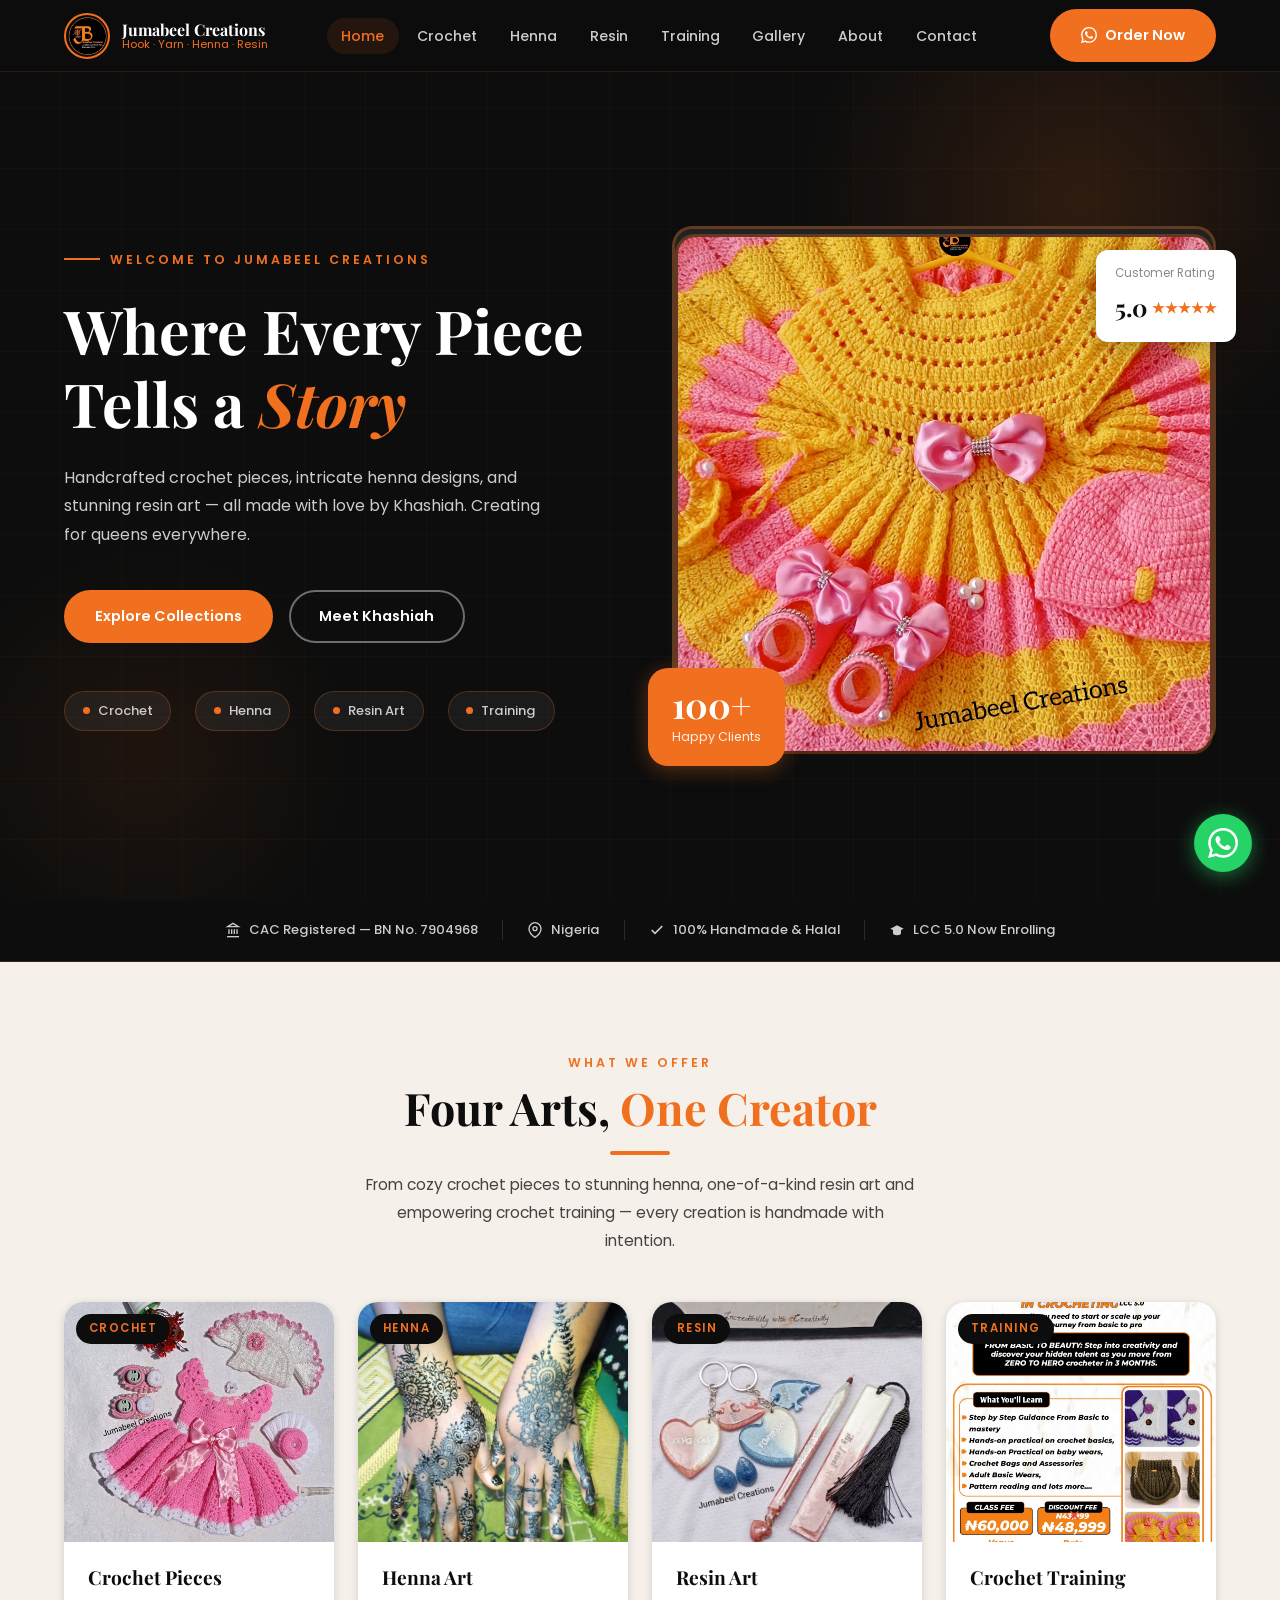
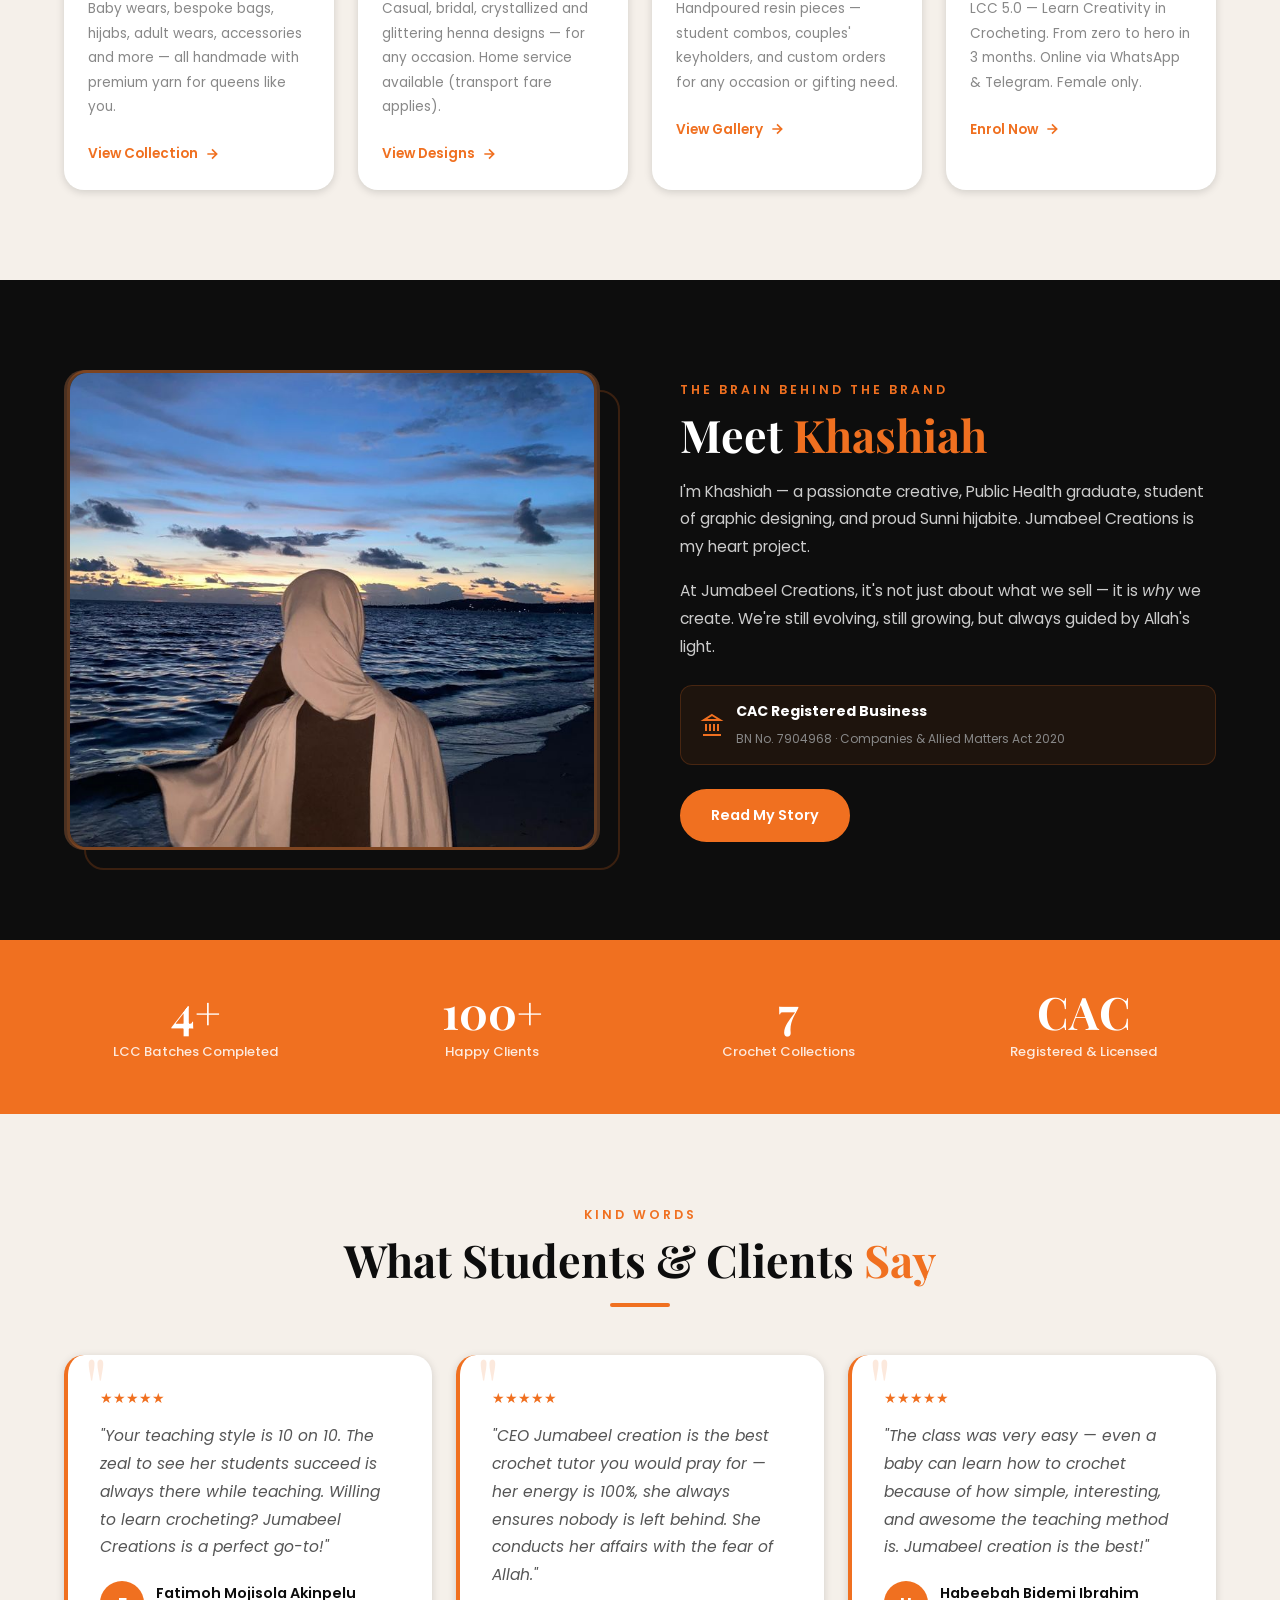
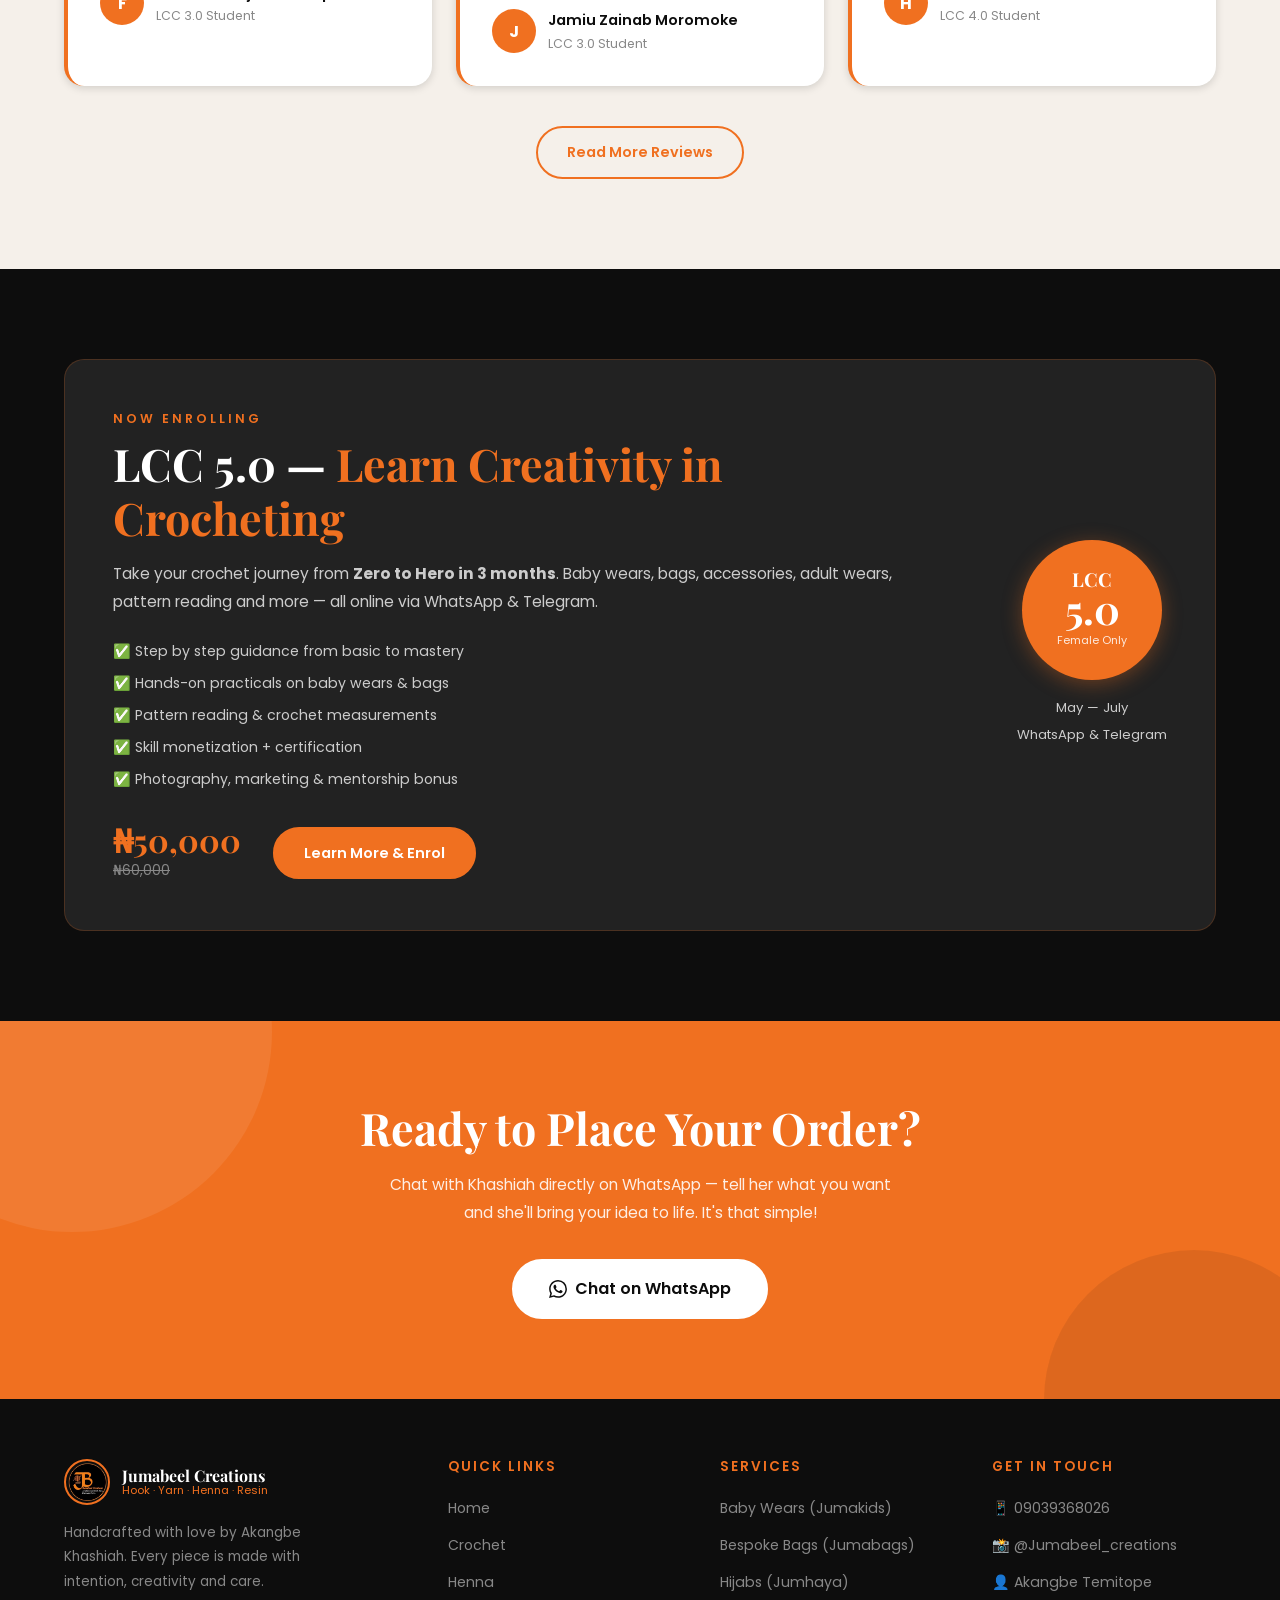
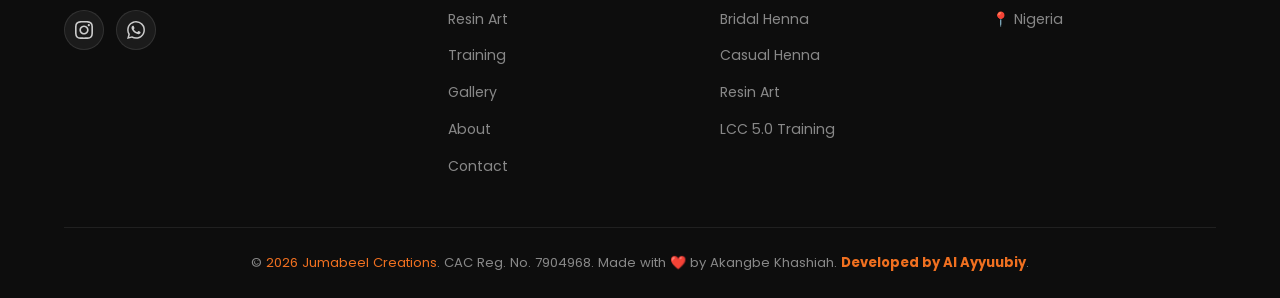
<file: index.html>
<!DOCTYPE html>
<html lang="en">
<head>
  <meta charset="UTF-8" />
  <meta name="viewport" content="width=device-width, initial-scale=1.0" />
  <meta name="description" content="Jumabeel Creations — Handcrafted crochet, henna art and resin pieces by Akangbe Khashiah. Order via WhatsApp." />
  <meta name="keywords" content="crochet Nigeria, henna Nigeria, resin art, Jumabeel Creations, handmade Nigeria" />
  <meta name="author" content="Akangbe Khashiah" />
  <meta property="og:title" content="Jumabeel Creations" />
  <meta property="og:description" content="Creativity with Hook, Yarn, Henna and Resin." />
  <meta property="og:image" content="assets/images/logo/logo.png" />
  <meta property="og:type" content="website" />
  <title>Jumabeel Creations | Hook, Yarn, Henna & Resin</title>
  <link rel="icon" type="image/png" href="assets/images/logo/logo.png" />
  <link rel="preconnect" href="https://fonts.googleapis.com" />
  <link rel="preconnect" href="https://fonts.gstatic.com" crossorigin />
  <link href="https://fonts.googleapis.com/css2?family=Playfair+Display:ital,wght@0,400;0,600;0,700;1,400&family=Poppins:wght@300;400;500;600&family=Dancing+Script:wght@600;700&display=swap" rel="stylesheet" />
  <link rel="stylesheet" href="css/style.css" />
  <link rel="stylesheet" href="css/home.css" />
</head>
<body>

  <!-- ===================== NAVBAR ===================== -->
  <nav class="navbar">
    <div class="container">
      <a href="index.html" class="nav-logo">
        <img src="assets/images/logo/logo.png" alt="Jumabeel Creations Logo" />
        <div class="nav-logo-text">
          <span class="brand-name">Jumabeel Creations</span>
          <span class="brand-tagline">Hook · Yarn · Henna · Resin</span>
        </div>
      </a>
      <ul class="nav-links">
        <li><a href="index.html" class="active">Home</a></li>
        <li><a href="crochet.html">Crochet</a></li>
        <li><a href="henna.html">Henna</a></li>
        <li><a href="resin.html">Resin</a></li>
        <li><a href="training.html">Training</a></li>
        <li><a href="gallery.html">Gallery</a></li>
        <li><a href="about.html">About</a></li>
        <li><a href="contact.html">Contact</a></li>
      </ul>
      <div class="nav-cta">
        <a href="contact.html" class="btn btn-primary">
          <svg width="16" height="16" viewBox="0 0 24 24" fill="currentColor"><path d="M17.472 14.382c-.297-.149-1.758-.867-2.03-.967-.273-.099-.471-.148-.67.15-.197.297-.767.966-.94 1.164-.173.199-.347.223-.644.075-.297-.15-1.255-.463-2.39-1.475-.883-.788-1.48-1.761-1.653-2.059-.173-.297-.018-.458.13-.606.134-.133.298-.347.446-.52.149-.174-.198-.298.298-.497.099-.198.05-.371-.025-.52-.075-.149-.669-1.612-.916-2.207-.242-.579-.487-.5-.669-.51-.173-.008-.371-.01-.57-.01-.198 0-.52.074-.792.372-.272.297-1.04 1.016-1.04 2.479 0 1.462 1.065 2.875 1.213 3.074.149.198 2.096 3.2 5.077 4.487.709.306 1.262.489 1.694.625.712.227 1.36.195 1.871.118.571-.085 1.758-.719 2.006-1.413.248-.694.248-1.289.173-1.413-.074-.124-.272-.198-.57-.347m-5.421 7.403h-.004a9.87 9.87 0 01-5.031-1.378l-.361-.214-3.741.982.998-3.648-.235-.374a9.86 9.86 0 01-1.51-5.26c.001-5.45 4.436-9.884 9.888-9.884 2.64 0 5.122 1.03 6.988 2.898a9.825 9.825 0 012.893 6.994c-.003 5.45-4.437 9.884-9.885 9.884m8.413-18.297A11.815 11.815 0 0012.05 0C5.495 0 .16 5.335.157 11.892c0 2.096.547 4.142 1.588 5.945L.057 24l6.305-1.654a11.882 11.882 0 005.683 1.448h.005c6.554 0 11.89-5.335 11.893-11.893a11.821 11.821 0 00-3.48-8.413z"/></svg>
          Order Now
        </a>
      </div>
      <button class="hamburger" aria-label="Toggle menu"><span></span><span></span><span></span></button>
    </div>
  </nav>

  <!-- Mobile Nav -->
  <div class="mobile-nav">
    <a href="index.html" class="active">Home</a>
    <a href="crochet.html">Crochet</a>
    <a href="henna.html">Henna</a>
    <a href="resin.html">Resin</a>
    <a href="training.html">Training</a>
    <a href="gallery.html">Gallery</a>
    <a href="about.html">About</a>
    <a href="contact.html">Contact</a>
    <a href="contact.html" class="btn btn-primary">Order Now</a>
  </div>

  <!-- ===================== HERO ===================== -->
  <section class="hero">
    <div class="hero-pattern"></div>
    <div class="container">
      <div class="hero-content">
        <div class="hero-eyebrow">
          <span class="line"></span>
          <span>Welcome to Jumabeel Creations</span>
        </div>
        <h1>Where Every Piece<br/>Tells a <span class="name-highlight">Story</span></h1>
        <p>Handcrafted crochet pieces, intricate henna designs, and stunning resin art — all made with love by Khashiah. Creating for queens everywhere.</p>
        <div class="hero-buttons">
          <a href="crochet.html" class="btn btn-primary">Explore Collections</a>
          <a href="about.html" class="btn btn-outline" style="color:#fff;border-color:rgba(255,255,255,0.4);">Meet Khashiah</a>
        </div>
        <div class="hero-services-row">
          <div class="hero-service-chip"><span class="dot"></span> Crochet</div>
          <div class="hero-service-chip"><span class="dot"></span> Henna</div>
          <div class="hero-service-chip"><span class="dot"></span> Resin Art</div>
          <div class="hero-service-chip"><span class="dot"></span> Training</div>
        </div>
      </div>
      <div class="hero-visual">
        
        <div class="hero-img-placeholder">
          <svg width="60" height="60" viewBox="0 0 24 24" fill="none" stroke="rgba(240,112,32,0.4)" stroke-width="1.5"><circle cx="12" cy="12" r="10"/><path d="M2 12c5-5 10 5 20 0"/><path d="M2 12c5 5 10-5 20 0"/></svg>
          <img src="assets/images/crochet/baby/jumuntaz-dress.jpg" alt="Akangbe Khashiah" class="hero-img-main" />
        </div>
        <div class="hero-badge-card">
          <div class="big-number">100+</div>
          <div class="label">Happy Clients</div>
        </div>
        <div class="hero-badge-card-2">
          <div class="rating">Customer Rating</div>
          <div class="rating-val">5.0 <span>★★★★★</span></div>
        </div>
      </div>
    </div>
  </section>

  <!-- ===================== TRUST BAR ===================== -->
  <div class="trust-bar">
    <div class="container">
      <div class="trust-items">
        <div class="trust-item">
          <svg width="16" height="16" viewBox="0 0 24 24" fill="none" stroke="currentColor" stroke-width="2"><line x1="3" y1="22" x2="21" y2="22"/><line x1="6" y1="18" x2="6" y2="11"/><line x1="10" y1="18" x2="10" y2="11"/><line x1="14" y1="18" x2="14" y2="11"/><line x1="18" y1="18" x2="18" y2="11"/><polygon points="12 2 20 7 4 7"/></svg>
          <span>CAC Registered — BN No. 7904968</span>
        </div>
        <div class="trust-divider"></div>
        <div class="trust-item">
          <svg width="16" height="16" viewBox="0 0 24 24" fill="none" stroke="currentColor" stroke-width="2"><path d="M21 10c0 7-9 13-9 13s-9-6-9-13a9 9 0 0118 0z"/><circle cx="12" cy="10" r="3"/></svg>
          <span>Nigeria</span>
        </div>
        <div class="trust-divider"></div>
        <div class="trust-item">
          <svg width="16" height="16" viewBox="0 0 24 24" fill="none" stroke="currentColor" stroke-width="2.5"><polyline points="20 6 9 17 4 12"/></svg>
          <span>100% Handmade & Halal</span>
        </div>
        <div class="trust-divider"></div>
        <div class="trust-item">
          <svg width="16" height="16" viewBox="0 0 24 24" fill="currentColor"><path d="M22 10v6M2 10l10-5 10 5-10 5z"/><path d="M6 12v5c0 2 2 3 6 3s6-1 6-3v-5"/></svg>
          <span>LCC 5.0 Now Enrolling</span>
        </div>
      </div>
    </div>
  </div>

  <!-- ===================== SERVICES OVERVIEW ===================== -->
  <section class="section services-section">
    <div class="container">
      <div class="section-heading centered" data-reveal>
        <span class="section-label">What We Offer</span>
        <h2>Four Arts, <span class="text-orange">One Creator</span></h2>
        <div class="divider centered"></div>
        <p>From cozy crochet pieces to stunning henna, one-of-a-kind resin art and empowering crochet training — every creation is handmade with intention.</p>
      </div>
      <div class="services-grid">

        <div class="service-card" data-reveal>
          <div class="service-card-img-wrap">
            <img src="assets/images/crochet/baby/jumaryam-.jpg" alt="Crochet" class="service-card-img" />
            <!-- <div class="service-card-img-placeholder"><svg width="48" height="48" viewBox="0 0 24 24" fill="none" stroke="#F07020" stroke-width="1.5"><circle cx="12" cy="12" r="10"/><path d="M2 12c5-5 10 5 20 0"/><path d="M2 12c5 5 10-5 20 0"/></svg></div> -->
            <span class="service-card-tag">Crochet</span>
          </div>
          <div class="service-card-body">
            <h3>Crochet Pieces</h3>
            <p>Baby wears, bespoke bags, hijabs, adult wears, accessories and more — all handmade with premium yarn for queens like you.</p>
            <a href="crochet.html" class="service-card-link">View Collection <svg width="16" height="16" viewBox="0 0 24 24" fill="none" stroke="currentColor" stroke-width="2.5"><path d="M5 12h14M12 5l7 7-7 7"/></svg></a>
          </div>
        </div>

        <div class="service-card" data-reveal>
          <div class="service-card-img-wrap">
            <img src="assets/images/henna/8149f6c7-b477-43f8-808e-a249a7edd23f.jpg" alt="Henna" class="service-card-img" />
            <!-- <div class="service-card-img-placeholder"><svg width="48" height="48" viewBox="0 0 24 24" fill="none" stroke="#F07020" stroke-width="1.5"><path d="M17 8C8 10 5.9 16.17 3.82 19.34a1 1 0 001.66 1.12C8 17 10.5 14.5 17 12c-.5 2.5-2 5-5 7 3-1 7-4 8-10 .5-2.5.5-5-3-9"/></svg></div> -->
            <span class="service-card-tag">Henna</span>
          </div>
          <div class="service-card-body">
            <h3>Henna Art</h3>
            <p>Casual, bridal, crystallized and glittering henna designs — for any occasion. Home service available (transport fare applies).</p>
            <a href="henna.html" class="service-card-link">View Designs <svg width="16" height="16" viewBox="0 0 24 24" fill="none" stroke="currentColor" stroke-width="2.5"><path d="M5 12h14M12 5l7 7-7 7"/></svg></a>
          </div>
        </div>

        <div class="service-card" data-reveal>
          <div class="service-card-img-wrap">
            <img src="assets/images/resin/photo_2026-06-08_08-01-10.jpg" alt="Resin" class="service-card-img" />
            <!-- <div class="service-card-img-placeholder"><svg width="48" height="48" viewBox="0 0 24 24" fill="none" stroke="#F07020" stroke-width="1.5"><polygon points="12 2 22 8.5 22 15.5 12 22 2 15.5 2 8.5 12 2"/><line x1="12" y1="22" x2="12" y2="2"/><polyline points="2 8.5 12 14 22 8.5"/></svg></div> -->
            <span class="service-card-tag">Resin</span>
          </div>
          <div class="service-card-body">
            <h3>Resin Art</h3>
            <p>Handpoured resin pieces — student combos, couples' keyholders, and custom orders for any occasion or gifting need.</p>
            <a href="resin.html" class="service-card-link">View Gallery <svg width="16" height="16" viewBox="0 0 24 24" fill="none" stroke="currentColor" stroke-width="2.5"><path d="M5 12h14M12 5l7 7-7 7"/></svg></a>
          </div>
        </div>

        <div class="service-card" data-reveal>
          <div class="service-card-img-wrap">
            <img src="assets/images/training/featured.jpg" alt="Training" class="service-card-img" />
            <!-- <div class="service-card-img-placeholder"><svg width="48" height="48" viewBox="0 0 24 24" fill="none" stroke="#F07020" stroke-width="1.5"><path d="M22 10v6M2 10l10-5 10 5-10 5z"/><path d="M6 12v5c0 2 2 3 6 3s6-1 6-3v-5"/></svg></div> -->
            <span class="service-card-tag">Training</span>
          </div>
          <div class="service-card-body">
            <h3>Crochet Training</h3>
            <p>LCC 5.0 — Learn Creativity in Crocheting. From zero to hero in 3 months. Online via WhatsApp & Telegram. Female only.</p>
            <a href="training.html" class="service-card-link">Enrol Now <svg width="16" height="16" viewBox="0 0 24 24" fill="none" stroke="currentColor" stroke-width="2.5"><path d="M5 12h14M12 5l7 7-7 7"/></svg></a>
          </div>
        </div>

      </div>
    </div>
  </section>

  <!-- ===================== ABOUT TEASER ===================== -->
  <section class="section about-teaser">
    <div class="container">
      <div class="about-teaser-img-wrap" data-reveal>
        
        <div class="about-teaser-img-placeholder">
        <img src="assets/images/about/khashiah.jpg" alt="Akangbe Khashiah" class="about-teaser-img" />
        </div>
      
      </div>
      <div class="about-teaser-content" data-reveal>
        <span class="section-label">The Brain Behind The Brand</span>
        <h2>Meet <span>Khashiah</span></h2>
        <p>I'm Khashiah — a passionate creative, Public Health graduate, student of graphic designing, and proud Sunni hijabite. Jumabeel Creations is my heart project.</p>
        <p>At Jumabeel Creations, it's not just about what we sell — it is <em>why</em> we create. We're still evolving, still growing, but always guided by Allah's light.</p>
        <div class="about-cac-badge">
          <svg width="24" height="24" viewBox="0 0 24 24" fill="none" stroke="#F07020" stroke-width="2"><line x1="3" y1="22" x2="21" y2="22"/><line x1="6" y1="18" x2="6" y2="11"/><line x1="10" y1="18" x2="10" y2="11"/><line x1="14" y1="18" x2="14" y2="11"/><line x1="18" y1="18" x2="18" y2="11"/><polygon points="12 2 20 7 4 7"/></svg>
          <div>
            <strong>CAC Registered Business</strong>
            <span>BN No. 7904968 · Companies & Allied Matters Act 2020</span>
          </div>
        </div>
        <a href="about.html" class="btn btn-primary" style="margin-top:1.5rem;">Read My Story</a>
      </div>
    </div>
  </section>

  <!-- ===================== STATS STRIP ===================== -->
  <section class="stats-strip">
    <div class="container">
      <div class="stats-grid">
        <div class="stat-item" data-reveal>
          <span class="stat-big">4+</span>
          <span class="stat-desc">LCC Batches Completed</span>
        </div>
        <div class="stat-item" data-reveal>
          <span class="stat-big">100+</span>
          <span class="stat-desc">Happy Clients</span>
        </div>
        <div class="stat-item" data-reveal>
          <span class="stat-big">7</span>
          <span class="stat-desc">Crochet Collections</span>
        </div>
        <div class="stat-item" data-reveal>
          <span class="stat-big">CAC</span>
          <span class="stat-desc">Registered & Licensed</span>
        </div>
      </div>
    </div>
  </section>

  <!-- ===================== TESTIMONIALS ===================== -->
  <section class="section testimonials-section">
    <div class="container">
      <div class="section-heading centered" data-reveal>
        <span class="section-label">Kind Words</span>
        <h2>What Students & Clients <span class="text-orange">Say</span></h2>
        <div class="divider centered"></div>
      </div>
      <div class="testimonials-grid">

        <div class="testimonial-card" data-reveal>
          <div class="stars">★★★★★</div>
          <p>"Your teaching style is 10 on 10. The zeal to see her students succeed is always there while teaching. Willing to learn crocheting? Jumabeel Creations is a perfect go-to!"</p>
          <div class="testimonial-author">
            <div class="avatar">F</div>
            <div>
              <div class="name">Fatimoh Mojisola Akinpelu</div>
              <div class="location">LCC 3.0 Student</div>
            </div>
          </div>
        </div>

        <div class="testimonial-card" data-reveal>
          <div class="stars">★★★★★</div>
          <p>"CEO Jumabeel creation is the best crochet tutor you would pray for — her energy is 100%, she always ensures nobody is left behind. She conducts her affairs with the fear of Allah."</p>
          <div class="testimonial-author">
            <div class="avatar">J</div>
            <div>
              <div class="name">Jamiu Zainab Moromoke</div>
              <div class="location">LCC 3.0 Student</div>
            </div>
          </div>
        </div>

        <div class="testimonial-card" data-reveal>
          <div class="stars">★★★★★</div>
          <p>"The class was very easy — even a baby can learn how to crochet because of how simple, interesting, and awesome the teaching method is. Jumabeel creation is the best!"</p>
          <div class="testimonial-author">
            <div class="avatar">H</div>
            <div>
              <div class="name">Habeebah Bidemi Ibrahim</div>
              <div class="location">LCC 4.0 Student</div>
            </div>
          </div>
        </div>

      </div>
      <div style="text-align:center; margin-top:2.5rem;">
        <a href="training.html" class="btn btn-outline">Read More Reviews</a>
      </div>
    </div>
  </section>

  <!-- ===================== LCC ENROL TEASER ===================== -->
  <section class="section lcc-teaser">
    <div class="container">
      <div class="lcc-teaser-inner" data-reveal>
        <div class="lcc-teaser-content">
          <span class="section-label">Now Enrolling</span>
          <h2>LCC 5.0 — <span>Learn Creativity in Crocheting</span></h2>
          <p>Take your crochet journey from <strong>Zero to Hero in 3 months</strong>. Baby wears, bags, accessories, adult wears, pattern reading and more — all online via WhatsApp & Telegram.</p>
          <ul class="lcc-perks">
            <li>✅ Step by step guidance from basic to mastery</li>
            <li>✅ Hands-on practicals on baby wears & bags</li>
            <li>✅ Pattern reading & crochet measurements</li>
            <li>✅ Skill monetization + certification</li>
            <li>✅ Photography, marketing & mentorship bonus</li>
          </ul>
          <div class="lcc-price-row">
            <div class="lcc-price">
              <span class="price-current">₦50,000</span>
              <span class="price-original">₦60,000</span>
            </div>
            <a href="training.html" class="btn btn-primary">Learn More & Enrol</a>
          </div>
        </div>
        <div class="lcc-teaser-badge">
          <div class="lcc-badge-circle">
            <span class="lcc-batch">LCC</span>
            <span class="lcc-num">5.0</span>
            <span class="lcc-sub">Female Only</span>
          </div>
          <p>May — July</p>
          <p>WhatsApp & Telegram</p>
        </div>
      </div>
    </div>
  </section>

  <!-- ===================== CTA BANNER ===================== -->
  <section class="cta-banner">
    <div class="container">
      <h2>Ready to Place Your Order?</h2>
      <p>Chat with Khashiah directly on WhatsApp — tell her what you want and she'll bring your idea to life. It's that simple!</p>
      <a href="https://wa.me/2349039368026?text=Hi%20Jumabeel%20Creations!%20I'd%20like%20to%20place%20an%20order." target="_blank" class="btn btn-white">
        <svg width="18" height="18" viewBox="0 0 24 24" fill="currentColor"><path d="M17.472 14.382c-.297-.149-1.758-.867-2.03-.967-.273-.099-.471-.148-.67.15-.197.297-.767.966-.94 1.164-.173.199-.347.223-.644.075-.297-.15-1.255-.463-2.39-1.475-.883-.788-1.48-1.761-1.653-2.059-.173-.297-.018-.458.13-.606.134-.133.298-.347.446-.52.149-.174.198-.298.298-.497.099-.198.05-.371-.025-.52-.075-.149-.669-1.612-.916-2.207-.242-.579-.487-.5-.669-.51-.173-.008-.371-.01-.57-.01-.198 0-.52.074-.792.372-.272.297-1.04 1.016-1.04 2.479 0 1.462 1.065 2.875 1.213 3.074.149.198 2.096 3.2 5.077 4.487.709.306 1.262.489 1.694.625.712.227 1.36.195 1.871.118.571-.085 1.758-.719 2.006-1.413.248-.694.248-1.289.173-1.413-.074-.124-.272-.198-.57-.347m-5.421 7.403h-.004a9.87 9.87 0 01-5.031-1.378l-.361-.214-3.741.982.998-3.648-.235-.374a9.86 9.86 0 01-1.51-5.26c.001-5.45 4.436-9.884 9.888-9.884 2.64 0 5.122 1.03 6.988 2.898a9.825 9.825 0 012.893 6.994c-.003 5.45-4.437 9.884-9.885 9.884m8.413-18.297A11.815 11.815 0 0012.05 0C5.495 0 .16 5.335.157 11.892c0 2.096.547 4.142 1.588 5.945L.057 24l6.305-1.654a11.882 11.882 0 005.683 1.448h.005c6.554 0 11.89-5.335 11.893-11.893a11.821 11.821 0 00-3.48-8.413z"/></svg>
        Chat on WhatsApp
      </a>
    </div>
  </section>

  <!-- ===================== FOOTER ===================== -->
  <footer class="footer">
    <div class="container">
      <div class="footer-grid">
        <div class="footer-brand">
          <a href="index.html" class="nav-logo">
            <img src="assets/images/logo/logo.png" alt="Jumabeel Creations" />
            <div class="nav-logo-text">
              <span class="brand-name">Jumabeel Creations</span>
              <span class="brand-tagline">Hook · Yarn · Henna · Resin</span>
            </div>
          </a>
          <p>Handcrafted with love by Akangbe Khashiah. Every piece is made with intention, creativity and care.</p>
          <div class="footer-social" style="margin-top:1rem;">
            <a href="https://instagram.com/Jumabeel_creations" class="social-icon" title="Instagram" target="_blank">
              <svg width="18" height="18" viewBox="0 0 24 24" fill="currentColor"><path d="M12 2.163c3.204 0 3.584.012 4.85.07 3.252.148 4.771 1.691 4.919 4.919.058 1.265.069 1.645.069 4.849 0 3.205-.012 3.584-.069 4.849-.149 3.225-1.664 4.771-4.919 4.919-1.266.058-1.644.07-4.85.07-3.204 0-3.584-.012-4.849-.07-3.26-.149-4.771-1.699-4.919-4.92-.058-1.265-.07-1.644-.07-4.849 0-3.204.013-3.583.07-4.849.149-3.227 1.664-4.771 4.919-4.919 1.266-.057 1.645-.069 4.849-.069zm0-2.163c-3.259 0-3.667.014-4.947.072-4.358.2-6.78 2.618-6.98 6.98-.059 1.281-.073 1.689-.073 4.948 0 3.259.014 3.668.072 4.948.2 4.358 2.618 6.78 6.98 6.98 1.281.058 1.689.072 4.948.072 3.259 0 3.668-.014 4.948-.072 4.354-.2 6.782-2.618 6.979-6.98.059-1.28.073-1.689.073-4.948 0-3.259-.014-3.667-.072-4.947-.196-4.354-2.617-6.78-6.979-6.98-1.281-.059-1.69-.073-4.949-.073zm0 5.838c-3.403 0-6.162 2.759-6.162 6.162s2.759 6.163 6.162 6.163 6.162-2.759 6.162-6.163c0-3.403-2.759-6.162-6.162-6.162zm0 10.162c-2.209 0-4-1.79-4-4 0-2.209 1.791-4 4-4s4 1.791 4 4c0 2.21-1.791 4-4 4zm6.406-11.845c-.796 0-1.441.645-1.441 1.44s.645 1.44 1.441 1.44c.795 0 1.439-.645 1.439-1.44s-.644-1.44-1.439-1.44z"/></svg>
            </a>
            <a href="https://wa.me/2349039368026" class="social-icon" title="WhatsApp" target="_blank">
              <svg width="18" height="18" viewBox="0 0 24 24" fill="currentColor"><path d="M17.472 14.382c-.297-.149-1.758-.867-2.03-.967-.273-.099-.471-.148-.67.15-.197.297-.767.966-.94 1.164-.173.199-.347.223-.644.075-.297-.15-1.255-.463-2.39-1.475-.883-.788-1.48-1.761-1.653-2.059-.173-.297-.018-.458.13-.606.134-.133.298-.347.446-.52.149-.174.198-.298.298-.497.099-.198.05-.371-.025-.52-.075-.149-.669-1.612-.916-2.207-.242-.579-.487-.5-.669-.51-.173-.008-.371-.01-.57-.01-.198 0-.52.074-.792.372-.272.297-1.04 1.016-1.04 2.479 0 1.462 1.065 2.875 1.213 3.074.149.198 2.096 3.2 5.077 4.487.709.306 1.262.489 1.694.625.712.227 1.36.195 1.871.118.571-.085 1.758-.719 2.006-1.413.248-.694.248-1.289.173-1.413-.074-.124-.272-.198-.57-.347m-5.421 7.403h-.004a9.87 9.87 0 01-5.031-1.378l-.361-.214-3.741.982.998-3.648-.235-.374a9.86 9.86 0 01-1.51-5.26c.001-5.45 4.436-9.884 9.888-9.884 2.64 0 5.122 1.03 6.988 2.898a9.825 9.825 0 012.893 6.994c-.003 5.45-4.437 9.884-9.885 9.884m8.413-18.297A11.815 11.815 0 0012.05 0C5.495 0 .16 5.335.157 11.892c0 2.096.547 4.142 1.588 5.945L.057 24l6.305-1.654a11.882 11.882 0 005.683 1.448h.005c6.554 0 11.89-5.335 11.893-11.893a11.821 11.821 0 00-3.48-8.413z"/></svg>
            </a>
          </div>
        </div>
        <div class="footer-col">
          <h4>Quick Links</h4>
          <ul>
            <li><a href="index.html">Home</a></li>
            <li><a href="crochet.html">Crochet</a></li>
            <li><a href="henna.html">Henna</a></li>
            <li><a href="resin.html">Resin Art</a></li>
            <li><a href="training.html">Training</a></li>
            <li><a href="gallery.html">Gallery</a></li>
            <li><a href="about.html">About</a></li>
            <li><a href="contact.html">Contact</a></li>
          </ul>
        </div>
        <div class="footer-col">
          <h4>Services</h4>
          <ul>
            <li><a href="crochet.html">Baby Wears (Jumakids)</a></li>
            <li><a href="crochet.html">Bespoke Bags (Jumabags)</a></li>
            <li><a href="crochet.html">Hijabs (Jumhaya)</a></li>
            <li><a href="henna.html">Bridal Henna</a></li>
            <li><a href="henna.html">Casual Henna</a></li>
            <li><a href="resin.html">Resin Art</a></li>
            <li><a href="training.html">LCC 5.0 Training</a></li>
          </ul>
        </div>
        <div class="footer-col">
          <h4>Get In Touch</h4>
          <ul>
            <li><a href="https://wa.me/2349039368026" target="_blank">📱 09039368026</a></li>
            <li><a href="https://instagram.com/Jumabeel_creations" target="_blank">📸 @Jumabeel_creations</a></li>
            <li><a href="https://facebook.com" target="_blank">👤 Akangbe Temitope</a></li>
            <li><a href="#">📍 Nigeria</a></li>
          </ul>
        </div>
      </div>
      <div class="footer-bottom">
        &copy; <span class="footer-year"></span> <span>Jumabeel Creations</span>. CAC Reg. No. 7904968. Made with ❤️ by Akangbe Khashiah. <span><b>Developed by Al Ayyuubiy</b></span>.
      </div>
    </div>
  </footer>

  <div class="whatsapp-float" title="Chat with us on WhatsApp">
    <svg viewBox="0 0 24 24"><path d="M17.472 14.382c-.297-.149-1.758-.867-2.03-.967-.273-.099-.471-.148-.67.15-.197.297-.767.966-.94 1.164-.173.199-.347.223-.644.075-.297-.15-1.255-.463-2.39-1.475-.883-.788-1.48-1.761-1.653-2.059-.173-.297-.018-.458.13-.606.134-.133.298-.347.446-.52.149-.174.198-.298.298-.497.099-.198.05-.371-.025-.52-.075-.149-.669-1.612-.916-2.207-.242-.579-.487-.5-.669-.51-.173-.008-.371-.01-.57-.01-.198 0-.52.074-.792.372-.272.297-1.04 1.016-1.04 2.479 0 1.462 1.065 2.875 1.213 3.074.149.198 2.096 3.2 5.077 4.487.709.306 1.262.489 1.694.625.712.227 1.36.195 1.871.118.571-.085 1.758-.719 2.006-1.413.248-.694.248-1.289.173-1.413-.074-.124-.272-.198-.57-.347m-5.421 7.403h-.004a9.87 9.87 0 01-5.031-1.378l-.361-.214-3.741.982.998-3.648-.235-.374a9.86 9.86 0 01-1.51-5.26c.001-5.45 4.436-9.884 9.888-9.884 2.64 0 5.122 1.03 6.988 2.898a9.825 9.825 0 012.893 6.994c-.003 5.45-4.437 9.884-9.885 9.884m8.413-18.297A11.815 11.815 0 0012.05 0C5.495 0 .16 5.335.157 11.892c0 2.096.547 4.142 1.588 5.945L.057 24l6.305-1.654a11.882 11.882 0 005.683 1.448h.005c6.554 0 11.89-5.335 11.893-11.893a11.821 11.821 0 00-3.48-8.413z"/></svg>
  </div>
  <button class="scroll-top" title="Back to top">&#8679;</button>
  <script src="js/main.js"></script>
</body>
</html>
</file>
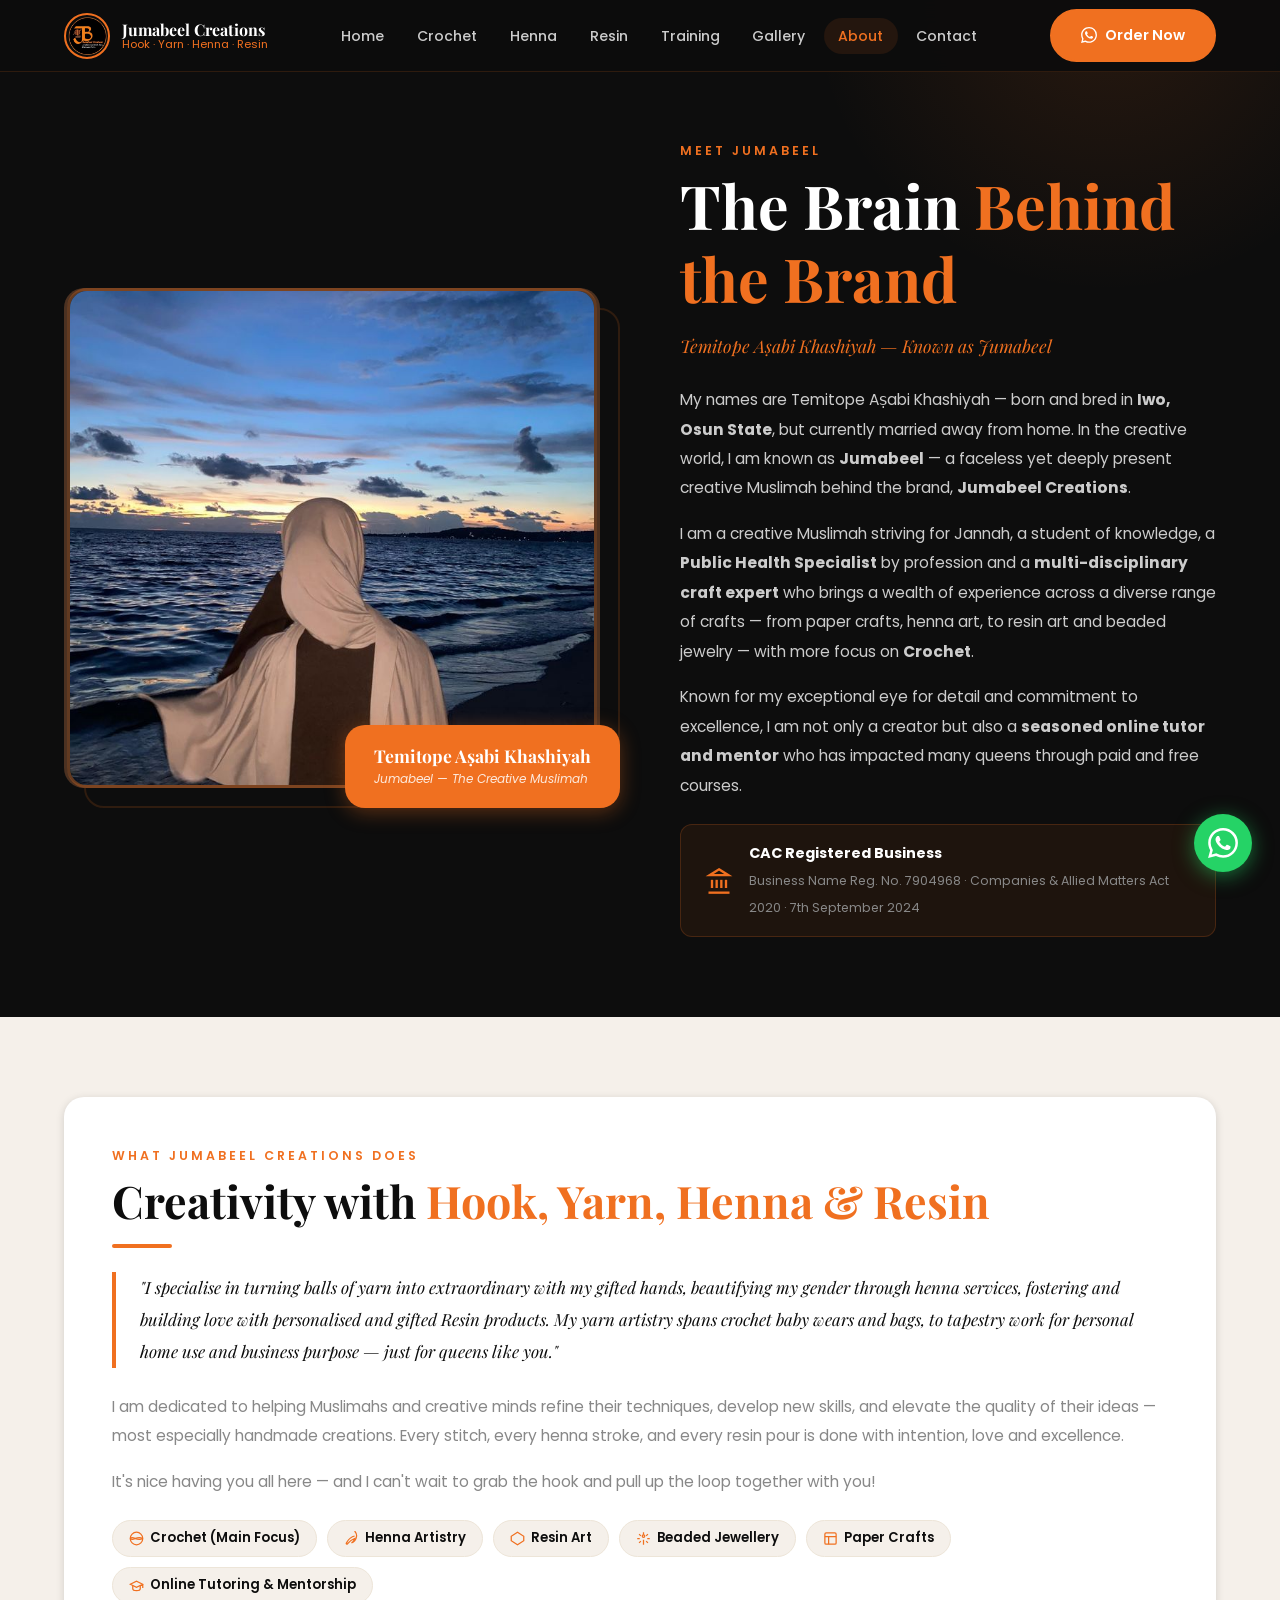
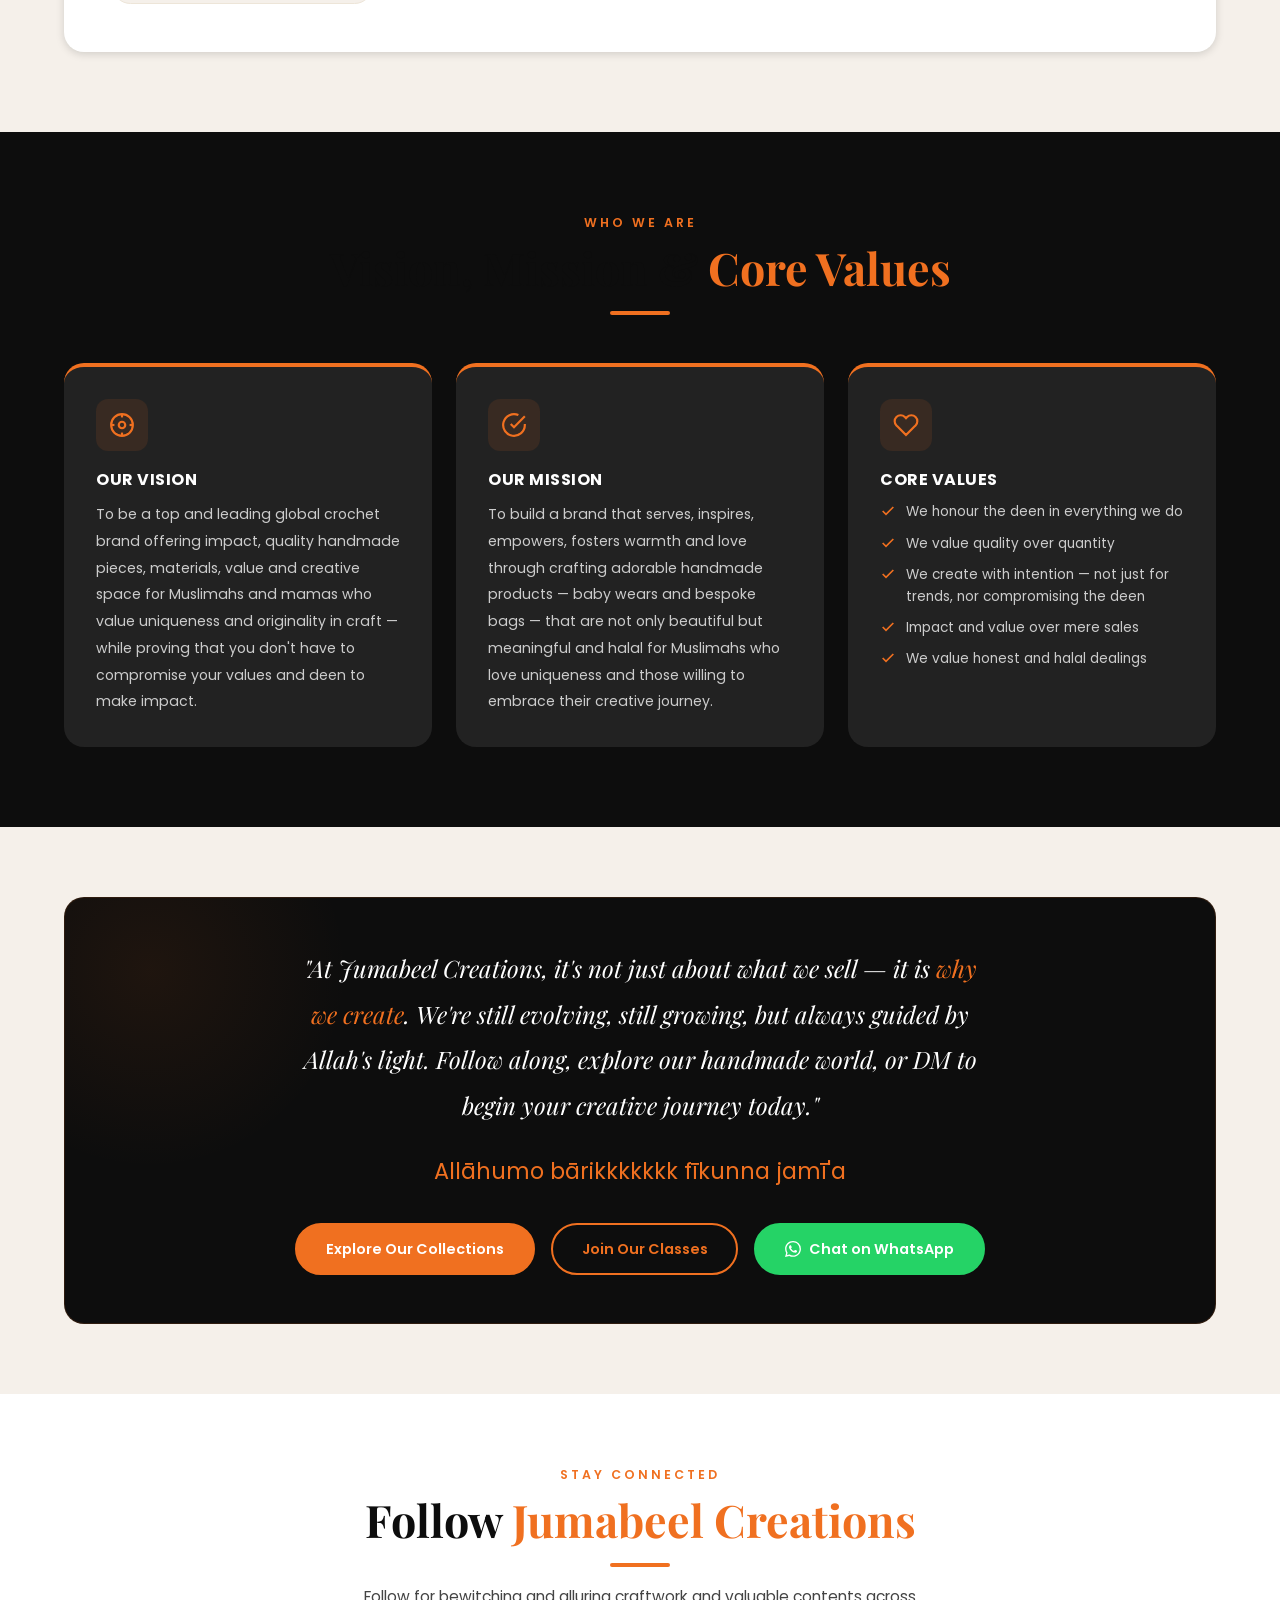
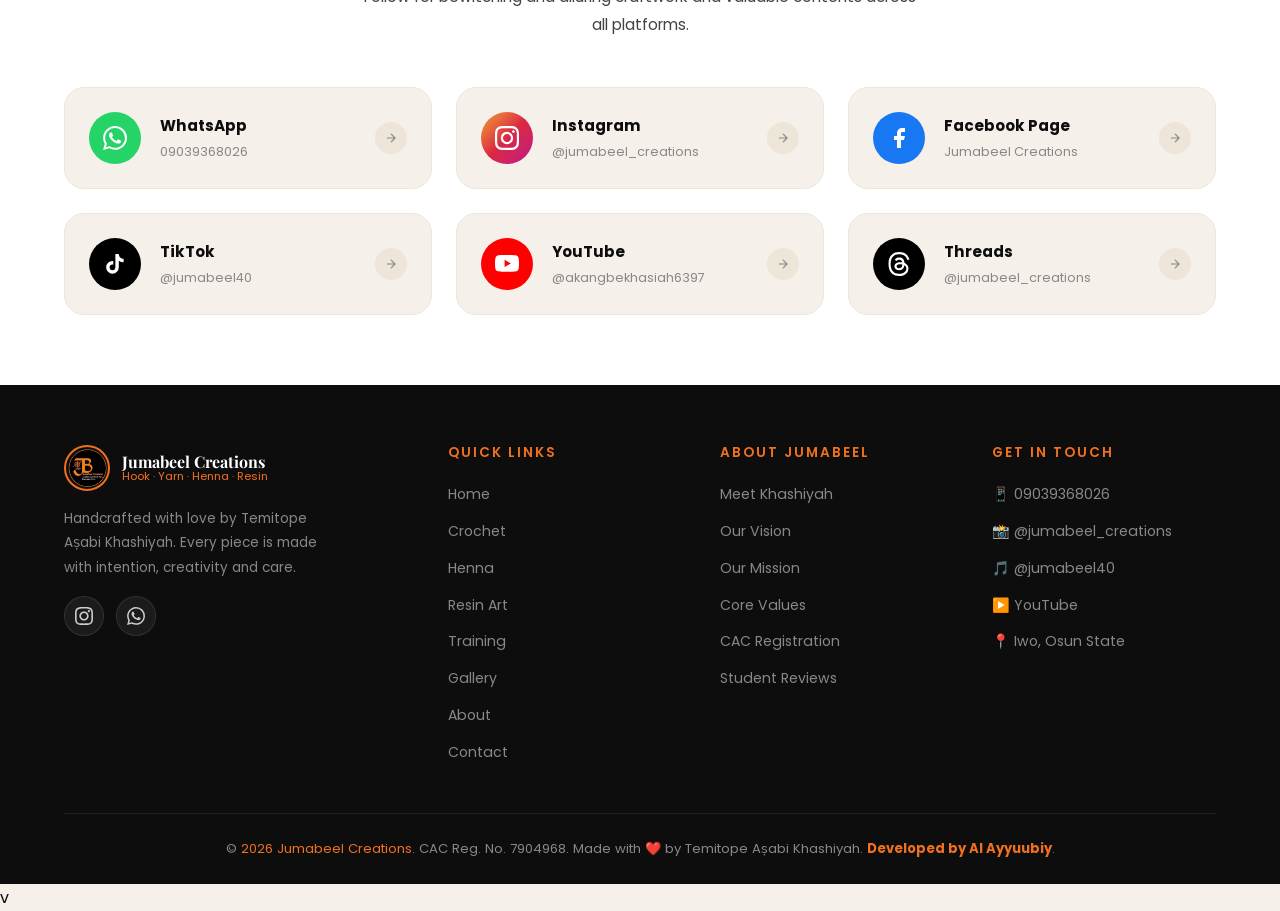
<file: about.html>
<!DOCTYPE html>
<html lang="en">
<head>
  <meta charset="UTF-8" />
  <meta name="viewport" content="width=device-width, initial-scale=1.0" />
  <meta name="description" content="Meet Jumabeel — Temitope Aṣabi Khashiyah, the creative Muslimah behind Jumabeel Creations. Crochet expert, henna artist, resin creator and online tutor." />
  <title>About | Jumabeel Creations</title>
  <link rel="icon" type="image/png" href="assets/images/logo/logo.png" />
  <link rel="preconnect" href="https://fonts.googleapis.com" />
  <link rel="preconnect" href="https://fonts.gstatic.com" crossorigin />
  <link href="https://fonts.googleapis.com/css2?family=Playfair+Display:ital,wght@0,400;0,600;0,700;1,400&family=Poppins:wght@300;400;500;600&family=Dancing+Script:wght@600;700&display=swap" rel="stylesheet" />
  <link rel="stylesheet" href="css/style.css" />
  <link rel="stylesheet" href="css/about.css" />
</head>
<body>

  <!-- NAVBAR -->
  <nav class="navbar">
    <div class="container">
      <a href="index.html" class="nav-logo">
        <img src="assets/images/logo/logo.png" alt="Jumabeel Creations Logo" />
        <div class="nav-logo-text">
          <span class="brand-name">Jumabeel Creations</span>
          <span class="brand-tagline">Hook · Yarn · Henna · Resin</span>
        </div>
      </a>
      <ul class="nav-links">
        <li><a href="index.html">Home</a></li>
        <li><a href="crochet.html">Crochet</a></li>
        <li><a href="henna.html">Henna</a></li>
        <li><a href="resin.html">Resin</a></li>
        <li><a href="training.html">Training</a></li>
        <li><a href="gallery.html">Gallery</a></li>
        <li><a href="about.html" class="active">About</a></li>
        <li><a href="contact.html">Contact</a></li>
      </ul>
      <div class="nav-cta">
        <a href="contact.html" class="btn btn-primary">
          <svg width="16" height="16" viewBox="0 0 24 24" fill="currentColor"><path d="M17.472 14.382c-.297-.149-1.758-.867-2.03-.967-.273-.099-.471-.148-.67.15-.197.297-.767.966-.94 1.164-.173.199-.347.223-.644.075-.297-.15-1.255-.463-2.39-1.475-.883-.788-1.48-1.761-1.653-2.059-.173-.297-.018-.458.13-.606.134-.133.298-.347.446-.52.149-.174.198-.298.298-.497.099-.198.05-.371-.025-.52-.075-.149-.669-1.612-.916-2.207-.242-.579-.487-.5-.669-.51-.173-.008-.371-.01-.57-.01-.198 0-.52.074-.792.372-.272.297-1.04 1.016-1.04 2.479 0 1.462 1.065 2.875 1.213 3.074.149.198 2.096 3.2 5.077 4.487.709.306 1.262.489 1.694.625.712.227 1.36.195 1.871.118.571-.085 1.758-.719 2.006-1.413.248-.694.248-1.289.173-1.413-.074-.124-.272-.198-.57-.347m-5.421 7.403h-.004a9.87 9.87 0 01-5.031-1.378l-.361-.214-3.741.982.998-3.648-.235-.374a9.86 9.86 0 01-1.51-5.26c.001-5.45 4.436-9.884 9.888-9.884 2.64 0 5.122 1.03 6.988 2.898a9.825 9.825 0 012.893 6.994c-.003 5.45-4.437 9.884-9.885 9.884m8.413-18.297A11.815 11.815 0 0012.05 0C5.495 0 .16 5.335.157 11.892c0 2.096.547 4.142 1.588 5.945L.057 24l6.305-1.654a11.882 11.882 0 005.683 1.448h.005c6.554 0 11.89-5.335 11.893-11.893a11.821 11.821 0 00-3.48-8.413z"/></svg>
          Order Now
        </a>
      </div>
      <button class="hamburger" aria-label="Toggle menu"><span></span><span></span><span></span></button>
    </div>
  </nav>

  <div class="mobile-nav">
    <a href="index.html">Home</a>
    <a href="crochet.html">Crochet</a>
    <a href="henna.html">Henna</a>
    <a href="resin.html">Resin</a>
    <a href="training.html">Training</a>
    <a href="gallery.html">Gallery</a>
    <a href="about.html" class="active">About</a>
    <a href="contact.html">Contact</a>
    <a href="contact.html" class="btn btn-primary">Order Now</a>
  </div>

  <!-- ===================== HERO ===================== -->
  <section class="about-hero">
    <div class="container">

      <!-- Photo Side -->
      <div class="about-hero-visual" data-reveal>
        <div class="about-hero-img-placeholder">
           <img src="assets/images/about/khashiah.jpg" alt="Temitope Aṣabi Khashiyah — Jumabeel Creations" class="about-hero-img" />
        </div>
        <div class="about-name-card">
          <span class="card-name">Temitope Aṣabi Khashiyah</span>
          <span class="card-role">Jumabeel — The Creative Muslimah</span>
        </div>
      </div>

      <!-- Text Side -->
      <div class="about-hero-content" data-reveal>
        <span class="section-label">Meet Jumabeel</span>
        <h1>The Brain <span>Behind the Brand</span></h1>
        <span class="full-name">Temitope Aṣabi Khashiyah — Known as Jumabeel</span>

        <p>My names are Temitope Aṣabi Khashiyah — born and bred in <strong>Iwo, Osun State</strong>, but currently married away from home. In the creative world, I am known as <strong>Jumabeel</strong> — a faceless yet deeply present creative Muslimah behind the brand, <strong>Jumabeel Creations</strong>.</p>

        <p>I am a creative Muslimah striving for Jannah, a student of knowledge, a <strong>Public Health Specialist</strong> by profession and a <strong>multi-disciplinary craft expert</strong> who brings a wealth of experience across a diverse range of crafts — from paper crafts, henna art, to resin art and beaded jewelry — with more focus on <strong>Crochet</strong>.</p>

        <p>Known for my exceptional eye for detail and commitment to excellence, I am not only a creator but also a <strong>seasoned online tutor and mentor</strong> who has impacted many queens through paid and free courses.</p>

        <div class="cac-licensed-badge">
          <svg width="28" height="28" viewBox="0 0 24 24" fill="none" stroke="#F07020" stroke-width="2"><line x1="3" y1="22" x2="21" y2="22"/><line x1="6" y1="18" x2="6" y2="11"/><line x1="10" y1="18" x2="10" y2="11"/><line x1="14" y1="18" x2="14" y2="11"/><line x1="18" y1="18" x2="18" y2="11"/><polygon points="12 2 20 7 4 7"/></svg>
          <div>
            <strong>CAC Registered Business</strong>
            <span>Business Name Reg. No. 7904968 · Companies & Allied Matters Act 2020 · 7th September 2024</span>
          </div>
        </div>
      </div>

    </div>
  </section>

  <!-- ===================== WHAT JUMABEEL DOES ===================== -->
  <section class="what-we-do">
    <div class="container">
      <div class="what-we-do-inner" data-reveal>
        <span class="section-label">What Jumabeel Creations Does</span>
        <h2>Creativity with <span>Hook, Yarn, Henna & Resin</span></h2>
        <div class="divider"></div>

        <blockquote class="brand-statement">
          "I specialise in turning balls of yarn into extraordinary with my gifted hands, beautifying my gender through henna services, fostering and building love with personalised and gifted Resin products. My yarn artistry spans crochet baby wears and bags, to tapestry work for personal home use and business purpose — just for queens like you."
        </blockquote>

        <p>I am dedicated to helping Muslimahs and creative minds refine their techniques, develop new skills, and elevate the quality of their ideas — most especially handmade creations. Every stitch, every henna stroke, and every resin pour is done with intention, love and excellence.</p>

        <p>It's nice having you all here — and I can't wait to grab the hook and pull up the loop together with you!</p>

        <div class="craft-chips">
          <span class="craft-chip">
            <svg viewBox="0 0 24 24" fill="none" stroke="currentColor" stroke-width="2"><circle cx="12" cy="12" r="10"/><path d="M2 12c5-5 10 5 20 0"/><path d="M2 12c5 5 10-5 20 0"/></svg>
            Crochet (Main Focus)
          </span>
          <span class="craft-chip">
            <svg viewBox="0 0 24 24" fill="none" stroke="currentColor" stroke-width="2"><path d="M17 8C8 10 5.9 16.17 3.82 19.34a1 1 0 001.66 1.12C8 17 10.5 14.5 17 12c-.5 2.5-2 5-5 7 3-1 7-4 8-10 .5-2.5.5-5-3-9"/></svg>
            Henna Artistry
          </span>
          <span class="craft-chip">
            <svg viewBox="0 0 24 24" fill="none" stroke="currentColor" stroke-width="2"><polygon points="12 2 22 8.5 22 15.5 12 22 2 15.5 2 8.5 12 2"/></svg>
            Resin Art
          </span>
          <span class="craft-chip">
            <svg viewBox="0 0 24 24" fill="none" stroke="currentColor" stroke-width="2"><circle cx="12" cy="8" r="2"/><path d="M12 2v4M12 14v8M4.93 4.93l2.83 2.83M16.24 16.24l2.83 2.83M2 12h4M18 12h4M4.93 19.07l2.83-2.83M16.24 7.76l2.83-2.83"/></svg>
            Beaded Jewellery
          </span>
          <span class="craft-chip">
            <svg viewBox="0 0 24 24" fill="none" stroke="currentColor" stroke-width="2"><rect x="3" y="3" width="18" height="18" rx="2"/><path d="M3 9h18M9 21V9"/></svg>
            Paper Crafts
          </span>
          <span class="craft-chip">
            <svg viewBox="0 0 24 24" fill="none" stroke="currentColor" stroke-width="2"><path d="M22 10v6M2 10l10-5 10 5-10 5z"/><path d="M6 12v5c0 2 2 3 6 3s6-1 6-3v-5"/></svg>
            Online Tutoring & Mentorship
          </span>
        </div>
      </div>
    </div>
  </section>

  <!-- ===================== VISION MISSION VALUES ===================== -->
  <section class="vmv-section">
    <div class="container">
      <div class="section-heading centered" data-reveal>
        <span class="section-label">Who We Are</span>
        <h2>Vision, Mission & <span>Core Values</span></h2>
        <div class="divider centered"></div>
      </div>

      <div class="vmv-grid">

        <!-- Vision -->
        <div class="vmv-card" data-reveal>
          <div class="vmv-card-icon">
            <svg viewBox="0 0 24 24" fill="none" stroke-width="2"><circle cx="12" cy="12" r="10"/><circle cx="12" cy="12" r="3"/><line x1="12" y1="2" x2="12" y2="5"/><line x1="12" y1="19" x2="12" y2="22"/><line x1="2" y1="12" x2="5" y2="12"/><line x1="19" y1="12" x2="22" y2="12"/></svg>
          </div>
          <h3>Our Vision</h3>
          <p>To be a top and leading global crochet brand offering impact, quality handmade pieces, materials, value and creative space for Muslimahs and mamas who value uniqueness and originality in craft — while proving that you don't have to compromise your values and deen to make impact.</p>
        </div>

        <!-- Mission -->
        <div class="vmv-card" data-reveal>
          <div class="vmv-card-icon">
            <svg viewBox="0 0 24 24" fill="none" stroke-width="2"><path d="M22 11.08V12a10 10 0 11-5.93-9.14"/><polyline points="22 4 12 14.01 9 11.01"/></svg>
          </div>
          <h3>Our Mission</h3>
          <p>To build a brand that serves, inspires, empowers, fosters warmth and love through crafting adorable handmade products — baby wears and bespoke bags — that are not only beautiful but meaningful and halal for Muslimahs who love uniqueness and those willing to embrace their creative journey.</p>
        </div>

        <!-- Core Values -->
        <div class="vmv-card" data-reveal>
          <div class="vmv-card-icon">
            <svg viewBox="0 0 24 24" fill="none" stroke-width="2"><path d="M20.84 4.61a5.5 5.5 0 00-7.78 0L12 5.67l-1.06-1.06a5.5 5.5 0 00-7.78 7.78l1.06 1.06L12 21.23l7.78-7.78 1.06-1.06a5.5 5.5 0 000-7.78z"/></svg>
          </div>
          <h3>Core Values</h3>
          <ul class="values-list">
            <li>
              <svg viewBox="0 0 24 24" fill="none" stroke-width="2.5"><polyline points="20 6 9 17 4 12"/></svg>
              We honour the deen in everything we do
            </li>
            <li>
              <svg viewBox="0 0 24 24" fill="none" stroke-width="2.5"><polyline points="20 6 9 17 4 12"/></svg>
              We value quality over quantity
            </li>
            <li>
              <svg viewBox="0 0 24 24" fill="none" stroke-width="2.5"><polyline points="20 6 9 17 4 12"/></svg>
              We create with intention — not just for trends, nor compromising the deen
            </li>
            <li>
              <svg viewBox="0 0 24 24" fill="none" stroke-width="2.5"><polyline points="20 6 9 17 4 12"/></svg>
              Impact and value over mere sales
            </li>
            <li>
              <svg viewBox="0 0 24 24" fill="none" stroke-width="2.5"><polyline points="20 6 9 17 4 12"/></svg>
              We value honest and halal dealings
            </li>
          </ul>
        </div>

      </div>
    </div>
  </section>

  <!-- ===================== CLOSING STATEMENT ===================== -->
  <section class="closing-section">
    <div class="container">
      <div class="closing-inner" data-reveal>
        <p class="closing-quote">
          "At Jumabeel Creations, it's not just about what we sell — it is <span>why we create</span>. We're still evolving, still growing, but always guided by Allah's light. Follow along, explore our handmade world, or DM to begin your creative journey today."
        </p>
        <span class="closing-dua">Allāhumo bārikkkkkkk fīkunna jamī'a</span>
        <div style="display:flex;justify-content:center;gap:1rem;flex-wrap:wrap;">
          <a href="crochet.html" class="btn btn-primary">Explore Our Collections</a>
          <a href="training.html" class="btn btn-outline">Join Our Classes</a>
          <a href="https://wa.me/2349039368026" target="_blank" class="btn btn-whatsapp">
            <svg width="16" height="16" viewBox="0 0 24 24" fill="currentColor"><path d="M17.472 14.382c-.297-.149-1.758-.867-2.03-.967-.273-.099-.471-.148-.67.15-.197.297-.767.966-.94 1.164-.173.199-.347.223-.644.075-.297-.15-1.255-.463-2.39-1.475-.883-.788-1.48-1.761-1.653-2.059-.173-.297-.018-.458.13-.606.134-.133.298-.347.446-.52.149-.174.198-.298.298-.497.099-.198.05-.371-.025-.52-.075-.149-.669-1.612-.916-2.207-.242-.579-.487-.5-.669-.51-.173-.008-.371-.01-.57-.01-.198 0-.52.074-.792.372-.272.297-1.04 1.016-1.04 2.479 0 1.462 1.065 2.875 1.213 3.074.149.198 2.096 3.2 5.077 4.487.709.306 1.262.489 1.694.625.712.227 1.36.195 1.871.118.571-.085 1.758-.719 2.006-1.413.248-.694.248-1.289.173-1.413-.074-.124-.272-.198-.57-.347m-5.421 7.403h-.004a9.87 9.87 0 01-5.031-1.378l-.361-.214-3.741.982.998-3.648-.235-.374a9.86 9.86 0 01-1.51-5.26c.001-5.45 4.436-9.884 9.888-9.884 2.64 0 5.122 1.03 6.988 2.898a9.825 9.825 0 012.893 6.994c-.003 5.45-4.437 9.884-9.885 9.884m8.413-18.297A11.815 11.815 0 0012.05 0C5.495 0 .16 5.335.157 11.892c0 2.096.547 4.142 1.588 5.945L.057 24l6.305-1.654a11.882 11.882 0 005.683 1.448h.005c6.554 0 11.89-5.335 11.893-11.893a11.821 11.821 0 00-3.48-8.413z"/></svg>
            Chat on WhatsApp
          </a>
        </div>
      </div>
    </div>
  </section>

  <!-- ===================== SOCIAL LINKS ===================== -->
  <section class="social-section">
    <div class="container">
      <div class="section-heading centered" data-reveal>
        <span class="section-label">Stay Connected</span>
        <h2>Follow <span>Jumabeel Creations</span></h2>
        <div class="divider centered"></div>
        <p>Follow for bewitching and alluring craftwork and valuable contents across all platforms.</p>
      </div>

      <div class="social-grid">

        <!-- WhatsApp -->
        <a href="https://wa.me/c/2349039368026" target="_blank" class="social-card" data-reveal>
          <div class="social-card-icon wa">
            <svg viewBox="0 0 24 24"><path d="M17.472 14.382c-.297-.149-1.758-.867-2.03-.967-.273-.099-.471-.148-.67.15-.197.297-.767.966-.94 1.164-.173.199-.347.223-.644.075-.297-.15-1.255-.463-2.39-1.475-.883-.788-1.48-1.761-1.653-2.059-.173-.297-.018-.458.13-.606.134-.133.298-.347.446-.52.149-.174.198-.298.298-.497.099-.198.05-.371-.025-.52-.075-.149-.669-1.612-.916-2.207-.242-.579-.487-.5-.669-.51-.173-.008-.371-.01-.57-.01-.198 0-.52.074-.792.372-.272.297-1.04 1.016-1.04 2.479 0 1.462 1.065 2.875 1.213 3.074.149.198 2.096 3.2 5.077 4.487.709.306 1.262.489 1.694.625.712.227 1.36.195 1.871.118.571-.085 1.758-.719 2.006-1.413.248-.694.248-1.289.173-1.413-.074-.124-.272-.198-.57-.347m-5.421 7.403h-.004a9.87 9.87 0 01-5.031-1.378l-.361-.214-3.741.982.998-3.648-.235-.374a9.86 9.86 0 01-1.51-5.26c.001-5.45 4.436-9.884 9.888-9.884 2.64 0 5.122 1.03 6.988 2.898a9.825 9.825 0 012.893 6.994c-.003 5.45-4.437 9.884-9.885 9.884m8.413-18.297A11.815 11.815 0 0012.05 0C5.495 0 .16 5.335.157 11.892c0 2.096.547 4.142 1.588 5.945L.057 24l6.305-1.654a11.882 11.882 0 005.683 1.448h.005c6.554 0 11.89-5.335 11.893-11.893a11.821 11.821 0 00-3.48-8.413z"/></svg>
          </div>
          <div class="social-card-info">
            <span class="platform">WhatsApp</span>
            <span class="handle">09039368026</span>
          </div>
          <div class="social-card-arrow"><svg viewBox="0 0 24 24" fill="none" stroke-width="2"><path d="M5 12h14M12 5l7 7-7 7"/></svg></div>
        </a>

        <!-- Instagram -->
        <a href="https://www.instagram.com/jumabeel_creations" target="_blank" class="social-card" data-reveal>
          <div class="social-card-icon ig">
            <svg viewBox="0 0 24 24"><path d="M12 2.163c3.204 0 3.584.012 4.85.07 3.252.148 4.771 1.691 4.919 4.919.058 1.265.069 1.645.069 4.849 0 3.205-.012 3.584-.069 4.849-.149 3.225-1.664 4.771-4.919 4.919-1.266.058-1.644.07-4.85.07-3.204 0-3.584-.012-4.849-.07-3.26-.149-4.771-1.699-4.919-4.92-.058-1.265-.07-1.644-.07-4.849 0-3.204.013-3.583.07-4.849.149-3.227 1.664-4.771 4.919-4.919 1.266-.057 1.645-.069 4.849-.069zm0-2.163c-3.259 0-3.667.014-4.947.072-4.358.2-6.78 2.618-6.98 6.98-.059 1.281-.073 1.689-.073 4.948 0 3.259.014 3.668.072 4.948.2 4.358 2.618 6.78 6.98 6.98 1.281.058 1.689.072 4.948.072 3.259 0 3.668-.014 4.948-.072 4.354-.2 6.782-2.618 6.979-6.98.059-1.28.073-1.689.073-4.948 0-3.259-.014-3.667-.072-4.947-.196-4.354-2.617-6.78-6.979-6.98-1.281-.059-1.69-.073-4.949-.073zm0 5.838c-3.403 0-6.162 2.759-6.162 6.162s2.759 6.163 6.162 6.163 6.162-2.759 6.162-6.163c0-3.403-2.759-6.162-6.162-6.162zm0 10.162c-2.209 0-4-1.79-4-4 0-2.209 1.791-4 4-4s4 1.791 4 4c0 2.21-1.791 4-4 4zm6.406-11.845c-.796 0-1.441.645-1.441 1.44s.645 1.44 1.441 1.44c.795 0 1.439-.645 1.439-1.44s-.644-1.44-1.439-1.44z"/></svg>
          </div>
          <div class="social-card-info">
            <span class="platform">Instagram</span>
            <span class="handle">@jumabeel_creations</span>
          </div>
          <div class="social-card-arrow"><svg viewBox="0 0 24 24" fill="none" stroke-width="2"><path d="M5 12h14M12 5l7 7-7 7"/></svg></div>
        </a>

        <!-- Facebook -->
        <a href="https://www.facebook.com/profile.php?id=100087948627695" target="_blank" class="social-card" data-reveal>
          <div class="social-card-icon fb">
            <svg viewBox="0 0 24 24"><path d="M18 2h-3a5 5 0 00-5 5v3H7v4h3v8h4v-8h3l1-4h-4V7a1 1 0 011-1h3z"/></svg>
          </div>
          <div class="social-card-info">
            <span class="platform">Facebook Page</span>
            <span class="handle">Jumabeel Creations</span>
          </div>
          <div class="social-card-arrow"><svg viewBox="0 0 24 24" fill="none" stroke-width="2"><path d="M5 12h14M12 5l7 7-7 7"/></svg></div>
        </a>

        <!-- TikTok -->
        <a href="https://www.tiktok.com/@jumabeel40" target="_blank" class="social-card" data-reveal>
          <div class="social-card-icon tk">
            <svg viewBox="0 0 24 24"><path d="M19.59 6.69a4.83 4.83 0 01-3.77-4.25V2h-3.45v13.67a2.89 2.89 0 01-2.88 2.5 2.89 2.89 0 01-2.89-2.89 2.89 2.89 0 012.89-2.89c.28 0 .54.04.79.1V9.01a6.33 6.33 0 00-.79-.05 6.34 6.34 0 00-6.34 6.34 6.34 6.34 0 006.34 6.34 6.34 6.34 0 006.33-6.34V8.75a8.15 8.15 0 004.78 1.53V6.83a4.85 4.85 0 01-1.01-.14z"/></svg>
          </div>
          <div class="social-card-info">
            <span class="platform">TikTok</span>
            <span class="handle">@jumabeel40</span>
          </div>
          <div class="social-card-arrow"><svg viewBox="0 0 24 24" fill="none" stroke-width="2"><path d="M5 12h14M12 5l7 7-7 7"/></svg></div>
        </a>

        <!-- YouTube -->
        <a href="https://youtube.com/@akangbekhasiah6397" target="_blank" class="social-card" data-reveal>
          <div class="social-card-icon yt">
            <svg viewBox="0 0 16 16"><path d="M8.051 1.999h.089c.822.003 4.987.033 6.11.335a2.01 2.01 0 0 1 1.415 1.42c.101.38.172.883.22 1.402l.01.104.022.26.008.104c.065.914.073 1.77.074 1.957v.075c-.001.194-.01 1.108-.082 2.06l-.008.105-.009.104c-.05.572-.124 1.14-.235 1.558a2.01 2.01 0 0 1-1.415 1.42c-1.16.312-5.569.334-6.18.335h-.142c-.309 0-1.587-.006-2.927-.052l-.17-.006-.087-.004-.171-.007-.171-.007c-1.11-.049-2.167-.128-2.654-.26a2.01 2.01 0 0 1-1.415-1.419c-.111-.417-.185-.986-.235-1.558L.09 9.82l-.008-.104A31 31 0 0 1 0 7.68v-.123c.002-.215.01-.958.064-1.778l.007-.103.003-.052.008-.104.022-.26.01-.104c.048-.519.119-1.023.22-1.402a2.01 2.01 0 0 1 1.415-1.42c.487-.13 1.544-.21 2.654-.26l.17-.007.172-.006.086-.003.171-.007A100 100 0 0 1 7.858 2zM6.4 5.209v4.818l4.157-2.408z"/></svg>
          </div>
          <div class="social-card-info">
            <span class="platform">YouTube</span>
            <span class="handle">@akangbekhasiah6397</span>
          </div>
          <div class="social-card-arrow"><svg viewBox="0 0 24 24" fill="none" stroke-width="2"><path d="M5 12h14M12 5l7 7-7 7"/></svg></div>
        </a>

        <!-- Threads -->
        <a href="https://www.threads.net/@jumabeel_creations" target="_blank" class="social-card" data-reveal>
          <div class="social-card-icon th">
            <svg viewBox="0 0 16 16"><path d="M6.321 6.016c-.27-.18-1.166-.802-1.166-.802.756-1.081 1.753-1.502 3.132-1.502.975 0 1.803.327 2.394.948s.928 1.509 1.005 2.644q.492.207.905.484c1.109.745 1.719 1.86 1.719 3.137 0 2.716-2.226 5.075-6.256 5.075C4.594 16 1 13.987 1 7.994 1 2.034 4.482 0 8.044 0 9.69 0 13.55.243 15 5.036l-1.36.353C12.516 1.974 10.163 1.43 8.006 1.43c-3.565 0-5.582 2.171-5.582 6.79 0 4.143 2.254 6.343 5.63 6.343 2.777 0 4.847-1.443 4.847-3.556 0-1.438-1.208-2.127-1.27-2.127-.236 1.234-.868 3.31-3.644 3.31-1.618 0-3.013-1.118-3.013-2.582 0-2.09 1.984-2.847 3.55-2.847.586 0 1.294.04 1.663.114 0-.637-.54-1.728-1.9-1.728-1.25 0-1.566.405-1.967.868ZM8.716 8.19c-2.04 0-2.304.87-2.304 1.416 0 .878 1.043 1.168 1.6 1.168 1.02 0 2.067-.282 2.232-2.423a6.2 6.2 0 0 0-1.528-.161"/></svg>
          </div>
          <div class="social-card-info">
            <span class="platform">Threads</span>
            <span class="handle">@jumabeel_creations</span>
          </div>
          <div class="social-card-arrow"><svg viewBox="0 0 24 24" fill="none" stroke-width="2"><path d="M5 12h14M12 5l7 7-7 7"/></svg></div>
        </a>

      </div>
    </div>
  </section>

  <!-- FOOTER -->
  <footer class="footer">
    <div class="container">
      <div class="footer-grid">
        <div class="footer-brand">
          <a href="index.html" class="nav-logo">
            <img src="assets/images/logo/logo.png" alt="Jumabeel Creations" />
            <div class="nav-logo-text">
              <span class="brand-name">Jumabeel Creations</span>
              <span class="brand-tagline">Hook · Yarn · Henna · Resin</span>
            </div>
          </a>
          <p>Handcrafted with love by Temitope Aṣabi Khashiyah. Every piece is made with intention, creativity and care.</p>
          <div class="footer-social" style="margin-top:1rem;">
            <a href="https://instagram.com/jumabeel_creations" class="social-icon" target="_blank" title="Instagram">
              <svg width="18" height="18" viewBox="0 0 24 24" fill="currentColor"><path d="M12 2.163c3.204 0 3.584.012 4.85.07 3.252.148 4.771 1.691 4.919 4.919.058 1.265.069 1.645.069 4.849 0 3.205-.012 3.584-.069 4.849-.149 3.225-1.664 4.771-4.919 4.919-1.266.058-1.644.07-4.85.07-3.204 0-3.584-.012-4.849-.07-3.26-.149-4.771-1.699-4.919-4.92-.058-1.265-.07-1.644-.07-4.849 0-3.204.013-3.583.07-4.849.149-3.227 1.664-4.771 4.919-4.919 1.266-.057 1.645-.069 4.849-.069zm0-2.163c-3.259 0-3.667.014-4.947.072-4.358.2-6.78 2.618-6.98 6.98-.059 1.281-.073 1.689-.073 4.948 0 3.259.014 3.668.072 4.948.2 4.358 2.618 6.78 6.98 6.98 1.281.058 1.689.072 4.948.072 3.259 0 3.668-.014 4.948-.072 4.354-.2 6.782-2.618 6.979-6.98.059-1.28.073-1.689.073-4.948 0-3.259-.014-3.667-.072-4.947-.196-4.354-2.617-6.78-6.979-6.98-1.281-.059-1.69-.073-4.949-.073zm0 5.838c-3.403 0-6.162 2.759-6.162 6.162s2.759 6.163 6.162 6.163 6.162-2.759 6.162-6.163c0-3.403-2.759-6.162-6.162-6.162zm0 10.162c-2.209 0-4-1.79-4-4 0-2.209 1.791-4 4-4s4 1.791 4 4c0 2.21-1.791 4-4 4zm6.406-11.845c-.796 0-1.441.645-1.441 1.44s.645 1.44 1.441 1.44c.795 0 1.439-.645 1.439-1.44s-.644-1.44-1.439-1.44z"/></svg>
            </a>
            <a href="https://wa.me/2349039368026" class="social-icon" target="_blank" title="WhatsApp">
              <svg width="18" height="18" viewBox="0 0 24 24" fill="currentColor"><path d="M17.472 14.382c-.297-.149-1.758-.867-2.03-.967-.273-.099-.471-.148-.67.15-.197.297-.767.966-.94 1.164-.173.199-.347.223-.644.075-.297-.15-1.255-.463-2.39-1.475-.883-.788-1.48-1.761-1.653-2.059-.173-.297-.018-.458.13-.606.134-.133.298-.347.446-.52.149-.174.198-.298.298-.497.099-.198.05-.371-.025-.52-.075-.149-.669-1.612-.916-2.207-.242-.579-.487-.5-.669-.51-.173-.008-.371-.01-.57-.01-.198 0-.52.074-.792.372-.272.297-1.04 1.016-1.04 2.479 0 1.462 1.065 2.875 1.213 3.074.149.198 2.096 3.2 5.077 4.487.709.306 1.262.489 1.694.625.712.227 1.36.195 1.871.118.571-.085 1.758-.719 2.006-1.413.248-.694.248-1.289.173-1.413-.074-.124-.272-.198-.57-.347m-5.421 7.403h-.004a9.87 9.87 0 01-5.031-1.378l-.361-.214-3.741.982.998-3.648-.235-.374a9.86 9.86 0 01-1.51-5.26c.001-5.45 4.436-9.884 9.888-9.884 2.64 0 5.122 1.03 6.988 2.898a9.825 9.825 0 012.893 6.994c-.003 5.45-4.437 9.884-9.885 9.884m8.413-18.297A11.815 11.815 0 0012.05 0C5.495 0 .16 5.335.157 11.892c0 2.096.547 4.142 1.588 5.945L.057 24l6.305-1.654a11.882 11.882 0 005.683 1.448h.005c6.554 0 11.89-5.335 11.893-11.893a11.821 11.821 0 00-3.48-8.413z"/></svg>
            </a>
          </div>
        </div>
        <div class="footer-col">
          <h4>Quick Links</h4>
          <ul>
            <li><a href="index.html">Home</a></li>
            <li><a href="crochet.html">Crochet</a></li>
            <li><a href="henna.html">Henna</a></li>
            <li><a href="resin.html">Resin Art</a></li>
            <li><a href="training.html">Training</a></li>
            <li><a href="gallery.html">Gallery</a></li>
            <li><a href="about.html">About</a></li>
            <li><a href="contact.html">Contact</a></li>
          </ul>
        </div>
        <div class="footer-col">
          <h4>About Jumabeel</h4>
          <ul>
            <li><a href="about.html">Meet Khashiyah</a></li>
            <li><a href="about.html">Our Vision</a></li>
            <li><a href="about.html">Our Mission</a></li>
            <li><a href="about.html">Core Values</a></li>
            <li><a href="about.html">CAC Registration</a></li>
            <li><a href="training.html">Student Reviews</a></li>
          </ul>
        </div>
        <div class="footer-col">
          <h4>Get In Touch</h4>
          <ul>
            <li><a href="https://wa.me/2349039368026" target="_blank">📱 09039368026</a></li>
            <li><a href="https://instagram.com/jumabeel_creations" target="_blank">📸 @jumabeel_creations</a></li>
            <li><a href="https://www.tiktok.com/@jumabeel40" target="_blank">🎵 @jumabeel40</a></li>
            <li><a href="https://youtube.com/@akangbekhasiah6397" target="_blank">▶️ YouTube</a></li>
            <li><a href="#">📍 Iwo, Osun State</a></li>
          </ul>
        </div>
      </div>
      <div class="footer-bottom">
        &copy; <span class="footer-year"></span> <span>Jumabeel Creations</span>. CAC Reg. No. 7904968. Made with ❤️ by Temitope Aṣabi Khashiyah. <span><b>Developed by Al Ayyuubiy</b></span>.
      </div>
    </div>
  </footer>

  <div class="whatsapp-float" title="Chat with us on WhatsApp">
    <svg viewBox="0 0 24 24"><path d="M17.472 14.382c-.297-.149-1.758-.867-2.03-.967-.273-.099-.471-.148-.67.15-.197.297-.767.966-.94 1.164-.173.199-.347.223-.644.075-.297-.15-1.255-.463-2.39-1.475-.883-.788-1.48-1.761-1.653-2.059-.173-.297-.018-.458.13-.606.134-.133.298-.347.446-.52.149-.174.198-.298.298-.497.099-.198.05-.371-.025-.52-.075-.149-.669-1.612-.916-2.207-.242-.579-.487-.5-.669-.51-.173-.008-.371-.01-.57-.01-.198 0-.52.074-.792.372-.272.297-1.04 1.016-1.04 2.479 0 1.462 1.065 2.875 1.213 3.074.149.198 2.096 3.2 5.077 4.487.709.306 1.262.489 1.694.625.712.227 1.36.195 1.871.118.571-.085 1.758-.719 2.006-1.413.248-.694.248-1.289.173-1.413-.074-.124-.272-.198-.57-.347m-5.421 7.403h-.004a9.87 9.87 0 01-5.031-1.378l-.361-.214-3.741.982.998-3.648-.235-.374a9.86 9.86 0 01-1.51-5.26c.001-5.45 4.436-9.884 9.888-9.884 2.64 0 5.122 1.03 6.988 2.898a9.825 9.825 0 012.893 6.994c-.003 5.45-4.437 9.884-9.885 9.884m8.413-18.297A11.815 11.815 0 0012.05 0C5.495 0 .16 5.335.157 11.892c0 2.096.547 4.142 1.588 5.945L.057 24l6.305-1.654a11.882 11.882 0 005.683 1.448h.005c6.554 0 11.89-5.335 11.893-11.893a11.821 11.821 0 00-3.48-8.413z"/></svg>
  </div>
  <button class="scroll-top" title="Back to top">&#8679;</button>

  <script src="js/main.js"></script>
</body>
</html>v
</file>
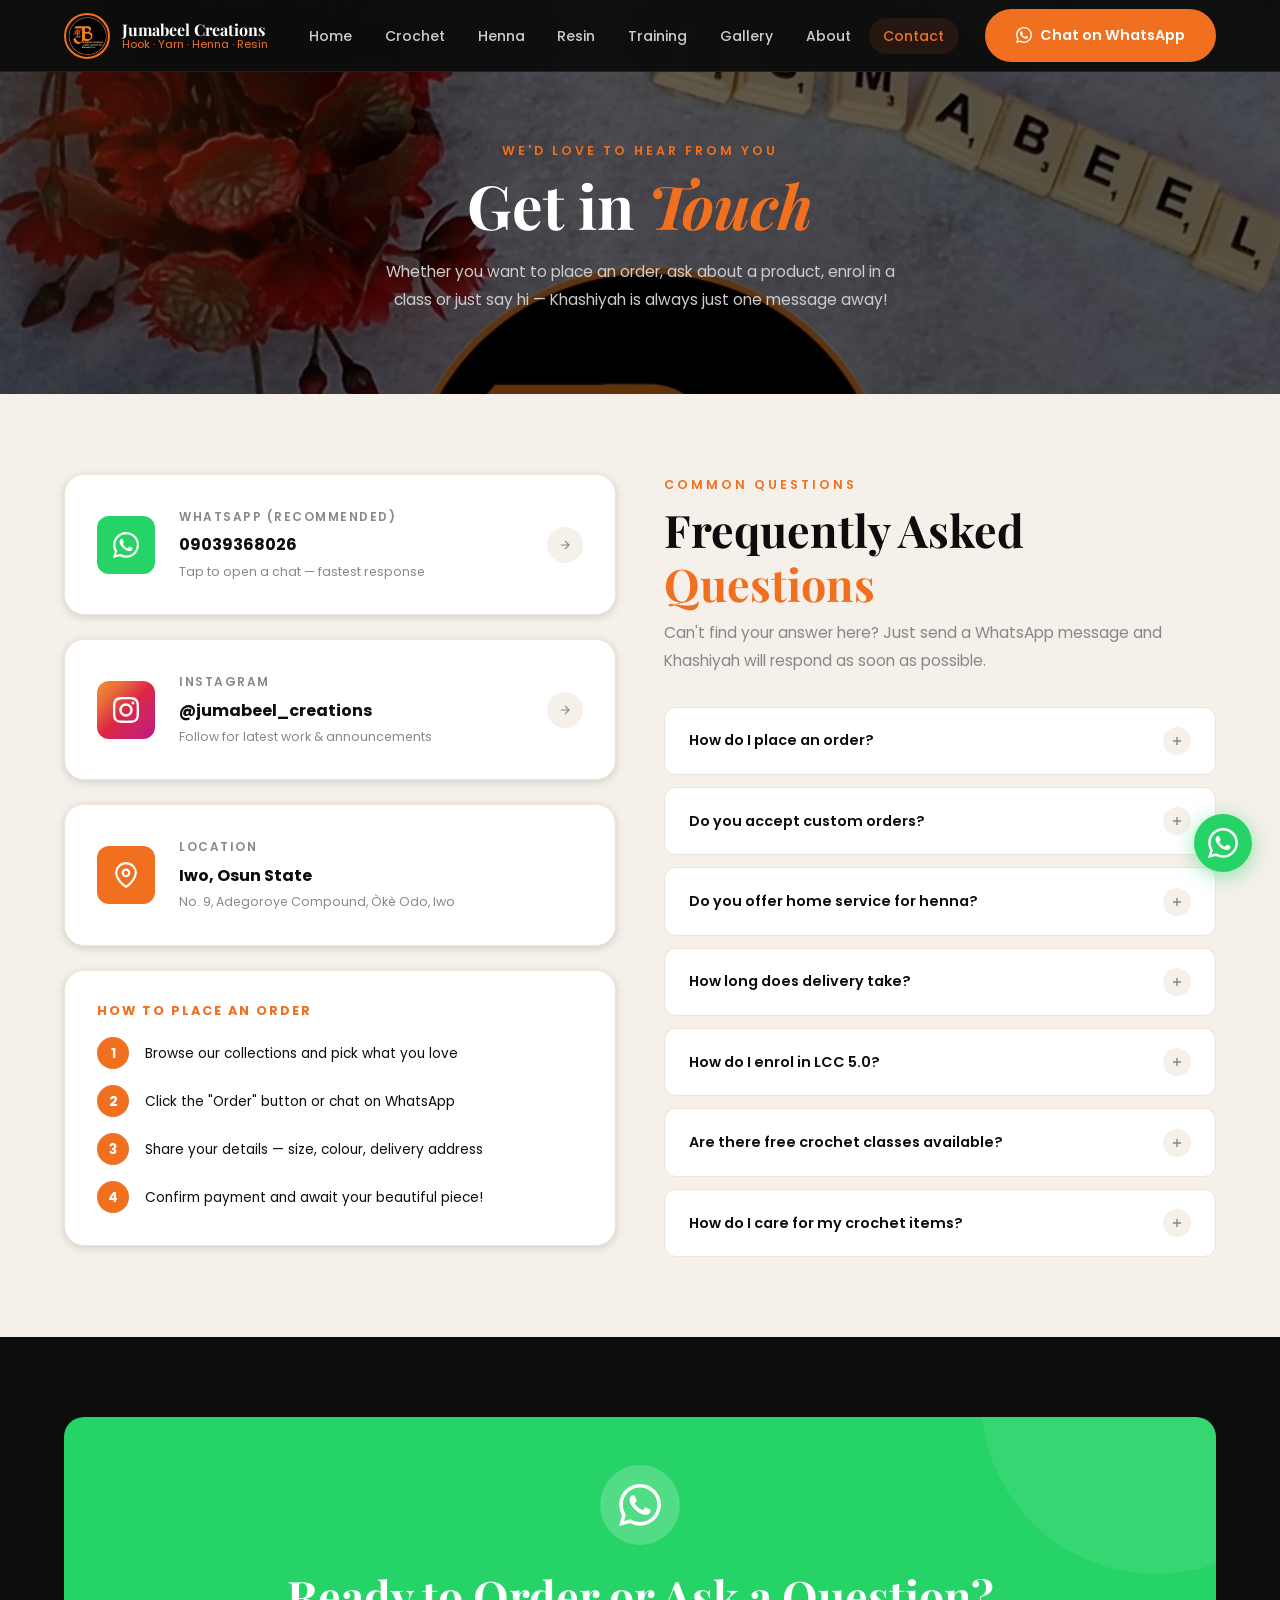
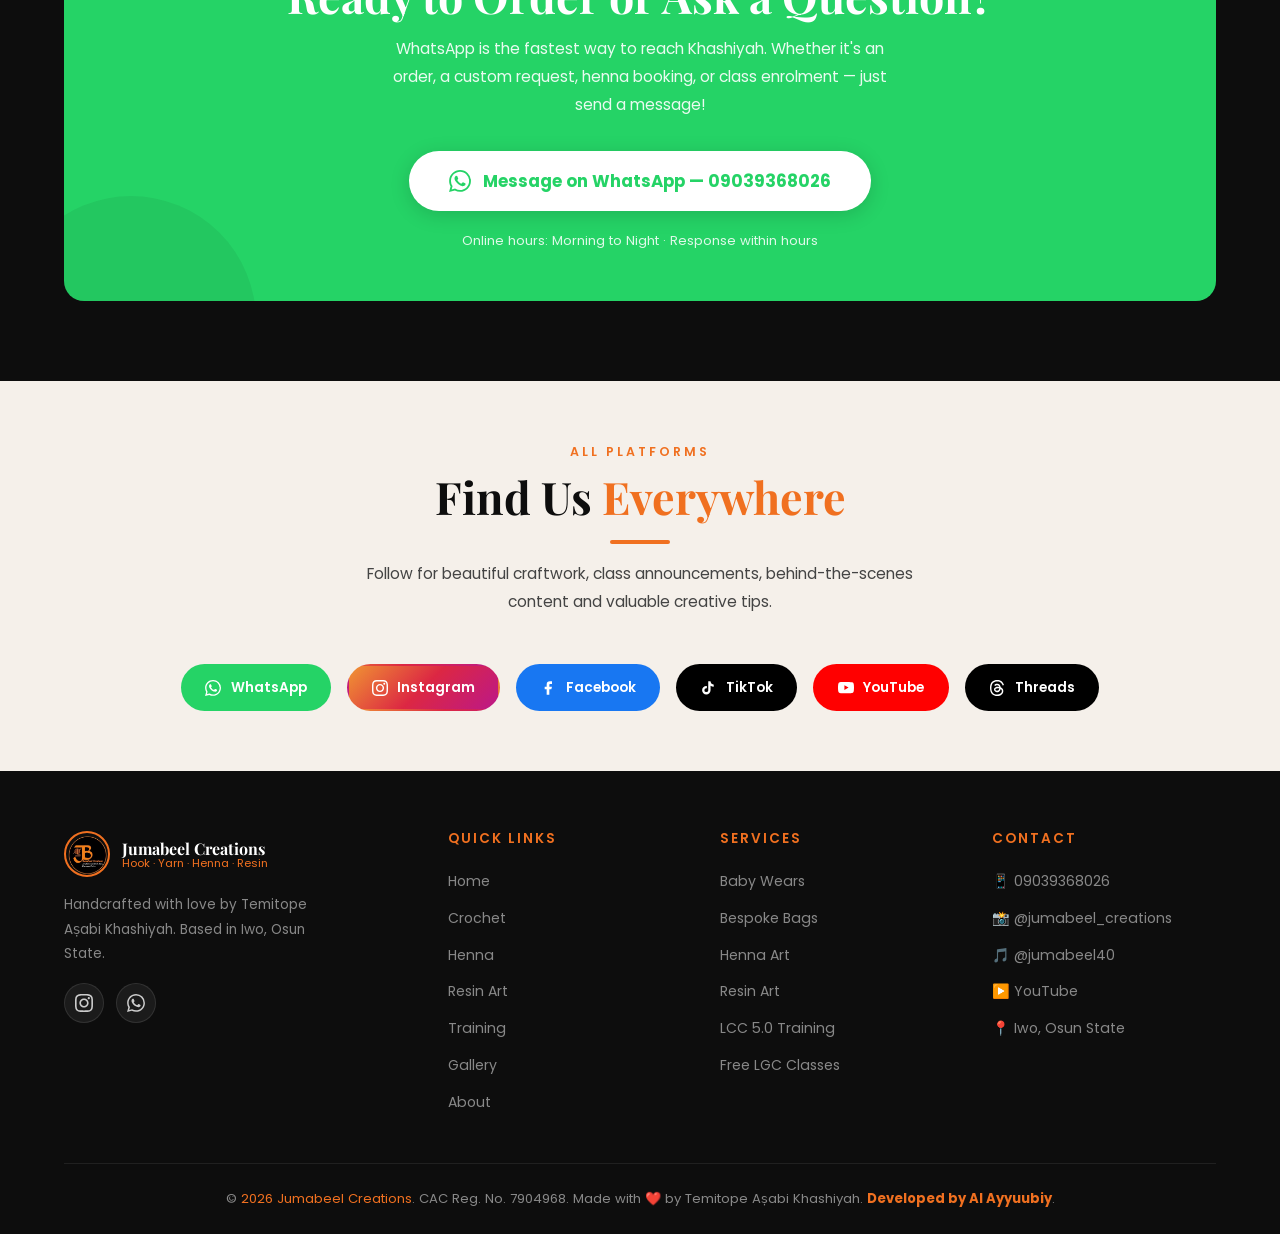
<file: contact.html>
<!DOCTYPE html>
<html lang="en">
<head>
  <meta charset="UTF-8" />
  <meta name="viewport" content="width=device-width, initial-scale=1.0" />
  <meta name="description" content="Contact Jumabeel Creations — Order via WhatsApp, follow on Instagram, TikTok, YouTube and more. Based in Iwo, Osun State." />
  <title>Contact | Jumabeel Creations</title>
  <link rel="icon" type="image/png" href="assets/images/logo/logo.png" />
  <link rel="preconnect" href="https://fonts.googleapis.com" />
  <link rel="preconnect" href="https://fonts.gstatic.com" crossorigin />
  <link href="https://fonts.googleapis.com/css2?family=Playfair+Display:ital,wght@0,400;0,600;0,700;1,400&family=Poppins:wght@300;400;500;600&family=Dancing+Script:wght@600;700&display=swap" rel="stylesheet" />
  <link rel="stylesheet" href="css/style.css" />
  <link rel="stylesheet" href="css/contact.css" />
</head>
<body>

  <!-- NAVBAR -->
  <nav class="navbar">
    <div class="container">
      <a href="index.html" class="nav-logo">
        <img src="assets/images/logo/logo.png" alt="Jumabeel Creations Logo" />
        <div class="nav-logo-text">
          <span class="brand-name">Jumabeel Creations</span>
          <span class="brand-tagline">Hook · Yarn · Henna · Resin</span>
        </div>
      </a>
      <ul class="nav-links">
        <li><a href="index.html">Home</a></li>
        <li><a href="crochet.html">Crochet</a></li>
        <li><a href="henna.html">Henna</a></li>
        <li><a href="resin.html">Resin</a></li>
        <li><a href="training.html">Training</a></li>
        <li><a href="gallery.html">Gallery</a></li>
        <li><a href="about.html">About</a></li>
        <li><a href="contact.html" class="active">Contact</a></li>
      </ul>
      <div class="nav-cta">
        <a href="https://wa.me/2349039368026" target="_blank" class="btn btn-primary">
          <svg width="16" height="16" viewBox="0 0 24 24" fill="currentColor"><path d="M17.472 14.382c-.297-.149-1.758-.867-2.03-.967-.273-.099-.471-.148-.67.15-.197.297-.767.966-.94 1.164-.173.199-.347.223-.644.075-.297-.15-1.255-.463-2.39-1.475-.883-.788-1.48-1.761-1.653-2.059-.173-.297-.018-.458.13-.606.134-.133.298-.347.446-.52.149-.174.198-.298.298-.497.099-.198.05-.371-.025-.52-.075-.149-.669-1.612-.916-2.207-.242-.579-.487-.5-.669-.51-.173-.008-.371-.01-.57-.01-.198 0-.52.074-.792.372-.272.297-1.04 1.016-1.04 2.479 0 1.462 1.065 2.875 1.213 3.074.149.198 2.096 3.2 5.077 4.487.709.306 1.262.489 1.694.625.712.227 1.36.195 1.871.118.571-.085 1.758-.719 2.006-1.413.248-.694.248-1.289.173-1.413-.074-.124-.272-.198-.57-.347m-5.421 7.403h-.004a9.87 9.87 0 01-5.031-1.378l-.361-.214-3.741.982.998-3.648-.235-.374a9.86 9.86 0 01-1.51-5.26c.001-5.45 4.436-9.884 9.888-9.884 2.64 0 5.122 1.03 6.988 2.898a9.825 9.825 0 012.893 6.994c-.003 5.45-4.437 9.884-9.885 9.884m8.413-18.297A11.815 11.815 0 0012.05 0C5.495 0 .16 5.335.157 11.892c0 2.096.547 4.142 1.588 5.945L.057 24l6.305-1.654a11.882 11.882 0 005.683 1.448h.005c6.554 0 11.89-5.335 11.893-11.893a11.821 11.821 0 00-3.48-8.413z"/></svg>
          Chat on WhatsApp
        </a>
      </div>
      <button class="hamburger" aria-label="Toggle menu"><span></span><span></span><span></span></button>
    </div>
  </nav>

  <div class="mobile-nav">
    <a href="index.html">Home</a>
    <a href="crochet.html">Crochet</a>
    <a href="henna.html">Henna</a>
    <a href="resin.html">Resin</a>
    <a href="training.html">Training</a>
    <a href="gallery.html">Gallery</a>
    <a href="about.html">About</a>
    <a href="contact.html" class="active">Contact</a>
    <a href="https://wa.me/2349039368026" target="_blank" class="btn btn-primary">Chat on WhatsApp</a>
  </div>

  <!-- HERO -->
  <section class="contact-hero">
    <div class="container">
      <span class="section-label">We'd Love to Hear from You</span>
      <h1>Get in <span>Touch</span></h1>
      <p>Whether you want to place an order, ask about a product, enrol in a class or just say hi — Khashiyah is always just one message away!</p>
    </div>
  </section>

  <!-- MAIN CONTACT -->
  <section class="contact-main">
    <div class="container">
      <div class="contact-grid">

        <!-- LEFT: Contact Cards -->
        <div class="contact-cards" data-reveal>

          <a href="https://wa.me/2349039368026?text=Hi%20Jumabeel%20Creations!%20I%20want%20to%20place%20an%20order." target="_blank" class="contact-card">
            <div class="contact-card-icon wa">
              <svg viewBox="0 0 24 24"><path d="M17.472 14.382c-.297-.149-1.758-.867-2.03-.967-.273-.099-.471-.148-.67.15-.197.297-.767.966-.94 1.164-.173.199-.347.223-.644.075-.297-.15-1.255-.463-2.39-1.475-.883-.788-1.48-1.761-1.653-2.059-.173-.297-.018-.458.13-.606.134-.133.298-.347.446-.52.149-.174.198-.298.298-.497.099-.198.05-.371-.025-.52-.075-.149-.669-1.612-.916-2.207-.242-.579-.487-.5-.669-.51-.173-.008-.371-.01-.57-.01-.198 0-.52.074-.792.372-.272.297-1.04 1.016-1.04 2.479 0 1.462 1.065 2.875 1.213 3.074.149.198 2.096 3.2 5.077 4.487.709.306 1.262.489 1.694.625.712.227 1.36.195 1.871.118.571-.085 1.758-.719 2.006-1.413.248-.694.248-1.289.173-1.413-.074-.124-.272-.198-.57-.347m-5.421 7.403h-.004a9.87 9.87 0 01-5.031-1.378l-.361-.214-3.741.982.998-3.648-.235-.374a9.86 9.86 0 01-1.51-5.26c.001-5.45 4.436-9.884 9.888-9.884 2.64 0 5.122 1.03 6.988 2.898a9.825 9.825 0 012.893 6.994c-.003 5.45-4.437 9.884-9.885 9.884m8.413-18.297A11.815 11.815 0 0012.05 0C5.495 0 .16 5.335.157 11.892c0 2.096.547 4.142 1.588 5.945L.057 24l6.305-1.654a11.882 11.882 0 005.683 1.448h.005c6.554 0 11.89-5.335 11.893-11.893a11.821 11.821 0 00-3.48-8.413z"/></svg>
            </div>
            <div class="contact-card-text">
              <span class="label">WhatsApp (Recommended)</span>
              <span class="value">09039368026</span>
              <span class="sub">Tap to open a chat — fastest response</span>
            </div>
            <div class="contact-card-arrow">
              <svg viewBox="0 0 24 24" fill="none" stroke-width="2"><path d="M5 12h14M12 5l7 7-7 7"/></svg>
            </div>
          </a>

          <a href="https://www.instagram.com/jumabeel_creations" target="_blank" class="contact-card">
            <div class="contact-card-icon ig">
              <svg viewBox="0 0 24 24"><path d="M12 2.163c3.204 0 3.584.012 4.85.07 3.252.148 4.771 1.691 4.919 4.919.058 1.265.069 1.645.069 4.849 0 3.205-.012 3.584-.069 4.849-.149 3.225-1.664 4.771-4.919 4.919-1.266.058-1.644.07-4.85.07-3.204 0-3.584-.012-4.849-.07-3.26-.149-4.771-1.699-4.919-4.92-.058-1.265-.07-1.644-.07-4.849 0-3.204.013-3.583.07-4.849.149-3.227 1.664-4.771 4.919-4.919 1.266-.057 1.645-.069 4.849-.069zm0-2.163c-3.259 0-3.667.014-4.947.072-4.358.2-6.78 2.618-6.98 6.98-.059 1.281-.073 1.689-.073 4.948 0 3.259.014 3.668.072 4.948.2 4.358 2.618 6.78 6.98 6.98 1.281.058 1.689.072 4.948.072 3.259 0 3.668-.014 4.948-.072 4.354-.2 6.782-2.618 6.979-6.98.059-1.28.073-1.689.073-4.948 0-3.259-.014-3.667-.072-4.947-.196-4.354-2.617-6.78-6.979-6.98-1.281-.059-1.69-.073-4.949-.073zm0 5.838c-3.403 0-6.162 2.759-6.162 6.162s2.759 6.163 6.162 6.163 6.162-2.759 6.162-6.163c0-3.403-2.759-6.162-6.162-6.162zm0 10.162c-2.209 0-4-1.79-4-4 0-2.209 1.791-4 4-4s4 1.791 4 4c0 2.21-1.791 4-4 4zm6.406-11.845c-.796 0-1.441.645-1.441 1.44s.645 1.44 1.441 1.44c.795 0 1.439-.645 1.439-1.44s-.644-1.44-1.439-1.44z"/></svg>
            </div>
            <div class="contact-card-text">
              <span class="label">Instagram</span>
              <span class="value">@jumabeel_creations</span>
              <span class="sub">Follow for latest work & announcements</span>
            </div>
            <div class="contact-card-arrow">
              <svg viewBox="0 0 24 24" fill="none" stroke-width="2"><path d="M5 12h14M12 5l7 7-7 7"/></svg>
            </div>
          </a>

          <div class="contact-card static">
            <div class="contact-card-icon loc">
              <svg viewBox="0 0 24 24"><path d="M21 10c0 7-9 13-9 13s-9-6-9-13a9 9 0 0118 0z"/><circle cx="12" cy="10" r="3"/></svg>
            </div>
            <div class="contact-card-text">
              <span class="label">Location</span>
              <span class="value">Iwo, Osun State</span>
              <span class="sub">No. 9, Adegoroye Compound, Òkè Odo, Iwo</span>
            </div>
          </div>

          <!-- Order steps -->
          <div style="background:var(--white);border-radius:var(--radius-lg);padding:2rem;box-shadow:var(--shadow-sm);border:1px solid var(--cream-dark);">
            <h4 style="font-family:var(--font-body);font-size:.8rem;font-weight:700;letter-spacing:2px;text-transform:uppercase;color:var(--orange);margin-bottom:1.2rem;">How to Place an Order</h4>
            <div style="display:flex;flex-direction:column;gap:1rem;">
              <div style="display:flex;align-items:center;gap:1rem;">
                <div style="width:32px;height:32px;border-radius:50%;background:var(--orange);color:white;display:flex;align-items:center;justify-content:center;font-weight:700;font-size:.85rem;flex-shrink:0;">1</div>
                <span style="font-size:.85rem;color:var(--black);">Browse our collections and pick what you love</span>
              </div>
              <div style="display:flex;align-items:center;gap:1rem;">
                <div style="width:32px;height:32px;border-radius:50%;background:var(--orange);color:white;display:flex;align-items:center;justify-content:center;font-weight:700;font-size:.85rem;flex-shrink:0;">2</div>
                <span style="font-size:.85rem;color:var(--black);">Click the "Order" button or chat on WhatsApp</span>
              </div>
              <div style="display:flex;align-items:center;gap:1rem;">
                <div style="width:32px;height:32px;border-radius:50%;background:var(--orange);color:white;display:flex;align-items:center;justify-content:center;font-weight:700;font-size:.85rem;flex-shrink:0;">3</div>
                <span style="font-size:.85rem;color:var(--black);">Share your details — size, colour, delivery address</span>
              </div>
              <div style="display:flex;align-items:center;gap:1rem;">
                <div style="width:32px;height:32px;border-radius:50%;background:var(--orange);color:white;display:flex;align-items:center;justify-content:center;font-weight:700;font-size:.85rem;flex-shrink:0;">4</div>
                <span style="font-size:.85rem;color:var(--black);">Confirm payment and await your beautiful piece!</span>
              </div>
            </div>
          </div>

        </div>

        <!-- RIGHT: FAQ -->
        <div class="faq-section-inner" data-reveal>
          <span class="section-label">Common Questions</span>
          <h2>Frequently Asked <span>Questions</span></h2>
          <p>Can't find your answer here? Just send a WhatsApp message and Khashiyah will respond as soon as possible.</p>

          <div class="faq-list">

            <div class="faq-item">
              <button class="faq-question">
                How do I place an order?
                <div class="faq-icon"><svg viewBox="0 0 24 24" fill="none" stroke-width="2.5"><line x1="12" y1="5" x2="12" y2="19"/><line x1="5" y1="12" x2="19" y2="12"/></svg></div>
              </button>
              <div class="faq-answer">Simply click any "Order" button on the website — it opens a WhatsApp chat with a pre-filled message. You can also go directly to WhatsApp and message 09039368026. Tell us what you want, your size, colour preference and delivery location and we'll take it from there!</div>
            </div>

            <div class="faq-item">
              <button class="faq-question">
                Do you accept custom orders?
                <div class="faq-icon"><svg viewBox="0 0 24 24" fill="none" stroke-width="2.5"><line x1="12" y1="5" x2="12" y2="19"/><line x1="5" y1="12" x2="19" y2="12"/></svg></div>
              </button>
              <div class="faq-answer">Yes! Custom orders are very welcome. Whether it's a specific colour, size, design or a completely new idea — just send us a message on WhatsApp with the details and we'll discuss how to bring your idea to life.</div>
            </div>

            <div class="faq-item">
              <button class="faq-question">
                Do you offer home service for henna?
                <div class="faq-icon"><svg viewBox="0 0 24 24" fill="none" stroke-width="2.5"><line x1="12" y1="5" x2="12" y2="19"/><line x1="5" y1="12" x2="19" y2="12"/></svg></div>
              </button>
              <div class="faq-answer">Yes, home service is available for henna bookings. Please note that home service attracts a transport fare which will be agreed upon before the appointment. Contact us via WhatsApp to book and discuss details.</div>
            </div>

            <div class="faq-item">
              <button class="faq-question">
                How long does delivery take?
                <div class="faq-icon"><svg viewBox="0 0 24 24" fill="none" stroke-width="2.5"><line x1="12" y1="5" x2="12" y2="19"/><line x1="5" y1="12" x2="19" y2="12"/></svg></div>
              </button>
              <div class="faq-answer">Delivery time depends on the item and your location. Ready-made items are shipped within 1–3 working days. Custom orders take longer depending on complexity — usually 5–14 days. We'll give you an estimated date when you place your order.</div>
            </div>

            <div class="faq-item">
              <button class="faq-question">
                How do I enrol in LCC 5.0?
                <div class="faq-icon"><svg viewBox="0 0 24 24" fill="none" stroke-width="2.5"><line x1="12" y1="5" x2="12" y2="19"/><line x1="5" y1="12" x2="19" y2="12"/></svg></div>
              </button>
              <div class="faq-answer">Visit our Training page and click the "Enrol via WhatsApp" button, or send a direct message to 09039368026 saying you want to join LCC 5.0. Payment details and class onboarding information will be shared once you reach out.</div>
            </div>

            <div class="faq-item">
              <button class="faq-question">
                Are there free crochet classes available?
                <div class="faq-icon"><svg viewBox="0 0 24 24" fill="none" stroke-width="2.5"><line x1="12" y1="5" x2="12" y2="19"/><line x1="5" y1="12" x2="19" y2="12"/></svg></div>
              </button>
              <div class="faq-answer">Yes! Jumabeel Creations occasionally offers free LGC (Let's Get Crocheting) classes. Follow @jumabeel_creations on Instagram and join the WhatsApp community to get notified whenever a free class is announced.</div>
            </div>

            <div class="faq-item">
              <button class="faq-question">
                How do I care for my crochet items?
                <div class="faq-icon"><svg viewBox="0 0 24 24" fill="none" stroke-width="2.5"><line x1="12" y1="5" x2="12" y2="19"/><line x1="5" y1="12" x2="19" y2="12"/></svg></div>
              </button>
              <div class="faq-answer">Hand wash only with cold or lukewarm water and mild soap. Air dry flat — never wring or tumble dry. Avoid bleach and store in a cool dry place. Full care instructions are also available on our Crochet page.</div>
            </div>

          </div>
        </div>

      </div>
    </div>
  </section>

  <!-- BIG WHATSAPP CTA -->
  <section class="whatsapp-cta-section">
    <div class="container">
      <div class="whatsapp-cta-inner" data-reveal>
        <div class="wa-cta-icon">
          <svg viewBox="0 0 24 24"><path d="M17.472 14.382c-.297-.149-1.758-.867-2.03-.967-.273-.099-.471-.148-.67.15-.197.297-.767.966-.94 1.164-.173.199-.347.223-.644.075-.297-.15-1.255-.463-2.39-1.475-.883-.788-1.48-1.761-1.653-2.059-.173-.297-.018-.458.13-.606.134-.133.298-.347.446-.52.149-.174.198-.298.298-.497.099-.198.05-.371-.025-.52-.075-.149-.669-1.612-.916-2.207-.242-.579-.487-.5-.669-.51-.173-.008-.371-.01-.57-.01-.198 0-.52.074-.792.372-.272.297-1.04 1.016-1.04 2.479 0 1.462 1.065 2.875 1.213 3.074.149.198 2.096 3.2 5.077 4.487.709.306 1.262.489 1.694.625.712.227 1.36.195 1.871.118.571-.085 1.758-.719 2.006-1.413.248-.694.248-1.289.173-1.413-.074-.124-.272-.198-.57-.347m-5.421 7.403h-.004a9.87 9.87 0 01-5.031-1.378l-.361-.214-3.741.982.998-3.648-.235-.374a9.86 9.86 0 01-1.51-5.26c.001-5.45 4.436-9.884 9.888-9.884 2.64 0 5.122 1.03 6.988 2.898a9.825 9.825 0 012.893 6.994c-.003 5.45-4.437 9.884-9.885 9.884m8.413-18.297A11.815 11.815 0 0012.05 0C5.495 0 .16 5.335.157 11.892c0 2.096.547 4.142 1.588 5.945L.057 24l6.305-1.654a11.882 11.882 0 005.683 1.448h.005c6.554 0 11.89-5.335 11.893-11.893a11.821 11.821 0 00-3.48-8.413z"/></svg>
        </div>
        <h2>Ready to Order or Ask a Question?</h2>
        <p>WhatsApp is the fastest way to reach Khashiyah. Whether it's an order, a custom request, henna booking, or class enrolment — just send a message!</p>
        <a href="https://wa.me/2349039368026?text=Hi%20Jumabeel%20Creations!%20I%20found%20you%20on%20your%20website%20and%20I'd%20like%20to%20chat." target="_blank" class="wa-btn-big">
          <svg viewBox="0 0 24 24"><path d="M17.472 14.382c-.297-.149-1.758-.867-2.03-.967-.273-.099-.471-.148-.67.15-.197.297-.767.966-.94 1.164-.173.199-.347.223-.644.075-.297-.15-1.255-.463-2.39-1.475-.883-.788-1.48-1.761-1.653-2.059-.173-.297-.018-.458.13-.606.134-.133.298-.347.446-.52.149-.174.198-.298.298-.497.099-.198.05-.371-.025-.52-.075-.149-.669-1.612-.916-2.207-.242-.579-.487-.5-.669-.51-.173-.008-.371-.01-.57-.01-.198 0-.52.074-.792.372-.272.297-1.04 1.016-1.04 2.479 0 1.462 1.065 2.875 1.213 3.074.149.198 2.096 3.2 5.077 4.487.709.306 1.262.489 1.694.625.712.227 1.36.195 1.871.118.571-.085 1.758-.719 2.006-1.413.248-.694.248-1.289.173-1.413-.074-.124-.272-.198-.57-.347m-5.421 7.403h-.004a9.87 9.87 0 01-5.031-1.378l-.361-.214-3.741.982.998-3.648-.235-.374a9.86 9.86 0 01-1.51-5.26c.001-5.45 4.436-9.884 9.888-9.884 2.64 0 5.122 1.03 6.988 2.898a9.825 9.825 0 012.893 6.994c-.003 5.45-4.437 9.884-9.885 9.884m8.413-18.297A11.815 11.815 0 0012.05 0C5.495 0 .16 5.335.157 11.892c0 2.096.547 4.142 1.588 5.945L.057 24l6.305-1.654a11.882 11.882 0 005.683 1.448h.005c6.554 0 11.89-5.335 11.893-11.893a11.821 11.821 0 00-3.48-8.413z"/></svg>
          Message on WhatsApp — 09039368026
        </a>
        <span class="wa-pre-text">Online hours: Morning to Night · Response within hours</span>
      </div>
    </div>
  </section>

  <!-- SOCIAL QUICK LINKS -->
  <section class="contact-socials">
    <div class="container">
      <div class="section-heading centered" data-reveal>
        <span class="section-label">All Platforms</span>
        <h2>Find Us <span>Everywhere</span></h2>
        <div class="divider centered"></div>
        <p>Follow for beautiful craftwork, class announcements, behind-the-scenes content and valuable creative tips.</p>
      </div>
      <div class="socials-row" data-reveal>
        <a href="https://wa.me/c/2349039368026" target="_blank" class="social-pill wa">
          <svg viewBox="0 0 24 24"><path d="M17.472 14.382c-.297-.149-1.758-.867-2.03-.967-.273-.099-.471-.148-.67.15-.197.297-.767.966-.94 1.164-.173.199-.347.223-.644.075-.297-.15-1.255-.463-2.39-1.475-.883-.788-1.48-1.761-1.653-2.059-.173-.297-.018-.458.13-.606.134-.133.298-.347.446-.52.149-.174.198-.298.298-.497.099-.198.05-.371-.025-.52-.075-.149-.669-1.612-.916-2.207-.242-.579-.487-.5-.669-.51-.173-.008-.371-.01-.57-.01-.198 0-.52.074-.792.372-.272.297-1.04 1.016-1.04 2.479 0 1.462 1.065 2.875 1.213 3.074.149.198 2.096 3.2 5.077 4.487.709.306 1.262.489 1.694.625.712.227 1.36.195 1.871.118.571-.085 1.758-.719 2.006-1.413.248-.694.248-1.289.173-1.413-.074-.124-.272-.198-.57-.347m-5.421 7.403h-.004a9.87 9.87 0 01-5.031-1.378l-.361-.214-3.741.982.998-3.648-.235-.374a9.86 9.86 0 01-1.51-5.26c.001-5.45 4.436-9.884 9.888-9.884 2.64 0 5.122 1.03 6.988 2.898a9.825 9.825 0 012.893 6.994c-.003 5.45-4.437 9.884-9.885 9.884m8.413-18.297A11.815 11.815 0 0012.05 0C5.495 0 .16 5.335.157 11.892c0 2.096.547 4.142 1.588 5.945L.057 24l6.305-1.654a11.882 11.882 0 005.683 1.448h.005c6.554 0 11.89-5.335 11.893-11.893a11.821 11.821 0 00-3.48-8.413z"/></svg>
          WhatsApp
        </a>
        <a href="https://www.instagram.com/jumabeel_creations" target="_blank" class="social-pill ig">
          <svg viewBox="0 0 24 24"><path d="M12 2.163c3.204 0 3.584.012 4.85.07 3.252.148 4.771 1.691 4.919 4.919.058 1.265.069 1.645.069 4.849 0 3.205-.012 3.584-.069 4.849-.149 3.225-1.664 4.771-4.919 4.919-1.266.058-1.644.07-4.85.07-3.204 0-3.584-.012-4.849-.07-3.26-.149-4.771-1.699-4.919-4.92-.058-1.265-.07-1.644-.07-4.849 0-3.204.013-3.583.07-4.849.149-3.227 1.664-4.771 4.919-4.919 1.266-.057 1.645-.069 4.849-.069zm0-2.163c-3.259 0-3.667.014-4.947.072-4.358.2-6.78 2.618-6.98 6.98-.059 1.281-.073 1.689-.073 4.948 0 3.259.014 3.668.072 4.948.2 4.358 2.618 6.78 6.98 6.98 1.281.058 1.689.072 4.948.072 3.259 0 3.668-.014 4.948-.072 4.354-.2 6.782-2.618 6.979-6.98.059-1.28.073-1.689.073-4.948 0-3.259-.014-3.667-.072-4.947-.196-4.354-2.617-6.78-6.979-6.98-1.281-.059-1.69-.073-4.949-.073zm0 5.838c-3.403 0-6.162 2.759-6.162 6.162s2.759 6.163 6.162 6.163 6.162-2.759 6.162-6.163c0-3.403-2.759-6.162-6.162-6.162zm0 10.162c-2.209 0-4-1.79-4-4 0-2.209 1.791-4 4-4s4 1.791 4 4c0 2.21-1.791 4-4 4zm6.406-11.845c-.796 0-1.441.645-1.441 1.44s.645 1.44 1.441 1.44c.795 0 1.439-.645 1.439-1.44s-.644-1.44-1.439-1.44z"/></svg>
          Instagram
        </a>
        <a href="https://www.facebook.com/profile.php?id=100087948627695" target="_blank" class="social-pill fb">
          <svg viewBox="0 0 24 24"><path d="M18 2h-3a5 5 0 00-5 5v3H7v4h3v8h4v-8h3l1-4h-4V7a1 1 0 011-1h3z"/></svg>
          Facebook
        </a>
        <a href="https://www.tiktok.com/@jumabeel40" target="_blank" class="social-pill tk">
          <svg viewBox="0 0 24 24"><path d="M19.59 6.69a4.83 4.83 0 01-3.77-4.25V2h-3.45v13.67a2.89 2.89 0 01-2.88 2.5 2.89 2.89 0 01-2.89-2.89 2.89 2.89 0 012.89-2.89c.28 0 .54.04.79.1V9.01a6.33 6.33 0 00-.79-.05 6.34 6.34 0 00-6.34 6.34 6.34 6.34 0 006.34 6.34 6.34 6.34 0 006.33-6.34V8.75a8.15 8.15 0 004.78 1.53V6.83a4.85 4.85 0 01-1.01-.14z"/></svg>
          TikTok
        </a>
        <a href="https://youtube.com/@akangbekhasiah6397" target="_blank" class="social-pill yt">
          <svg viewBox="0 0 16 16"><path d="M8.051 1.999h.089c.822.003 4.987.033 6.11.335a2.01 2.01 0 0 1 1.415 1.42c.101.38.172.883.22 1.402l.01.104.022.26.008.104c.065.914.073 1.77.074 1.957v.075c-.001.194-.01 1.108-.082 2.06l-.008.105-.009.104c-.05.572-.124 1.14-.235 1.558a2.01 2.01 0 0 1-1.415 1.42c-1.16.312-5.569.334-6.18.335h-.142c-.309 0-1.587-.006-2.927-.052l-.17-.006-.087-.004-.171-.007-.171-.007c-1.11-.049-2.167-.128-2.654-.26a2.01 2.01 0 0 1-1.415-1.419c-.111-.417-.185-.986-.235-1.558L.09 9.82l-.008-.104A31 31 0 0 1 0 7.68v-.123c.002-.215.01-.958.064-1.778l.007-.103.003-.052.008-.104.022-.26.01-.104c.048-.519.119-1.023.22-1.402a2.01 2.01 0 0 1 1.415-1.42c.487-.13 1.544-.21 2.654-.26l.17-.007.172-.006.086-.003.171-.007A100 100 0 0 1 7.858 2zM6.4 5.209v4.818l4.157-2.408z"/></svg>
          YouTube
        </a>
        <a href="https://www.threads.net/@jumabeel_creations" target="_blank" class="social-pill th">
          <svg viewBox="0 0 16 16"><path d="M6.321 6.016c-.27-.18-1.166-.802-1.166-.802.756-1.081 1.753-1.502 3.132-1.502.975 0 1.803.327 2.394.948s.928 1.509 1.005 2.644q.492.207.905.484c1.109.745 1.719 1.86 1.719 3.137 0 2.716-2.226 5.075-6.256 5.075C4.594 16 1 13.987 1 7.994 1 2.034 4.482 0 8.044 0 9.69 0 13.55.243 15 5.036l-1.36.353C12.516 1.974 10.163 1.43 8.006 1.43c-3.565 0-5.582 2.171-5.582 6.79 0 4.143 2.254 6.343 5.63 6.343 2.777 0 4.847-1.443 4.847-3.556 0-1.438-1.208-2.127-1.27-2.127-.236 1.234-.868 3.31-3.644 3.31-1.618 0-3.013-1.118-3.013-2.582 0-2.09 1.984-2.847 3.55-2.847.586 0 1.294.04 1.663.114 0-.637-.54-1.728-1.9-1.728-1.25 0-1.566.405-1.967.868ZM8.716 8.19c-2.04 0-2.304.87-2.304 1.416 0 .878 1.043 1.168 1.6 1.168 1.02 0 2.067-.282 2.232-2.423a6.2 6.2 0 0 0-1.528-.161"/></svg>
          Threads
        </a>
      </div>
    </div>
  </section>

  <!-- FOOTER -->
  <footer class="footer">
    <div class="container">
      <div class="footer-grid">
        <div class="footer-brand">
          <a href="index.html" class="nav-logo">
            <img src="assets/images/logo/logo.png" alt="Jumabeel Creations" />
            <div class="nav-logo-text">
              <span class="brand-name">Jumabeel Creations</span>
              <span class="brand-tagline">Hook · Yarn · Henna · Resin</span>
            </div>
          </a>
          <p>Handcrafted with love by Temitope Aṣabi Khashiyah. Based in Iwo, Osun State.</p>
          <div class="footer-social" style="margin-top:1rem;">
            <a href="https://instagram.com/jumabeel_creations" class="social-icon" target="_blank">
              <svg width="18" height="18" viewBox="0 0 24 24" fill="currentColor"><path d="M12 2.163c3.204 0 3.584.012 4.85.07 3.252.148 4.771 1.691 4.919 4.919.058 1.265.069 1.645.069 4.849 0 3.205-.012 3.584-.069 4.849-.149 3.225-1.664 4.771-4.919 4.919-1.266.058-1.644.07-4.85.07-3.204 0-3.584-.012-4.849-.07-3.26-.149-4.771-1.699-4.919-4.92-.058-1.265-.07-1.644-.07-4.849 0-3.204.013-3.583.07-4.849.149-3.227 1.664-4.771 4.919-4.919 1.266-.057 1.645-.069 4.849-.069zm0-2.163c-3.259 0-3.667.014-4.947.072-4.358.2-6.78 2.618-6.98 6.98-.059 1.281-.073 1.689-.073 4.948 0 3.259.014 3.668.072 4.948.2 4.358 2.618 6.78 6.98 6.98 1.281.058 1.689.072 4.948.072 3.259 0 3.668-.014 4.948-.072 4.354-.2 6.782-2.618 6.979-6.98.059-1.28.073-1.689.073-4.948 0-3.259-.014-3.667-.072-4.947-.196-4.354-2.617-6.78-6.979-6.98-1.281-.059-1.69-.073-4.949-.073zm0 5.838c-3.403 0-6.162 2.759-6.162 6.162s2.759 6.163 6.162 6.163 6.162-2.759 6.162-6.163c0-3.403-2.759-6.162-6.162-6.162zm0 10.162c-2.209 0-4-1.79-4-4 0-2.209 1.791-4 4-4s4 1.791 4 4c0 2.21-1.791 4-4 4zm6.406-11.845c-.796 0-1.441.645-1.441 1.44s.645 1.44 1.441 1.44c.795 0 1.439-.645 1.439-1.44s-.644-1.44-1.439-1.44z"/></svg>
            </a>
            <a href="https://wa.me/2349039368026" class="social-icon" target="_blank">
              <svg width="18" height="18" viewBox="0 0 24 24" fill="currentColor"><path d="M17.472 14.382c-.297-.149-1.758-.867-2.03-.967-.273-.099-.471-.148-.67.15-.197.297-.767.966-.94 1.164-.173.199-.347.223-.644.075-.297-.15-1.255-.463-2.39-1.475-.883-.788-1.48-1.761-1.653-2.059-.173-.297-.018-.458.13-.606.134-.133.298-.347.446-.52.149-.174.198-.298.298-.497.099-.198.05-.371-.025-.52-.075-.149-.669-1.612-.916-2.207-.242-.579-.487-.5-.669-.51-.173-.008-.371-.01-.57-.01-.198 0-.52.074-.792.372-.272.297-1.04 1.016-1.04 2.479 0 1.462 1.065 2.875 1.213 3.074.149.198 2.096 3.2 5.077 4.487.709.306 1.262.489 1.694.625.712.227 1.36.195 1.871.118.571-.085 1.758-.719 2.006-1.413.248-.694.248-1.289.173-1.413-.074-.124-.272-.198-.57-.347m-5.421 7.403h-.004a9.87 9.87 0 01-5.031-1.378l-.361-.214-3.741.982.998-3.648-.235-.374a9.86 9.86 0 01-1.51-5.26c.001-5.45 4.436-9.884 9.888-9.884 2.64 0 5.122 1.03 6.988 2.898a9.825 9.825 0 012.893 6.994c-.003 5.45-4.437 9.884-9.885 9.884m8.413-18.297A11.815 11.815 0 0012.05 0C5.495 0 .16 5.335.157 11.892c0 2.096.547 4.142 1.588 5.945L.057 24l6.305-1.654a11.882 11.882 0 005.683 1.448h.005c6.554 0 11.89-5.335 11.893-11.893a11.821 11.821 0 00-3.48-8.413z"/></svg>
            </a>
          </div>
        </div>
        <div class="footer-col">
          <h4>Quick Links</h4>
          <ul>
            <li><a href="index.html">Home</a></li>
            <li><a href="crochet.html">Crochet</a></li>
            <li><a href="henna.html">Henna</a></li>
            <li><a href="resin.html">Resin Art</a></li>
            <li><a href="training.html">Training</a></li>
            <li><a href="gallery.html">Gallery</a></li>
            <li><a href="about.html">About</a></li>
          </ul>
        </div>
        <div class="footer-col">
          <h4>Services</h4>
          <ul>
            <li><a href="crochet.html">Baby Wears</a></li>
            <li><a href="crochet.html">Bespoke Bags</a></li>
            <li><a href="henna.html">Henna Art</a></li>
            <li><a href="resin.html">Resin Art</a></li>
            <li><a href="training.html">LCC 5.0 Training</a></li>
            <li><a href="training.html">Free LGC Classes</a></li>
          </ul>
        </div>
        <div class="footer-col">
          <h4>Contact</h4>
          <ul>
            <li><a href="https://wa.me/2349039368026" target="_blank">📱 09039368026</a></li>
            <li><a href="https://instagram.com/jumabeel_creations" target="_blank">📸 @jumabeel_creations</a></li>
            <li><a href="https://www.tiktok.com/@jumabeel40" target="_blank">🎵 @jumabeel40</a></li>
            <li><a href="https://youtube.com/@akangbekhasiah6397" target="_blank">▶️ YouTube</a></li>
            <li><a href="#">📍 Iwo, Osun State</a></li>
          </ul>
        </div>
      </div>
      <div class="footer-bottom">
        &copy; <span class="footer-year"></span> <span>Jumabeel Creations</span>. CAC Reg. No. 7904968. Made with ❤️ by Temitope Aṣabi Khashiyah. <span><b>Developed by Al Ayyuubiy</b></span>.
      </div>
    </div>
  </footer>

  <div class="whatsapp-float" title="Chat with us on WhatsApp">
    <svg viewBox="0 0 24 24"><path d="M17.472 14.382c-.297-.149-1.758-.867-2.03-.967-.273-.099-.471-.148-.67.15-.197.297-.767.966-.94 1.164-.173.199-.347.223-.644.075-.297-.15-1.255-.463-2.39-1.475-.883-.788-1.48-1.761-1.653-2.059-.173-.297-.018-.458.13-.606.134-.133.298-.347.446-.52.149-.174.198-.298.298-.497.099-.198.05-.371-.025-.52-.075-.149-.669-1.612-.916-2.207-.242-.579-.487-.5-.669-.51-.173-.008-.371-.01-.57-.01-.198 0-.52.074-.792.372-.272.297-1.04 1.016-1.04 2.479 0 1.462 1.065 2.875 1.213 3.074.149.198 2.096 3.2 5.077 4.487.709.306 1.262.489 1.694.625.712.227 1.36.195 1.871.118.571-.085 1.758-.719 2.006-1.413.248-.694.248-1.289.173-1.413-.074-.124-.272-.198-.57-.347m-5.421 7.403h-.004a9.87 9.87 0 01-5.031-1.378l-.361-.214-3.741.982.998-3.648-.235-.374a9.86 9.86 0 01-1.51-5.26c.001-5.45 4.436-9.884 9.888-9.884 2.64 0 5.122 1.03 6.988 2.898a9.825 9.825 0 012.893 6.994c-.003 5.45-4.437 9.884-9.885 9.884m8.413-18.297A11.815 11.815 0 0012.05 0C5.495 0 .16 5.335.157 11.892c0 2.096.547 4.142 1.588 5.945L.057 24l6.305-1.654a11.882 11.882 0 005.683 1.448h.005c6.554 0 11.89-5.335 11.893-11.893a11.821 11.821 0 00-3.48-8.413z"/></svg>
  </div>
  <button class="scroll-top" title="Back to top">&#8679;</button>

  <script src="js/main.js"></script>
  <script>
    // FAQ Accordion
    document.querySelectorAll('.faq-question').forEach(btn => {
      btn.addEventListener('click', () => {
        const item = btn.closest('.faq-item');
        const isOpen = item.classList.contains('open');
        // Close all
        document.querySelectorAll('.faq-item').forEach(i => i.classList.remove('open'));
        // Open clicked if it was closed
        if (!isOpen) item.classList.add('open');
      });
    });
  </script>
</body>
</html>
</file>
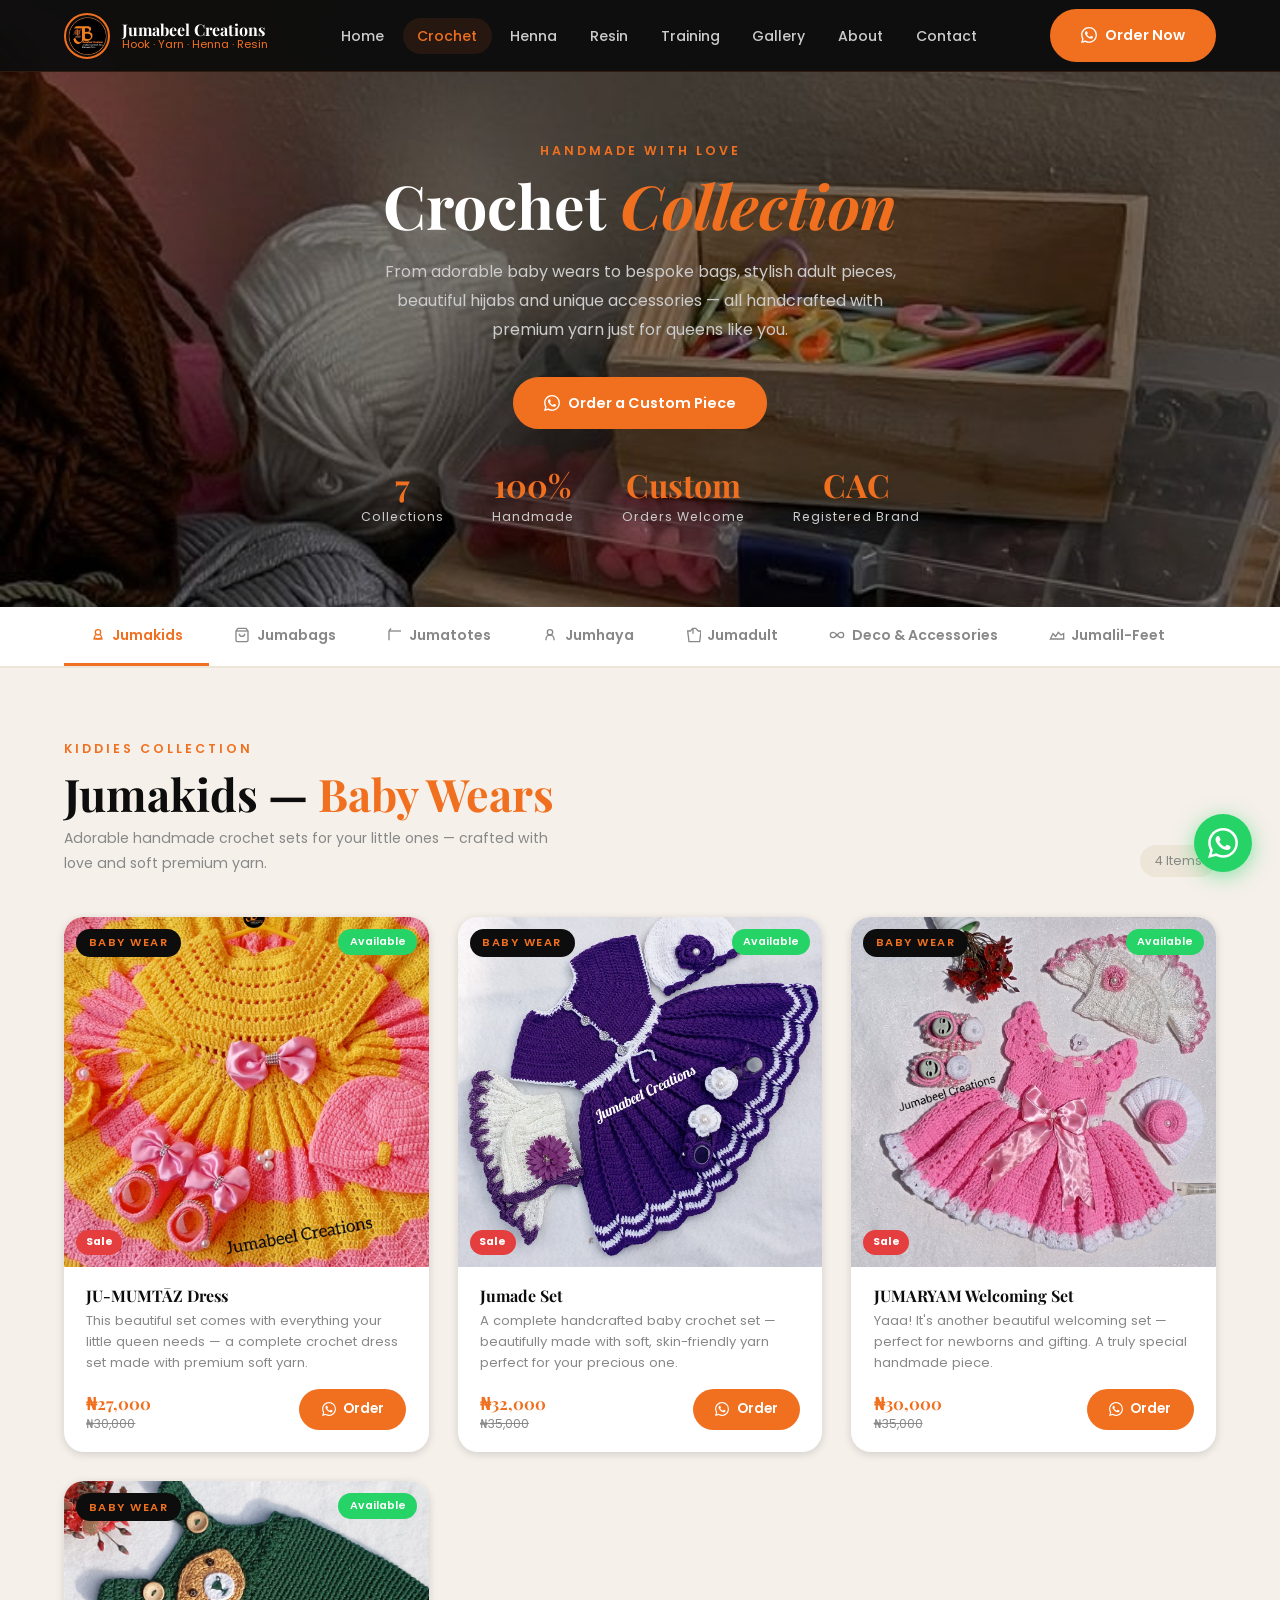
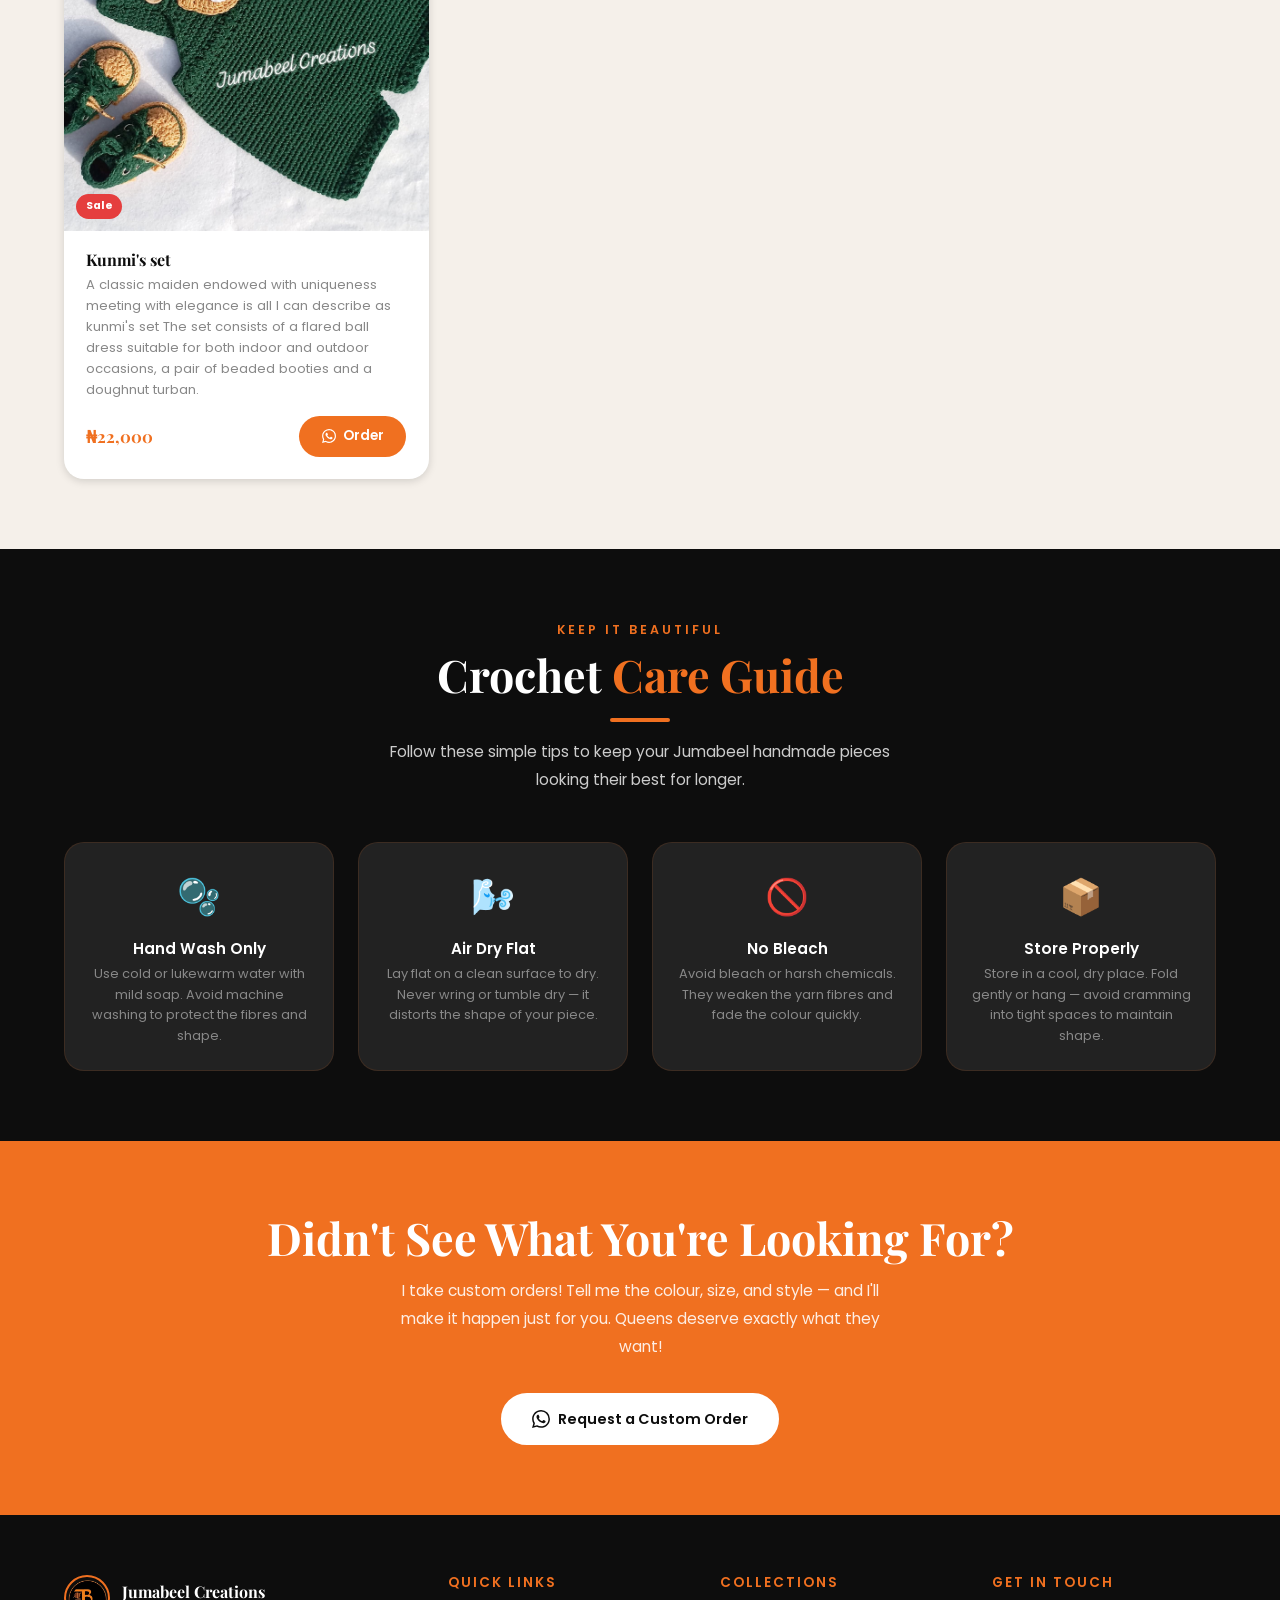
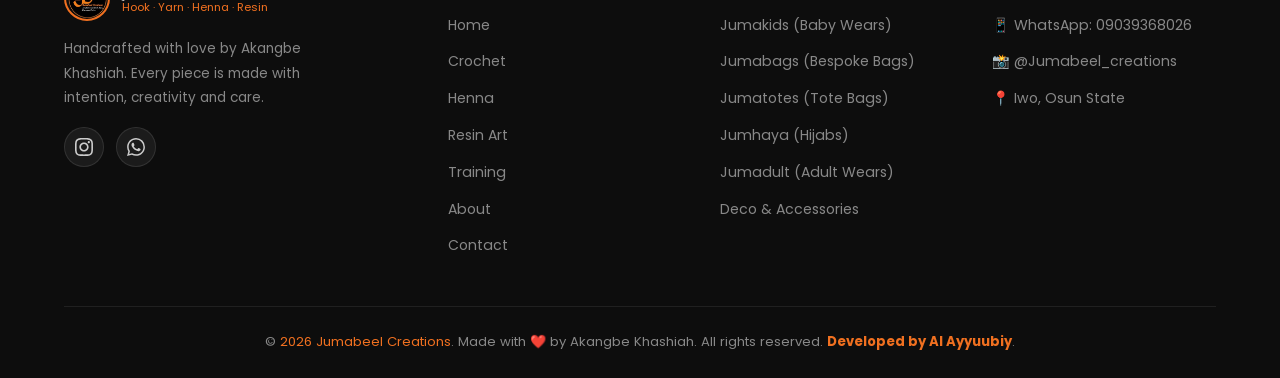
<file: crochet.html>
<!DOCTYPE html>
<html lang="en">

<head>
  <meta charset="UTF-8" />
  <meta name="viewport" content="width=device-width, initial-scale=1.0" />
  <meta name="description"
    content="Jumabeel Creations — Handcrafted crochet baby wears, bespoke bags, adult wears, hijabs, accessories and sandals." />
  <title>Crochet Collection | Jumabeel Creations</title>
  <link rel="icon" type="image/png" href="assets/images/logo/jblogo.png" />
  <link rel="preconnect" href="https://fonts.googleapis.com" />
  <link rel="preconnect" href="https://fonts.gstatic.com" crossorigin />
  <link
    href="https://fonts.googleapis.com/css2?family=Playfair+Display:ital,wght@0,400;0,600;0,700;1,400&family=Poppins:wght@300;400;500;600&family=Dancing+Script:wght@600;700&display=swap"
    rel="stylesheet" />
  <link rel="stylesheet" href="css/style.css" />
  <link rel="stylesheet" href="css/crochet.css" />
</head>

<body>

  <!-- NAVBAR -->
  <nav class="navbar">
    <div class="container">
      <a href="index.html" class="nav-logo">
        <img src="assets/images/logo/logo.png" alt="Jumabeel Creations Logo" />
        <div class="nav-logo-text">
          <span class="brand-name">Jumabeel Creations</span>
          <span class="brand-tagline">Hook · Yarn · Henna · Resin</span>
        </div>
      </a>
      <ul class="nav-links">
        <li><a href="index.html">Home</a></li>
        <li><a href="crochet.html" class="active">Crochet</a></li>
        <li><a href="henna.html">Henna</a></li>
        <li><a href="resin.html">Resin</a></li>
        <li><a href="training.html">Training</a></li>
        <li><a href="gallery.html">Gallery</a></li>
        <li><a href="about.html">About</a></li>
        <li><a href="contact.html">Contact</a></li>
      </ul>
      <div class="nav-cta">
        <a href="contact.html" class="btn btn-primary">
          <svg width="16" height="16" viewBox="0 0 24 24" fill="currentColor">
            <path
              d="M17.472 14.382c-.297-.149-1.758-.867-2.03-.967-.273-.099-.471-.148-.67.15-.197.297-.767.966-.94 1.164-.173.199-.347.223-.644.075-.297-.15-1.255-.463-2.39-1.475-.883-.788-1.48-1.761-1.653-2.059-.173-.297-.018-.458.13-.606.134-.133.298-.347.446-.52.149-.174.198-.298.298-.497.099-.198.05-.371-.025-.52-.075-.149-.669-1.612-.916-2.207-.242-.579-.487-.5-.669-.51-.173-.008-.371-.01-.57-.01-.198 0-.52.074-.792.372-.272.297-1.04 1.016-1.04 2.479 0 1.462 1.065 2.875 1.213 3.074.149.198 2.096 3.2 5.077 4.487.709.306 1.262.489 1.694.625.712.227 1.36.195 1.871.118.571-.085 1.758-.719 2.006-1.413.248-.694.248-1.289.173-1.413-.074-.124-.272-.198-.57-.347m-5.421 7.403h-.004a9.87 9.87 0 01-5.031-1.378l-.361-.214-3.741.982.998-3.648-.235-.374a9.86 9.86 0 01-1.51-5.26c.001-5.45 4.436-9.884 9.888-9.884 2.64 0 5.122 1.03 6.988 2.898a9.825 9.825 0 012.893 6.994c-.003 5.45-4.437 9.884-9.885 9.884m8.413-18.297A11.815 11.815 0 0012.05 0C5.495 0 .16 5.335.157 11.892c0 2.096.547 4.142 1.588 5.945L.057 24l6.305-1.654a11.882 11.882 0 005.683 1.448h.005c6.554 0 11.89-5.335 11.893-11.893a11.821 11.821 0 00-3.48-8.413z" />
          </svg>
          Order Now
        </a>
      </div>
      <button class="hamburger" aria-label="Toggle menu"><span></span><span></span><span></span></button>
    </div>
  </nav>

  <!-- MOBILE NAV -->
  <div class="mobile-nav">
    <a href="index.html">Home</a>
    <a href="crochet.html" class="active">Crochet</a>
    <a href="henna.html">Henna</a>
    <a href="resin.html">Resin</a>
    <a href="training.html">Training</a>
    <a href="gallery.html">Gallery</a>
    <a href="about.html">About</a>
    <a href="contact.html">Contact</a>
    <a href="contact.html" class="btn btn-primary">Order Now</a>
  </div>

  <!-- HERO -->
  <section class="crochet-hero">
      <div class="container">
        <span class="section-label">Handmade with Love</span>
        <h1>Crochet <span>Collection</span></h1>
        <p>From adorable baby wears to bespoke bags, stylish adult pieces, beautiful hijabs and unique accessories — all
          handcrafted with premium yarn just for queens like you.</p>
        <a href="https://wa.me/2349039368026?text=Hi%20Jumabeel%20Creations!%20I%20want%20to%20order%20a%20crochet%20piece."
          target="_blank" class="btn btn-primary">
          <svg width="16" height="16" viewBox="0 0 24 24" fill="currentColor">
            <path
              d="M17.472 14.382c-.297-.149-1.758-.867-2.03-.967-.273-.099-.471-.148-.67.15-.197.297-.767.966-.94 1.164-.173.199-.347.223-.644.075-.297-.15-1.255-.463-2.39-1.475-.883-.788-1.48-1.761-1.653-2.059-.173-.297-.018-.458.13-.606.134-.133.298-.347.446-.52.149-.174.198-.298.298-.497.099-.198.05-.371-.025-.52-.075-.149-.669-1.612-.916-2.207-.242-.579-.487-.5-.669-.51-.173-.008-.371-.01-.57-.01-.198 0-.52.074-.792.372-.272.297-1.04 1.016-1.04 2.479 0 1.462 1.065 2.875 1.213 3.074.149.198 2.096 3.2 5.077 4.487.709.306 1.262.489 1.694.625.712.227 1.36.195 1.871.118.571-.085 1.758-.719 2.006-1.413.248-.694.248-1.289.173-1.413-.074-.124-.272-.198-.57-.347m-5.421 7.403h-.004a9.87 9.87 0 01-5.031-1.378l-.361-.214-3.741.982.998-3.648-.235-.374a9.86 9.86 0 01-1.51-5.26c.001-5.45 4.436-9.884 9.888-9.884 2.64 0 5.122 1.03 6.988 2.898a9.825 9.825 0 012.893 6.994c-.003 5.45-4.437 9.884-9.885 9.884m8.413-18.297A11.815 11.815 0 0012.05 0C5.495 0 .16 5.335.157 11.892c0 2.096.547 4.142 1.588 5.945L.057 24l6.305-1.654a11.882 11.882 0 005.683 1.448h.005c6.554 0 11.89-5.335 11.893-11.893a11.821 11.821 0 00-3.48-8.413z" />
          </svg>
          Order a Custom Piece
        </a>
        <div class="crochet-hero-stats">
          <div class="hero-stat"><span class="stat-number">7</span><span class="stat-label">Collections</span></div>
          <div class="hero-stat"><span class="stat-number">100%</span><span class="stat-label">Handmade</span></div>
          <div class="hero-stat"><span class="stat-number">Custom</span><span class="stat-label">Orders Welcome</span>
          </div>
          <div class="hero-stat"><span class="stat-number">CAC</span><span class="stat-label">Registered Brand</span>
          </div>
        </div>
      </div>
    
  </section>

  <!-- STICKY CATEGORY TABS -->
  <div class="category-tabs-wrap">
    <div class="container">
      <div class="category-tabs">
        <button class="category-tab-btn active" data-tab="baby"><svg width="16" height="16" viewBox="0 0 24 24"
            fill="none" stroke="currentColor" stroke-width="2">
            <circle cx="12" cy="8" r="4" />
            <path d="M8 16s1 2 4 2 4-2 4-2" />
            <path d="M9 11.5C7 13 6 15 6 18h12c0-3-1-5-3-6.5" />
          </svg> Jumakids</button>
        <button class="category-tab-btn" data-tab="bags"><svg width="16" height="16" viewBox="0 0 24 24" fill="none"
            stroke="currentColor" stroke-width="2">
            <path d="M6 2L3 6v14a2 2 0 002 2h14a2 2 0 002-2V6l-3-4z" />
            <line x1="3" y1="6" x2="21" y2="6" />
            <path d="M16 10a4 4 0 01-8 0" />
          </svg> Jumabags</button>
        <button class="category-tab-btn" data-tab="totes"><svg width="16" height="16" viewBox="0 0 24 24" fill="none"
            stroke="currentColor" stroke-width="2">
            <polyline points="6 2 3 6 3 20a2 2 0 002 2h14a2 2 0 002-2V6l-3-4z" />
            <line x1="3" y1="6" x2="21" y2="6" />
            <line x1="16" y1="10" x2="16" y2="10.01" />
            <line x1="8" y1="10" x2="8" y2="10.01" />
          </svg> Jumatotes</button>
        <button class="category-tab-btn" data-tab="hijab"><svg width="16" height="16" viewBox="0 0 24 24" fill="none"
            stroke="currentColor" stroke-width="2">
            <circle cx="12" cy="8" r="4" />
            <path d="M6 20v-2a6 6 0 0112 0v2" />
          </svg> Jumhaya</button>
        <button class="category-tab-btn" data-tab="adult"><svg width="16" height="16" viewBox="0 0 24 24" fill="none"
            stroke="currentColor" stroke-width="2">
            <path d="M12 2l-4 4H4l2 16h16l2-16h-4l-4-4z" />
            <line x1="12" y1="2" x2="12" y2="10" />
          </svg> Jumadult</button>
        <button class="category-tab-btn" data-tab="deco"><svg width="16" height="16" viewBox="0 0 24 24" fill="none"
            stroke="currentColor" stroke-width="2">
            <path d="M12 12c-2-2.5-4-4-6-4a4 4 0 000 8c2 0 4-1.5 6-4z" />
            <path d="M12 12c2-2.5 4-4 6-4a4 4 0 010 8c-2 0-4-1.5-6-4z" />
            <circle cx="12" cy="12" r="1" />
          </svg> Deco & Accessories</button>
        <button class="category-tab-btn" data-tab="sandals"><svg width="16" height="16" viewBox="0 0 24 24" fill="none"
            stroke="currentColor" stroke-width="2">
            <path d="M2 18l4-8 4 4 4-6 4 4 4-2v8z" />
          </svg> Jumalil-Feet</button>
      </div>
    </div>
  </div>

  <!-- GALLERY SECTION -->
  <section class="gallery-section">
    <div class="container">

      <!-- JUMAKIDS -->
      <div class="category-block active" id="tab-baby">
        <div class="category-block-header" data-reveal>
          <div>
            <span class="section-label">Kiddies Collection</span>
            <h2>Jumakids — <span>Baby Wears</span></h2>
            <p>Adorable handmade crochet sets for your little ones — crafted with love and soft premium yarn.</p>
          </div>
          <span class="item-count">4 Items</span>
        </div>
        <div class="product-grid">

          <div class="product-card" data-reveal>
            <div class="product-img-wrap">
              <img src="assets/images/crochet/baby/jumuntaz-dress.jpg" alt="JU-MUMTAZ Dress" class="product-img" />
              <span class="product-category-tag">Baby Wear</span>
              <span class="product-status-tag available">Available</span>
              <span class="product-sale-badge">Sale</span>
            </div>
            <div class="product-card-body">
              <h3>JU-MUMTĀZ Dress</h3>
              <p class="product-desc">This beautiful set comes with everything your little queen needs — a complete
                crochet dress set made with premium soft yarn.</p>
              <div class="product-card-footer">
                <div class="product-price">₦27,000<span class="original-price">₦30,000</span></div>
                <button class="btn-order" data-order-btn data-product="JU-MUMTĀZ Dress" data-price="₦27,000">
                  <svg viewBox="0 0 24 24">
                    <path
                      d="M17.472 14.382c-.297-.149-1.758-.867-2.03-.967-.273-.099-.471-.148-.67.15-.197.297-.767.966-.94 1.164-.173.199-.347.223-.644.075-.297-.15-1.255-.463-2.39-1.475-.883-.788-1.48-1.761-1.653-2.059-.173-.297-.018-.458.13-.606.134-.133.298-.347.446-.52.149-.174.198-.298.298-.497.099-.198.05-.371-.025-.52-.075-.149-.669-1.612-.916-2.207-.242-.579-.487-.5-.669-.51-.173-.008-.371-.01-.57-.01-.198 0-.52.074-.792.372-.272.297-1.04 1.016-1.04 2.479 0 1.462 1.065 2.875 1.213 3.074.149.198 2.096 3.2 5.077 4.487.709.306 1.262.489 1.694.625.712.227 1.36.195 1.871.118.571-.085 1.758-.719 2.006-1.413.248-.694.248-1.289.173-1.413-.074-.124-.272-.198-.57-.347m-5.421 7.403h-.004a9.87 9.87 0 01-5.031-1.378l-.361-.214-3.741.982.998-3.648-.235-.374a9.86 9.86 0 01-1.51-5.26c.001-5.45 4.436-9.884 9.888-9.884 2.64 0 5.122 1.03 6.988 2.898a9.825 9.825 0 012.893 6.994c-.003 5.45-4.437 9.884-9.885 9.884m8.413-18.297A11.815 11.815 0 0012.05 0C5.495 0 .16 5.335.157 11.892c0 2.096.547 4.142 1.588 5.945L.057 24l6.305-1.654a11.882 11.882 0 005.683 1.448h.005c6.554 0 11.89-5.335 11.893-11.893a11.821 11.821 0 00-3.48-8.413z" />
                  </svg>
                  Order
                </button>
              </div>
            </div>
          </div>

          <div class="product-card" data-reveal>
            <div class="product-img-wrap">
              <div class="product-img-placeholder">
                <img src="assets/images/crochet/baby/jumade-set.jpg" alt="Jumade Set" class="product-img" />
              </div>
              <span class="product-category-tag">Baby Wear</span>
              <span class="product-status-tag available">Available</span>
              <span class="product-sale-badge">Sale</span>
            </div>
            <div class="product-card-body">
              <h3>Jumade Set</h3>
              <p class="product-desc">A complete handcrafted baby crochet set — beautifully made with soft,
                skin-friendly yarn perfect for your precious one.</p>
              <div class="product-card-footer">
                <div class="product-price">₦32,000<span class="original-price">₦35,000</span></div>
                <button class="btn-order" data-order-btn data-product="Jumade Set" data-price="₦32,000">
                  <svg viewBox="0 0 24 24">
                    <path
                      d="M17.472 14.382c-.297-.149-1.758-.867-2.03-.967-.273-.099-.471-.148-.67.15-.197.297-.767.966-.94 1.164-.173.199-.347.223-.644.075-.297-.15-1.255-.463-2.39-1.475-.883-.788-1.48-1.761-1.653-2.059-.173-.297-.018-.458.13-.606.134-.133.298-.347.446-.52.149-.174.198-.298.298-.497.099-.198.05-.371-.025-.52-.075-.149-.669-1.612-.916-2.207-.242-.579-.487-.5-.669-.51-.173-.008-.371-.01-.57-.01-.198 0-.52.074-.792.372-.272.297-1.04 1.016-1.04 2.479 0 1.462 1.065 2.875 1.213 3.074.149.198 2.096 3.2 5.077 4.487.709.306 1.262.489 1.694.625.712.227 1.36.195 1.871.118.571-.085 1.758-.719 2.006-1.413.248-.694.248-1.289.173-1.413-.074-.124-.272-.198-.57-.347m-5.421 7.403h-.004a9.87 9.87 0 01-5.031-1.378l-.361-.214-3.741.982.998-3.648-.235-.374a9.86 9.86 0 01-1.51-5.26c.001-5.45 4.436-9.884 9.888-9.884 2.64 0 5.122 1.03 6.988 2.898a9.825 9.825 0 012.893 6.994c-.003 5.45-4.437 9.884-9.885 9.884m8.413-18.297A11.815 11.815 0 0012.05 0C5.495 0 .16 5.335.157 11.892c0 2.096.547 4.142 1.588 5.945L.057 24l6.305-1.654a11.882 11.882 0 005.683 1.448h.005c6.554 0 11.89-5.335 11.893-11.893a11.821 11.821 0 00-3.48-8.413z" />
                  </svg>
                  Order
                </button>
              </div>
            </div>
          </div>

          <div class="product-card" data-reveal>
            <div class="product-img-wrap">
              <div class="product-img-placeholder"> <img src="assets/images/crochet/baby/jumaryam-.jpg"
                  alt="JUMARYAM Welcoming Set" class="product-img" />
              </div>
              <span class="product-category-tag">Baby Wear</span>
              <span class="product-status-tag available">Available</span>
              <span class="product-sale-badge">Sale</span>
            </div>
            <div class="product-card-body">
              <h3>JUMARYAM Welcoming Set</h3>
              <p class="product-desc">Yaaa! It's another beautiful welcoming set — perfect for newborns and gifting. A
                truly special handmade piece.</p>
              <div class="product-card-footer">
                <div class="product-price">₦30,000<span class="original-price">₦35,000</span></div>
                <button class="btn-order" data-order-btn data-product="JUMARYAM Welcoming Set" data-price="₦30,000">
                  <svg viewBox="0 0 24 24">
                    <path
                      d="M17.472 14.382c-.297-.149-1.758-.867-2.03-.967-.273-.099-.471-.148-.67.15-.197.297-.767.966-.94 1.164-.173.199-.347.223-.644.075-.297-.15-1.255-.463-2.39-1.475-.883-.788-1.48-1.761-1.653-2.059-.173-.297-.018-.458.13-.606.134-.133.298-.347.446-.52.149-.174.198-.298.298-.497.099-.198.05-.371-.025-.52-.075-.149-.669-1.612-.916-2.207-.242-.579-.487-.5-.669-.51-.173-.008-.371-.01-.57-.01-.198 0-.52.074-.792.372-.272.297-1.04 1.016-1.04 2.479 0 1.462 1.065 2.875 1.213 3.074.149.198 2.096 3.2 5.077 4.487.709.306 1.262.489 1.694.625.712.227 1.36.195 1.871.118.571-.085 1.758-.719 2.006-1.413.248-.694.248-1.289.173-1.413-.074-.124-.272-.198-.57-.347m-5.421 7.403h-.004a9.87 9.87 0 01-5.031-1.378l-.361-.214-3.741.982.998-3.648-.235-.374a9.86 9.86 0 01-1.51-5.26c.001-5.45 4.436-9.884 9.888-9.884 2.64 0 5.122 1.03 6.988 2.898a9.825 9.825 0 012.893 6.994c-.003 5.45-4.437 9.884-9.885 9.884m8.413-18.297A11.815 11.815 0 0012.05 0C5.495 0 .16 5.335.157 11.892c0 2.096.547 4.142 1.588 5.945L.057 24l6.305-1.654a11.882 11.882 0 005.683 1.448h.005c6.554 0 11.89-5.335 11.893-11.893a11.821 11.821 0 00-3.48-8.413z" />
                  </svg>
                  Order
                </button>
              </div>
            </div>
          </div>

          <div class="product-card" data-reveal>
            <div class="product-img-wrap">
              <div class="product-img-placeholder"> <img src="assets/images/crochet/outfit3.jpg.jpeg"
                  alt="Kunmi's set" class="product-img" />
              </div>
              <span class="product-category-tag">Baby Wear</span>
              <span class="product-status-tag available">Available</span>
              <span class="product-sale-badge">Sale</span>
            </div>
            <div class="product-card-body">
              <h3>Kunmi's set </h3>
              <p class="product-desc">A classic maiden endowed with uniqueness meeting with elegance is all I can describe as kunmi's set 
              The set consists of a flared ball dress suitable for both indoor and outdoor occasions, a pair of beaded booties and
               a doughnut turban.
              </p>
              <div class="product-card-footer">
                <div class="product-price">₦22,000</div>
                <button class="btn-order" data-order-btn data-product="JUMARYAM Welcoming Set" data-price="₦30,000">
                  <svg viewBox="0 0 24 24">
                    <path
                      d="M17.472 14.382c-.297-.149-1.758-.867-2.03-.967-.273-.099-.471-.148-.67.15-.197.297-.767.966-.94 1.164-.173.199-.347.223-.644.075-.297-.15-1.255-.463-2.39-1.475-.883-.788-1.48-1.761-1.653-2.059-.173-.297-.018-.458.13-.606.134-.133.298-.347.446-.52.149-.174.198-.298.298-.497.099-.198.05-.371-.025-.52-.075-.149-.669-1.612-.916-2.207-.242-.579-.487-.5-.669-.51-.173-.008-.371-.01-.57-.01-.198 0-.52.074-.792.372-.272.297-1.04 1.016-1.04 2.479 0 1.462 1.065 2.875 1.213 3.074.149.198 2.096 3.2 5.077 4.487.709.306 1.262.489 1.694.625.712.227 1.36.195 1.871.118.571-.085 1.758-.719 2.006-1.413.248-.694.248-1.289.173-1.413-.074-.124-.272-.198-.57-.347m-5.421 7.403h-.004a9.87 9.87 0 01-5.031-1.378l-.361-.214-3.741.982.998-3.648-.235-.374a9.86 9.86 0 01-1.51-5.26c.001-5.45 4.436-9.884 9.888-9.884 2.64 0 5.122 1.03 6.988 2.898a9.825 9.825 0 012.893 6.994c-.003 5.45-4.437 9.884-9.885 9.884m8.413-18.297A11.815 11.815 0 0012.05 0C5.495 0 .16 5.335.157 11.892c0 2.096.547 4.142 1.588 5.945L.057 24l6.305-1.654a11.882 11.882 0 005.683 1.448h.005c6.554 0 11.89-5.335 11.893-11.893a11.821 11.821 0 00-3.48-8.413z" />
                  </svg>
                  Order
                </button>
              </div>
            </div>
          </div>

        </div>
      </div>

      <!-- JUMABAGS -->
      <div class="category-block" id="tab-bags">
        <div class="category-block-header" data-reveal>
          <div>
            <span class="section-label">Bespoke Bags</span>
            <h2>Jumabags — <span>Handcrafted Bags</span></h2>
            <p>Unique, stylish bespoke crochet bags — each one carefully designed and made by hand.</p>
          </div>
          <span class="item-count">6 Items</span>
        </div>
        <div class="product-grid">

          <div class="product-card" data-reveal>
            <div class="product-img-wrap">
              <div class="product-img-placeholder">
                 <img src="assets/images/crochet/bags/juyunke.jpg" alt="Jumabag 1" class="product-img" /> </div>
              <span class="product-category-tag">Bespoke Bag</span>
              <span class="product-status-tag available">Available</span>
              <span class="product-sale-badge">Sale</span>
            </div>
            <div class="product-card-body">
              <h3>Meet the Iyùn Queen, JÚYÙNKÉ.</h3>
              <p class="product-desc">An alluring beauty born  from the richness of Iyùn, precious coral beads,
                 a timeless symbol of royalty, honour and affection. A piece  that embodies quiet confidence
                  and refined luxury to be cherished. <br><br> <b>-</b>8 by 3 by 5 inches  </p>
              <div class="product-card-footer">
                <div class="product-price">₦35,000</div>
                <button class="btn-order" data-order-btn data-product="OLORI ADE Bridal Elegance Bag"
                  data-price="₦55,000">
                  <svg viewBox="0 0 24 24">
                    <path
                      d="M17.472 14.382c-.297-.149-1.758-.867-2.03-.967-.273-.099-.471-.148-.67.15-.197.297-.767.966-.94 1.164-.173.199-.347.223-.644.075-.297-.15-1.255-.463-2.39-1.475-.883-.788-1.48-1.761-1.653-2.059-.173-.297-.018-.458.13-.606.134-.133.298-.347.446-.52.149-.174.198-.298.298-.497.099-.198.05-.371-.025-.52-.075-.149-.669-1.612-.916-2.207-.242-.579-.487-.5-.669-.51-.173-.008-.371-.01-.57-.01-.198 0-.52.074-.792.372-.272.297-1.04 1.016-1.04 2.479 0 1.462 1.065 2.875 1.213 3.074.149.198 2.096 3.2 5.077 4.487.709.306 1.262.489 1.694.625.712.227 1.36.195 1.871.118.571-.085 1.758-.719 2.006-1.413.248-.694.248-1.289.173-1.413-.074-.124-.272-.198-.57-.347m-5.421 7.403h-.004a9.87 9.87 0 01-5.031-1.378l-.361-.214-3.741.982.998-3.648-.235-.374a9.86 9.86 0 01-1.51-5.26c.001-5.45 4.436-9.884 9.888-9.884 2.64 0 5.122 1.03 6.988 2.898a9.825 9.825 0 012.893 6.994c-.003 5.45-4.437 9.884-9.885 9.884m8.413-18.297A11.815 11.815 0 0012.05 0C5.495 0 .16 5.335.157 11.892c0 2.096.547 4.142 1.588 5.945L.057 24l6.305-1.654a11.882 11.882 0 005.683 1.448h.005c6.554 0 11.89-5.335 11.893-11.893a11.821 11.821 0 00-3.48-8.413z" />
                  </svg>
                  Order
                </button>
              </div>
            </div>
          </div>

          <div class="product-card" data-reveal>
            <div class="product-img-wrap">
              <div class="product-img-placeholder">
                 <img src="assets/images/crochet/bags/jumare.jpg" alt="Jumabag 1" class="product-img" /> </div>
              <span class="product-category-tag">Bespoke Bag</span>
              <span class="product-status-tag available">Available</span>
              <span class="product-sale-badge">Sale</span>
            </div>
            <div class="product-card-body">
              <h3>Meet JÚMÁRE 💙</h3>
              <p class="product-desc"> JÚMÁRE embodies confidence, sophistication, and grace. Its distinctive crescent silhouette,
                 rich royal blue finish, and exquisite details come together to create a piece worthy of every queen.
                  <br> Available for purchase in custom order and size  Nationwide delivery available.
                <br><b>-</b>Size 10 length by 8 height by 4 width</p>
              <div class="product-card-footer">
                <div class="product-price">₦40,000</div>
                <button class="btn-order" data-order-btn data-product="OLORI ADE Bridal Elegance Bag"
                  data-price="₦55,000">
                  <svg viewBox="0 0 24 24">
                    <path
                      d="M17.472 14.382c-.297-.149-1.758-.867-2.03-.967-.273-.099-.471-.148-.67.15-.197.297-.767.966-.94 1.164-.173.199-.347.223-.644.075-.297-.15-1.255-.463-2.39-1.475-.883-.788-1.48-1.761-1.653-2.059-.173-.297-.018-.458.13-.606.134-.133.298-.347.446-.52.149-.174.198-.298.298-.497.099-.198.05-.371-.025-.52-.075-.149-.669-1.612-.916-2.207-.242-.579-.487-.5-.669-.51-.173-.008-.371-.01-.57-.01-.198 0-.52.074-.792.372-.272.297-1.04 1.016-1.04 2.479 0 1.462 1.065 2.875 1.213 3.074.149.198 2.096 3.2 5.077 4.487.709.306 1.262.489 1.694.625.712.227 1.36.195 1.871.118.571-.085 1.758-.719 2.006-1.413.248-.694.248-1.289.173-1.413-.074-.124-.272-.198-.57-.347m-5.421 7.403h-.004a9.87 9.87 0 01-5.031-1.378l-.361-.214-3.741.982.998-3.648-.235-.374a9.86 9.86 0 01-1.51-5.26c.001-5.45 4.436-9.884 9.888-9.884 2.64 0 5.122 1.03 6.988 2.898a9.825 9.825 0 012.893 6.994c-.003 5.45-4.437 9.884-9.885 9.884m8.413-18.297A11.815 11.815 0 0012.05 0C5.495 0 .16 5.335.157 11.892c0 2.096.547 4.142 1.588 5.945L.057 24l6.305-1.654a11.882 11.882 0 005.683 1.448h.005c6.554 0 11.89-5.335 11.893-11.893a11.821 11.821 0 00-3.48-8.413z" />
                  </svg>
                  Order
                </button>
              </div>
            </div>
          </div>

          <div class="product-card" data-reveal>
            <div class="product-img-wrap">
              <div class="product-img-placeholder">
                 <img src="assets/images/crochet/bags/juade.jpg" alt="Jumabag 1" class="product-img" /> </div>
              <span class="product-category-tag">Bespoke Bag</span>
              <span class="product-status-tag available">Available</span>
              <span class="product-sale-badge">Sale</span>
            </div>
            <div class="product-card-body">
              <h3>JÚADÉ💙 Every Queen deserve it</h3>
              <p class="product-desc"> A a bold expression of confidence, a masterpiece shaped with precision,
                 a  design inspired by strength, elegance, and the crown every woman carries within.
                <br>Available in custom order, colour  and size. <br><b>-</b>Size 6 inches by 4inches by 8inches </p>
              <div class="product-card-footer">
                <div class="product-price">₦32,000</div>
                <button class="btn-order" data-order-btn data-product="OLORI ADE Bridal Elegance Bag"
                  data-price="₦55,000">
                  <svg viewBox="0 0 24 24">
                    <path
                      d="M17.472 14.382c-.297-.149-1.758-.867-2.03-.967-.273-.099-.471-.148-.67.15-.197.297-.767.966-.94 1.164-.173.199-.347.223-.644.075-.297-.15-1.255-.463-2.39-1.475-.883-.788-1.48-1.761-1.653-2.059-.173-.297-.018-.458.13-.606.134-.133.298-.347.446-.52.149-.174.198-.298.298-.497.099-.198.05-.371-.025-.52-.075-.149-.669-1.612-.916-2.207-.242-.579-.487-.5-.669-.51-.173-.008-.371-.01-.57-.01-.198 0-.52.074-.792.372-.272.297-1.04 1.016-1.04 2.479 0 1.462 1.065 2.875 1.213 3.074.149.198 2.096 3.2 5.077 4.487.709.306 1.262.489 1.694.625.712.227 1.36.195 1.871.118.571-.085 1.758-.719 2.006-1.413.248-.694.248-1.289.173-1.413-.074-.124-.272-.198-.57-.347m-5.421 7.403h-.004a9.87 9.87 0 01-5.031-1.378l-.361-.214-3.741.982.998-3.648-.235-.374a9.86 9.86 0 01-1.51-5.26c.001-5.45 4.436-9.884 9.888-9.884 2.64 0 5.122 1.03 6.988 2.898a9.825 9.825 0 012.893 6.994c-.003 5.45-4.437 9.884-9.885 9.884m8.413-18.297A11.815 11.815 0 0012.05 0C5.495 0 .16 5.335.157 11.892c0 2.096.547 4.142 1.588 5.945L.057 24l6.305-1.654a11.882 11.882 0 005.683 1.448h.005c6.554 0 11.89-5.335 11.893-11.893a11.821 11.821 0 00-3.48-8.413z" />
                  </svg>
                  Order
                </button>
              </div>
            </div>
          </div>

          <div class="product-card" data-reveal>
            <div class="product-img-wrap">
              <div class="product-img-placeholder">
                 <img src="assets/images/crochet/bags/olori-ade.jpg" alt="Jumabag 1" class="product-img" /> </div>
              <span class="product-category-tag">Bespoke Bag</span>
              <span class="product-status-tag available">Available</span>
              <span class="product-sale-badge">Sale</span>
            </div>
            <div class="product-card-body">
              <h3>OLORI ADE Bridal Elegance</h3>
              <p class="product-desc">A stunning bridal elegance bag — perfect for weddings, events and special
                occasions. Handcrafted with premium materials.</p>
              <div class="product-card-footer">
                <div class="product-price">₦55,000<span class="original-price">₦60,000</span></div>
                <button class="btn-order" data-order-btn data-product="OLORI ADE Bridal Elegance Bag"
                  data-price="₦55,000">
                  <svg viewBox="0 0 24 24">
                    <path
                      d="M17.472 14.382c-.297-.149-1.758-.867-2.03-.967-.273-.099-.471-.148-.67.15-.197.297-.767.966-.94 1.164-.173.199-.347.223-.644.075-.297-.15-1.255-.463-2.39-1.475-.883-.788-1.48-1.761-1.653-2.059-.173-.297-.018-.458.13-.606.134-.133.298-.347.446-.52.149-.174.198-.298.298-.497.099-.198.05-.371-.025-.52-.075-.149-.669-1.612-.916-2.207-.242-.579-.487-.5-.669-.51-.173-.008-.371-.01-.57-.01-.198 0-.52.074-.792.372-.272.297-1.04 1.016-1.04 2.479 0 1.462 1.065 2.875 1.213 3.074.149.198 2.096 3.2 5.077 4.487.709.306 1.262.489 1.694.625.712.227 1.36.195 1.871.118.571-.085 1.758-.719 2.006-1.413.248-.694.248-1.289.173-1.413-.074-.124-.272-.198-.57-.347m-5.421 7.403h-.004a9.87 9.87 0 01-5.031-1.378l-.361-.214-3.741.982.998-3.648-.235-.374a9.86 9.86 0 01-1.51-5.26c.001-5.45 4.436-9.884 9.888-9.884 2.64 0 5.122 1.03 6.988 2.898a9.825 9.825 0 012.893 6.994c-.003 5.45-4.437 9.884-9.885 9.884m8.413-18.297A11.815 11.815 0 0012.05 0C5.495 0 .16 5.335.157 11.892c0 2.096.547 4.142 1.588 5.945L.057 24l6.305-1.654a11.882 11.882 0 005.683 1.448h.005c6.554 0 11.89-5.335 11.893-11.893a11.821 11.821 0 00-3.48-8.413z" />
                  </svg>
                  Order
                </button>
              </div>
            </div>
          </div>

          <div class="product-card" data-reveal>
            <div class="product-img-wrap">
              <img src="assets/images/crochet/bags/jumaid.jpg" alt="">
              <span class="product-category-tag">Bespoke Bag</span>
              <span class="product-status-tag available">Available</span>
              <span class="product-sale-badge">Sale</span>
            </div>
            <div class="product-card-body">
              <h3>JUMAID IBBM</h3>
              <p class="product-desc">A beautifully crafted bespoke crochet bag — unique design, great structure, made
                to last. Perfect for everyday elegance.</p>
              <div class="product-card-footer">
                <div class="product-price">₦25,000<span class="original-price">₦28,000</span></div>
                <button class="btn-order" data-order-btn data-product="JUMAID IBBM Bag" data-price="₦25,000">
                  <svg viewBox="0 0 24 24">
                    <path
                      d="M17.472 14.382c-.297-.149-1.758-.867-2.03-.967-.273-.099-.471-.148-.67.15-.197.297-.767.966-.94 1.164-.173.199-.347.223-.644.075-.297-.15-1.255-.463-2.39-1.475-.883-.788-1.48-1.761-1.653-2.059-.173-.297-.018-.458.13-.606.134-.133.298-.347.446-.52.149-.174.198-.298.298-.497.099-.198.05-.371-.025-.52-.075-.149-.669-1.612-.916-2.207-.242-.579-.487-.5-.669-.51-.173-.008-.371-.01-.57-.01-.198 0-.52.074-.792.372-.272.297-1.04 1.016-1.04 2.479 0 1.462 1.065 2.875 1.213 3.074.149.198 2.096 3.2 5.077 4.487.709.306 1.262.489 1.694.625.712.227 1.36.195 1.871.118.571-.085 1.758-.719 2.006-1.413.248-.694.248-1.289.173-1.413-.074-.124-.272-.198-.57-.347m-5.421 7.403h-.004a9.87 9.87 0 01-5.031-1.378l-.361-.214-3.741.982.998-3.648-.235-.374a9.86 9.86 0 01-1.51-5.26c.001-5.45 4.436-9.884 9.888-9.884 2.64 0 5.122 1.03 6.988 2.898a9.825 9.825 0 012.893 6.994c-.003 5.45-4.437 9.884-9.885 9.884m8.413-18.297A11.815 11.815 0 0012.05 0C5.495 0 .16 5.335.157 11.892c0 2.096.547 4.142 1.588 5.945L.057 24l6.305-1.654a11.882 11.882 0 005.683 1.448h.005c6.554 0 11.89-5.335 11.893-11.893a11.821 11.821 0 00-3.48-8.413z" />
                  </svg>
                  Order
                </button>
              </div>
            </div>
          </div>

          <div class="product-card" data-reveal>
            <div class="product-img-wrap">
              <img src="assets/images/crochet/bags/ring.jpg" alt="">
              <span class="product-category-tag">Bespoke Bag</span>
              <span class="product-status-tag available">Available</span>
              <span class="product-sale-badge">Sale</span>
            </div>
            <div class="product-card-body">
              <h3>WGCT Ring Oreo 1</h3>
              <p class="product-desc">A midi bag, 7 by 8/9 inches — compact, stylish and uniquely crafted. Perfect for
                outings and events.</p>
              <div class="product-card-footer">
                <div class="product-price">₦28,500<span class="original-price">₦30,000</span></div>
                <button class="btn-order" data-order-btn data-product="WGCT Ring Oreo 1 Midi Bag" data-price="₦28,500">
                  <svg viewBox="0 0 24 24">
                    <path
                      d="M17.472 14.382c-.297-.149-1.758-.867-2.03-.967-.273-.099-.471-.148-.67.15-.197.297-.767.966-.94 1.164-.173.199-.347.223-.644.075-.297-.15-1.255-.463-2.39-1.475-.883-.788-1.48-1.761-1.653-2.059-.173-.297-.018-.458.13-.606.134-.133.298-.347.446-.52.149-.174.198-.298.298-.497.099-.198.05-.371-.025-.52-.075-.149-.669-1.612-.916-2.207-.242-.579-.487-.5-.669-.51-.173-.008-.371-.01-.57-.01-.198 0-.52.074-.792.372-.272.297-1.04 1.016-1.04 2.479 0 1.462 1.065 2.875 1.213 3.074.149.198 2.096 3.2 5.077 4.487.709.306 1.262.489 1.694.625.712.227 1.36.195 1.871.118.571-.085 1.758-.719 2.006-1.413.248-.694.248-1.289.173-1.413-.074-.124-.272-.198-.57-.347m-5.421 7.403h-.004a9.87 9.87 0 01-5.031-1.378l-.361-.214-3.741.982.998-3.648-.235-.374a9.86 9.86 0 01-1.51-5.26c.001-5.45 4.436-9.884 9.888-9.884 2.64 0 5.122 1.03 6.988 2.898a9.825 9.825 0 012.893 6.994c-.003 5.45-4.437 9.884-9.885 9.884m8.413-18.297A11.815 11.815 0 0012.05 0C5.495 0 .16 5.335.157 11.892c0 2.096.547 4.142 1.588 5.945L.057 24l6.305-1.654a11.882 11.882 0 005.683 1.448h.005c6.554 0 11.89-5.335 11.893-11.893a11.821 11.821 0 00-3.48-8.413z" />
                  </svg>
                  Order
                </button>
              </div>
            </div>
          </div>

        </div>
      </div>

      <!-- JUMATOTES -->
      <div class="category-block" id="tab-totes">
        <div class="category-block-header" data-reveal>
          <div>
            <span class="section-label">Tote Bag Collection</span>
            <h2>Jumatotes — <span>Tote Bags</span></h2>
            <p>Spacious, beautiful handcrafted tote bags — from medium sized to personalised custom designs.</p>
          </div>
          <span class="item-count">3 Items</span>
        </div>
        <div class="product-grid">

          <div class="product-card" data-reveal>
            <div class="product-img-wrap">
              <img src="assets/images/crochet/totes/rahmah.jpg" alt="">
              <span class="product-category-tag">Tote Bag</span>
              <span class="product-status-tag available">Available</span>
              <span class="product-sale-badge">Sale</span>
            </div>
            <div class="product-card-body">
              <h3>Rahmah Tote's</h3>
              <p class="product-desc">A medium (close to large) sized crochet tote bag — roomy, sturdy and beautifully
                made for daily use.</p>
              <div class="product-card-footer">
                <div class="product-price">₦18,000<span class="original-price">₦20,000</span></div>
                <button class="btn-order" data-order-btn data-product="Rahmah Tote Bag" data-price="₦18,000">
                  <svg viewBox="0 0 24 24">
                    <path
                      d="M17.472 14.382c-.297-.149-1.758-.867-2.03-.967-.273-.099-.471-.148-.67.15-.197.297-.767.966-.94 1.164-.173.199-.347.223-.644.075-.297-.15-1.255-.463-2.39-1.475-.883-.788-1.48-1.761-1.653-2.059-.173-.297-.018-.458.13-.606.134-.133.298-.347.446-.52.149-.174.198-.298.298-.497.099-.198.05-.371-.025-.52-.075-.149-.669-1.612-.916-2.207-.242-.579-.487-.5-.669-.51-.173-.008-.371-.01-.57-.01-.198 0-.52.074-.792.372-.272.297-1.04 1.016-1.04 2.479 0 1.462 1.065 2.875 1.213 3.074.149.198 2.096 3.2 5.077 4.487.709.306 1.262.489 1.694.625.712.227 1.36.195 1.871.118.571-.085 1.758-.719 2.006-1.413.248-.694.248-1.289.173-1.413-.074-.124-.272-.198-.57-.347m-5.421 7.403h-.004a9.87 9.87 0 01-5.031-1.378l-.361-.214-3.741.982.998-3.648-.235-.374a9.86 9.86 0 01-1.51-5.26c.001-5.45 4.436-9.884 9.888-9.884 2.64 0 5.122 1.03 6.988 2.898a9.825 9.825 0 012.893 6.994c-.003 5.45-4.437 9.884-9.885 9.884m8.413-18.297A11.815 11.815 0 0012.05 0C5.495 0 .16 5.335.157 11.892c0 2.096.547 4.142 1.588 5.945L.057 24l6.305-1.654a11.882 11.882 0 005.683 1.448h.005c6.554 0 11.89-5.335 11.893-11.893a11.821 11.821 0 00-3.48-8.413z" />
                  </svg>
                  Order
                </button>
              </div>
            </div>
          </div>

          <div class="product-card" data-reveal>
            <div class="product-img-wrap">
              <img src="assets/images/crochet/totes/tote.jpg" alt="">
              <span class="product-category-tag">Tote Bag</span>
              <span class="product-status-tag preorder">Pre-order</span>
              <span class="product-sale-badge">Sale</span>
            </div>
            <div class="product-card-body">
              <h3>Customised Tote Bag</h3>
              <p class="product-desc">Available on pre-order in custom colours and designs. Tell us your vision and
                we'll bring it to life!</p>
              <div class="product-card-footer">
                <div class="product-price">₦20,000<span class="original-price">₦25,000</span></div>
                <button class="btn-order" data-order-btn data-product="Customised Tote Bag (Pre-order)"
                  data-price="₦20,000">
                  <svg viewBox="0 0 24 24">
                    <path
                      d="M17.472 14.382c-.297-.149-1.758-.867-2.03-.967-.273-.099-.471-.148-.67.15-.197.297-.767.966-.94 1.164-.173.199-.347.223-.644.075-.297-.15-1.255-.463-2.39-1.475-.883-.788-1.48-1.761-1.653-2.059-.173-.297-.018-.458.13-.606.134-.133.298-.347.446-.52.149-.174.198-.298.298-.497.099-.198.05-.371-.025-.52-.075-.149-.669-1.612-.916-2.207-.242-.579-.487-.5-.669-.51-.173-.008-.371-.01-.57-.01-.198 0-.52.074-.792.372-.272.297-1.04 1.016-1.04 2.479 0 1.462 1.065 2.875 1.213 3.074.149.198 2.096 3.2 5.077 4.487.709.306 1.262.489 1.694.625.712.227 1.36.195 1.871.118.571-.085 1.758-.719 2.006-1.413.248-.694.248-1.289.173-1.413-.074-.124-.272-.198-.57-.347m-5.421 7.403h-.004a9.87 9.87 0 01-5.031-1.378l-.361-.214-3.741.982.998-3.648-.235-.374a9.86 9.86 0 01-1.51-5.26c.001-5.45 4.436-9.884 9.888-9.884 2.64 0 5.122 1.03 6.988 2.898a9.825 9.825 0 012.893 6.994c-.003 5.45-4.437 9.884-9.885 9.884m8.413-18.297A11.815 11.815 0 0012.05 0C5.495 0 .16 5.335.157 11.892c0 2.096.547 4.142 1.588 5.945L.057 24l6.305-1.654a11.882 11.882 0 005.683 1.448h.005c6.554 0 11.89-5.335 11.893-11.893a11.821 11.821 0 00-3.48-8.413z" />
                  </svg>
                  Pre-order
                </button>
              </div>
            </div>
          </div>

          <div class="product-card" data-reveal>
            <div class="product-img-wrap">
              <img src="assets/images/crochet/totes/jumabeel.jpg" alt="">
              <span class="product-category-tag">Tote Bag</span>
              <span class="product-status-tag available">Available</span>
              <span class="product-sale-badge">Sale</span>
            </div>
            <div class="product-card-body">
              <h3>Jumabeel Personal Tote</h3>
              <p class="product-desc">A unique customised tote — personalised with your name or design. The ultimate
                statement piece just for you.</p>
              <div class="product-card-footer">
                <div class="product-price">₦35,000<span class="original-price">₦50,000</span></div>
                <button class="btn-order" data-order-btn data-product="Jumabeel Personal Tote" data-price="₦35,000">
                  <svg viewBox="0 0 24 24">
                    <path
                      d="M17.472 14.382c-.297-.149-1.758-.867-2.03-.967-.273-.099-.471-.148-.67.15-.197.297-.767.966-.94 1.164-.173.199-.347.223-.644.075-.297-.15-1.255-.463-2.39-1.475-.883-.788-1.48-1.761-1.653-2.059-.173-.297-.018-.458.13-.606.134-.133.298-.347.446-.52.149-.174.198-.298.298-.497.099-.198.05-.371-.025-.52-.075-.149-.669-1.612-.916-2.207-.242-.579-.487-.5-.669-.51-.173-.008-.371-.01-.57-.01-.198 0-.52.074-.792.372-.272.297-1.04 1.016-1.04 2.479 0 1.462 1.065 2.875 1.213 3.074.149.198 2.096 3.2 5.077 4.487.709.306 1.262.489 1.694.625.712.227 1.36.195 1.871.118.571-.085 1.758-.719 2.006-1.413.248-.694.248-1.289.173-1.413-.074-.124-.272-.198-.57-.347m-5.421 7.403h-.004a9.87 9.87 0 01-5.031-1.378l-.361-.214-3.741.982.998-3.648-.235-.374a9.86 9.86 0 01-1.51-5.26c.001-5.45 4.436-9.884 9.888-9.884 2.64 0 5.122 1.03 6.988 2.898a9.825 9.825 0 012.893 6.994c-.003 5.45-4.437 9.884-9.885 9.884m8.413-18.297A11.815 11.815 0 0012.05 0C5.495 0 .16 5.335.157 11.892c0 2.096.547 4.142 1.588 5.945L.057 24l6.305-1.654a11.882 11.882 0 005.683 1.448h.005c6.554 0 11.89-5.335 11.893-11.893a11.821 11.821 0 00-3.48-8.413z" />
                  </svg>
                  Order
                </button>
              </div>
            </div>
          </div>

        </div>
      </div>

      <!-- JUMHAYA -->
      <div class="category-block" id="tab-hijab">
        <div class="category-block-header" data-reveal>
          <div>
            <span class="section-label">Hijab Collection</span>
            <h2>Jumhaya — <span>Crochet Hijabs</span></h2>
            <p>Beautiful, modest and unique crochet hijabs — perfect for children who love uniqueness in their deen.</p>
          </div>
          <span class="item-count">3 Items</span>
        </div>
        <div class="product-grid">

          <div class="product-card" data-reveal>
            <div class="product-img-wrap">
              <img src="assets/images/crochet/hijab/hijab1.jpg" alt="">
              <span class="product-category-tag">Hijab</span>
              <span class="product-status-tag available">Available</span>
              <span class="product-sale-badge">Sale</span>
            </div>
            <div class="product-card-body">
              <h3>Baby Hijab</h3>
              <p class="product-desc">Perfect for children between 1–5 years. A soft, beautiful handcrafted hijab for
                your little one's modesty journey.</p>
              <div class="product-card-footer">
                <div class="product-price">₦7,000<span class="original-price">₦8,000</span></div>
                <button class="btn-order" data-order-btn data-product="Baby Hijab" data-price="₦7,000">
                  <svg viewBox="0 0 24 24">
                    <path
                      d="M17.472 14.382c-.297-.149-1.758-.867-2.03-.967-.273-.099-.471-.148-.67.15-.197.297-.767.966-.94 1.164-.173.199-.347.223-.644.075-.297-.15-1.255-.463-2.39-1.475-.883-.788-1.48-1.761-1.653-2.059-.173-.297-.018-.458.13-.606.134-.133.298-.347.446-.52.149-.174.198-.298.298-.497.099-.198.05-.371-.025-.52-.075-.149-.669-1.612-.916-2.207-.242-.579-.487-.5-.669-.51-.173-.008-.371-.01-.57-.01-.198 0-.52.074-.792.372-.272.297-1.04 1.016-1.04 2.479 0 1.462 1.065 2.875 1.213 3.074.149.198 2.096 3.2 5.077 4.487.709.306 1.262.489 1.694.625.712.227 1.36.195 1.871.118.571-.085 1.758-.719 2.006-1.413.248-.694.248-1.289.173-1.413-.074-.124-.272-.198-.57-.347m-5.421 7.403h-.004a9.87 9.87 0 01-5.031-1.378l-.361-.214-3.741.982.998-3.648-.235-.374a9.86 9.86 0 01-1.51-5.26c.001-5.45 4.436-9.884 9.888-9.884 2.64 0 5.122 1.03 6.988 2.898a9.825 9.825 0 012.893 6.994c-.003 5.45-4.437 9.884-9.885 9.884m8.413-18.297A11.815 11.815 0 0012.05 0C5.495 0 .16 5.335.157 11.892c0 2.096.547 4.142 1.588 5.945L.057 24l6.305-1.654a11.882 11.882 0 005.683 1.448h.005c6.554 0 11.89-5.335 11.893-11.893a11.821 11.821 0 00-3.48-8.413z" />
                  </svg>
                  Order
                </button>
              </div>
            </div>
          </div>

          <div class="product-card" data-reveal>
            <div class="product-img-wrap">
              <img src="assets/images/crochet/hijab/hijab2.jpg" alt="">
              <span class="product-category-tag">Hijab</span>
              <span class="product-status-tag available">Available</span>
              <span class="product-sale-badge">Sale</span>
            </div>
            <div class="product-card-body">
              <h3>Agbeke and Ashabi Hijabs</h3>
              <p class="product-desc">These are beautiful modest hijabs — elegantly designed for young girls who love to
                look unique and stay covered.</p>
              <div class="product-card-footer">
                <div class="product-price">₦7,000<span class="original-price">₦8,000</span></div>
                <button class="btn-order" data-order-btn data-product="Agbeke and Ashabi Hijabs" data-price="₦7,000">
                  <svg viewBox="0 0 24 24">
                    <path
                      d="M17.472 14.382c-.297-.149-1.758-.867-2.03-.967-.273-.099-.471-.148-.67.15-.197.297-.767.966-.94 1.164-.173.199-.347.223-.644.075-.297-.15-1.255-.463-2.39-1.475-.883-.788-1.48-1.761-1.653-2.059-.173-.297-.018-.458.13-.606.134-.133.298-.347.446-.52.149-.174.198-.298.298-.497.099-.198.05-.371-.025-.52-.075-.149-.669-1.612-.916-2.207-.242-.579-.487-.5-.669-.51-.173-.008-.371-.01-.57-.01-.198 0-.52.074-.792.372-.272.297-1.04 1.016-1.04 2.479 0 1.462 1.065 2.875 1.213 3.074.149.198 2.096 3.2 5.077 4.487.709.306 1.262.489 1.694.625.712.227 1.36.195 1.871.118.571-.085 1.758-.719 2.006-1.413.248-.694.248-1.289.173-1.413-.074-.124-.272-.198-.57-.347m-5.421 7.403h-.004a9.87 9.87 0 01-5.031-1.378l-.361-.214-3.741.982.998-3.648-.235-.374a9.86 9.86 0 01-1.51-5.26c.001-5.45 4.436-9.884 9.888-9.884 2.64 0 5.122 1.03 6.988 2.898a9.825 9.825 0 012.893 6.994c-.003 5.45-4.437 9.884-9.885 9.884m8.413-18.297A11.815 11.815 0 0012.05 0C5.495 0 .16 5.335.157 11.892c0 2.096.547 4.142 1.588 5.945L.057 24l6.305-1.654a11.882 11.882 0 005.683 1.448h.005c6.554 0 11.89-5.335 11.893-11.893a11.821 11.821 0 00-3.48-8.413z" />
                  </svg>
                  Order
                </button>
              </div>
            </div>
          </div>

          <div class="product-card" data-reveal>
            <div class="product-img-wrap">
              <img src="assets/images/crochet/hijab/hijab3.jpg" alt="">
              <span class="product-category-tag">Hijab</span>
              <span class="product-status-tag available">Available</span>
              <span class="product-sale-badge">Sale</span>
            </div>
            <div class="product-card-body">
              <h3>Little Cuties JUMHAYA Cap</h3>
              <p class="product-desc">A perfect hijab cap for your little princess — soft, cute and made with love for
                your little one.</p>
              <div class="product-card-footer">
                <div class="product-price">₦6,500<span class="original-price">₦7,000</span></div>
                <button class="btn-order" data-order-btn data-product="Little Cuties JUMHAYA Cap" data-price="₦6,500">
                  <svg viewBox="0 0 24 24">
                    <path
                      d="M17.472 14.382c-.297-.149-1.758-.867-2.03-.967-.273-.099-.471-.148-.67.15-.197.297-.767.966-.94 1.164-.173.199-.347.223-.644.075-.297-.15-1.255-.463-2.39-1.475-.883-.788-1.48-1.761-1.653-2.059-.173-.297-.018-.458.13-.606.134-.133.298-.347.446-.52.149-.174.198-.298.298-.497.099-.198.05-.371-.025-.52-.075-.149-.669-1.612-.916-2.207-.242-.579-.487-.5-.669-.51-.173-.008-.371-.01-.57-.01-.198 0-.52.074-.792.372-.272.297-1.04 1.016-1.04 2.479 0 1.462 1.065 2.875 1.213 3.074.149.198 2.096 3.2 5.077 4.487.709.306 1.262.489 1.694.625.712.227 1.36.195 1.871.118.571-.085 1.758-.719 2.006-1.413.248-.694.248-1.289.173-1.413-.074-.124-.272-.198-.57-.347m-5.421 7.403h-.004a9.87 9.87 0 01-5.031-1.378l-.361-.214-3.741.982.998-3.648-.235-.374a9.86 9.86 0 01-1.51-5.26c.001-5.45 4.436-9.884 9.888-9.884 2.64 0 5.122 1.03 6.988 2.898a9.825 9.825 0 012.893 6.994c-.003 5.45-4.437 9.884-9.885 9.884m8.413-18.297A11.815 11.815 0 0012.05 0C5.495 0 .16 5.335.157 11.892c0 2.096.547 4.142 1.588 5.945L.057 24l6.305-1.654a11.882 11.882 0 005.683 1.448h.005c6.554 0 11.89-5.335 11.893-11.893a11.821 11.821 0 00-3.48-8.413z" />
                  </svg>
                  Order
                </button>
              </div>
            </div>
          </div>

        </div>
      </div>

      <!-- JUMADULT -->
      <div class="category-block" id="tab-adult">
        <div class="category-block-header" data-reveal>
          <div>
            <span class="section-label">Adult Collection</span>
            <h2>Jumadult — <span>Adult Wears</span></h2>
            <p>Stylish adult crochet pieces available on booking. Contact us to check availability and place your order.
            </p>
          </div>
          <span class="item-count">3 Items</span>
        </div>
        <div class="booking-notice">
          <span class="notice-icon">📌</span>
          <div>
            <h4>Booking / Pre-order Required</h4>
            <p>Adult wears are made on order. Send a WhatsApp message to check availability, confirm sizing, and place
              your booking. We'll get it ready just for you!</p>
          </div>
        </div>
        <div class="product-grid">

          <div class="product-card" data-reveal>
            <div class="product-img-wrap">
              <img src="assets/images/crochet/adult/shrug.jpg" alt="">
              <span class="product-category-tag">Adult Wear</span>
              <span class="product-status-tag custom">Book to Order</span>
              <span class="product-sale-badge">Sale</span>
            </div>
            <div class="product-card-body">
              <h3>Shrug</h3>
              <p class="product-desc">A beautifully made crochet shrug — available in multiple colours. Perfect for
                layering over modest outfits.</p>
              <div class="product-card-footer">
                <div class="product-price">₦15,000<span class="original-price">₦16,000</span></div>
                <button class="btn-order" data-order-btn data-product="Crochet Shrug" data-price="₦15,000">
                  <svg viewBox="0 0 24 24">
                    <path
                      d="M17.472 14.382c-.297-.149-1.758-.867-2.03-.967-.273-.099-.471-.148-.67.15-.197.297-.767.966-.94 1.164-.173.199-.347.223-.644.075-.297-.15-1.255-.463-2.39-1.475-.883-.788-1.48-1.761-1.653-2.059-.173-.297-.018-.458.13-.606.134-.133.298-.347.446-.52.149-.174.198-.298.298-.497.099-.198.05-.371-.025-.52-.075-.149-.669-1.612-.916-2.207-.242-.579-.487-.5-.669-.51-.173-.008-.371-.01-.57-.01-.198 0-.52.074-.792.372-.272.297-1.04 1.016-1.04 2.479 0 1.462 1.065 2.875 1.213 3.074.149.198 2.096 3.2 5.077 4.487.709.306 1.262.489 1.694.625.712.227 1.36.195 1.871.118.571-.085 1.758-.719 2.006-1.413.248-.694.248-1.289.173-1.413-.074-.124-.272-.198-.57-.347m-5.421 7.403h-.004a9.87 9.87 0 01-5.031-1.378l-.361-.214-3.741.982.998-3.648-.235-.374a9.86 9.86 0 01-1.51-5.26c.001-5.45 4.436-9.884 9.888-9.884 2.64 0 5.122 1.03 6.988 2.898a9.825 9.825 0 012.893 6.994c-.003 5.45-4.437 9.884-9.885 9.884m8.413-18.297A11.815 11.815 0 0012.05 0C5.495 0 .16 5.335.157 11.892c0 2.096.547 4.142 1.588 5.945L.057 24l6.305-1.654a11.882 11.882 0 005.683 1.448h.005c6.554 0 11.89-5.335 11.893-11.893a11.821 11.821 0 00-3.48-8.413z" />
                  </svg>
                  Book Now
                </button>
              </div>
            </div>
          </div>

          <div class="product-card" data-reveal>
            <div class="product-img-wrap">
              <img src="assets/images/crochet/adult/top.jpg" alt="">
              <span class="product-category-tag">Adult Wear</span>
              <span class="product-status-tag custom">Book to Order</span>
              <span class="product-sale-badge">Sale</span>
            </div>
            <div class="product-card-body">
              <h3>Aish. Halter Top</h3>
              <p class="product-desc">Suitable for indoor and summer styling. A bold, unique crochet halter top — book
                to order in your size and colour.</p>
              <div class="product-card-footer">
                <div class="product-price">₦15,000<span class="original-price">₦16,000</span></div>
                <button class="btn-order" data-order-btn data-product="Aish. Halter Top" data-price="₦15,000">
                  <svg viewBox="0 0 24 24">
                    <path
                      d="M17.472 14.382c-.297-.149-1.758-.867-2.03-.967-.273-.099-.471-.148-.67.15-.197.297-.767.966-.94 1.164-.173.199-.347.223-.644.075-.297-.15-1.255-.463-2.39-1.475-.883-.788-1.48-1.761-1.653-2.059-.173-.297-.018-.458.13-.606.134-.133.298-.347.446-.52.149-.174.198-.298.298-.497.099-.198.05-.371-.025-.52-.075-.149-.669-1.612-.916-2.207-.242-.579-.487-.5-.669-.51-.173-.008-.371-.01-.57-.01-.198 0-.52.074-.792.372-.272.297-1.04 1.016-1.04 2.479 0 1.462 1.065 2.875 1.213 3.074.149.198 2.096 3.2 5.077 4.487.709.306 1.262.489 1.694.625.712.227 1.36.195 1.871.118.571-.085 1.758-.719 2.006-1.413.248-.694.248-1.289.173-1.413-.074-.124-.272-.198-.57-.347m-5.421 7.403h-.004a9.87 9.87 0 01-5.031-1.378l-.361-.214-3.741.982.998-3.648-.235-.374a9.86 9.86 0 01-1.51-5.26c.001-5.45 4.436-9.884 9.888-9.884 2.64 0 5.122 1.03 6.988 2.898a9.825 9.825 0 012.893 6.994c-.003 5.45-4.437 9.884-9.885 9.884m8.413-18.297A11.815 11.815 0 0012.05 0C5.495 0 .16 5.335.157 11.892c0 2.096.547 4.142 1.588 5.945L.057 24l6.305-1.654a11.882 11.882 0 005.683 1.448h.005c6.554 0 11.89-5.335 11.893-11.893a11.821 11.821 0 00-3.48-8.413z" />
                  </svg>
                  Book Now
                </button>
              </div>
            </div>
          </div>

          <div class="product-card" data-reveal>
            <div class="product-img-wrap">
              <img src="assets/images/crochet/adult/brallet.jpg" alt="">
              <span class="product-category-tag">Adult Wear</span>
              <span class="product-status-tag custom">Book to Order</span>
            </div>
            <div class="product-card-body">
              <h3>Jumai's Bralette</h3>
              <p class="product-desc">A padded bralette with a beautiful unique crochet design — bold, stylish and made
                to order in your preferred size.</p>
              <div class="product-card-footer">
                <div class="product-price">₦10,000<small>per piece</small></div>
                <button class="btn-order" data-order-btn data-product="Jumai's Bralette" data-price="₦10,000">
                  <svg viewBox="0 0 24 24">
                    <path
                      d="M17.472 14.382c-.297-.149-1.758-.867-2.03-.967-.273-.099-.471-.148-.67.15-.197.297-.767.966-.94 1.164-.173.199-.347.223-.644.075-.297-.15-1.255-.463-2.39-1.475-.883-.788-1.48-1.761-1.653-2.059-.173-.297-.018-.458.13-.606.134-.133.298-.347.446-.52.149-.174.198-.298.298-.497.099-.198.05-.371-.025-.52-.075-.149-.669-1.612-.916-2.207-.242-.579-.487-.5-.669-.51-.173-.008-.371-.01-.57-.01-.198 0-.52.074-.792.372-.272.297-1.04 1.016-1.04 2.479 0 1.462 1.065 2.875 1.213 3.074.149.198 2.096 3.2 5.077 4.487.709.306 1.262.489 1.694.625.712.227 1.36.195 1.871.118.571-.085 1.758-.719 2.006-1.413.248-.694.248-1.289.173-1.413-.074-.124-.272-.198-.57-.347m-5.421 7.403h-.004a9.87 9.87 0 01-5.031-1.378l-.361-.214-3.741.982.998-3.648-.235-.374a9.86 9.86 0 01-1.51-5.26c.001-5.45 4.436-9.884 9.888-9.884 2.64 0 5.122 1.03 6.988 2.898a9.825 9.825 0 012.893 6.994c-.003 5.45-4.437 9.884-9.885 9.884m8.413-18.297A11.815 11.815 0 0012.05 0C5.495 0 .16 5.335.157 11.892c0 2.096.547 4.142 1.588 5.945L.057 24l6.305-1.654a11.882 11.882 0 005.683 1.448h.005c6.554 0 11.89-5.335 11.893-11.893a11.821 11.821 0 00-3.48-8.413z" />
                  </svg>
                  Book Now
                </button>
              </div>
            </div>
          </div>

        </div>
      </div>

      <!-- DECO & ACCESSORIES -->
      <div class="category-block" id="tab-deco">
        <div class="category-block-header" data-reveal>
          <div>
            <span class="section-label">Crochet Deco & Accessories</span>
            <h2>Deco & <span>Accessories</span></h2>
            <p>Unique crochet accessories and home deco pieces — from earrings to keyholders to beautiful flower vases.
            </p>
          </div>
          <span class="item-count">2 Items</span>
        </div>
        <div class="product-grid">

          

          <div class="product-card" data-reveal>
            <div class="product-img-wrap">
              <img src="assets/images/crochet/deco/crochet-keyholder.jpg" alt="Crochet Keyholder">
              <span class="product-category-tag">Accessory</span>
              <span class="product-status-tag available">Available</span>
            </div>
            <div class="product-card-body">
              <h3>Crochet Keyholder</h3>
              <p class="product-desc">Available in different colours and designs — a cute handmade crochet keyholder
                that's both useful and stylish.</p>
              <div class="product-card-footer">
                <div class="product-price">₦2,000<small>per piece</small></div>
                <button class="btn-order" data-order-btn data-product="Crochet Keyholder" data-price="₦2,000">
                  <svg viewBox="0 0 24 24">
                    <path
                      d="M17.472 14.382c-.297-.149-1.758-.867-2.03-.967-.273-.099-.471-.148-.67.15-.197.297-.767.966-.94 1.164-.173.199-.347.223-.644.075-.297-.15-1.255-.463-2.39-1.475-.883-.788-1.48-1.761-1.653-2.059-.173-.297-.018-.458.13-.606.134-.133.298-.347.446-.52.149-.174.198-.298.298-.497.099-.198.05-.371-.025-.52-.075-.149-.669-1.612-.916-2.207-.242-.579-.487-.5-.669-.51-.173-.008-.371-.01-.57-.01-.198 0-.52.074-.792.372-.272.297-1.04 1.016-1.04 2.479 0 1.462 1.065 2.875 1.213 3.074.149.198 2.096 3.2 5.077 4.487.709.306 1.262.489 1.694.625.712.227 1.36.195 1.871.118.571-.085 1.758-.719 2.006-1.413.248-.694.248-1.289.173-1.413-.074-.124-.272-.198-.57-.347m-5.421 7.403h-.004a9.87 9.87 0 01-5.031-1.378l-.361-.214-3.741.982.998-3.648-.235-.374a9.86 9.86 0 01-1.51-5.26c.001-5.45 4.436-9.884 9.888-9.884 2.64 0 5.122 1.03 6.988 2.898a9.825 9.825 0 012.893 6.994c-.003 5.45-4.437 9.884-9.885 9.884m8.413-18.297A11.815 11.815 0 0012.05 0C5.495 0 .16 5.335.157 11.892c0 2.096.547 4.142 1.588 5.945L.057 24l6.305-1.654a11.882 11.882 0 005.683 1.448h.005c6.554 0 11.89-5.335 11.893-11.893a11.821 11.821 0 00-3.48-8.413z" />
                  </svg>
                  Order
                </button>
              </div>
            </div>
          </div>

          <div class="product-card" data-reveal>
            <div class="product-img-wrap">
              <img src="assets/images/crochet/deco/flower.jpg" alt="EMI OGA Flower Vase">
              <span class="product-category-tag">Home Deco</span>
              <span class="product-status-tag available">Available</span>
            </div>
            <div class="product-card-body">
              <h3>EMI OGA Flower Vase</h3>
              <p class="product-desc">The EMI OGA FLOWER VASE is a beautiful handmade crochet home deco piece — a
                stunning addition to any room.</p>
              <div class="product-card-footer">
                <div class="product-price">₦30,000<small>per piece</small></div>
                <button class="btn-order" data-order-btn data-product="EMI OGA Flower Vase" data-price="₦30,000">
                  <svg viewBox="0 0 24 24">
                    <path
                      d="M17.472 14.382c-.297-.149-1.758-.867-2.03-.967-.273-.099-.471-.148-.67.15-.197.297-.767.966-.94 1.164-.173.199-.347.223-.644.075-.297-.15-1.255-.463-2.39-1.475-.883-.788-1.48-1.761-1.653-2.059-.173-.297-.018-.458.13-.606.134-.133.298-.347.446-.52.149-.174.198-.298.298-.497.099-.198.05-.371-.025-.52-.075-.149-.669-1.612-.916-2.207-.242-.579-.487-.5-.669-.51-.173-.008-.371-.01-.57-.01-.198 0-.52.074-.792.372-.272.297-1.04 1.016-1.04 2.479 0 1.462 1.065 2.875 1.213 3.074.149.198 2.096 3.2 5.077 4.487.709.306 1.262.489 1.694.625.712.227 1.36.195 1.871.118.571-.085 1.758-.719 2.006-1.413.248-.694.248-1.289.173-1.413-.074-.124-.272-.198-.57-.347m-5.421 7.403h-.004a9.87 9.87 0 01-5.031-1.378l-.361-.214-3.741.982.998-3.648-.235-.374a9.86 9.86 0 01-1.51-5.26c.001-5.45 4.436-9.884 9.888-9.884 2.64 0 5.122 1.03 6.988 2.898a9.825 9.825 0 012.893 6.994c-.003 5.45-4.437 9.884-9.885 9.884m8.413-18.297A11.815 11.815 0 0012.05 0C5.495 0 .16 5.335.157 11.892c0 2.096.547 4.142 1.588 5.945L.057 24l6.305-1.654a11.882 11.882 0 005.683 1.448h.005c6.554 0 11.89-5.335 11.893-11.893a11.821 11.821 0 00-3.48-8.413z" />
                  </svg>
                  Order
                </button>
              </div>
            </div>
          </div>

        </div>
      </div>

      <!-- JUMALIL-FEET -->
      <div class="category-block" id="tab-sandals">
        <div class="category-block-header" data-reveal>
          <div>
            <span class="section-label">Footwear Collection</span>
            <h2>Jumalil-Feet — <span>Baby Sandals</span></h2>
            <p>Adorable handmade crochet sandals for babies — available in custom sizes and colours.</p>
          </div>
          <span class="item-count">8 Items</span>
        </div>
        <div class="accessories-note">
          <strong>📌 Note:</strong> Sandals are available in custom order from size 0 and above. Multiple colour options
          available — chat on WhatsApp to discuss your preferred size and colour.
        </div>
        <div class="product-grid">
          <div class="product-card" data-reveal>
            <img src="assets/images/crochet/sandals/sandal1.jpg" alt="Baby-Sandals">
            <div class="product-img-wrap">
              <span class="product-category-tag">Baby Sandals</span>
              <span class="product-status-tag custom">Custom Order</span>
              <span class="product-sale-badge">Sale</span>
            </div>
            <div class="product-card-body">
              <h3>Baby Sandals 1</h3>
              <p class="product-desc">Available in custom order from size 0 and above — handcrafted with soft, durable
                yarn. Multiple colours available. DM to order your baby's size!</p>
              <div class="product-card-footer">
                <div class="product-price">₦4,000<span class="original-price">₦4,500</span></div>
                <button class="btn-order" data-order-btn data-product="Babies Crochet Sandals" data-price="₦4,000">
                  <svg viewBox="0 0 24 24">
                    <path
                      d="M17.472 14.382c-.297-.149-1.758-.867-2.03-.967-.273-.099-.471-.148-.67.15-.197.297-.767.966-.94 1.164-.173.199-.347.223-.644.075-.297-.15-1.255-.463-2.39-1.475-.883-.788-1.48-1.761-1.653-2.059-.173-.297-.018-.458.13-.606.134-.133.298-.347.446-.52.149-.174.198-.298.298-.497.099-.198.05-.371-.025-.52-.075-.149-.669-1.612-.916-2.207-.242-.579-.487-.5-.669-.51-.173-.008-.371-.01-.57-.01-.198 0-.52.074-.792.372-.272.297-1.04 1.016-1.04 2.479 0 1.462 1.065 2.875 1.213 3.074.149.198 2.096 3.2 5.077 4.487.709.306 1.262.489 1.694.625.712.227 1.36.195 1.871.118.571-.085 1.758-.719 2.006-1.413.248-.694.248-1.289.173-1.413-.074-.124-.272-.198-.57-.347m-5.421 7.403h-.004a9.87 9.87 0 01-5.031-1.378l-.361-.214-3.741.982.998-3.648-.235-.374a9.86 9.86 0 01-1.51-5.26c.001-5.45 4.436-9.884 9.888-9.884 2.64 0 5.122 1.03 6.988 2.898a9.825 9.825 0 012.893 6.994c-.003 5.45-4.437 9.884-9.885 9.884m8.413-18.297A11.815 11.815 0 0012.05 0C5.495 0 .16 5.335.157 11.892c0 2.096.547 4.142 1.588 5.945L.057 24l6.305-1.654a11.882 11.882 0 005.683 1.448h.005c6.554 0 11.89-5.335 11.893-11.893a11.821 11.821 0 00-3.48-8.413z" />
                  </svg>
                  Custom Order
                </button>
              </div>
            </div>
          </div>


          <div class="product-card" data-reveal>
            <img src="assets/images/crochet/sandals/sandal3.jpg" alt="Baby-Sandals">
            <div class="product-img-wrap">
              <span class="product-category-tag">Baby Sandals</span>
              <span class="product-status-tag custom">Custom Order</span>
            </div>
            <div class="product-card-body">
              <h3>Baby Sandals 2</h3>
              <p class="product-desc">Available in custom order from size 0 and above — handcrafted with soft, durable
                yarn. Multiple colours available. DM to order your baby's size!</p>
              <div class="product-card-footer">
                <div class="product-price">₦4,000</div>
                <button class="btn-order" data-order-btn data-product="Baby Sandals 3" data-price="₦4,000">
                  <svg viewBox="0 0 24 24">
                    <path
                      d="M17.472 14.382c-.297-.149-1.758-.867-2.03-.967-.273-.099-.471-.148-.67.15-.197.297-.767.966-.94 1.164-.173.199-.347.223-.644.075-.297-.15-1.255-.463-2.39-1.475-.883-.788-1.48-1.761-1.653-2.059-.173-.297-.018-.458.13-.606.134-.133.298-.347.446-.52.149-.174.198-.298.298-.497.099-.198.05-.371-.025-.52-.075-.149-.669-1.612-.916-2.207-.242-.579-.487-.5-.669-.51-.173-.008-.371-.01-.57-.01-.198 0-.52.074-.792.372-.272.297-1.04 1.016-1.04 2.479 0 1.462 1.065 2.875 1.213 3.074.149.198 2.096 3.2 5.077 4.487.709.306 1.262.489 1.694.625.712.227 1.36.195 1.871.118.571-.085 1.758-.719 2.006-1.413.248-.694.248-1.289.173-1.413-.074-.124-.272-.198-.57-.347m-5.421 7.403h-.004a9.87 9.87 0 01-5.031-1.378l-.361-.214-3.741.982.998-3.648-.235-.374a9.86 9.86 0 01-1.51-5.26c.001-5.45 4.436-9.884 9.888-9.884 2.64 0 5.122 1.03 6.988 2.898a9.825 9.825 0 012.893 6.994c-.003 5.45-4.437 9.884-9.885 9.884m8.413-18.297A11.815 11.815 0 0012.05 0C5.495 0 .16 5.335.157 11.892c0 2.096.547 4.142 1.588 5.945L.057 24l6.305-1.654a11.882 11.882 0 005.683 1.448h.005c6.554 0 11.89-5.335 11.893-11.893a11.821 11.821 0 00-3.48-8.413z" />
                  </svg>
                  Custom Order
                </button>
              </div>
            </div>
          </div>

          <div class="product-card" data-reveal>
            <img src="assets/images/crochet/sandals/sandal4.jpg" alt="Baby-Sandals">
            <div class="product-img-wrap">
              <span class="product-category-tag">Baby Sandals</span>
              <span class="product-status-tag custom">Custom Order</span>
            </div>
            <div class="product-card-body">
              <h3>Baby Sandals 3</h3>
              <p class="product-desc">Available in custom order from size 0 and above — handcrafted with soft, durable
                yarn. Multiple colours available. DM to order your baby's size!</p>
              <div class="product-card-footer">
                <div class="product-price">₦4,000</div>
                <button class="btn-order" data-order-btn data-product="Baby Sandals 4" data-price="₦4,000">
                  <svg viewBox="0 0 24 24">
                    <path
                      d="M17.472 14.382c-.297-.149-1.758-.867-2.03-.967-.273-.099-.471-.148-.67.15-.197.297-.767.966-.94 1.164-.173.199-.347.223-.644.075-.297-.15-1.255-.463-2.39-1.475-.883-.788-1.48-1.761-1.653-2.059-.173-.297-.018-.458.13-.606.134-.133.298-.347.446-.52.149-.174.198-.298.298-.497.099-.198.05-.371-.025-.52-.075-.149-.669-1.612-.916-2.207-.242-.579-.487-.5-.669-.51-.173-.008-.371-.01-.57-.01-.198 0-.52.074-.792.372-.272.297-1.04 1.016-1.04 2.479 0 1.462 1.065 2.875 1.213 3.074.149.198 2.096 3.2 5.077 4.487.709.306 1.262.489 1.694.625.712.227 1.36.195 1.871.118.571-.085 1.758-.719 2.006-1.413.248-.694.248-1.289.173-1.413-.074-.124-.272-.198-.57-.347m-5.421 7.403h-.004a9.87 9.87 0 01-5.031-1.378l-.361-.214-3.741.982.998-3.648-.235-.374a9.86 9.86 0 01-1.51-5.26c.001-5.45 4.436-9.884 9.888-9.884 2.64 0 5.122 1.03 6.988 2.898a9.825 9.825 0 012.893 6.994c-.003 5.45-4.437 9.884-9.885 9.884m8.413-18.297A11.815 11.815 0 0012.05 0C5.495 0 .16 5.335.157 11.892c0 2.096.547 4.142 1.588 5.945L.057 24l6.305-1.654a11.882 11.882 0 005.683 1.448h.005c6.554 0 11.89-5.335 11.893-11.893a11.821 11.821 0 00-3.48-8.413z" />
                  </svg>
                  Custom Order
                </button>
              </div>
            </div>
          </div>

          <div class="product-card" data-reveal>
            <img src="assets/images/crochet/sandals/sandal5.jpg" alt="Baby-Sandals">
            <div class="product-img-wrap">
              <span class="product-category-tag">Baby Sandals</span>
              <span class="product-status-tag custom">Custom Order</span>
            </div>
            <div class="product-card-body">
              <h3>Baby Sandals 4</h3>
              <p class="product-desc">Available in custom order from size 0 and above — handcrafted with soft, durable
                yarn. Multiple colours available. DM to order your baby's size!</p>
              <div class="product-card-footer">
                <div class="product-price">₦4,000</div>
                <button class="btn-order" data-order-btn data-product="Baby Sandals 5" data-price="₦4,000">
                  <svg viewBox="0 0 24 24">
                    <path
                      d="M17.472 14.382c-.297-.149-1.758-.867-2.03-.967-.273-.099-.471-.148-.67.15-.197.297-.767.966-.94 1.164-.173.199-.347.223-.644.075-.297-.15-1.255-.463-2.39-1.475-.883-.788-1.48-1.761-1.653-2.059-.173-.297-.018-.458.13-.606.134-.133.298-.347.446-.52.149-.174.198-.298.298-.497.099-.198.05-.371-.025-.52-.075-.149-.669-1.612-.916-2.207-.242-.579-.487-.5-.669-.51-.173-.008-.371-.01-.57-.01-.198 0-.52.074-.792.372-.272.297-1.04 1.016-1.04 2.479 0 1.462 1.065 2.875 1.213 3.074.149.198 2.096 3.2 5.077 4.487.709.306 1.262.489 1.694.625.712.227 1.36.195 1.871.118.571-.085 1.758-.719 2.006-1.413.248-.694.248-1.289.173-1.413-.074-.124-.272-.198-.57-.347m-5.421 7.403h-.004a9.87 9.87 0 01-5.031-1.378l-.361-.214-3.741.982.998-3.648-.235-.374a9.86 9.86 0 01-1.51-5.26c.001-5.45 4.436-9.884 9.888-9.884 2.64 0 5.122 1.03 6.988 2.898a9.825 9.825 0 012.893 6.994c-.003 5.45-4.437 9.884-9.885 9.884m8.413-18.297A11.815 11.815 0 0012.05 0C5.495 0 .16 5.335.157 11.892c0 2.096.547 4.142 1.588 5.945L.057 24l6.305-1.654a11.882 11.882 0 005.683 1.448h.005c6.554 0 11.89-5.335 11.893-11.893a11.821 11.821 0 00-3.48-8.413z" />
                  </svg>
                  Custom Order
                </button>
              </div>
            </div>
          </div>

          <div class="product-card" data-reveal>
            <img src="assets/images/crochet/sandals/sandal6.jpg" alt="Baby-Sandals">
            <div class="product-img-wrap">
              <span class="product-category-tag">Baby Sandals</span>
              <span class="product-status-tag custom">Custom Order</span>
            </div>
            <div class="product-card-body">
              <h3>Baby Sandals 5</h3>
              <p class="product-desc">Available in custom order from size 0 and above — handcrafted with soft, durable
                yarn. Multiple colours available. DM to order your baby's size!</p>
              <div class="product-card-footer">
                <div class="product-price">₦4,000</div>
                <button class="btn-order" data-order-btn data-product="Baby Sandals 6" data-price="₦4,000">
                  <svg viewBox="0 0 24 24">
                    <path
                      d="M17.472 14.382c-.297-.149-1.758-.867-2.03-.967-.273-.099-.471-.148-.67.15-.197.297-.767.966-.94 1.164-.173.199-.347.223-.644.075-.297-.15-1.255-.463-2.39-1.475-.883-.788-1.48-1.761-1.653-2.059-.173-.297-.018-.458.13-.606.134-.133.298-.347.446-.52.149-.174.198-.298.298-.497.099-.198.05-.371-.025-.52-.075-.149-.669-1.612-.916-2.207-.242-.579-.487-.5-.669-.51-.173-.008-.371-.01-.57-.01-.198 0-.52.074-.792.372-.272.297-1.04 1.016-1.04 2.479 0 1.462 1.065 2.875 1.213 3.074.149.198 2.096 3.2 5.077 4.487.709.306 1.262.489 1.694.625.712.227 1.36.195 1.871.118.571-.085 1.758-.719 2.006-1.413.248-.694.248-1.289.173-1.413-.074-.124-.272-.198-.57-.347m-5.421 7.403h-.004a9.87 9.87 0 01-5.031-1.378l-.361-.214-3.741.982.998-3.648-.235-.374a9.86 9.86 0 01-1.51-5.26c.001-5.45 4.436-9.884 9.888-9.884 2.64 0 5.122 1.03 6.988 2.898a9.825 9.825 0 012.893 6.994c-.003 5.45-4.437 9.884-9.885 9.884m8.413-18.297A11.815 11.815 0 0012.05 0C5.495 0 .16 5.335.157 11.892c0 2.096.547 4.142 1.588 5.945L.057 24l6.305-1.654a11.882 11.882 0 005.683 1.448h.005c6.554 0 11.89-5.335 11.893-11.893a11.821 11.821 0 00-3.48-8.413z" />
                  </svg>
                  Custom Order
                </button>
              </div>
            </div>
          </div>

          <div class="product-card" data-reveal>
            <img src="assets/images/crochet/sandals/sandal7.jpg" alt="Baby-Sandals">
            <div class="product-img-wrap">
              <span class="product-category-tag">Baby Sandals</span>
              <span class="product-status-tag custom">Custom Order</span>
            </div>
            <div class="product-card-body">
              <h3>Baby Sandals 6</h3>
              <p class="product-desc">Available in custom order from size 0 and above — handcrafted with soft, durable
                yarn. Multiple colours available. DM to order your baby's size!</p>
              <div class="product-card-footer">
                <div class="product-price">₦4,000</div>
                <button class="btn-order" data-order-btn data-product="Baby Sandals 7" data-price="₦4,000">
                  <svg viewBox="0 0 24 24">
                    <path
                      d="M17.472 14.382c-.297-.149-1.758-.867-2.03-.967-.273-.099-.471-.148-.67.15-.197.297-.767.966-.94 1.164-.173.199-.347.223-.644.075-.297-.15-1.255-.463-2.39-1.475-.883-.788-1.48-1.761-1.653-2.059-.173-.297-.018-.458.13-.606.134-.133.298-.347.446-.52.149-.174.198-.298.298-.497.099-.198.05-.371-.025-.52-.075-.149-.669-1.612-.916-2.207-.242-.579-.487-.5-.669-.51-.173-.008-.371-.01-.57-.01-.198 0-.52.074-.792.372-.272.297-1.04 1.016-1.04 2.479 0 1.462 1.065 2.875 1.213 3.074.149.198 2.096 3.2 5.077 4.487.709.306 1.262.489 1.694.625.712.227 1.36.195 1.871.118.571-.085 1.758-.719 2.006-1.413.248-.694.248-1.289.173-1.413-.074-.124-.272-.198-.57-.347m-5.421 7.403h-.004a9.87 9.87 0 01-5.031-1.378l-.361-.214-3.741.982.998-3.648-.235-.374a9.86 9.86 0 01-1.51-5.26c.001-5.45 4.436-9.884 9.888-9.884 2.64 0 5.122 1.03 6.988 2.898a9.825 9.825 0 012.893 6.994c-.003 5.45-4.437 9.884-9.885 9.884m8.413-18.297A11.815 11.815 0 0012.05 0C5.495 0 .16 5.335.157 11.892c0 2.096.547 4.142 1.588 5.945L.057 24l6.305-1.654a11.882 11.882 0 005.683 1.448h.005c6.554 0 11.89-5.335 11.893-11.893a11.821 11.821 0 00-3.48-8.413z" />
                  </svg>
                  Custom Order
                </button>
              </div>
            </div>
          </div>

          <div class="product-card" data-reveal>
            <img src="assets/images/crochet/sandals/sandal8.jpg" alt="Baby-Sandals">
            <div class="product-img-wrap">
              <span class="product-category-tag">Baby Sandals</span>
              <span class="product-status-tag custom">Custom Order</span>
            </div>
            <div class="product-card-body">
              <h3>Baby Sandals 7</h3>
              <p class="product-desc">Available in custom order from size 0 and above — handcrafted with soft, durable
                yarn. Multiple colours available. DM to order your baby's size!</p>
              <div class="product-card-footer">
                <div class="product-price">₦4,000</div>
                <button class="btn-order" data-order-btn data-product="Baby Sandals 8" data-price="₦4,000">
                  <svg viewBox="0 0 24 24">
                    <path
                      d="M17.472 14.382c-.297-.149-1.758-.867-2.03-.967-.273-.099-.471-.148-.67.15-.197.297-.767.966-.94 1.164-.173.199-.347.223-.644.075-.297-.15-1.255-.463-2.39-1.475-.883-.788-1.48-1.761-1.653-2.059-.173-.297-.018-.458.13-.606.134-.133.298-.347.446-.52.149-.174.198-.298.298-.497.099-.198.05-.371-.025-.52-.075-.149-.669-1.612-.916-2.207-.242-.579-.487-.5-.669-.51-.173-.008-.371-.01-.57-.01-.198 0-.52.074-.792.372-.272.297-1.04 1.016-1.04 2.479 0 1.462 1.065 2.875 1.213 3.074.149.198 2.096 3.2 5.077 4.487.709.306 1.262.489 1.694.625.712.227 1.36.195 1.871.118.571-.085 1.758-.719 2.006-1.413.248-.694.248-1.289.173-1.413-.074-.124-.272-.198-.57-.347m-5.421 7.403h-.004a9.87 9.87 0 01-5.031-1.378l-.361-.214-3.741.982.998-3.648-.235-.374a9.86 9.86 0 01-1.51-5.26c.001-5.45 4.436-9.884 9.888-9.884 2.64 0 5.122 1.03 6.988 2.898a9.825 9.825 0 012.893 6.994c-.003 5.45-4.437 9.884-9.885 9.884m8.413-18.297A11.815 11.815 0 0012.05 0C5.495 0 .16 5.335.157 11.892c0 2.096.547 4.142 1.588 5.945L.057 24l6.305-1.654a11.882 11.882 0 005.683 1.448h.005c6.554 0 11.89-5.335 11.893-11.893a11.821 11.821 0 00-3.48-8.413z" />
                  </svg>
                  Custom Order
                </button>
              </div>
            </div>
          </div>

          <div class="product-card" data-reveal>
            <img src="assets/images/crochet/sandals/bbysh.jpg" alt="Baby-Sandals">
            <div class="product-img-wrap">
              <span class="product-category-tag">Baby Sandals</span>
              <span class="product-status-tag custom">Custom Order</span>
            </div>
            <div class="product-card-body">
              <h3>Baby Sandals 8</h3>
              <p class="product-desc">Available in custom order from size 0 and above — handcrafted with soft, durable
                yarn. Multiple colours available. DM to order your baby's size!</p>
              <div class="product-card-footer">
                <div class="product-price">₦4,000</div>
                <button class="btn-order" data-order-btn data-product="Baby Sandals 9" data-price="₦4,000">
                  <svg viewBox="0 0 24 24">
                    <path
                      d="M17.472 14.382c-.297-.149-1.758-.867-2.03-.967-.273-.099-.471-.148-.67.15-.197.297-.767.966-.94 1.164-.173.199-.347.223-.644.075-.297-.15-1.255-.463-2.39-1.475-.883-.788-1.48-1.761-1.653-2.059-.173-.297-.018-.458.13-.606.134-.133.298-.347.446-.52.149-.174.198-.298.298-.497.099-.198.05-.371-.025-.52-.075-.149-.669-1.612-.916-2.207-.242-.579-.487-.5-.669-.51-.173-.008-.371-.01-.57-.01-.198 0-.52.074-.792.372-.272.297-1.04 1.016-1.04 2.479 0 1.462 1.065 2.875 1.213 3.074.149.198 2.096 3.2 5.077 4.487.709.306 1.262.489 1.694.625.712.227 1.36.195 1.871.118.571-.085 1.758-.719 2.006-1.413.248-.694.248-1.289.173-1.413-.074-.124-.272-.198-.57-.347m-5.421 7.403h-.004a9.87 9.87 0 01-5.031-1.378l-.361-.214-3.741.982.998-3.648-.235-.374a9.86 9.86 0 01-1.51-5.26c.001-5.45 4.436-9.884 9.888-9.884 2.64 0 5.122 1.03 6.988 2.898a9.825 9.825 0 012.893 6.994c-.003 5.45-4.437 9.884-9.885 9.884m8.413-18.297A11.815 11.815 0 0012.05 0C5.495 0 .16 5.335.157 11.892c0 2.096.547 4.142 1.588 5.945L.057 24l6.305-1.654a11.882 11.882 0 005.683 1.448h.005c6.554 0 11.89-5.335 11.893-11.893a11.821 11.821 0 00-3.48-8.413z" />
                  </svg>
                  Custom Order
                </button>
              </div>
            </div>
          </div>
        </div>

      </div>
      </div>

    </div>
  </section>

  <!-- CARE INSTRUCTIONS -->
  <section class="care-section">
    <div class="container">
      <div class="section-heading centered">
        <span class="section-label">Keep It Beautiful</span>
        <h2>Crochet <span>Care Guide</span></h2>
        <div class="divider centered"></div>
        <p style="color:var(--gray-light);max-width:500px;margin:.5rem auto 0;">Follow these simple tips to keep your
          Jumabeel handmade pieces looking their best for longer.</p>
      </div>
      <div class="care-grid">
        <div class="care-card"><span class="care-icon">🫧</span>
          <h4>Hand Wash Only</h4>
          <p>Use cold or lukewarm water with mild soap. Avoid machine washing to protect the fibres and shape.</p>
        </div>
        <div class="care-card"><span class="care-icon">🌬️</span>
          <h4>Air Dry Flat</h4>
          <p>Lay flat on a clean surface to dry. Never wring or tumble dry — it distorts the shape of your piece.</p>
        </div>
        <div class="care-card"><span class="care-icon">🚫</span>
          <h4>No Bleach</h4>
          <p>Avoid bleach or harsh chemicals. They weaken the yarn fibres and fade the colour quickly.</p>
        </div>
        <div class="care-card"><span class="care-icon">📦</span>
          <h4>Store Properly</h4>
          <p>Store in a cool, dry place. Fold gently or hang — avoid cramming into tight spaces to maintain shape.</p>
        </div>
      </div>
    </div>
  </section>

  <!-- CTA -->
  <section class="crochet-cta">
    <div class="container">
      <h2>Didn't See What You're Looking For?</h2>
      <p>I take custom orders! Tell me the colour, size, and style — and I'll make it happen just for you. Queens
        deserve exactly what they want!</p>
      <a href="https://wa.me/2349039368026?text=Hi%20Jumabeel%20Creations!%20I%20want%20a%20custom%20crochet%20order."
        target="_blank" class="btn btn-white">
        <svg width="18" height="18" viewBox="0 0 24 24" fill="currentColor">
          <path
            d="M17.472 14.382c-.297-.149-1.758-.867-2.03-.967-.273-.099-.471-.148-.67.15-.197.297-.767.966-.94 1.164-.173.199-.347.223-.644.075-.297-.15-1.255-.463-2.39-1.475-.883-.788-1.48-1.761-1.653-2.059-.173-.297-.018-.458.13-.606.134-.133.298-.347.446-.52.149-.174.198-.298.298-.497.099-.198.05-.371-.025-.52-.075-.149-.669-1.612-.916-2.207-.242-.579-.487-.5-.669-.51-.173-.008-.371-.01-.57-.01-.198 0-.52.074-.792.372-.272.297-1.04 1.016-1.04 2.479 0 1.462 1.065 2.875 1.213 3.074.149.198 2.096 3.2 5.077 4.487.709.306 1.262.489 1.694.625.712.227 1.36.195 1.871.118.571-.085 1.758-.719 2.006-1.413.248-.694.248-1.289.173-1.413-.074-.124-.272-.198-.57-.347m-5.421 7.403h-.004a9.87 9.87 0 01-5.031-1.378l-.361-.214-3.741.982.998-3.648-.235-.374a9.86 9.86 0 01-1.51-5.26c.001-5.45 4.436-9.884 9.888-9.884 2.64 0 5.122 1.03 6.988 2.898a9.825 9.825 0 012.893 6.994c-.003 5.45-4.437 9.884-9.885 9.884m8.413-18.297A11.815 11.815 0 0012.05 0C5.495 0 .16 5.335.157 11.892c0 2.096.547 4.142 1.588 5.945L.057 24l6.305-1.654a11.882 11.882 0 005.683 1.448h.005c6.554 0 11.89-5.335 11.893-11.893a11.821 11.821 0 00-3.48-8.413z" />
        </svg>
        Request a Custom Order
      </a>
    </div>
  </section>

  <!-- FOOTER -->
  <footer class="footer">
    <div class="container">
      <div class="footer-grid">
        <div class="footer-brand">
          <a href="index.html" class="nav-logo">
            <img src="assets/images/logo/logo.png" alt="Jumabeel Creations" />
            <div class="nav-logo-text">
              <span class="brand-name">Jumabeel Creations</span>
              <span class="brand-tagline">Hook · Yarn · Henna · Resin</span>
            </div>
          </a>
          <p>Handcrafted with love by Akangbe Khashiah. Every piece is made with intention, creativity and care.</p>
          <div class="footer-social" style="margin-top:1rem;">
            <a href="https://instagram.com/Jumabeel_creations" class="social-icon" target="_blank" title="Instagram">
              <svg width="18" height="18" viewBox="0 0 24 24" fill="currentColor">
                <path
                  d="M12 2.163c3.204 0 3.584.012 4.85.07 3.252.148 4.771 1.691 4.919 4.919.058 1.265.069 1.645.069 4.849 0 3.205-.012 3.584-.069 4.849-.149 3.225-1.664 4.771-4.919 4.919-1.266.058-1.644.07-4.85.07-3.204 0-3.584-.012-4.849-.07-3.26-.149-4.771-1.699-4.919-4.92-.058-1.265-.07-1.644-.07-4.849 0-3.204.013-3.583.07-4.849.149-3.227 1.664-4.771 4.919-4.919 1.266-.057 1.645-.069 4.849-.069zm0-2.163c-3.259 0-3.667.014-4.947.072-4.358.2-6.78 2.618-6.98 6.98-.059 1.281-.073 1.689-.073 4.948 0 3.259.014 3.668.072 4.948.2 4.358 2.618 6.78 6.98 6.98 1.281.058 1.689.072 4.948.072 3.259 0 3.668-.014 4.948-.072 4.354-.2 6.782-2.618 6.979-6.98.059-1.28.073-1.689.073-4.948 0-3.259-.014-3.667-.072-4.947-.196-4.354-2.617-6.78-6.979-6.98-1.281-.059-1.69-.073-4.949-.073zm0 5.838c-3.403 0-6.162 2.759-6.162 6.162s2.759 6.163 6.162 6.163 6.162-2.759 6.162-6.163c0-3.403-2.759-6.162-6.162-6.162zm0 10.162c-2.209 0-4-1.79-4-4 0-2.209 1.791-4 4-4s4 1.791 4 4c0 2.21-1.791 4-4 4zm6.406-11.845c-.796 0-1.441.645-1.441 1.44s.645 1.44 1.441 1.44c.795 0 1.439-.645 1.439-1.44s-.644-1.44-1.439-1.44z" />
              </svg>
            </a>
            <a href="https://wa.me/2349039368026" class="social-icon" target="_blank" title="WhatsApp">
              <svg width="18" height="18" viewBox="0 0 24 24" fill="currentColor">
                <path
                  d="M17.472 14.382c-.297-.149-1.758-.867-2.03-.967-.273-.099-.471-.148-.67.15-.197.297-.767.966-.94 1.164-.173.199-.347.223-.644.075-.297-.15-1.255-.463-2.39-1.475-.883-.788-1.48-1.761-1.653-2.059-.173-.297-.018-.458.13-.606.134-.133.298-.347.446-.52.149-.174.198-.298.298-.497.099-.198.05-.371-.025-.52-.075-.149-.669-1.612-.916-2.207-.242-.579-.487-.5-.669-.51-.173-.008-.371-.01-.57-.01-.198 0-.52.074-.792.372-.272.297-1.04 1.016-1.04 2.479 0 1.462 1.065 2.875 1.213 3.074.149.198 2.096 3.2 5.077 4.487.709.306 1.262.489 1.694.625.712.227 1.36.195 1.871.118.571-.085 1.758-.719 2.006-1.413.248-.694.248-1.289.173-1.413-.074-.124-.272-.198-.57-.347m-5.421 7.403h-.004a9.87 9.87 0 01-5.031-1.378l-.361-.214-3.741.982.998-3.648-.235-.374a9.86 9.86 0 01-1.51-5.26c.001-5.45 4.436-9.884 9.888-9.884 2.64 0 5.122 1.03 6.988 2.898a9.825 9.825 0 012.893 6.994c-.003 5.45-4.437 9.884-9.885 9.884m8.413-18.297A11.815 11.815 0 0012.05 0C5.495 0 .16 5.335.157 11.892c0 2.096.547 4.142 1.588 5.945L.057 24l6.305-1.654a11.882 11.882 0 005.683 1.448h.005c6.554 0 11.89-5.335 11.893-11.893a11.821 11.821 0 00-3.48-8.413z" />
              </svg>
            </a>
          </div>
        </div>
        <div class="footer-col">
          <h4>Quick Links</h4>
          <ul>
            <li><a href="index.html">Home</a></li>
            <li><a href="crochet.html">Crochet</a></li>
            <li><a href="henna.html">Henna</a></li>
            <li><a href="resin.html">Resin Art</a></li>
            <li><a href="training.html">Training</a></li>
            <li><a href="about.html">About</a></li>
            <li><a href="contact.html">Contact</a></li>
          </ul>
        </div>
        <div class="footer-col">
          <h4>Collections</h4>
          <ul>
            <li><a href="crochet.html">Jumakids (Baby Wears)</a></li>
            <li><a href="crochet.html">Jumabags (Bespoke Bags)</a></li>
            <li><a href="crochet.html">Jumatotes (Tote Bags)</a></li>
            <li><a href="crochet.html">Jumhaya (Hijabs)</a></li>
            <li><a href="crochet.html">Jumadult (Adult Wears)</a></li>
            <li><a href="crochet.html">Deco & Accessories</a></li>
          </ul>
        </div>
        <div class="footer-col">
          <h4>Get In Touch</h4>
          <ul>
            <li><a href="https://wa.me/2349039368026" target="_blank">📱 WhatsApp: 09039368026</a></li>
            <li><a href="https://instagram.com/Jumabeel_creations" target="_blank">📸 @Jumabeel_creations</a></li>
            <li><a href="#">📍 Iwo, Osun State</a></li>
          </ul>
        </div>
      </div>
      <div class="footer-bottom">
        &copy; <span class="footer-year"></span> <span>Jumabeel Creations</span>. Made with ❤️ by Akangbe Khashiah. All
        rights reserved. <span><b>Developed by Al Ayyuubiy</b></span>.
      </div>
    </div>
  </footer>

  <div class="whatsapp-float" title="Chat with us on WhatsApp">
    <svg viewBox="0 0 24 24">
      <path
        d="M17.472 14.382c-.297-.149-1.758-.867-2.03-.967-.273-.099-.471-.148-.67.15-.197.297-.767.966-.94 1.164-.173.199-.347.223-.644.075-.297-.15-1.255-.463-2.39-1.475-.883-.788-1.48-1.761-1.653-2.059-.173-.297-.018-.458.13-.606.134-.133.298-.347.446-.52.149-.174.198-.298.298-.497.099-.198.05-.371-.025-.52-.075-.149-.669-1.612-.916-2.207-.242-.579-.487-.5-.669-.51-.173-.008-.371-.01-.57-.01-.198 0-.52.074-.792.372-.272.297-1.04 1.016-1.04 2.479 0 1.462 1.065 2.875 1.213 3.074.149.198 2.096 3.2 5.077 4.487.709.306 1.262.489 1.694.625.712.227 1.36.195 1.871.118.571-.085 1.758-.719 2.006-1.413.248-.694.248-1.289.173-1.413-.074-.124-.272-.198-.57-.347m-5.421 7.403h-.004a9.87 9.87 0 01-5.031-1.378l-.361-.214-3.741.982.998-3.648-.235-.374a9.86 9.86 0 01-1.51-5.26c.001-5.45 4.436-9.884 9.888-9.884 2.64 0 5.122 1.03 6.988 2.898a9.825 9.825 0 012.893 6.994c-.003 5.45-4.437 9.884-9.885 9.884m8.413-18.297A11.815 11.815 0 0012.05 0C5.495 0 .16 5.335.157 11.892c0 2.096.547 4.142 1.588 5.945L.057 24l6.305-1.654a11.882 11.882 0 005.683 1.448h.005c6.554 0 11.89-5.335 11.893-11.893a11.821 11.821 0 00-3.48-8.413z" />
    </svg>
  </div>
  <button class="scroll-top" title="Back to top">&#8679;</button>

  <script src="js/main.js"></script>
  <script>
    const tabBtns = document.querySelectorAll('.category-tab-btn');
    const categoryBlocks = document.querySelectorAll('.category-block');
    tabBtns.forEach(btn => {
      btn.addEventListener('click', () => {
        const target = btn.getAttribute('data-tab');
        tabBtns.forEach(b => b.classList.remove('active'));
        categoryBlocks.forEach(b => b.classList.remove('active'));
        btn.classList.add('active');
        document.getElementById('tab-' + target).classList.add('active');
        document.querySelector('.gallery-section').scrollIntoView({ behavior: 'smooth', block: 'start' });
      });
    });
  </script>
</body>

</html>
</file>
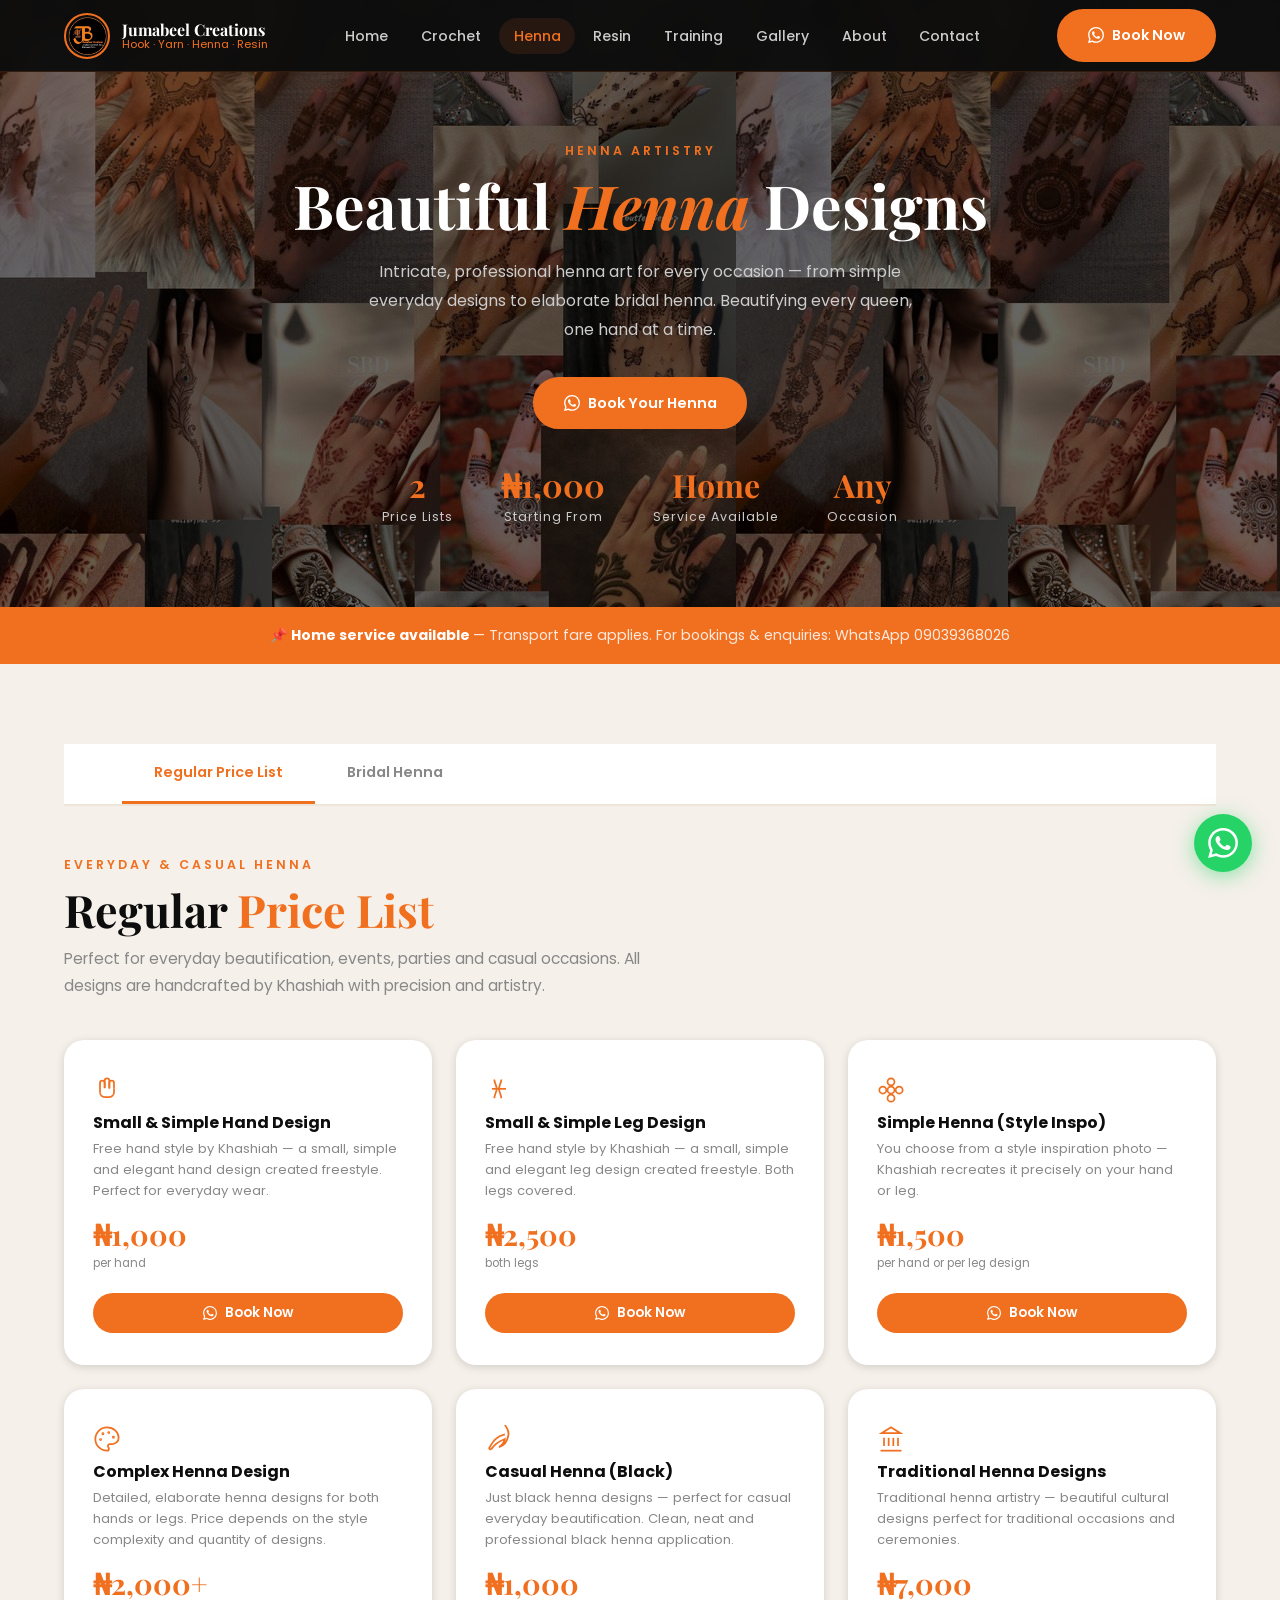
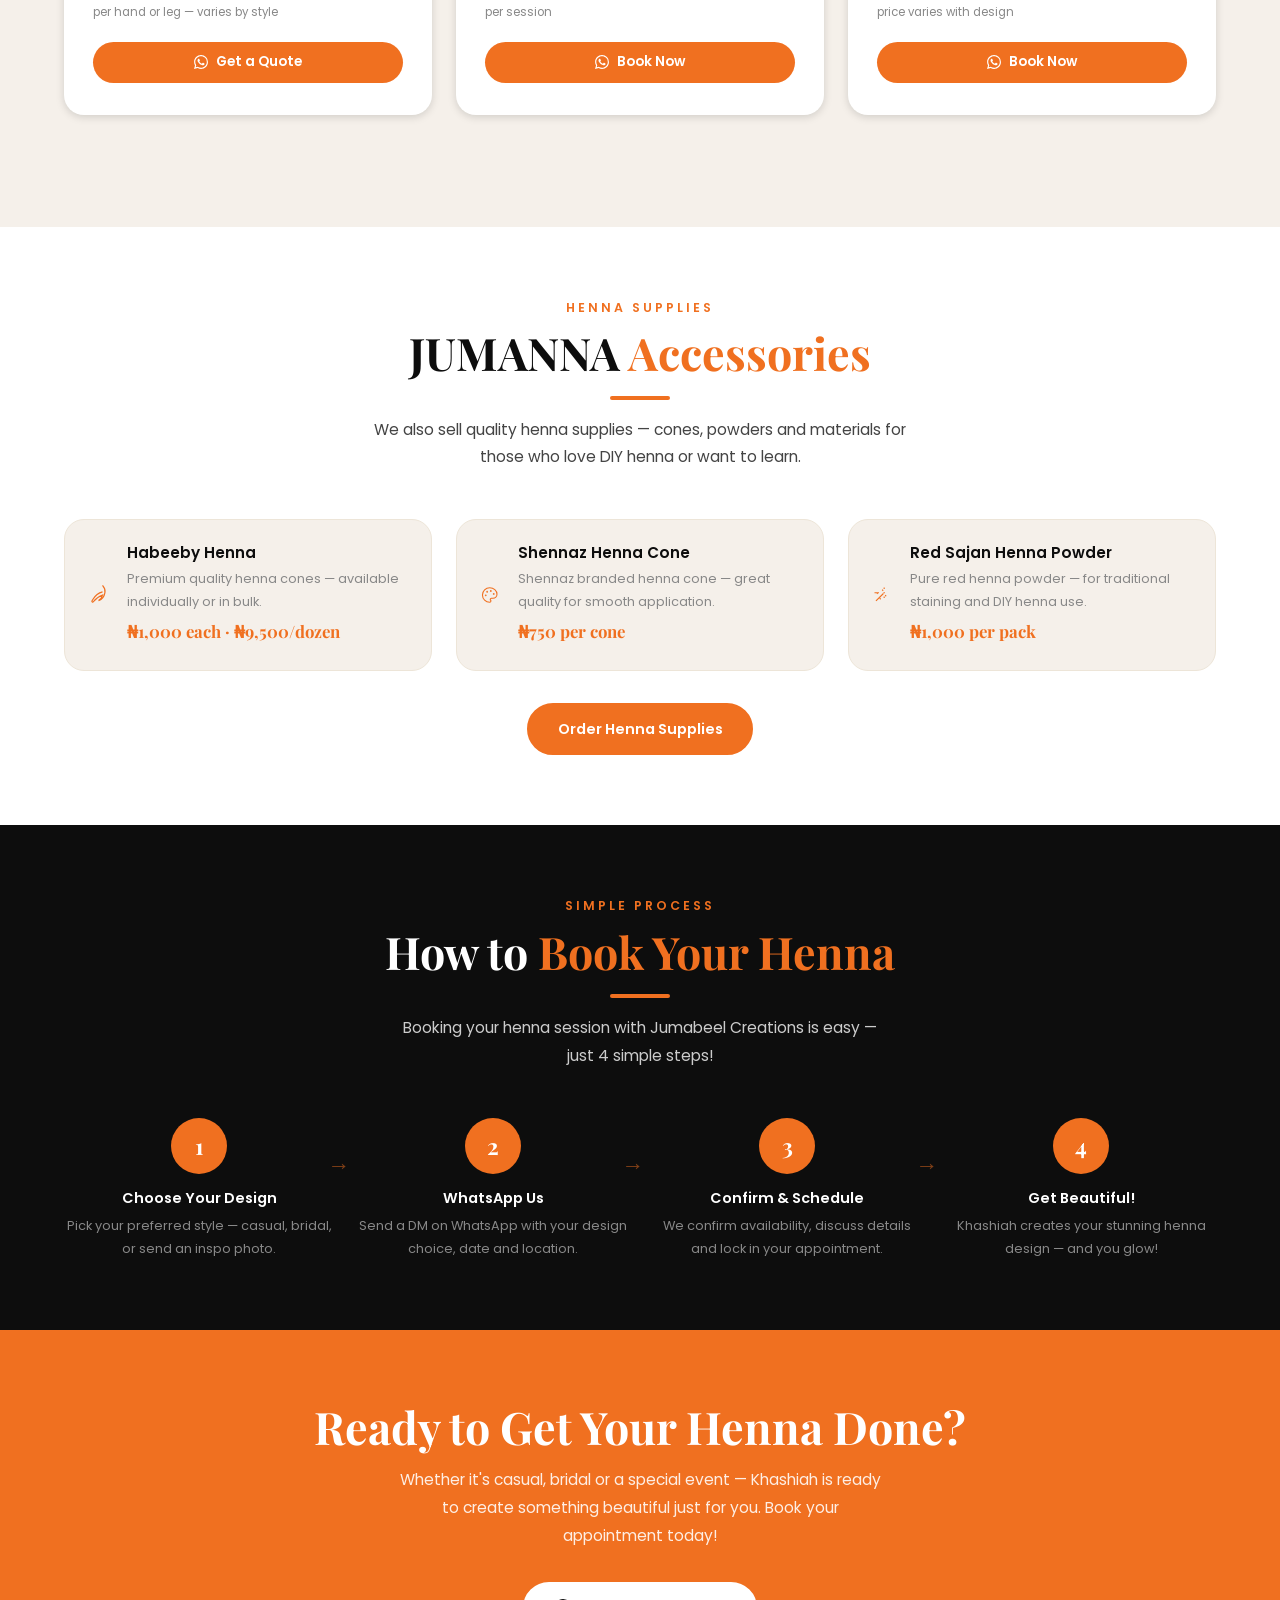
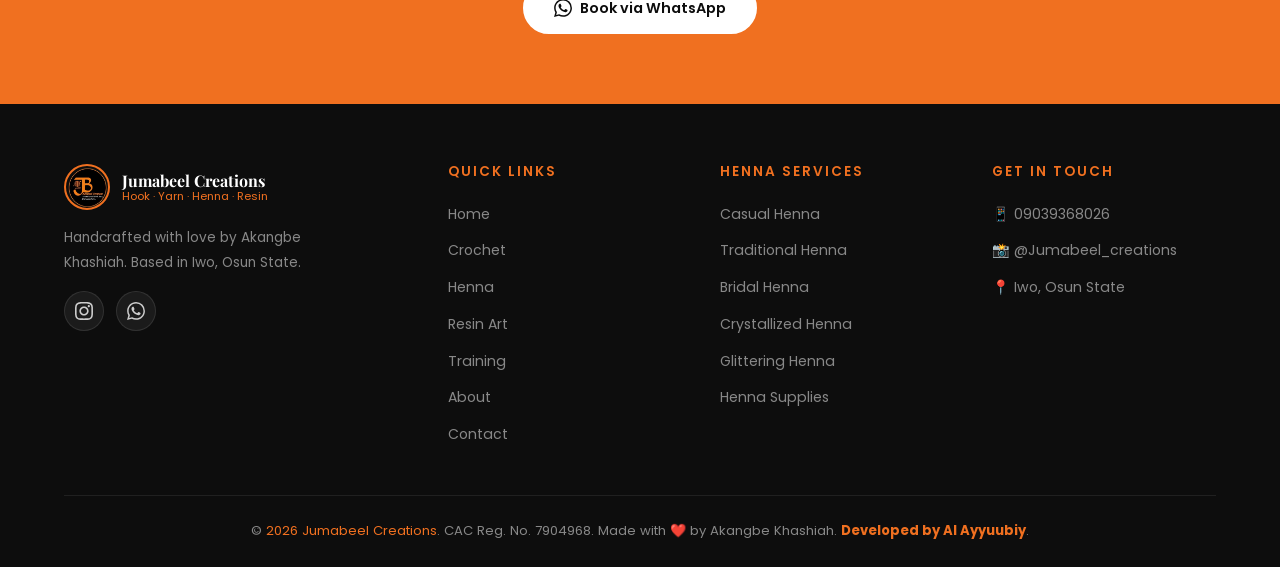
<file: henna.html>
<!DOCTYPE html>
<html lang="en">
<head>
  <meta charset="UTF-8" />
  <meta name="viewport" content="width=device-width, initial-scale=1.0" />
  <meta name="description" content="Jumabeel Creations — Professional henna art services in Iwo, Osun State. Casual, bridal, crystallized and glittering henna designs." />
  <title>Henna Art | Jumabeel Creations</title>
  <link rel="icon" type="image/png" href="assets/images/logo/logo.png" />
  <link rel="preconnect" href="https://fonts.googleapis.com" />
  <link rel="preconnect" href="https://fonts.gstatic.com" crossorigin />
  <link href="https://fonts.googleapis.com/css2?family=Playfair+Display:ital,wght@0,400;0,600;0,700;1,400&family=Poppins:wght@300;400;500;600&family=Dancing+Script:wght@600;700&display=swap" rel="stylesheet" />
  <link rel="stylesheet" href="css/style.css" />
  <link rel="stylesheet" href="css/henna.css" />
</head>
<body>

  <!-- NAVBAR -->
  <nav class="navbar">
    <div class="container">
      <a href="index.html" class="nav-logo">
        <img src="assets/images/logo/logo.png" alt="Jumabeel Creations Logo" />
        <div class="nav-logo-text">
          <span class="brand-name">Jumabeel Creations</span>
          <span class="brand-tagline">Hook · Yarn · Henna · Resin</span>
        </div>
      </a>
      <ul class="nav-links">
        <li><a href="index.html">Home</a></li>
        <li><a href="crochet.html">Crochet</a></li>
        <li><a href="henna.html" class="active">Henna</a></li>
        <li><a href="resin.html">Resin</a></li>
        <li><a href="training.html">Training</a></li>
        <li><a href="gallery.html">Gallery</a></li>
        <li><a href="about.html">About</a></li>
        <li><a href="contact.html">Contact</a></li>
      </ul>
      <div class="nav-cta">
        <a href="contact.html" class="btn btn-primary">
          <svg width="16" height="16" viewBox="0 0 24 24" fill="currentColor"><path d="M17.472 14.382c-.297-.149-1.758-.867-2.03-.967-.273-.099-.471-.148-.67.15-.197.297-.767.966-.94 1.164-.173.199-.347.223-.644.075-.297-.15-1.255-.463-2.39-1.475-.883-.788-1.48-1.761-1.653-2.059-.173-.297-.018-.458.13-.606.134-.133.298-.347.446-.52.149-.174.198-.298.298-.497.099-.198.05-.371-.025-.52-.075-.149-.669-1.612-.916-2.207-.242-.579-.487-.5-.669-.51-.173-.008-.371-.01-.57-.01-.198 0-.52.074-.792.372-.272.297-1.04 1.016-1.04 2.479 0 1.462 1.065 2.875 1.213 3.074.149.198 2.096 3.2 5.077 4.487.709.306 1.262.489 1.694.625.712.227 1.36.195 1.871.118.571-.085 1.758-.719 2.006-1.413.248-.694.248-1.289.173-1.413-.074-.124-.272-.198-.57-.347m-5.421 7.403h-.004a9.87 9.87 0 01-5.031-1.378l-.361-.214-3.741.982.998-3.648-.235-.374a9.86 9.86 0 01-1.51-5.26c.001-5.45 4.436-9.884 9.888-9.884 2.64 0 5.122 1.03 6.988 2.898a9.825 9.825 0 012.893 6.994c-.003 5.45-4.437 9.884-9.885 9.884m8.413-18.297A11.815 11.815 0 0012.05 0C5.495 0 .16 5.335.157 11.892c0 2.096.547 4.142 1.588 5.945L.057 24l6.305-1.654a11.882 11.882 0 005.683 1.448h.005c6.554 0 11.89-5.335 11.893-11.893a11.821 11.821 0 00-3.48-8.413z"/></svg>
          Book Now
        </a>
      </div>
      <button class="hamburger" aria-label="Toggle menu"><span></span><span></span><span></span></button>
    </div>
  </nav>

  <div class="mobile-nav">
    <a href="index.html">Home</a>
    <a href="crochet.html">Crochet</a>
    <a href="henna.html" class="active">Henna</a>
    <a href="resin.html">Resin</a>
    <a href="training.html">Training</a>
    <a href="gallery.html">Gallery</a>
    <a href="about.html">About</a>
    <a href="contact.html">Contact</a>
    <a href="contact.html" class="btn btn-primary">Book Now</a>
  </div>

  <!-- HERO -->
  <section class="henna-hero">
    <div class="container">
      <span class="section-label">Henna Artistry</span>
      <h1>Beautiful <span>Henna</span> Designs</h1>
      <p>Intricate, professional henna art for every occasion — from simple everyday designs to elaborate bridal henna. Beautifying every queen, one hand at a time.</p>
      <a href="https://wa.me/2349039368026?text=Hi%20Jumabeel%20Creations!%20I%20want%20to%20book%20a%20henna%20appointment." target="_blank" class="btn btn-primary">
        <svg width="16" height="16" viewBox="0 0 24 24" fill="currentColor"><path d="M17.472 14.382c-.297-.149-1.758-.867-2.03-.967-.273-.099-.471-.148-.67.15-.197.297-.767.966-.94 1.164-.173.199-.347.223-.644.075-.297-.15-1.255-.463-2.39-1.475-.883-.788-1.48-1.761-1.653-2.059-.173-.297-.018-.458.13-.606.134-.133.298-.347.446-.52.149-.174.198-.298.298-.497.099-.198.05-.371-.025-.52-.075-.149-.669-1.612-.916-2.207-.242-.579-.487-.5-.669-.51-.173-.008-.371-.01-.57-.01-.198 0-.52.074-.792.372-.272.297-1.04 1.016-1.04 2.479 0 1.462 1.065 2.875 1.213 3.074.149.198 2.096 3.2 5.077 4.487.709.306 1.262.489 1.694.625.712.227 1.36.195 1.871.118.571-.085 1.758-.719 2.006-1.413.248-.694.248-1.289.173-1.413-.074-.124-.272-.198-.57-.347m-5.421 7.403h-.004a9.87 9.87 0 01-5.031-1.378l-.361-.214-3.741.982.998-3.648-.235-.374a9.86 9.86 0 01-1.51-5.26c.001-5.45 4.436-9.884 9.888-9.884 2.64 0 5.122 1.03 6.988 2.898a9.825 9.825 0 012.893 6.994c-.003 5.45-4.437 9.884-9.885 9.884m8.413-18.297A11.815 11.815 0 0012.05 0C5.495 0 .16 5.335.157 11.892c0 2.096.547 4.142 1.588 5.945L.057 24l6.305-1.654a11.882 11.882 0 005.683 1.448h.005c6.554 0 11.89-5.335 11.893-11.893a11.821 11.821 0 00-3.48-8.413z"/></svg>
        Book Your Henna
      </a>
      <div class="henna-hero-stats">
        <div class="hero-stat"><span class="stat-number">2</span><span class="stat-label">Price Lists</span></div>
        <div class="hero-stat"><span class="stat-number">₦1,000</span><span class="stat-label">Starting From</span></div>
        <div class="hero-stat"><span class="stat-number">Home</span><span class="stat-label">Service Available</span></div>
        <div class="hero-stat"><span class="stat-number">Any</span><span class="stat-label">Occasion</span></div>
      </div>
    </div>
  </section>

  <!-- HOME SERVICE NOTE -->
  <div class="henna-note">
    <div class="container">
      <p>📌 <strong>Home service available</strong> <span>— Transport fare applies. For bookings & enquiries: WhatsApp 09039368026</span></p>
    </div>
  </div>

  <!-- PRICING SECTION -->
  <section class="henna-pricing">
    <div class="container">

      <!-- Sticky Tabs -->
      <div class="pricing-tabs-wrap">
        <div class="container">
          <div class="pricing-tabs">
            <button class="pricing-tab-btn active" data-ptab="regular">Regular Price List</button>
            <button class="pricing-tab-btn" data-ptab="bridal">Bridal Henna</button>
          </div>
        </div>
      </div>

      <!-- REGULAR PRICE LIST -->
      <div class="pricing-block active" id="ptab-regular">
        <div class="pricing-block-header" data-reveal>
          <span class="section-label">Everyday & Casual Henna</span>
          <h2>Regular <span>Price List</span></h2>
          <p>Perfect for everyday beautification, events, parties and casual occasions. All designs are handcrafted by Khashiah with precision and artistry.</p>
        </div>

        <div class="price-cards-grid">

          <div class="price-card" data-reveal>
            <svg width="28" height="28" viewBox="0 0 24 24" fill="none" stroke="#F07020" stroke-width="1.5"><path d="M18 11V6a2 2 0 00-4 0v5"/><path d="M14 10V4a2 2 0 00-4 0v6"/><path d="M10 10.5V6a2 2 0 00-4 0v8"/><path d="M6 14a4 4 0 004 4h4a4 4 0 004-4v-3"/></svg>
            <h3>Small & Simple Hand Design</h3>
            <p class="price-desc">Free hand style by Khashiah — a small, simple and elegant hand design created freestyle. Perfect for everyday wear.</p>
            <span class="price-amount">₦1,000</span>
            <span class="price-note">per hand</span>
            <button class="btn-order" data-order-btn data-product="Small & Simple Hand Design (Henna)" data-price="₦1,000/hand">
              <svg width="14" height="14" viewBox="0 0 24 24" fill="currentColor"><path d="M17.472 14.382c-.297-.149-1.758-.867-2.03-.967-.273-.099-.471-.148-.67.15-.197.297-.767.966-.94 1.164-.173.199-.347.223-.644.075-.297-.15-1.255-.463-2.39-1.475-.883-.788-1.48-1.761-1.653-2.059-.173-.297-.018-.458.13-.606.134-.133.298-.347.446-.52.149-.174.198-.298.298-.497.099-.198.05-.371-.025-.52-.075-.149-.669-1.612-.916-2.207-.242-.579-.487-.5-.669-.51-.173-.008-.371-.01-.57-.01-.198 0-.52.074-.792.372-.272.297-1.04 1.016-1.04 2.479 0 1.462 1.065 2.875 1.213 3.074.149.198 2.096 3.2 5.077 4.487.709.306 1.262.489 1.694.625.712.227 1.36.195 1.871.118.571-.085 1.758-.719 2.006-1.413.248-.694.248-1.289.173-1.413-.074-.124-.272-.198-.57-.347m-5.421 7.403h-.004a9.87 9.87 0 01-5.031-1.378l-.361-.214-3.741.982.998-3.648-.235-.374a9.86 9.86 0 01-1.51-5.26c.001-5.45 4.436-9.884 9.888-9.884 2.64 0 5.122 1.03 6.988 2.898a9.825 9.825 0 012.893 6.994c-.003 5.45-4.437 9.884-9.885 9.884m8.413-18.297A11.815 11.815 0 0012.05 0C5.495 0 .16 5.335.157 11.892c0 2.096.547 4.142 1.588 5.945L.057 24l6.305-1.654a11.882 11.882 0 005.683 1.448h.005c6.554 0 11.89-5.335 11.893-11.893a11.821 11.821 0 00-3.48-8.413z"/></svg>
              Book Now
            </button>
          </div>

          <div class="price-card" data-reveal>
            <svg width="28" height="28" viewBox="0 0 24 24" fill="none" stroke="#F07020" stroke-width="1.5"><path d="M8 3c0 3 2 5 2 8s-2 5-2 8"/><path d="M14 3c0 3-2 5-2 8s2 5 2 8"/><line x1="6" y1="11" x2="18" y2="11"/></svg>
            <h3>Small & Simple Leg Design</h3>
            <p class="price-desc">Free hand style by Khashiah — a small, simple and elegant leg design created freestyle. Both legs covered.</p>
            <span class="price-amount">₦2,500</span>
            <span class="price-note">both legs</span>
            <button class="btn-order" data-order-btn data-product="Small & Simple Leg Design (Henna)" data-price="₦2,500 both legs">
              <svg width="14" height="14" viewBox="0 0 24 24" fill="currentColor"><path d="M17.472 14.382c-.297-.149-1.758-.867-2.03-.967-.273-.099-.471-.148-.67.15-.197.297-.767.966-.94 1.164-.173.199-.347.223-.644.075-.297-.15-1.255-.463-2.39-1.475-.883-.788-1.48-1.761-1.653-2.059-.173-.297-.018-.458.13-.606.134-.133.298-.347.446-.52.149-.174.198-.298.298-.497.099-.198.05-.371-.025-.52-.075-.149-.669-1.612-.916-2.207-.242-.579-.487-.5-.669-.51-.173-.008-.371-.01-.57-.01-.198 0-.52.074-.792.372-.272.297-1.04 1.016-1.04 2.479 0 1.462 1.065 2.875 1.213 3.074.149.198 2.096 3.2 5.077 4.487.709.306 1.262.489 1.694.625.712.227 1.36.195 1.871.118.571-.085 1.758-.719 2.006-1.413.248-.694.248-1.289.173-1.413-.074-.124-.272-.198-.57-.347m-5.421 7.403h-.004a9.87 9.87 0 01-5.031-1.378l-.361-.214-3.741.982.998-3.648-.235-.374a9.86 9.86 0 01-1.51-5.26c.001-5.45 4.436-9.884 9.888-9.884 2.64 0 5.122 1.03 6.988 2.898a9.825 9.825 0 012.893 6.994c-.003 5.45-4.437 9.884-9.885 9.884m8.413-18.297A11.815 11.815 0 0012.05 0C5.495 0 .16 5.335.157 11.892c0 2.096.547 4.142 1.588 5.945L.057 24l6.305-1.654a11.882 11.882 0 005.683 1.448h.005c6.554 0 11.89-5.335 11.893-11.893a11.821 11.821 0 00-3.48-8.413z"/></svg>
              Book Now
            </button>
          </div>

          <div class="price-card" data-reveal>
            <svg width="28" height="28" viewBox="0 0 24 24" fill="none" stroke="#F07020" stroke-width="1.5"><circle cx="12" cy="12" r="3"/><path d="M12 2a3 3 0 010 6 3 3 0 010-6z"/><path d="M12 16a3 3 0 010 6 3 3 0 010-6z"/><path d="M2 12a3 3 0 016 0 3 3 0 01-6 0z"/><path d="M16 12a3 3 0 016 0 3 3 0 01-6 0z"/></svg>
            <h3>Simple Henna (Style Inspo)</h3>
            <p class="price-desc">You choose from a style inspiration photo — Khashiah recreates it precisely on your hand or leg.</p>
            <span class="price-amount">₦1,500</span>
            <span class="price-note">per hand or per leg design</span>
            <button class="btn-order" data-order-btn data-product="Simple Henna (Style Inspo)" data-price="₦1,500/hand or leg">
              <svg width="14" height="14" viewBox="0 0 24 24" fill="currentColor"><path d="M17.472 14.382c-.297-.149-1.758-.867-2.03-.967-.273-.099-.471-.148-.67.15-.197.297-.767.966-.94 1.164-.173.199-.347.223-.644.075-.297-.15-1.255-.463-2.39-1.475-.883-.788-1.48-1.761-1.653-2.059-.173-.297-.018-.458.13-.606.134-.133.298-.347.446-.52.149-.174.198-.298.298-.497.099-.198.05-.371-.025-.52-.075-.149-.669-1.612-.916-2.207-.242-.579-.487-.5-.669-.51-.173-.008-.371-.01-.57-.01-.198 0-.52.074-.792.372-.272.297-1.04 1.016-1.04 2.479 0 1.462 1.065 2.875 1.213 3.074.149.198 2.096 3.2 5.077 4.487.709.306 1.262.489 1.694.625.712.227 1.36.195 1.871.118.571-.085 1.758-.719 2.006-1.413.248-.694.248-1.289.173-1.413-.074-.124-.272-.198-.57-.347m-5.421 7.403h-.004a9.87 9.87 0 01-5.031-1.378l-.361-.214-3.741.982.998-3.648-.235-.374a9.86 9.86 0 01-1.51-5.26c.001-5.45 4.436-9.884 9.888-9.884 2.64 0 5.122 1.03 6.988 2.898a9.825 9.825 0 012.893 6.994c-.003 5.45-4.437 9.884-9.885 9.884m8.413-18.297A11.815 11.815 0 0012.05 0C5.495 0 .16 5.335.157 11.892c0 2.096.547 4.142 1.588 5.945L.057 24l6.305-1.654a11.882 11.882 0 005.683 1.448h.005c6.554 0 11.89-5.335 11.893-11.893a11.821 11.821 0 00-3.48-8.413z"/></svg>
              Book Now
            </button>
          </div>

          <div class="price-card" data-reveal>
            <svg width="28" height="28" viewBox="0 0 24 24" fill="none" stroke="#F07020" stroke-width="1.5"><circle cx="13.5" cy="6.5" r=".5"/><circle cx="17.5" cy="10.5" r=".5"/><circle cx="8.5" cy="7.5" r=".5"/><circle cx="6.5" cy="12.5" r=".5"/><path d="M12 2C6.5 2 2 6.5 2 12s4.5 10 10 10c.926 0 1.648-.746 1.648-1.688 0-.437-.18-.835-.437-1.125-.29-.289-.438-.652-.438-1.125a1.64 1.64 0 011.668-1.668h1.996c3.051 0 5.555-2.503 5.555-5.554C21.965 6.012 17.461 2 12 2z"/></svg>
            <h3>Complex Henna Design</h3>
            <p class="price-desc">Detailed, elaborate henna designs for both hands or legs. Price depends on the style complexity and quantity of designs.</p>
            <span class="price-amount">₦2,000+</span>
            <span class="price-note">per hand or leg — varies by style</span>
            <button class="btn-order" data-order-btn data-product="Complex Henna Design" data-price="₦2,000 and above">
              <svg width="14" height="14" viewBox="0 0 24 24" fill="currentColor"><path d="M17.472 14.382c-.297-.149-1.758-.867-2.03-.967-.273-.099-.471-.148-.67.15-.197.297-.767.966-.94 1.164-.173.199-.347.223-.644.075-.297-.15-1.255-.463-2.39-1.475-.883-.788-1.48-1.761-1.653-2.059-.173-.297-.018-.458.13-.606.134-.133.298-.347.446-.52.149-.174.198-.298.298-.497.099-.198.05-.371-.025-.52-.075-.149-.669-1.612-.916-2.207-.242-.579-.487-.5-.669-.51-.173-.008-.371-.01-.57-.01-.198 0-.52.074-.792.372-.272.297-1.04 1.016-1.04 2.479 0 1.462 1.065 2.875 1.213 3.074.149.198 2.096 3.2 5.077 4.487.709.306 1.262.489 1.694.625.712.227 1.36.195 1.871.118.571-.085 1.758-.719 2.006-1.413.248-.694.248-1.289.173-1.413-.074-.124-.272-.198-.57-.347m-5.421 7.403h-.004a9.87 9.87 0 01-5.031-1.378l-.361-.214-3.741.982.998-3.648-.235-.374a9.86 9.86 0 01-1.51-5.26c.001-5.45 4.436-9.884 9.888-9.884 2.64 0 5.122 1.03 6.988 2.898a9.825 9.825 0 012.893 6.994c-.003 5.45-4.437 9.884-9.885 9.884m8.413-18.297A11.815 11.815 0 0012.05 0C5.495 0 .16 5.335.157 11.892c0 2.096.547 4.142 1.588 5.945L.057 24l6.305-1.654a11.882 11.882 0 005.683 1.448h.005c6.554 0 11.89-5.335 11.893-11.893a11.821 11.821 0 00-3.48-8.413z"/></svg>
              Get a Quote
            </button>
          </div>

          <!-- Casual Henna from catalog -->
          <div class="price-card" data-reveal>
            <svg width="28" height="28" viewBox="0 0 24 24" fill="none" stroke="#F07020" stroke-width="1.5"><path d="M17 8C8 10 5.9 16.17 3.82 19.34a1 1 0 001.66 1.12C8 17 10.5 14.5 17 12c-.5 2.5-2 5-5 7 3-1 7-4 8-10 .5-2.5.5-5-3-9"/></svg>
            <h3>Casual Henna (Black)</h3>
            <p class="price-desc">Just black henna designs — perfect for casual everyday beautification. Clean, neat and professional black henna application.</p>
            <span class="price-amount">₦1,000</span>
            <span class="price-note">per session</span>
            <button class="btn-order" data-order-btn data-product="Casual Black Henna" data-price="₦1,000">
              <svg width="14" height="14" viewBox="0 0 24 24" fill="currentColor"><path d="M17.472 14.382c-.297-.149-1.758-.867-2.03-.967-.273-.099-.471-.148-.67.15-.197.297-.767.966-.94 1.164-.173.199-.347.223-.644.075-.297-.15-1.255-.463-2.39-1.475-.883-.788-1.48-1.761-1.653-2.059-.173-.297-.018-.458.13-.606.134-.133.298-.347.446-.52.149-.174.198-.298.298-.497.099-.198.05-.371-.025-.52-.075-.149-.669-1.612-.916-2.207-.242-.579-.487-.5-.669-.51-.173-.008-.371-.01-.57-.01-.198 0-.52.074-.792.372-.272.297-1.04 1.016-1.04 2.479 0 1.462 1.065 2.875 1.213 3.074.149.198 2.096 3.2 5.077 4.487.709.306 1.262.489 1.694.625.712.227 1.36.195 1.871.118.571-.085 1.758-.719 2.006-1.413.248-.694.248-1.289.173-1.413-.074-.124-.272-.198-.57-.347m-5.421 7.403h-.004a9.87 9.87 0 01-5.031-1.378l-.361-.214-3.741.982.998-3.648-.235-.374a9.86 9.86 0 01-1.51-5.26c.001-5.45 4.436-9.884 9.888-9.884 2.64 0 5.122 1.03 6.988 2.898a9.825 9.825 0 012.893 6.994c-.003 5.45-4.437 9.884-9.885 9.884m8.413-18.297A11.815 11.815 0 0012.05 0C5.495 0 .16 5.335.157 11.892c0 2.096.547 4.142 1.588 5.945L.057 24l6.305-1.654a11.882 11.882 0 005.683 1.448h.005c6.554 0 11.89-5.335 11.893-11.893a11.821 11.821 0 00-3.48-8.413z"/></svg>
              Book Now
            </button>
          </div>

          <!-- Traditional Henna -->
          <div class="price-card" data-reveal>
            <svg width="28" height="28" viewBox="0 0 24 24" fill="none" stroke="#F07020" stroke-width="1.5"><line x1="3" y1="22" x2="21" y2="22"/><line x1="6" y1="18" x2="6" y2="11"/><line x1="10" y1="18" x2="10" y2="11"/><line x1="14" y1="18" x2="14" y2="11"/><line x1="18" y1="18" x2="18" y2="11"/><polygon points="12 2 20 7 4 7"/></svg>
            <h3>Traditional Henna Designs</h3>
            <p class="price-desc">Traditional henna artistry — beautiful cultural designs perfect for traditional occasions and ceremonies.</p>
            <span class="price-amount">₦7,000</span>
            <span class="price-note">price varies with design</span>
            <button class="btn-order" data-order-btn data-product="Traditional Henna Designs" data-price="₦7,000">
              <svg width="14" height="14" viewBox="0 0 24 24" fill="currentColor"><path d="M17.472 14.382c-.297-.149-1.758-.867-2.03-.967-.273-.099-.471-.148-.67.15-.197.297-.767.966-.94 1.164-.173.199-.347.223-.644.075-.297-.15-1.255-.463-2.39-1.475-.883-.788-1.48-1.761-1.653-2.059-.173-.297-.018-.458.13-.606.134-.133.298-.347.446-.52.149-.174.198-.298.298-.497.099-.198.05-.371-.025-.52-.075-.149-.669-1.612-.916-2.207-.242-.579-.487-.5-.669-.51-.173-.008-.371-.01-.57-.01-.198 0-.52.074-.792.372-.272.297-1.04 1.016-1.04 2.479 0 1.462 1.065 2.875 1.213 3.074.149.198 2.096 3.2 5.077 4.487.709.306 1.262.489 1.694.625.712.227 1.36.195 1.871.118.571-.085 1.758-.719 2.006-1.413.248-.694.248-1.289.173-1.413-.074-.124-.272-.198-.57-.347m-5.421 7.403h-.004a9.87 9.87 0 01-5.031-1.378l-.361-.214-3.741.982.998-3.648-.235-.374a9.86 9.86 0 01-1.51-5.26c.001-5.45 4.436-9.884 9.888-9.884 2.64 0 5.122 1.03 6.988 2.898a9.825 9.825 0 012.893 6.994c-.003 5.45-4.437 9.884-9.885 9.884m8.413-18.297A11.815 11.815 0 0012.05 0C5.495 0 .16 5.335.157 11.892c0 2.096.547 4.142 1.588 5.945L.057 24l6.305-1.654a11.882 11.882 0 005.683 1.448h.005c6.554 0 11.89-5.335 11.893-11.893a11.821 11.821 0 00-3.48-8.413z"/></svg>
              Book Now
            </button>
          </div>

        </div>
      </div>

      <!-- BRIDAL PRICE LIST -->
      <div class="pricing-block" id="ptab-bridal">
        <div class="pricing-block-header" data-reveal>
          <span class="section-label">For the Special Day</span>
          <h2>Bridal <span>Henna Price List</span></h2>
          <p>Make your wedding day even more special with stunning bridal henna designs. From simple elegant styles to crystallized and glittering finishes.</p>
        </div>

        <div class="price-cards-grid">

          <div class="price-card" data-reveal>
            <svg width="28" height="28" viewBox="0 0 24 24" fill="none" stroke="#F07020" stroke-width="1.5"><polygon points="12 2 15.09 8.26 22 9.27 17 14.14 18.18 21.02 12 17.77 5.82 21.02 7 14.14 2 9.27 8.91 8.26 12 2"/></svg>
            <h3>Bridal Casual</h3>
            <p class="price-desc">Simple black henna design for both hands and legs — clean, beautiful and perfect for the bride who loves an elegant understated look.</p>
            <span class="price-amount">₦6,000</span>
            <span class="price-note">both hands and legs</span>
            <button class="btn-order" data-order-btn data-product="Bridal Casual Henna (Black)" data-price="₦6,000">
              <svg width="14" height="14" viewBox="0 0 24 24" fill="currentColor"><path d="M17.472 14.382c-.297-.149-1.758-.867-2.03-.967-.273-.099-.471-.148-.67.15-.197.297-.767.966-.94 1.164-.173.199-.347.223-.644.075-.297-.15-1.255-.463-2.39-1.475-.883-.788-1.48-1.761-1.653-2.059-.173-.297-.018-.458.13-.606.134-.133.298-.347.446-.52.149-.174.198-.298.298-.497.099-.198.05-.371-.025-.52-.075-.149-.669-1.612-.916-2.207-.242-.579-.487-.5-.669-.51-.173-.008-.371-.01-.57-.01-.198 0-.52.074-.792.372-.272.297-1.04 1.016-1.04 2.479 0 1.462 1.065 2.875 1.213 3.074.149.198 2.096 3.2 5.077 4.487.709.306 1.262.489 1.694.625.712.227 1.36.195 1.871.118.571-.085 1.758-.719 2.006-1.413.248-.694.248-1.289.173-1.413-.074-.124-.272-.198-.57-.347m-5.421 7.403h-.004a9.87 9.87 0 01-5.031-1.378l-.361-.214-3.741.982.998-3.648-.235-.374a9.86 9.86 0 01-1.51-5.26c.001-5.45 4.436-9.884 9.888-9.884 2.64 0 5.122 1.03 6.988 2.898a9.825 9.825 0 012.893 6.994c-.003 5.45-4.437 9.884-9.885 9.884m8.413-18.297A11.815 11.815 0 0012.05 0C5.495 0 .16 5.335.157 11.892c0 2.096.547 4.142 1.588 5.945L.057 24l6.305-1.654a11.882 11.882 0 005.683 1.448h.005c6.554 0 11.89-5.335 11.893-11.893a11.821 11.821 0 00-3.48-8.413z"/></svg>
              Book Now
            </button>
          </div>

          <div class="price-card" data-reveal>
            <svg width="28" height="28" viewBox="0 0 24 24" fill="none" stroke="#F07020" stroke-width="1.5"><circle cx="12" cy="12" r="10"/><path d="M8 12h8"/><path d="M12 8v8"/></svg>
            <h3>Bridal Casual + Red Stain</h3>
            <p class="price-desc">Simple black henna design with beautiful red henna stain — a combination of black and red for a rich, warm bridal look.</p>
            <span class="price-amount">₦6,500</span>
            <span class="price-note">both hands and legs</span>
            <button class="btn-order" data-order-btn data-product="Bridal Casual with Red Henna Stain" data-price="₦6,500">
              <svg width="14" height="14" viewBox="0 0 24 24" fill="currentColor"><path d="M17.472 14.382c-.297-.149-1.758-.867-2.03-.967-.273-.099-.471-.148-.67.15-.197.297-.767.966-.94 1.164-.173.199-.347.223-.644.075-.297-.15-1.255-.463-2.39-1.475-.883-.788-1.48-1.761-1.653-2.059-.173-.297-.018-.458.13-.606.134-.133.298-.347.446-.52.149-.174.198-.298.298-.497.099-.198.05-.371-.025-.52-.075-.149-.669-1.612-.916-2.207-.242-.579-.487-.5-.669-.51-.173-.008-.371-.01-.57-.01-.198 0-.52.074-.792.372-.272.297-1.04 1.016-1.04 2.479 0 1.462 1.065 2.875 1.213 3.074.149.198 2.096 3.2 5.077 4.487.709.306 1.262.489 1.694.625.712.227 1.36.195 1.871.118.571-.085 1.758-.719 2.006-1.413.248-.694.248-1.289.173-1.413-.074-.124-.272-.198-.57-.347m-5.421 7.403h-.004a9.87 9.87 0 01-5.031-1.378l-.361-.214-3.741.982.998-3.648-.235-.374a9.86 9.86 0 01-1.51-5.26c.001-5.45 4.436-9.884 9.888-9.884 2.64 0 5.122 1.03 6.988 2.898a9.825 9.825 0 012.893 6.994c-.003 5.45-4.437 9.884-9.885 9.884m8.413-18.297A11.815 11.815 0 0012.05 0C5.495 0 .16 5.335.157 11.892c0 2.096.547 4.142 1.588 5.945L.057 24l6.305-1.654a11.882 11.882 0 005.683 1.448h.005c6.554 0 11.89-5.335 11.893-11.893a11.821 11.821 0 00-3.48-8.413z"/></svg>
              Book Now
            </button>
          </div>

          <div class="price-card featured" data-reveal>
            <span class="popular-badge">Popular</span>
            <svg width="28" height="28" viewBox="0 0 24 24" fill="none" stroke="#F07020" stroke-width="1.5"><path d="M17 8C8 10 5.9 16.17 3.82 19.34a1 1 0 001.66 1.12C8 17 10.5 14.5 17 12c-.5 2.5-2 5-5 7 3-1 7-4 8-10 .5-2.5.5-5-3-9"/></svg>
            <h3>Red Traditional Henna Stain</h3>
            <p class="price-desc">Pure red henna only — rich, deep traditional red stain. A classic bridal choice that looks stunning and lasts long.</p>
            <span class="price-amount">₦8,000</span>
            <span class="price-note">red henna only</span>
            <button class="btn-order" data-order-btn data-product="Red Traditional Henna Stain" data-price="₦8,000">
              <svg width="14" height="14" viewBox="0 0 24 24" fill="currentColor"><path d="M17.472 14.382c-.297-.149-1.758-.867-2.03-.967-.273-.099-.471-.148-.67.15-.197.297-.767.966-.94 1.164-.173.199-.347.223-.644.075-.297-.15-1.255-.463-2.39-1.475-.883-.788-1.48-1.761-1.653-2.059-.173-.297-.018-.458.13-.606.134-.133.298-.347.446-.52.149-.174.198-.298.298-.497.099-.198.05-.371-.025-.52-.075-.149-.669-1.612-.916-2.207-.242-.579-.487-.5-.669-.51-.173-.008-.371-.01-.57-.01-.198 0-.52.074-.792.372-.272.297-1.04 1.016-1.04 2.479 0 1.462 1.065 2.875 1.213 3.074.149.198 2.096 3.2 5.077 4.487.709.306 1.262.489 1.694.625.712.227 1.36.195 1.871.118.571-.085 1.758-.719 2.006-1.413.248-.694.248-1.289.173-1.413-.074-.124-.272-.198-.57-.347m-5.421 7.403h-.004a9.87 9.87 0 01-5.031-1.378l-.361-.214-3.741.982.998-3.648-.235-.374a9.86 9.86 0 01-1.51-5.26c.001-5.45 4.436-9.884 9.888-9.884 2.64 0 5.122 1.03 6.988 2.898a9.825 9.825 0 012.893 6.994c-.003 5.45-4.437 9.884-9.885 9.884m8.413-18.297A11.815 11.815 0 0012.05 0C5.495 0 .16 5.335.157 11.892c0 2.096.547 4.142 1.588 5.945L.057 24l6.305-1.654a11.882 11.882 0 005.683 1.448h.005c6.554 0 11.89-5.335 11.893-11.893a11.821 11.821 0 00-3.48-8.413z"/></svg>
              Book Now
            </button>
          </div>

          <div class="price-card" data-reveal>
            <svg width="28" height="28" viewBox="0 0 24 24" fill="none" stroke="#F07020" stroke-width="1.5"><polygon points="12 2 22 8.5 22 15.5 12 22 2 15.5 2 8.5 12 2"/><line x1="12" y1="22" x2="12" y2="2"/><polyline points="2 8.5 12 14 22 8.5"/></svg>
            <h3>Crystallized Bridal Henna</h3>
            <p class="price-desc">Black henna design beautifully adorned with sparkling stones — a glamorous, eye-catching bridal look that stands out.</p>
            <span class="price-amount">₦7,000</span>
            <span class="price-note">black henna design with stones</span>
            <button class="btn-order" data-order-btn data-product="Crystallized Bridal Henna (with stones)" data-price="₦7,000">
              <svg width="14" height="14" viewBox="0 0 24 24" fill="currentColor"><path d="M17.472 14.382c-.297-.149-1.758-.867-2.03-.967-.273-.099-.471-.148-.67.15-.197.297-.767.966-.94 1.164-.173.199-.347.223-.644.075-.297-.15-1.255-.463-2.39-1.475-.883-.788-1.48-1.761-1.653-2.059-.173-.297-.018-.458.13-.606.134-.133.298-.347.446-.52.149-.174.198-.298.298-.497.099-.198.05-.371-.025-.52-.075-.149-.669-1.612-.916-2.207-.242-.579-.487-.5-.669-.51-.173-.008-.371-.01-.57-.01-.198 0-.52.074-.792.372-.272.297-1.04 1.016-1.04 2.479 0 1.462 1.065 2.875 1.213 3.074.149.198 2.096 3.2 5.077 4.487.709.306 1.262.489 1.694.625.712.227 1.36.195 1.871.118.571-.085 1.758-.719 2.006-1.413.248-.694.248-1.289.173-1.413-.074-.124-.272-.198-.57-.347m-5.421 7.403h-.004a9.87 9.87 0 01-5.031-1.378l-.361-.214-3.741.982.998-3.648-.235-.374a9.86 9.86 0 01-1.51-5.26c.001-5.45 4.436-9.884 9.888-9.884 2.64 0 5.122 1.03 6.988 2.898a9.825 9.825 0 012.893 6.994c-.003 5.45-4.437 9.884-9.885 9.884m8.413-18.297A11.815 11.815 0 0012.05 0C5.495 0 .16 5.335.157 11.892c0 2.096.547 4.142 1.588 5.945L.057 24l6.305-1.654a11.882 11.882 0 005.683 1.448h.005c6.554 0 11.89-5.335 11.893-11.893a11.821 11.821 0 00-3.48-8.413z"/></svg>
              Book Now
            </button>
          </div>

          <div class="price-card" data-reveal>
            <svg width="28" height="28" viewBox="0 0 24 24" fill="none" stroke="#F07020" stroke-width="1.5"><polygon points="12 2 15.09 8.26 22 9.27 17 14.14 18.18 21.02 12 17.77 5.82 21.02 7 14.14 2 9.27 8.91 8.26 12 2"/></svg>
            <h3>Glittering Henna Design</h3>
            <p class="price-desc">Black henna design with gorgeous glitter finish — both hands and legs covered. A dazzling, festive bridal look full of sparkle.</p>
            <span class="price-amount">₦10,000</span>
            <span class="price-note">both hands and legs</span>
            <button class="btn-order" data-order-btn data-product="Glittering Henna Design (black + glitters)" data-price="₦10,000">
              <svg width="14" height="14" viewBox="0 0 24 24" fill="currentColor"><path d="M17.472 14.382c-.297-.149-1.758-.867-2.03-.967-.273-.099-.471-.148-.67.15-.197.297-.767.966-.94 1.164-.173.199-.347.223-.644.075-.297-.15-1.255-.463-2.39-1.475-.883-.788-1.48-1.761-1.653-2.059-.173-.297-.018-.458.13-.606.134-.133.298-.347.446-.52.149-.174.198-.298.298-.497.099-.198.05-.371-.025-.52-.075-.149-.669-1.612-.916-2.207-.242-.579-.487-.5-.669-.51-.173-.008-.371-.01-.57-.01-.198 0-.52.074-.792.372-.272.297-1.04 1.016-1.04 2.479 0 1.462 1.065 2.875 1.213 3.074.149.198 2.096 3.2 5.077 4.487.709.306 1.262.489 1.694.625.712.227 1.36.195 1.871.118.571-.085 1.758-.719 2.006-1.413.248-.694.248-1.289.173-1.413-.074-.124-.272-.198-.57-.347m-5.421 7.403h-.004a9.87 9.87 0 01-5.031-1.378l-.361-.214-3.741.982.998-3.648-.235-.374a9.86 9.86 0 01-1.51-5.26c.001-5.45 4.436-9.884 9.888-9.884 2.64 0 5.122 1.03 6.988 2.898a9.825 9.825 0 012.893 6.994c-.003 5.45-4.437 9.884-9.885 9.884m8.413-18.297A11.815 11.815 0 0012.05 0C5.495 0 .16 5.335.157 11.892c0 2.096.547 4.142 1.588 5.945L.057 24l6.305-1.654a11.882 11.882 0 005.683 1.448h.005c6.554 0 11.89-5.335 11.893-11.893a11.821 11.821 0 00-3.48-8.413z"/></svg>
              Book Now
            </button>
          </div>

          <div class="price-card" data-reveal>
            <svg width="28" height="28" viewBox="0 0 24 24" fill="none" stroke="#F07020" stroke-width="1.5"><path d="M22 16.92v3a2 2 0 01-2.18 2 19.79 19.79 0 01-8.63-3.07A19.5 19.5 0 013.07 9.81a19.79 19.79 0 01-3.07-8.67A2 2 0 012 .97h3a2 2 0 012 1.72c.127.96.361 1.903.7 2.81a2 2 0 01-.45 2.11L6.09 8.91a16 16 0 006 6l1.27-1.27a2 2 0 012.11-.45c.907.339 1.85.573 2.81.7A2 2 0 0122 16.92z"/></svg>
            <h3>Custom Bridal Package</h3>
            <p class="price-desc">Have a specific look in mind? DM Khashiah with your inspo photo and she'll create a custom bridal package tailored to you.</p>
            <span class="price-amount">On Request</span>
            <span class="price-note">DM for a personalised quote</span>
            <button class="btn-order" data-order-btn data-product="Custom Bridal Henna Package" data-price="">
              <svg width="14" height="14" viewBox="0 0 24 24" fill="currentColor"><path d="M17.472 14.382c-.297-.149-1.758-.867-2.03-.967-.273-.099-.471-.148-.67.15-.197.297-.767.966-.94 1.164-.173.199-.347.223-.644.075-.297-.15-1.255-.463-2.39-1.475-.883-.788-1.48-1.761-1.653-2.059-.173-.297-.018-.458.13-.606.134-.133.298-.347.446-.52.149-.174.198-.298.298-.497.099-.198.05-.371-.025-.52-.075-.149-.669-1.612-.916-2.207-.242-.579-.487-.5-.669-.51-.173-.008-.371-.01-.57-.01-.198 0-.52.074-.792.372-.272.297-1.04 1.016-1.04 2.479 0 1.462 1.065 2.875 1.213 3.074.149.198 2.096 3.2 5.077 4.487.709.306 1.262.489 1.694.625.712.227 1.36.195 1.871.118.571-.085 1.758-.719 2.006-1.413.248-.694.248-1.289.173-1.413-.074-.124-.272-.198-.57-.347m-5.421 7.403h-.004a9.87 9.87 0 01-5.031-1.378l-.361-.214-3.741.982.998-3.648-.235-.374a9.86 9.86 0 01-1.51-5.26c.001-5.45 4.436-9.884 9.888-9.884 2.64 0 5.122 1.03 6.988 2.898a9.825 9.825 0 012.893 6.994c-.003 5.45-4.437 9.884-9.885 9.884m8.413-18.297A11.815 11.815 0 0012.05 0C5.495 0 .16 5.335.157 11.892c0 2.096.547 4.142 1.588 5.945L.057 24l6.305-1.654a11.882 11.882 0 005.683 1.448h.005c6.554 0 11.89-5.335 11.893-11.893a11.821 11.821 0 00-3.48-8.413z"/></svg>
              Chat Now
            </button>
          </div>

        </div>
      </div>

    </div>
  </section>

  <!-- HENNA ACCESSORIES / SUPPLIES -->
  <section class="henna-accessories">
    <div class="container">
      <div class="section-heading centered" data-reveal>
        <span class="section-label">Henna Supplies</span>
        <h2>JUMANNA <span>Accessories</span></h2>
        <div class="divider centered"></div>
        <p>We also sell quality henna supplies — cones, powders and materials for those who love DIY henna or want to learn.</p>
      </div>
      <div class="accessories-grid">

        <div class="accessory-card" data-reveal>
          <svg width="28" height="28" viewBox="0 0 24 24" fill="none" stroke="#F07020" stroke-width="1.5"><path d="M17 8C8 10 5.9 16.17 3.82 19.34a1 1 0 001.66 1.12C8 17 10.5 14.5 17 12c-.5 2.5-2 5-5 7 3-1 7-4 8-10 .5-2.5.5-5-3-9"/></svg>
          <div>
            <h4>Habeeby Henna</h4>
            <p>Premium quality henna cones — available individually or in bulk.</p>
            <span class="accessory-price">₦1,000 each · ₦9,500/dozen</span>
          </div>
        </div>

        <div class="accessory-card" data-reveal>
          <svg width="28" height="28" viewBox="0 0 24 24" fill="none" stroke="#F07020" stroke-width="1.5"><circle cx="13.5" cy="6.5" r=".5"/><circle cx="17.5" cy="10.5" r=".5"/><circle cx="8.5" cy="7.5" r=".5"/><circle cx="6.5" cy="12.5" r=".5"/><path d="M12 2C6.5 2 2 6.5 2 12s4.5 10 10 10c.926 0 1.648-.746 1.648-1.688 0-.437-.18-.835-.437-1.125-.29-.289-.438-.652-.438-1.125a1.64 1.64 0 011.668-1.668h1.996c3.051 0 5.555-2.503 5.555-5.554C21.965 6.012 17.461 2 12 2z"/></svg>
          <div>
            <h4>Shennaz Henna Cone</h4>
            <p>Shennaz branded henna cone — great quality for smooth application.</p>
            <span class="accessory-price">₦750 per cone</span>
          </div>
        </div>

        <div class="accessory-card" data-reveal>
          <svg width="28" height="28" viewBox="0 0 24 24" fill="none" stroke="#F07020" stroke-width="1.5"><path d="M15 4V2m0 14v-2M8 9H2m14 0h-2M13.7 6.3l-1.4-1.4M10.3 17.7l-1.4-1.4M17.7 13.7l-1.4-1.4M6.3 10.3L4.9 8.9"/><path d="M4 20l10-10"/></svg>
          <div>
            <h4>Red Sajan Henna Powder</h4>
            <p>Pure red henna powder — for traditional staining and DIY henna use.</p>
            <span class="accessory-price">₦1,000 per pack</span>
          </div>
        </div>

      </div>
      <div style="text-align:center; margin-top:2rem;">
        <a href="https://wa.me/2349039368026?text=Hi!%20I%20want%20to%20order%20henna%20supplies%20from%20Jumabeel%20Creations." target="_blank" class="btn btn-primary">
          Order Henna Supplies
        </a>
      </div>
    </div>
  </section>

  <!-- HOW TO BOOK -->
  <section class="how-to-book">
    <div class="container">
      <div class="section-heading centered">
        <span class="section-label">Simple Process</span>
        <h2>How to <span>Book Your Henna</span></h2>
        <div class="divider centered"></div>
        <p style="color:var(--gray-light); max-width:500px; margin:.5rem auto 0;">Booking your henna session with Jumabeel Creations is easy — just 4 simple steps!</p>
      </div>
      <div class="booking-steps">
        <div class="booking-step">
          <div class="step-number">1</div>
          <h4>Choose Your Design</h4>
          <p>Pick your preferred style — casual, bridal, or send an inspo photo.</p>
        </div>
        <div class="booking-step">
          <div class="step-number">2</div>
          <h4>WhatsApp Us</h4>
          <p>Send a DM on WhatsApp with your design choice, date and location.</p>
        </div>
        <div class="booking-step">
          <div class="step-number">3</div>
          <h4>Confirm & Schedule</h4>
          <p>We confirm availability, discuss details and lock in your appointment.</p>
        </div>
        <div class="booking-step">
          <div class="step-number">4</div>
          <h4>Get Beautiful!</h4>
          <p>Khashiah creates your stunning henna design — and you glow!</p>
        </div>
      </div>
    </div>
  </section>

  <!-- CTA -->
  <section class="henna-cta">
    <div class="container">
      <h2>Ready to Get Your Henna Done?</h2>
      <p>Whether it's casual, bridal or a special event — Khashiah is ready to create something beautiful just for you. Book your appointment today!</p>
      <a href="https://wa.me/2349039368026?text=Hi%20Jumabeel%20Creations!%20I%20want%20to%20book%20a%20henna%20appointment." target="_blank" class="btn btn-white">
        <svg width="18" height="18" viewBox="0 0 24 24" fill="currentColor"><path d="M17.472 14.382c-.297-.149-1.758-.867-2.03-.967-.273-.099-.471-.148-.67.15-.197.297-.767.966-.94 1.164-.173.199-.347.223-.644.075-.297-.15-1.255-.463-2.39-1.475-.883-.788-1.48-1.761-1.653-2.059-.173-.297-.018-.458.13-.606.134-.133.298-.347.446-.52.149-.174.198-.298.298-.497.099-.198.05-.371-.025-.52-.075-.149-.669-1.612-.916-2.207-.242-.579-.487-.5-.669-.51-.173-.008-.371-.01-.57-.01-.198 0-.52.074-.792.372-.272.297-1.04 1.016-1.04 2.479 0 1.462 1.065 2.875 1.213 3.074.149.198 2.096 3.2 5.077 4.487.709.306 1.262.489 1.694.625.712.227 1.36.195 1.871.118.571-.085 1.758-.719 2.006-1.413.248-.694.248-1.289.173-1.413-.074-.124-.272-.198-.57-.347m-5.421 7.403h-.004a9.87 9.87 0 01-5.031-1.378l-.361-.214-3.741.982.998-3.648-.235-.374a9.86 9.86 0 01-1.51-5.26c.001-5.45 4.436-9.884 9.888-9.884 2.64 0 5.122 1.03 6.988 2.898a9.825 9.825 0 012.893 6.994c-.003 5.45-4.437 9.884-9.885 9.884m8.413-18.297A11.815 11.815 0 0012.05 0C5.495 0 .16 5.335.157 11.892c0 2.096.547 4.142 1.588 5.945L.057 24l6.305-1.654a11.882 11.882 0 005.683 1.448h.005c6.554 0 11.89-5.335 11.893-11.893a11.821 11.821 0 00-3.48-8.413z"/></svg>
        Book via WhatsApp
      </a>
    </div>
  </section>

  <!-- FOOTER -->
  <footer class="footer">
    <div class="container">
      <div class="footer-grid">
        <div class="footer-brand">
          <a href="index.html" class="nav-logo">
            <img src="assets/images/logo/logo.png" alt="Jumabeel Creations" />
            <div class="nav-logo-text">
              <span class="brand-name">Jumabeel Creations</span>
              <span class="brand-tagline">Hook · Yarn · Henna · Resin</span>
            </div>
          </a>
          <p>Handcrafted with love by Akangbe Khashiah. Based in Iwo, Osun State.</p>
          <div class="footer-social" style="margin-top:1rem;">
            <a href="https://instagram.com/Jumabeel_creations" class="social-icon" target="_blank" title="Instagram">
              <svg width="18" height="18" viewBox="0 0 24 24" fill="currentColor"><path d="M12 2.163c3.204 0 3.584.012 4.85.07 3.252.148 4.771 1.691 4.919 4.919.058 1.265.069 1.645.069 4.849 0 3.205-.012 3.584-.069 4.849-.149 3.225-1.664 4.771-4.919 4.919-1.266.058-1.644.07-4.85.07-3.204 0-3.584-.012-4.849-.07-3.26-.149-4.771-1.699-4.919-4.92-.058-1.265-.07-1.644-.07-4.849 0-3.204.013-3.583.07-4.849.149-3.227 1.664-4.771 4.919-4.919 1.266-.057 1.645-.069 4.849-.069zm0-2.163c-3.259 0-3.667.014-4.947.072-4.358.2-6.78 2.618-6.98 6.98-.059 1.281-.073 1.689-.073 4.948 0 3.259.014 3.668.072 4.948.2 4.358 2.618 6.78 6.98 6.98 1.281.058 1.689.072 4.948.072 3.259 0 3.668-.014 4.948-.072 4.354-.2 6.782-2.618 6.979-6.98.059-1.28.073-1.689.073-4.948 0-3.259-.014-3.667-.072-4.947-.196-4.354-2.617-6.78-6.979-6.98-1.281-.059-1.69-.073-4.949-.073zm0 5.838c-3.403 0-6.162 2.759-6.162 6.162s2.759 6.163 6.162 6.163 6.162-2.759 6.162-6.163c0-3.403-2.759-6.162-6.162-6.162zm0 10.162c-2.209 0-4-1.79-4-4 0-2.209 1.791-4 4-4s4 1.791 4 4c0 2.21-1.791 4-4 4zm6.406-11.845c-.796 0-1.441.645-1.441 1.44s.645 1.44 1.441 1.44c.795 0 1.439-.645 1.439-1.44s-.644-1.44-1.439-1.44z"/></svg>
            </a>
            <a href="https://wa.me/2349039368026" class="social-icon" target="_blank" title="WhatsApp">
              <svg width="18" height="18" viewBox="0 0 24 24" fill="currentColor"><path d="M17.472 14.382c-.297-.149-1.758-.867-2.03-.967-.273-.099-.471-.148-.67.15-.197.297-.767.966-.94 1.164-.173.199-.347.223-.644.075-.297-.15-1.255-.463-2.39-1.475-.883-.788-1.48-1.761-1.653-2.059-.173-.297-.018-.458.13-.606.134-.133.298-.347.446-.52.149-.174.198-.298.298-.497.099-.198.05-.371-.025-.52-.075-.149-.669-1.612-.916-2.207-.242-.579-.487-.5-.669-.51-.173-.008-.371-.01-.57-.01-.198 0-.52.074-.792.372-.272.297-1.04 1.016-1.04 2.479 0 1.462 1.065 2.875 1.213 3.074.149.198 2.096 3.2 5.077 4.487.709.306 1.262.489 1.694.625.712.227 1.36.195 1.871.118.571-.085 1.758-.719 2.006-1.413.248-.694.248-1.289.173-1.413-.074-.124-.272-.198-.57-.347m-5.421 7.403h-.004a9.87 9.87 0 01-5.031-1.378l-.361-.214-3.741.982.998-3.648-.235-.374a9.86 9.86 0 01-1.51-5.26c.001-5.45 4.436-9.884 9.888-9.884 2.64 0 5.122 1.03 6.988 2.898a9.825 9.825 0 012.893 6.994c-.003 5.45-4.437 9.884-9.885 9.884m8.413-18.297A11.815 11.815 0 0012.05 0C5.495 0 .16 5.335.157 11.892c0 2.096.547 4.142 1.588 5.945L.057 24l6.305-1.654a11.882 11.882 0 005.683 1.448h.005c6.554 0 11.89-5.335 11.893-11.893a11.821 11.821 0 00-3.48-8.413z"/></svg>
            </a>
          </div>
        </div>
        <div class="footer-col">
          <h4>Quick Links</h4>
          <ul>
            <li><a href="index.html">Home</a></li>
            <li><a href="crochet.html">Crochet</a></li>
            <li><a href="henna.html">Henna</a></li>
            <li><a href="resin.html">Resin Art</a></li>
            <li><a href="training.html">Training</a></li>
            <li><a href="about.html">About</a></li>
            <li><a href="contact.html">Contact</a></li>
          </ul>
        </div>
        <div class="footer-col">
          <h4>Henna Services</h4>
          <ul>
            <li><a href="henna.html">Casual Henna</a></li>
            <li><a href="henna.html">Traditional Henna</a></li>
            <li><a href="henna.html">Bridal Henna</a></li>
            <li><a href="henna.html">Crystallized Henna</a></li>
            <li><a href="henna.html">Glittering Henna</a></li>
            <li><a href="henna.html">Henna Supplies</a></li>
          </ul>
        </div>
        <div class="footer-col">
          <h4>Get In Touch</h4>
          <ul>
            <li><a href="https://wa.me/2349039368026" target="_blank">📱 09039368026</a></li>
            <li><a href="https://instagram.com/Jumabeel_creations" target="_blank">📸 @Jumabeel_creations</a></li>
            <li><a href="#">📍 Iwo, Osun State</a></li>
          </ul>
        </div>
      </div>
      <div class="footer-bottom">
        &copy; <span class="footer-year"></span> <span>Jumabeel Creations</span>. CAC Reg. No. 7904968. Made with ❤️ by Akangbe Khashiah. <span><b>Developed by Al Ayyuubiy</b></span>.
      </div>
    </div>
  </footer>

  <div class="whatsapp-float" title="Chat with us on WhatsApp">
    <svg width="14" height="14" viewBox="0 0 24 24" fill="currentColor"><path d="M17.472 14.382c-.297-.149-1.758-.867-2.03-.967-.273-.099-.471-.148-.67.15-.197.297-.767.966-.94 1.164-.173.199-.347.223-.644.075-.297-.15-1.255-.463-2.39-1.475-.883-.788-1.48-1.761-1.653-2.059-.173-.297-.018-.458.13-.606.134-.133.298-.347.446-.52.149-.174.198-.298.298-.497.099-.198.05-.371-.025-.52-.075-.149-.669-1.612-.916-2.207-.242-.579-.487-.5-.669-.51-.173-.008-.371-.01-.57-.01-.198 0-.52.074-.792.372-.272.297-1.04 1.016-1.04 2.479 0 1.462 1.065 2.875 1.213 3.074.149.198 2.096 3.2 5.077 4.487.709.306 1.262.489 1.694.625.712.227 1.36.195 1.871.118.571-.085 1.758-.719 2.006-1.413.248-.694.248-1.289.173-1.413-.074-.124-.272-.198-.57-.347m-5.421 7.403h-.004a9.87 9.87 0 01-5.031-1.378l-.361-.214-3.741.982.998-3.648-.235-.374a9.86 9.86 0 01-1.51-5.26c.001-5.45 4.436-9.884 9.888-9.884 2.64 0 5.122 1.03 6.988 2.898a9.825 9.825 0 012.893 6.994c-.003 5.45-4.437 9.884-9.885 9.884m8.413-18.297A11.815 11.815 0 0012.05 0C5.495 0 .16 5.335.157 11.892c0 2.096.547 4.142 1.588 5.945L.057 24l6.305-1.654a11.882 11.882 0 005.683 1.448h.005c6.554 0 11.89-5.335 11.893-11.893a11.821 11.821 0 00-3.48-8.413z"/></svg>
  </div>
  <button class="scroll-top" title="Back to top">&#8679;</button>

  <script src="js/main.js"></script>
  <script src="js/gallery.js"></script>
  <script>
    // Pricing tab switching
    const pricingTabBtns = document.querySelectorAll('.pricing-tab-btn');
    const pricingBlocks = document.querySelectorAll('.pricing-block');
    pricingTabBtns.forEach(btn => {
      btn.addEventListener('click', () => {
        const target = btn.getAttribute('data-ptab');
        pricingTabBtns.forEach(b => b.classList.remove('active'));
        pricingBlocks.forEach(b => b.classList.remove('active'));
        btn.classList.add('active');
        document.getElementById('ptab-' + target).classList.add('active');
      });
    });
  </script>
</body>
</html>
</file>
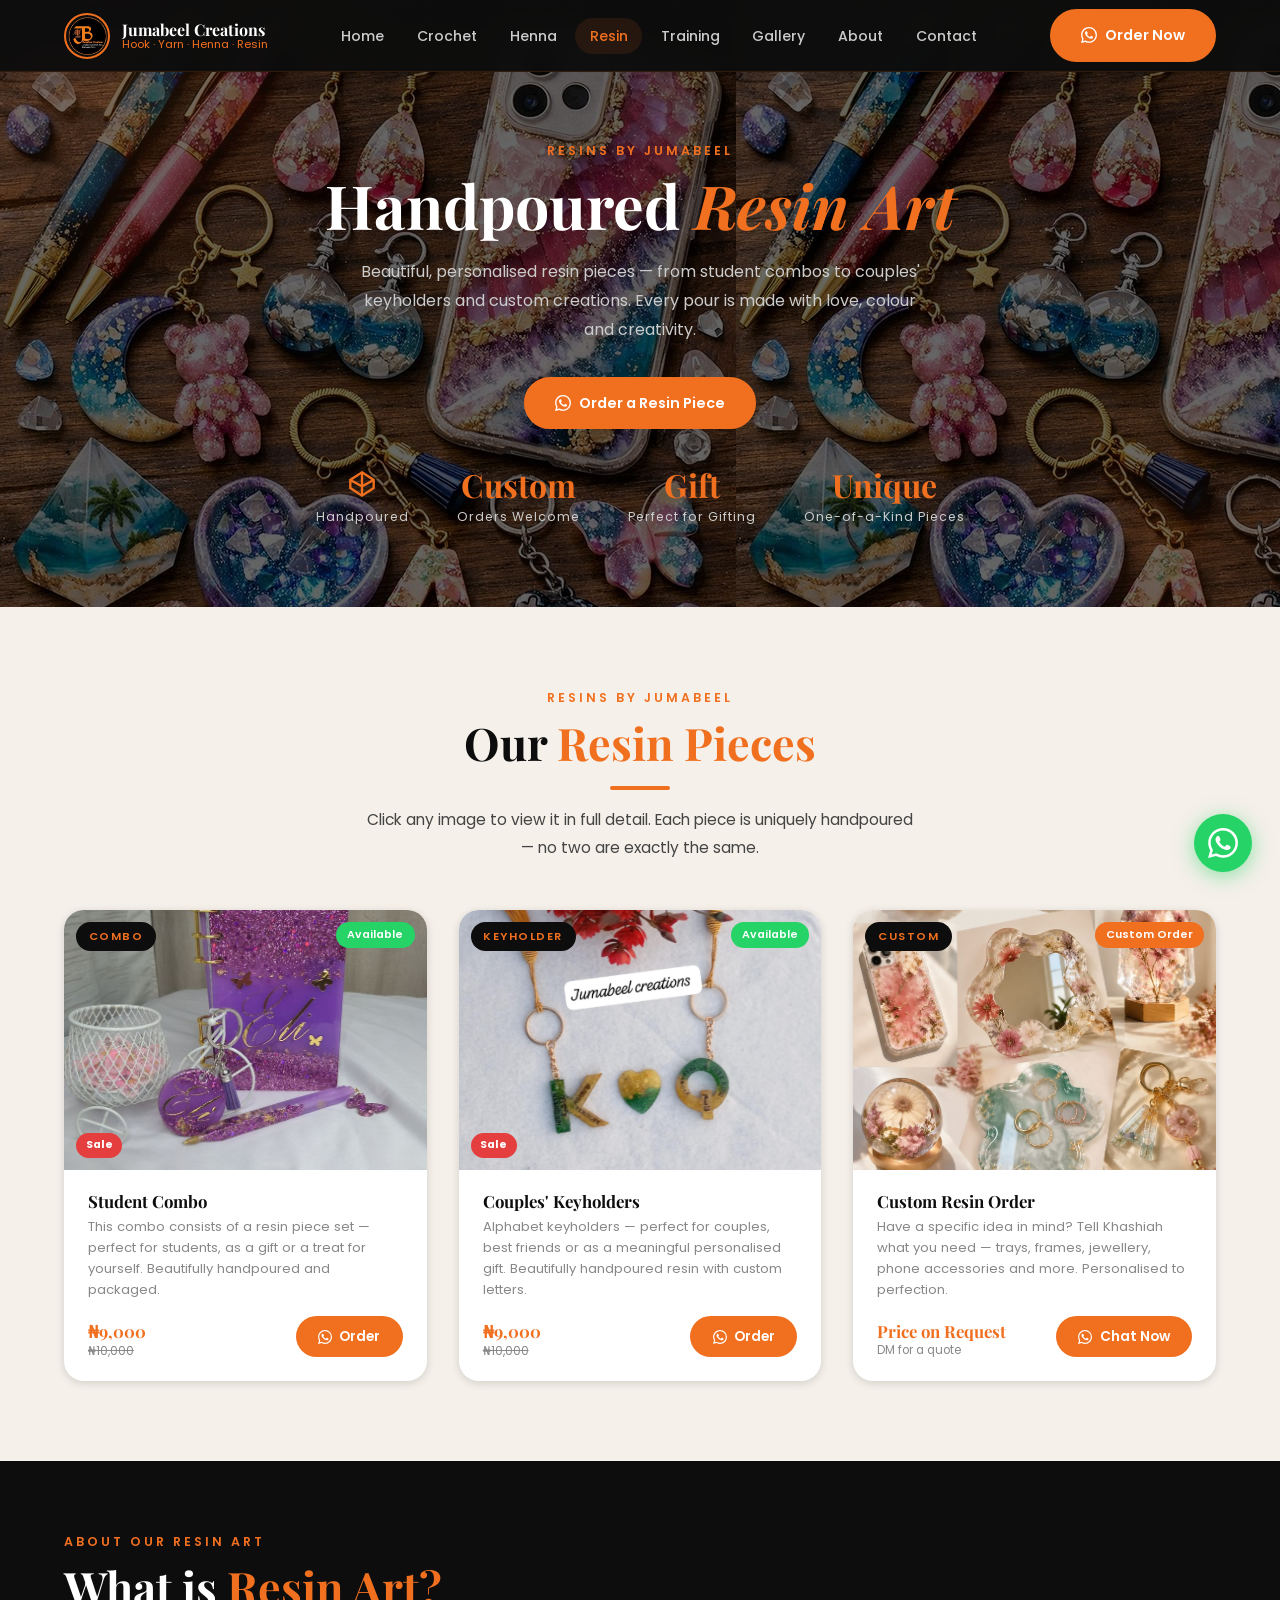
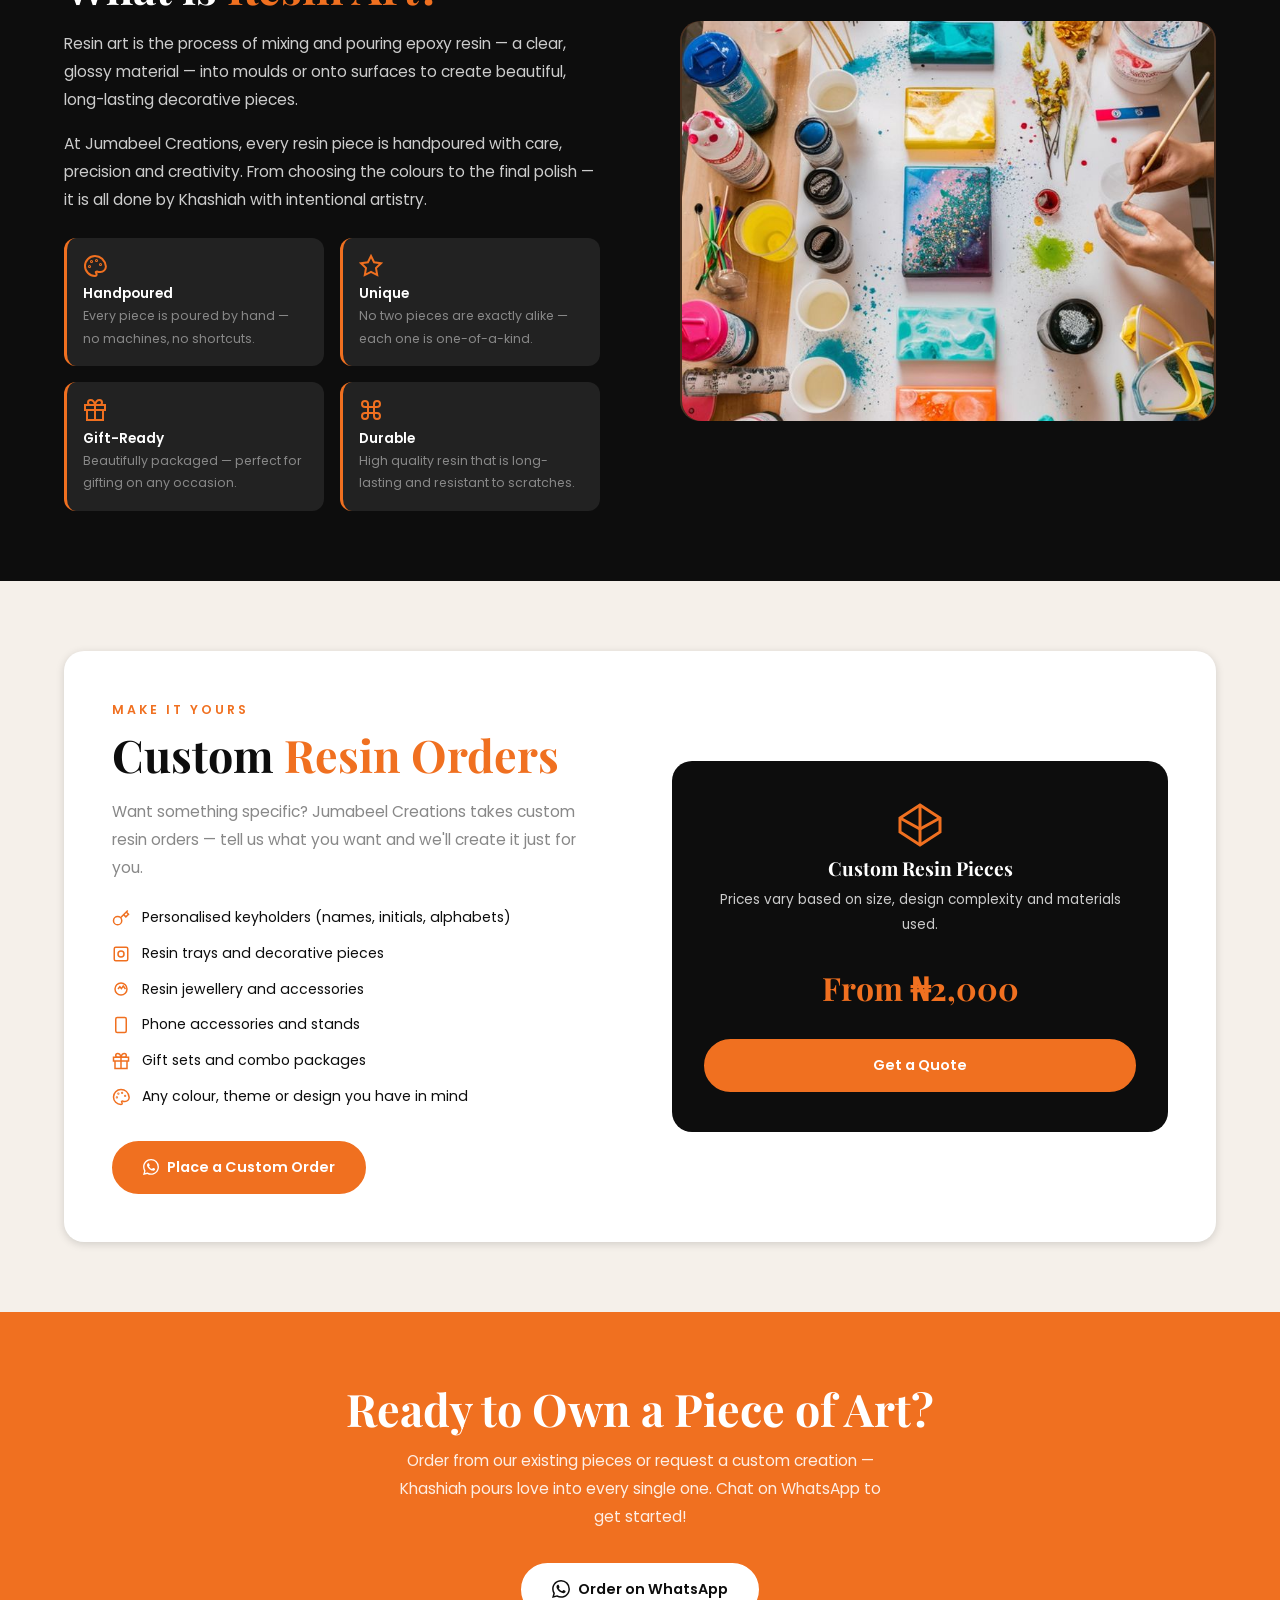
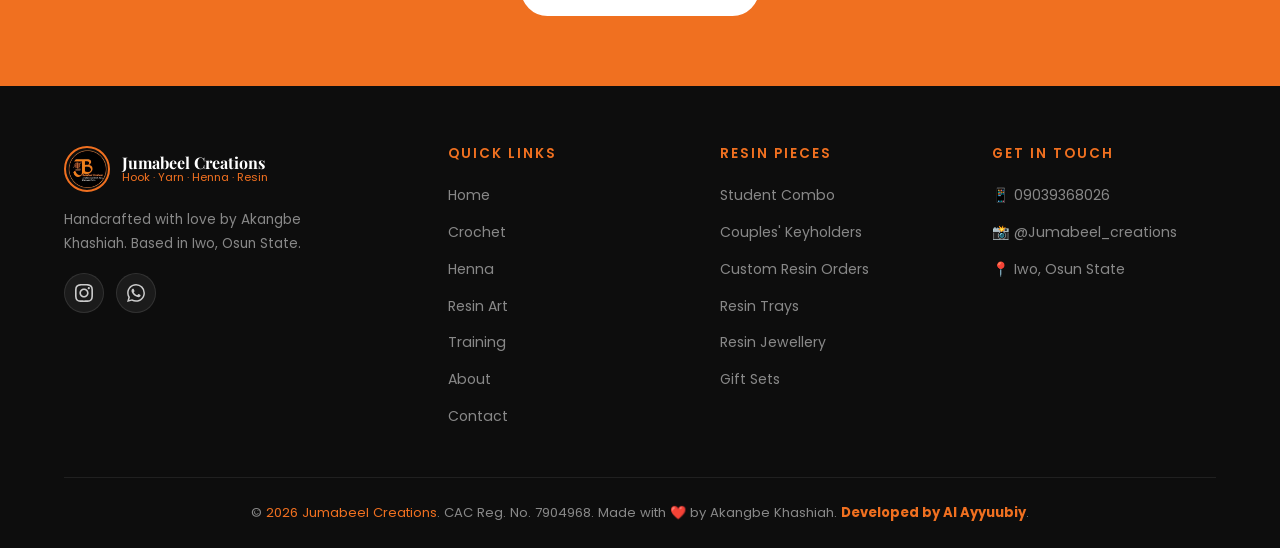
<file: resin.html>
<!DOCTYPE html>
<html lang="en">
<head>
  <meta charset="UTF-8" />
  <meta name="viewport" content="width=device-width, initial-scale=1.0" />
  <meta name="description" content="Jumabeel Creations — Handpoured resin art pieces. Student combos, couples keyholders and custom resin orders. Based in Iwo, Osun State." />
  <title>Resin Art | Jumabeel Creations</title>
  <link rel="icon" type="image/png" href="assets/images/logo/logo.png" />
  <link rel="preconnect" href="https://fonts.googleapis.com" />
  <link rel="preconnect" href="https://fonts.gstatic.com" crossorigin />
  <link href="https://fonts.googleapis.com/css2?family=Playfair+Display:ital,wght@0,400;0,600;0,700;1,400&family=Poppins:wght@300;400;500;600&family=Dancing+Script:wght@600;700&display=swap" rel="stylesheet" />
  <link rel="stylesheet" href="css/style.css" />
  <link rel="stylesheet" href="css/resin.css" />
</head>
<body>

  <!-- NAVBAR -->
  <nav class="navbar">
    <div class="container">
      <a href="index.html" class="nav-logo">
        <img src="assets/images/logo/logo.png" alt="Jumabeel Creations Logo" />
        <div class="nav-logo-text">
          <span class="brand-name">Jumabeel Creations</span>
          <span class="brand-tagline">Hook · Yarn · Henna · Resin</span>
        </div>
      </a>
      <ul class="nav-links">
        <li><a href="index.html">Home</a></li>
        <li><a href="crochet.html">Crochet</a></li>
        <li><a href="henna.html">Henna</a></li>
        <li><a href="resin.html" class="active">Resin</a></li>
        <li><a href="training.html">Training</a></li>
        <li><a href="gallery.html">Gallery</a></li>
        <li><a href="about.html">About</a></li>
        <li><a href="contact.html">Contact</a></li>
      </ul>
      <div class="nav-cta">
        <a href="contact.html" class="btn btn-primary">
          <svg width="16" height="16" viewBox="0 0 24 24" fill="currentColor"><path d="M17.472 14.382c-.297-.149-1.758-.867-2.03-.967-.273-.099-.471-.148-.67.15-.197.297-.767.966-.94 1.164-.173.199-.347.223-.644.075-.297-.15-1.255-.463-2.39-1.475-.883-.788-1.48-1.761-1.653-2.059-.173-.297-.018-.458.13-.606.134-.133.298-.347.446-.52.149-.174.198-.298.298-.497.099-.198.05-.371-.025-.52-.075-.149-.669-1.612-.916-2.207-.242-.579-.487-.5-.669-.51-.173-.008-.371-.01-.57-.01-.198 0-.52.074-.792.372-.272.297-1.04 1.016-1.04 2.479 0 1.462 1.065 2.875 1.213 3.074.149.198 2.096 3.2 5.077 4.487.709.306 1.262.489 1.694.625.712.227 1.36.195 1.871.118.571-.085 1.758-.719 2.006-1.413.248-.694.248-1.289.173-1.413-.074-.124-.272-.198-.57-.347m-5.421 7.403h-.004a9.87 9.87 0 01-5.031-1.378l-.361-.214-3.741.982.998-3.648-.235-.374a9.86 9.86 0 01-1.51-5.26c.001-5.45 4.436-9.884 9.888-9.884 2.64 0 5.122 1.03 6.988 2.898a9.825 9.825 0 012.893 6.994c-.003 5.45-4.437 9.884-9.885 9.884m8.413-18.297A11.815 11.815 0 0012.05 0C5.495 0 .16 5.335.157 11.892c0 2.096.547 4.142 1.588 5.945L.057 24l6.305-1.654a11.882 11.882 0 005.683 1.448h.005c6.554 0 11.89-5.335 11.893-11.893a11.821 11.821 0 00-3.48-8.413z"/></svg>
          Order Now
        </a>
      </div>
      <button class="hamburger" aria-label="Toggle menu"><span></span><span></span><span></span></button>
    </div>
  </nav>

  <div class="mobile-nav">
    <a href="index.html">Home</a>
    <a href="crochet.html">Crochet</a>
    <a href="henna.html">Henna</a>
    <a href="resin.html" class="active">Resin</a>
    <a href="training.html">Training</a>
    <a href="gallery.html">Gallery</a>
    <a href="about.html">About</a>
    <a href="contact.html">Contact</a>
    <a href="contact.html" class="btn btn-primary">Order Now</a>
  </div>

  <!-- HERO -->
  <section class="resin-hero">
    <div class="container">
      <span class="section-label">Resins by Jumabeel</span>
      <h1>Handpoured <span>Resin Art</span></h1>
      <p>Beautiful, personalised resin pieces — from student combos to couples' keyholders and custom creations. Every pour is made with love, colour and creativity.</p>
      <a href="https://wa.me/2349039368026?text=Hi%20Jumabeel%20Creations!%20I%20want%20to%20order%20a%20resin%20piece." target="_blank" class="btn btn-primary">
        <svg width="16" height="16" viewBox="0 0 24 24" fill="currentColor"><path d="M17.472 14.382c-.297-.149-1.758-.867-2.03-.967-.273-.099-.471-.148-.67.15-.197.297-.767.966-.94 1.164-.173.199-.347.223-.644.075-.297-.15-1.255-.463-2.39-1.475-.883-.788-1.48-1.761-1.653-2.059-.173-.297-.018-.458.13-.606.134-.133.298-.347.446-.52.149-.174.198-.298.298-.497.099-.198.05-.371-.025-.52-.075-.149-.669-1.612-.916-2.207-.242-.579-.487-.5-.669-.51-.173-.008-.371-.01-.57-.01-.198 0-.52.074-.792.372-.272.297-1.04 1.016-1.04 2.479 0 1.462 1.065 2.875 1.213 3.074.149.198 2.096 3.2 5.077 4.487.709.306 1.262.489 1.694.625.712.227 1.36.195 1.871.118.571-.085 1.758-.719 2.006-1.413.248-.694.248-1.289.173-1.413-.074-.124-.272-.198-.57-.347m-5.421 7.403h-.004a9.87 9.87 0 01-5.031-1.378l-.361-.214-3.741.982.998-3.648-.235-.374a9.86 9.86 0 01-1.51-5.26c.001-5.45 4.436-9.884 9.888-9.884 2.64 0 5.122 1.03 6.988 2.898a9.825 9.825 0 012.893 6.994c-.003 5.45-4.437 9.884-9.885 9.884m8.413-18.297A11.815 11.815 0 0012.05 0C5.495 0 .16 5.335.157 11.892c0 2.096.547 4.142 1.588 5.945L.057 24l6.305-1.654a11.882 11.882 0 005.683 1.448h.005c6.554 0 11.89-5.335 11.893-11.893a11.821 11.821 0 00-3.48-8.413z"/></svg>
        Order a Resin Piece
      </a>
      <div class="resin-hero-stats">
        <div class="hero-stat"><span class="stat-number"><svg width="28" height="28" viewBox="0 0 24 24" fill="none" stroke="#F07020" stroke-width="2"><polygon points="12 2 22 8.5 22 15.5 12 22 2 15.5 2 8.5 12 2"/><line x1="12" y1="22" x2="12" y2="2"/><polyline points="2 8.5 12 14 22 8.5"/></svg></span><span class="stat-label">Handpoured</span></div>
        <div class="hero-stat"><span class="stat-number">Custom</span><span class="stat-label">Orders Welcome</span></div>
        <div class="hero-stat"><span class="stat-number">Gift</span><span class="stat-label">Perfect for Gifting</span></div>
        <div class="hero-stat"><span class="stat-number">Unique</span><span class="stat-label">One-of-a-Kind Pieces</span></div>
      </div>
    </div>
  </section>

  <!-- RESIN GALLERY -->
  <section class="resin-gallery">
    <div class="container">
      <div class="section-heading centered" data-reveal>
        <span class="section-label">Resins by Jumabeel</span>
        <h2>Our <span class="text-orange">Resin Pieces</span></h2>
        <div class="divider centered"></div>
        <p>Click any image to view it in full detail. Each piece is uniquely handpoured — no two are exactly the same.</p>
      </div>

      <div class="resin-grid">

        <!-- Student Combo -->
        <div class="resin-card" data-reveal>
          <div class="resin-img-wrap">
            <img src="assets/images/resin/student-combo3.jpg" alt="Student Combo" class="resin-img" />
            <span class="resin-type-tag">Combo</span>
            <span class="resin-status-tag available">Available</span>
            <span class="resin-sale-badge">Sale</span>
          </div>
          <div class="resin-card-body">
            <h3>Student Combo</h3>
            <p>This combo consists of a resin piece set — perfect for students, as a gift or a treat for yourself. Beautifully handpoured and packaged.</p>
            <div class="resin-card-footer">
              <div class="resin-price">
                ₦9,000
                <span class="original-price">₦10,000</span>
              </div>
              <button class="btn-order" data-order-btn data-product="Resin Student Combo" data-price="₦7,000">
                <svg width="14" height="14" viewBox="0 0 24 24" fill="currentColor"><path d="M17.472 14.382c-.297-.149-1.758-.867-2.03-.967-.273-.099-.471-.148-.67.15-.197.297-.767.966-.94 1.164-.173.199-.347.223-.644.075-.297-.15-1.255-.463-2.39-1.475-.883-.788-1.48-1.761-1.653-2.059-.173-.297-.018-.458.13-.606.134-.133.298-.347.446-.52.149-.174.198-.298.298-.497.099-.198.05-.371-.025-.52-.075-.149-.669-1.612-.916-2.207-.242-.579-.487-.5-.669-.51-.173-.008-.371-.01-.57-.01-.198 0-.52.074-.792.372-.272.297-1.04 1.016-1.04 2.479 0 1.462 1.065 2.875 1.213 3.074.149.198 2.096 3.2 5.077 4.487.709.306 1.262.489 1.694.625.712.227 1.36.195 1.871.118.571-.085 1.758-.719 2.006-1.413.248-.694.248-1.289.173-1.413-.074-.124-.272-.198-.57-.347m-5.421 7.403h-.004a9.87 9.87 0 01-5.031-1.378l-.361-.214-3.741.982.998-3.648-.235-.374a9.86 9.86 0 01-1.51-5.26c.001-5.45 4.436-9.884 9.888-9.884 2.64 0 5.122 1.03 6.988 2.898a9.825 9.825 0 012.893 6.994c-.003 5.45-4.437 9.884-9.885 9.884m8.413-18.297A11.815 11.815 0 0012.05 0C5.495 0 .16 5.335.157 11.892c0 2.096.547 4.142 1.588 5.945L.057 24l6.305-1.654a11.882 11.882 0 005.683 1.448h.005c6.554 0 11.89-5.335 11.893-11.893a11.821 11.821 0 00-3.48-8.413z"/></svg>
                Order
              </button>
            </div>
          </div>
        </div>

        <!-- Couples Keyholders -->
        <div class="resin-card" data-reveal>
          <div class="resin-img-wrap">
            <img src="assets/images/resin/couples-keyholder.jpg" alt="Couples Keyholders" class="resin-img" />
            <span class="resin-type-tag">Keyholder</span>
            <span class="resin-status-tag available">Available</span>
            <span class="resin-sale-badge">Sale</span>
          </div>
          <div class="resin-card-body">
            <h3>Couples' Keyholders</h3>
            <p>Alphabet keyholders — perfect for couples, best friends or as a meaningful personalised gift. Beautifully handpoured resin with custom letters.</p>
            <div class="resin-card-footer">
              <div class="resin-price">
                ₦9,000
                <span class="original-price">₦10,000</span>
              </div>
              <button class="btn-order" data-order-btn data-product="Couples' Resin Keyholders" data-price="₦7,000">
                <svg width="14" height="14" viewBox="0 0 24 24" fill="currentColor"><path d="M17.472 14.382c-.297-.149-1.758-.867-2.03-.967-.273-.099-.471-.148-.67.15-.197.297-.767.966-.94 1.164-.173.199-.347.223-.644.075-.297-.15-1.255-.463-2.39-1.475-.883-.788-1.48-1.761-1.653-2.059-.173-.297-.018-.458.13-.606.134-.133.298-.347.446-.52.149-.174.198-.298.298-.497.099-.198.05-.371-.025-.52-.075-.149-.669-1.612-.916-2.207-.242-.579-.487-.5-.669-.51-.173-.008-.371-.01-.57-.01-.198 0-.52.074-.792.372-.272.297-1.04 1.016-1.04 2.479 0 1.462 1.065 2.875 1.213 3.074.149.198 2.096 3.2 5.077 4.487.709.306 1.262.489 1.694.625.712.227 1.36.195 1.871.118.571-.085 1.758-.719 2.006-1.413.248-.694.248-1.289.173-1.413-.074-.124-.272-.198-.57-.347m-5.421 7.403h-.004a9.87 9.87 0 01-5.031-1.378l-.361-.214-3.741.982.998-3.648-.235-.374a9.86 9.86 0 01-1.51-5.26c.001-5.45 4.436-9.884 9.888-9.884 2.64 0 5.122 1.03 6.988 2.898a9.825 9.825 0 012.893 6.994c-.003 5.45-4.437 9.884-9.885 9.884m8.413-18.297A11.815 11.815 0 0012.05 0C5.495 0 .16 5.335.157 11.892c0 2.096.547 4.142 1.588 5.945L.057 24l6.305-1.654a11.882 11.882 0 005.683 1.448h.005c6.554 0 11.89-5.335 11.893-11.893a11.821 11.821 0 00-3.48-8.413z"/></svg>
                Order
              </button>
            </div>
          </div>
        </div>

        <!-- Custom Resin -->
        <div class="resin-card" data-reveal>
          <div class="resin-img-wrap">
            <img src="assets/images/resin/custom.jpg" alt="Custom Resin Order" class="resin-img" />
            <span class="resin-type-tag">Custom</span>
            <span class="resin-status-tag custom">Custom Order</span>
          </div>
          <div class="resin-card-body">
            <h3>Custom Resin Order</h3>
            <p>Have a specific idea in mind? Tell Khashiah what you need — trays, frames, jewellery, phone accessories and more. Personalised to perfection.</p>
            <div class="resin-card-footer">
              <div class="resin-price">
                Price on Request
                <small>DM for a quote</small>
              </div>
              <button class="btn-order" data-order-btn data-product="Custom Resin Order" data-price="">
                <svg width="14" height="14" viewBox="0 0 24 24" fill="currentColor"><path d="M17.472 14.382c-.297-.149-1.758-.867-2.03-.967-.273-.099-.471-.148-.67.15-.197.297-.767.966-.94 1.164-.173.199-.347.223-.644.075-.297-.15-1.255-.463-2.39-1.475-.883-.788-1.48-1.761-1.653-2.059-.173-.297-.018-.458.13-.606.134-.133.298-.347.446-.52.149-.174.198-.298.298-.497.099-.198.05-.371-.025-.52-.075-.149-.669-1.612-.916-2.207-.242-.579-.487-.5-.669-.51-.173-.008-.371-.01-.57-.01-.198 0-.52.074-.792.372-.272.297-1.04 1.016-1.04 2.479 0 1.462 1.065 2.875 1.213 3.074.149.198 2.096 3.2 5.077 4.487.709.306 1.262.489 1.694.625.712.227 1.36.195 1.871.118.571-.085 1.758-.719 2.006-1.413.248-.694.248-1.289.173-1.413-.074-.124-.272-.198-.57-.347m-5.421 7.403h-.004a9.87 9.87 0 01-5.031-1.378l-.361-.214-3.741.982.998-3.648-.235-.374a9.86 9.86 0 01-1.51-5.26c.001-5.45 4.436-9.884 9.888-9.884 2.64 0 5.122 1.03 6.988 2.898a9.825 9.825 0 012.893 6.994c-.003 5.45-4.437 9.884-9.885 9.884m8.413-18.297A11.815 11.815 0 0012.05 0C5.495 0 .16 5.335.157 11.892c0 2.096.547 4.142 1.588 5.945L.057 24l6.305-1.654a11.882 11.882 0 005.683 1.448h.005c6.554 0 11.89-5.335 11.893-11.893a11.821 11.821 0 00-3.48-8.413z"/></svg>
                Chat Now
              </button>
            </div>
          </div>
        </div>

      </div>
    </div>
  </section>

  <!-- WHAT IS RESIN -->
  <section class="resin-about">
    <div class="container">
      <div class="resin-about-content" data-reveal>
        <span class="section-label">About Our Resin Art</span>
        <h2>What is <span>Resin Art?</span></h2>
        <p>Resin art is the process of mixing and pouring epoxy resin — a clear, glossy material — into moulds or onto surfaces to create beautiful, long-lasting decorative pieces.</p>
        <p>At Jumabeel Creations, every resin piece is handpoured with care, precision and creativity. From choosing the colours to the final polish — it is all done by Khashiah with intentional artistry.</p>
        <div class="resin-features">
          <div class="resin-feature">
            <svg width="24" height="24" viewBox="0 0 24 24" fill="none" stroke="#F07020" stroke-width="2"><circle cx="13.5" cy="6.5" r=".5"/><circle cx="17.5" cy="10.5" r=".5"/><circle cx="8.5" cy="7.5" r=".5"/><circle cx="6.5" cy="12.5" r=".5"/><path d="M12 2C6.5 2 2 6.5 2 12s4.5 10 10 10c.926 0 1.648-.746 1.648-1.688 0-.437-.18-.835-.437-1.125-.29-.289-.438-.652-.438-1.125A1.64 1.64 0 0115.337 18h1.996c3.051 0 5.555-2.503 5.555-5.554C21.965 6.012 17.461 2 12 2z"/></svg>
            <h4>Handpoured</h4>
            <p>Every piece is poured by hand — no machines, no shortcuts.</p>
          </div>
          <div class="resin-feature">
            <svg width="24" height="24" viewBox="0 0 24 24" fill="none" stroke="#F07020" stroke-width="2"><polygon points="12 2 15.09 8.26 22 9.27 17 14.14 18.18 21.02 12 17.77 5.82 21.02 7 14.14 2 9.27 8.91 8.26 12 2"/></svg>
            <h4>Unique</h4>
            <p>No two pieces are exactly alike — each one is one-of-a-kind.</p>
          </div>
          <div class="resin-feature">
            <svg width="24" height="24" viewBox="0 0 24 24" fill="none" stroke="#F07020" stroke-width="2"><polyline points="20 12 20 22 4 22 4 12"/><rect x="2" y="7" width="20" height="5"/><line x1="12" y1="22" x2="12" y2="7"/><path d="M12 7H7.5a2.5 2.5 0 010-5C11 2 12 7 12 7z"/><path d="M12 7h4.5a2.5 2.5 0 000-5C13 2 12 7 12 7z"/></svg>
            <h4>Gift-Ready</h4>
            <p>Beautifully packaged — perfect for gifting on any occasion.</p>
          </div>
          <div class="resin-feature">
            <svg width="24" height="24" viewBox="0 0 24 24" fill="none" stroke="#F07020" stroke-width="2"><path d="M18 3a3 3 0 00-3 3v12a3 3 0 003 3 3 3 0 003-3 3 3 0 00-3-3H6a3 3 0 00-3 3 3 3 0 003 3 3 3 0 003-3V6a3 3 0 00-3-3 3 3 0 00-3 3 3 3 0 003 3h12a3 3 0 003-3 3 3 0 00-3-3z"/></svg>
            <h4>Durable</h4>
            <p>High quality resin that is long-lasting and resistant to scratches.</p>
          </div>
        </div>
      </div>
      <div class="resin-about-visual" data-reveal>
            <div class="resin-about-img-placeholder">
      <img src="assets/images/resin/resin-process.jpg" alt="Resin Art Process" class="resin-img" style="width:100%;height:400px;object-fit:cover;border-radius:var(--radius-lg);" />
         </div>
          </div>
    </div>
  </section>

  <!-- CUSTOM ORDER SECTION -->
  <section class="resin-custom">
    <div class="container">
      <div class="resin-custom-inner" data-reveal>
        <div class="resin-custom-content">
          <span class="section-label">Make It Yours</span>
          <h2>Custom <span>Resin Orders</span></h2>
          <p>Want something specific? Jumabeel Creations takes custom resin orders — tell us what you want and we'll create it just for you.</p>
          <div class="custom-options">
            <div class="custom-option"><svg width="18" height="18" viewBox="0 0 24 24" fill="none" stroke="#F07020" stroke-width="2"><circle cx="7.5" cy="15.5" r="5.5"/><path d="M21 2l-9.6 9.6"/><path d="M15.5 7.5l3 3L22 7l-3-3"/></svg> Personalised keyholders (names, initials, alphabets)</div>
            <div class="custom-option"><svg width="18" height="18" viewBox="0 0 24 24" fill="none" stroke="#F07020" stroke-width="2"><rect x="3" y="3" width="18" height="18" rx="2"/><circle cx="12" cy="12" r="4"/></svg> Resin trays and decorative pieces</div>
            <div class="custom-option"><svg width="18" height="18" viewBox="0 0 24 24" fill="none" stroke="#F07020" stroke-width="2"><circle cx="12" cy="12" r="8"/><path d="M8 12l2.5-3 2 2.5L15 8l3 4"/></svg> Resin jewellery and accessories</div>
            <div class="custom-option"><svg width="18" height="18" viewBox="0 0 24 24" fill="none" stroke="#F07020" stroke-width="2"><rect x="5" y="2" width="14" height="20" rx="2"/><line x1="12" y1="18" x2="12.01" y2="18"/></svg> Phone accessories and stands</div>
            <div class="custom-option"><svg width="18" height="18" viewBox="0 0 24 24" fill="none" stroke="#F07020" stroke-width="2"><polyline points="20 12 20 22 4 22 4 12"/><rect x="2" y="7" width="20" height="5"/><line x1="12" y1="22" x2="12" y2="7"/><path d="M12 7H7.5a2.5 2.5 0 010-5C11 2 12 7 12 7z"/><path d="M12 7h4.5a2.5 2.5 0 000-5C13 2 12 7 12 7z"/></svg> Gift sets and combo packages</div>
            <div class="custom-option"><svg width="18" height="18" viewBox="0 0 24 24" fill="none" stroke="#F07020" stroke-width="2"><circle cx="13.5" cy="6.5" r=".5"/><circle cx="17.5" cy="10.5" r=".5"/><circle cx="8.5" cy="7.5" r=".5"/><circle cx="6.5" cy="12.5" r=".5"/><path d="M12 2C6.5 2 2 6.5 2 12s4.5 10 10 10c.926 0 1.648-.746 1.648-1.688 0-.437-.18-.835-.437-1.125-.29-.289-.438-.652-.438-1.125A1.64 1.64 0 0115.337 18h1.996c3.051 0 5.555-2.503 5.555-5.554C21.965 6.012 17.461 2 12 2z"/></svg> Any colour, theme or design you have in mind</div>
          </div>
          <a href="https://wa.me/2349039368026?text=Hi%20Jumabeel%20Creations!%20I%20want%20to%20place%20a%20custom%20resin%20order." target="_blank" class="btn btn-primary">
            <svg width="16" height="16" viewBox="0 0 24 24" fill="currentColor"><path d="M17.472 14.382c-.297-.149-1.758-.867-2.03-.967-.273-.099-.471-.148-.67.15-.197.297-.767.966-.94 1.164-.173.199-.347.223-.644.075-.297-.15-1.255-.463-2.39-1.475-.883-.788-1.48-1.761-1.653-2.059-.173-.297-.018-.458.13-.606.134-.133.298-.347.446-.52.149-.174.198-.298.298-.497.099-.198.05-.371-.025-.52-.075-.149-.669-1.612-.916-2.207-.242-.579-.487-.5-.669-.51-.173-.008-.371-.01-.57-.01-.198 0-.52.074-.792.372-.272.297-1.04 1.016-1.04 2.479 0 1.462 1.065 2.875 1.213 3.074.149.198 2.096 3.2 5.077 4.487.709.306 1.262.489 1.694.625.712.227 1.36.195 1.871.118.571-.085 1.758-.719 2.006-1.413.248-.694.248-1.289.173-1.413-.074-.124-.272-.198-.57-.347m-5.421 7.403h-.004a9.87 9.87 0 01-5.031-1.378l-.361-.214-3.741.982.998-3.648-.235-.374a9.86 9.86 0 01-1.51-5.26c.001-5.45 4.436-9.884 9.888-9.884 2.64 0 5.122 1.03 6.988 2.898a9.825 9.825 0 012.893 6.994c-.003 5.45-4.437 9.884-9.885 9.884m8.413-18.297A11.815 11.815 0 0012.05 0C5.495 0 .16 5.335.157 11.892c0 2.096.547 4.142 1.588 5.945L.057 24l6.305-1.654a11.882 11.882 0 005.683 1.448h.005c6.554 0 11.89-5.335 11.893-11.893a11.821 11.821 0 00-3.48-8.413z"/></svg>
            Place a Custom Order
          </a>
        </div>
        <div class="resin-custom-visual">
          <div class="custom-price-card">
            <svg width="48" height="48" viewBox="0 0 24 24" fill="none" stroke="#F07020" stroke-width="1.5"><polygon points="12 2 22 8.5 22 15.5 12 22 2 15.5 2 8.5 12 2"/><line x1="12" y1="22" x2="12" y2="2"/><polyline points="2 8.5 12 14 22 8.5"/></svg>
            <h3>Custom Resin Pieces</h3>
            <p>Prices vary based on size, design complexity and materials used.</p>
            <span class="price-tag">From ₦2,000</span>
            <a href="https://wa.me/2349039368026?text=Hi!%20I%20want%20to%20enquire%20about%20a%20custom%20resin%20order%20from%20Jumabeel%20Creations." target="_blank" class="btn btn-primary" style="width:100%;justify-content:center;">
              Get a Quote
            </a>
          </div>
        </div>
      </div>
    </div>
  </section>

  <!-- CTA -->
  <section class="resin-cta">
    <div class="container">
      <h2>Ready to Own a Piece of Art?</h2>
      <p>Order from our existing pieces or request a custom creation — Khashiah pours love into every single one. Chat on WhatsApp to get started!</p>
      <a href="https://wa.me/2349039368026?text=Hi%20Jumabeel%20Creations!%20I%20want%20to%20order%20a%20resin%20piece." target="_blank" class="btn btn-white">
        <svg width="18" height="18" viewBox="0 0 24 24" fill="currentColor"><path d="M17.472 14.382c-.297-.149-1.758-.867-2.03-.967-.273-.099-.471-.148-.67.15-.197.297-.767.966-.94 1.164-.173.199-.347.223-.644.075-.297-.15-1.255-.463-2.39-1.475-.883-.788-1.48-1.761-1.653-2.059-.173-.297-.018-.458.13-.606.134-.133.298-.347.446-.52.149-.174.198-.298.298-.497.099-.198.05-.371-.025-.52-.075-.149-.669-1.612-.916-2.207-.242-.579-.487-.5-.669-.51-.173-.008-.371-.01-.57-.01-.198 0-.52.074-.792.372-.272.297-1.04 1.016-1.04 2.479 0 1.462 1.065 2.875 1.213 3.074.149.198 2.096 3.2 5.077 4.487.709.306 1.262.489 1.694.625.712.227 1.36.195 1.871.118.571-.085 1.758-.719 2.006-1.413.248-.694.248-1.289.173-1.413-.074-.124-.272-.198-.57-.347m-5.421 7.403h-.004a9.87 9.87 0 01-5.031-1.378l-.361-.214-3.741.982.998-3.648-.235-.374a9.86 9.86 0 01-1.51-5.26c.001-5.45 4.436-9.884 9.888-9.884 2.64 0 5.122 1.03 6.988 2.898a9.825 9.825 0 012.893 6.994c-.003 5.45-4.437 9.884-9.885 9.884m8.413-18.297A11.815 11.815 0 0012.05 0C5.495 0 .16 5.335.157 11.892c0 2.096.547 4.142 1.588 5.945L.057 24l6.305-1.654a11.882 11.882 0 005.683 1.448h.005c6.554 0 11.89-5.335 11.893-11.893a11.821 11.821 0 00-3.48-8.413z"/></svg>
        Order on WhatsApp
      </a>
    </div>
  </section>

  <!-- FOOTER -->
  <footer class="footer">
    <div class="container">
      <div class="footer-grid">
        <div class="footer-brand">
          <a href="index.html" class="nav-logo">
            <img src="assets/images/logo/logo.png" alt="Jumabeel Creations" />
            <div class="nav-logo-text">
              <span class="brand-name">Jumabeel Creations</span>
              <span class="brand-tagline">Hook · Yarn · Henna · Resin</span>
            </div>
          </a>
          <p>Handcrafted with love by Akangbe Khashiah. Based in Iwo, Osun State.</p>
          <div class="footer-social" style="margin-top:1rem;">
            <a href="https://instagram.com/Jumabeel_creations" class="social-icon" target="_blank" title="Instagram">
              <svg width="18" height="18" viewBox="0 0 24 24" fill="currentColor"><path d="M12 2.163c3.204 0 3.584.012 4.85.07 3.252.148 4.771 1.691 4.919 4.919.058 1.265.069 1.645.069 4.849 0 3.205-.012 3.584-.069 4.849-.149 3.225-1.664 4.771-4.919 4.919-1.266.058-1.644.07-4.85.07-3.204 0-3.584-.012-4.849-.07-3.26-.149-4.771-1.699-4.919-4.92-.058-1.265-.07-1.644-.07-4.849 0-3.204.013-3.583.07-4.849.149-3.227 1.664-4.771 4.919-4.919 1.266-.057 1.645-.069 4.849-.069zm0-2.163c-3.259 0-3.667.014-4.947.072-4.358.2-6.78 2.618-6.98 6.98-.059 1.281-.073 1.689-.073 4.948 0 3.259.014 3.668.072 4.948.2 4.358 2.618 6.78 6.98 6.98 1.281.058 1.689.072 4.948.072 3.259 0 3.668-.014 4.948-.072 4.354-.2 6.782-2.618 6.979-6.98.059-1.28.073-1.689.073-4.948 0-3.259-.014-3.667-.072-4.947-.196-4.354-2.617-6.78-6.979-6.98-1.281-.059-1.69-.073-4.949-.073zm0 5.838c-3.403 0-6.162 2.759-6.162 6.162s2.759 6.163 6.162 6.163 6.162-2.759 6.162-6.163c0-3.403-2.759-6.162-6.162-6.162zm0 10.162c-2.209 0-4-1.79-4-4 0-2.209 1.791-4 4-4s4 1.791 4 4c0 2.21-1.791 4-4 4zm6.406-11.845c-.796 0-1.441.645-1.441 1.44s.645 1.44 1.441 1.44c.795 0 1.439-.645 1.439-1.44s-.644-1.44-1.439-1.44z"/></svg>
            </a>
            <a href="https://wa.me/2349039368026" class="social-icon" target="_blank" title="WhatsApp">
              <svg width="18" height="18" viewBox="0 0 24 24" fill="currentColor"><path d="M17.472 14.382c-.297-.149-1.758-.867-2.03-.967-.273-.099-.471-.148-.67.15-.197.297-.767.966-.94 1.164-.173.199-.347.223-.644.075-.297-.15-1.255-.463-2.39-1.475-.883-.788-1.48-1.761-1.653-2.059-.173-.297-.018-.458.13-.606.134-.133.298-.347.446-.52.149-.174.198-.298.298-.497.099-.198.05-.371-.025-.52-.075-.149-.669-1.612-.916-2.207-.242-.579-.487-.5-.669-.51-.173-.008-.371-.01-.57-.01-.198 0-.52.074-.792.372-.272.297-1.04 1.016-1.04 2.479 0 1.462 1.065 2.875 1.213 3.074.149.198 2.096 3.2 5.077 4.487.709.306 1.262.489 1.694.625.712.227 1.36.195 1.871.118.571-.085 1.758-.719 2.006-1.413.248-.694.248-1.289.173-1.413-.074-.124-.272-.198-.57-.347m-5.421 7.403h-.004a9.87 9.87 0 01-5.031-1.378l-.361-.214-3.741.982.998-3.648-.235-.374a9.86 9.86 0 01-1.51-5.26c.001-5.45 4.436-9.884 9.888-9.884 2.64 0 5.122 1.03 6.988 2.898a9.825 9.825 0 012.893 6.994c-.003 5.45-4.437 9.884-9.885 9.884m8.413-18.297A11.815 11.815 0 0012.05 0C5.495 0 .16 5.335.157 11.892c0 2.096.547 4.142 1.588 5.945L.057 24l6.305-1.654a11.882 11.882 0 005.683 1.448h.005c6.554 0 11.89-5.335 11.893-11.893a11.821 11.821 0 00-3.48-8.413z"/></svg>
            </a>
          </div>
        </div>
        <div class="footer-col">
          <h4>Quick Links</h4>
          <ul>
            <li><a href="index.html">Home</a></li>
            <li><a href="crochet.html">Crochet</a></li>
            <li><a href="henna.html">Henna</a></li>
            <li><a href="resin.html">Resin Art</a></li>
            <li><a href="training.html">Training</a></li>
            <li><a href="about.html">About</a></li>
            <li><a href="contact.html">Contact</a></li>
          </ul>
        </div>
        <div class="footer-col">
          <h4>Resin Pieces</h4>
          <ul>
            <li><a href="resin.html">Student Combo</a></li>
            <li><a href="resin.html">Couples' Keyholders</a></li>
            <li><a href="resin.html">Custom Resin Orders</a></li>
            <li><a href="resin.html">Resin Trays</a></li>
            <li><a href="resin.html">Resin Jewellery</a></li>
            <li><a href="resin.html">Gift Sets</a></li>
          </ul>
        </div>
        <div class="footer-col">
          <h4>Get In Touch</h4>
          <ul>
            <li><a href="https://wa.me/2349039368026" target="_blank">📱 09039368026</a></li>
            <li><a href="https://instagram.com/Jumabeel_creations" target="_blank">📸 @Jumabeel_creations</a></li>
            <li><a href="#">📍 Iwo, Osun State</a></li>
          </ul>
        </div>
      </div>
      <div class="footer-bottom">
        &copy; <span class="footer-year"></span> <span>Jumabeel Creations</span>. CAC Reg. No. 7904968. Made with ❤️ by Akangbe Khashiah. <span><b>Developed by Al Ayyuubiy</b></span>.
      </div>
    </div>
  </footer>

  <div class="whatsapp-float" title="Chat with us on WhatsApp">
    <svg width="14" height="14" viewBox="0 0 24 24" fill="currentColor"><path d="M17.472 14.382c-.297-.149-1.758-.867-2.03-.967-.273-.099-.471-.148-.67.15-.197.297-.767.966-.94 1.164-.173.199-.347.223-.644.075-.297-.15-1.255-.463-2.39-1.475-.883-.788-1.48-1.761-1.653-2.059-.173-.297-.018-.458.13-.606.134-.133.298-.347.446-.52.149-.174.198-.298.298-.497.099-.198.05-.371-.025-.52-.075-.149-.669-1.612-.916-2.207-.242-.579-.487-.5-.669-.51-.173-.008-.371-.01-.57-.01-.198 0-.52.074-.792.372-.272.297-1.04 1.016-1.04 2.479 0 1.462 1.065 2.875 1.213 3.074.149.198 2.096 3.2 5.077 4.487.709.306 1.262.489 1.694.625.712.227 1.36.195 1.871.118.571-.085 1.758-.719 2.006-1.413.248-.694.248-1.289.173-1.413-.074-.124-.272-.198-.57-.347m-5.421 7.403h-.004a9.87 9.87 0 01-5.031-1.378l-.361-.214-3.741.982.998-3.648-.235-.374a9.86 9.86 0 01-1.51-5.26c.001-5.45 4.436-9.884 9.888-9.884 2.64 0 5.122 1.03 6.988 2.898a9.825 9.825 0 012.893 6.994c-.003 5.45-4.437 9.884-9.885 9.884m8.413-18.297A11.815 11.815 0 0012.05 0C5.495 0 .16 5.335.157 11.892c0 2.096.547 4.142 1.588 5.945L.057 24l6.305-1.654a11.882 11.882 0 005.683 1.448h.005c6.554 0 11.89-5.335 11.893-11.893a11.821 11.821 0 00-3.48-8.413z"/></svg>
  </div>
  <button class="scroll-top" title="Back to top">&#8679;</button>

  <script src="js/main.js"></script>
  <script src="js/gallery.js"></script>
</body>
</html>
</file>
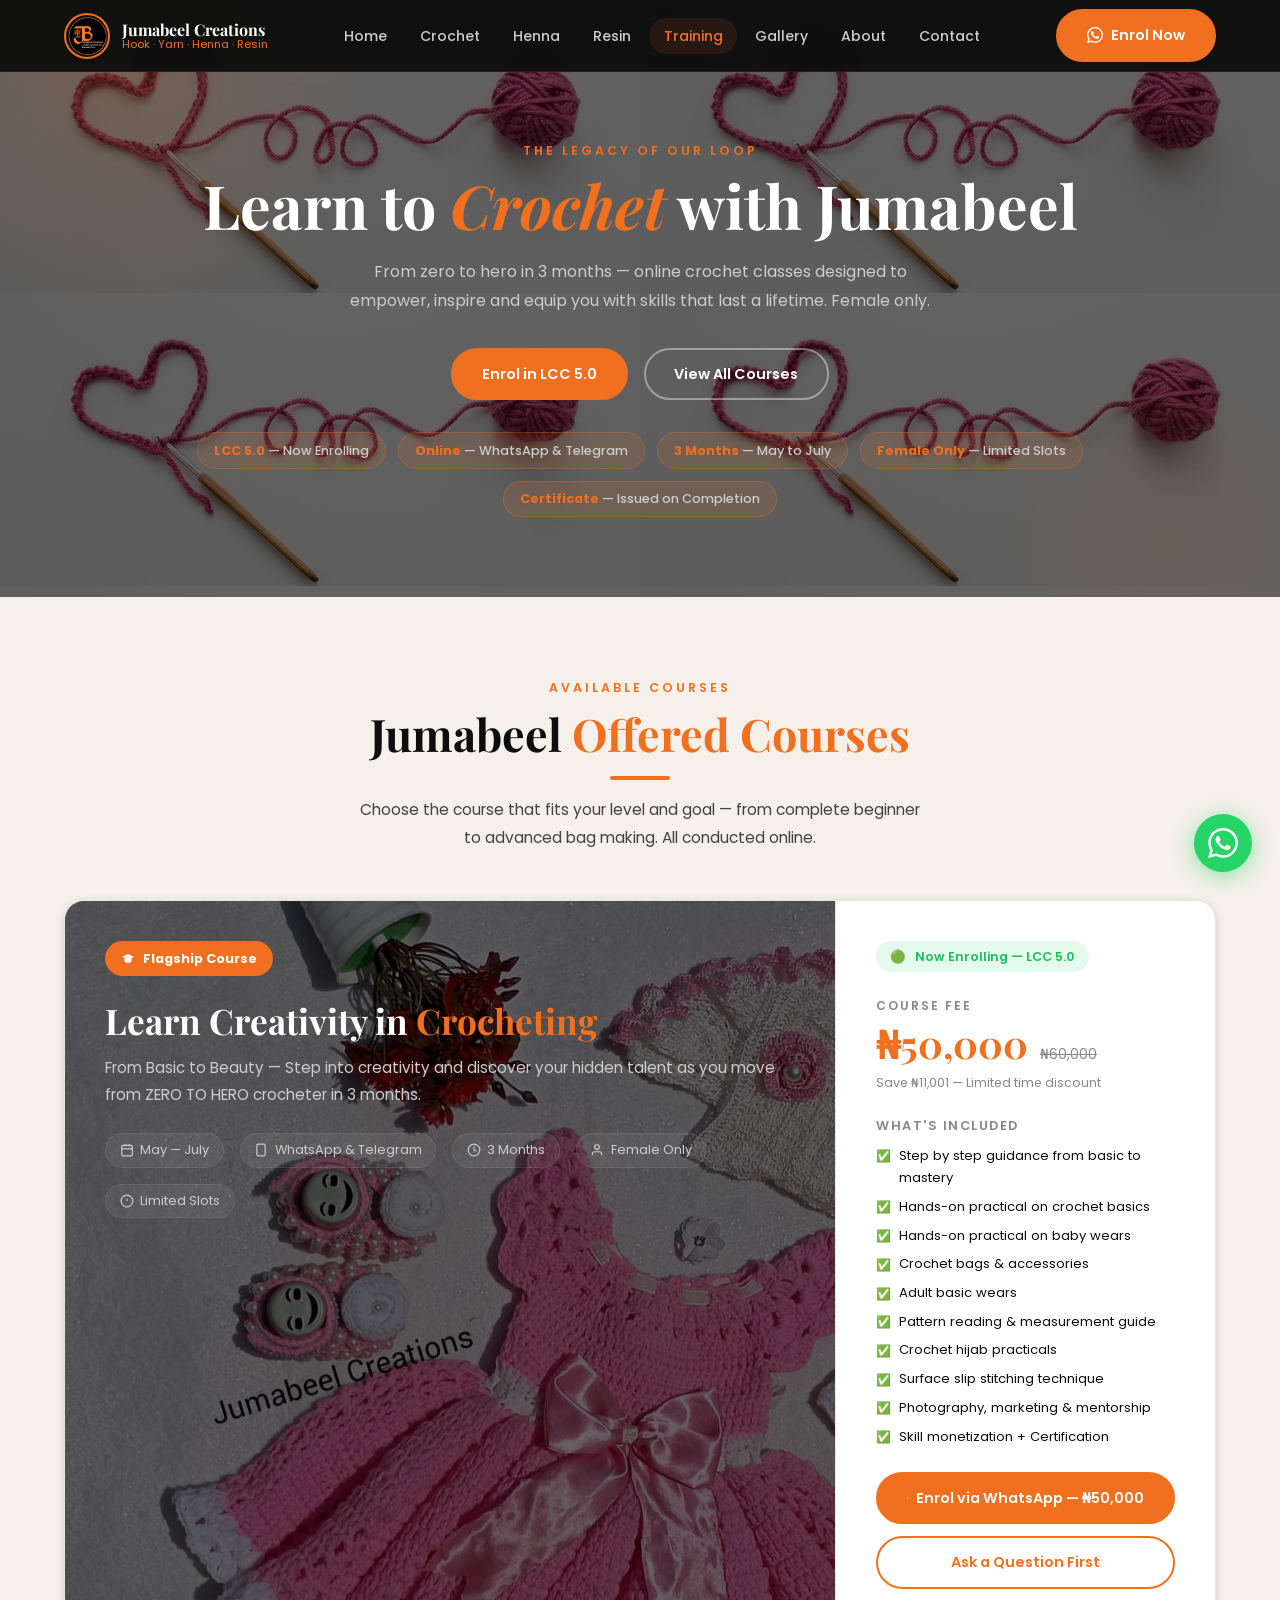
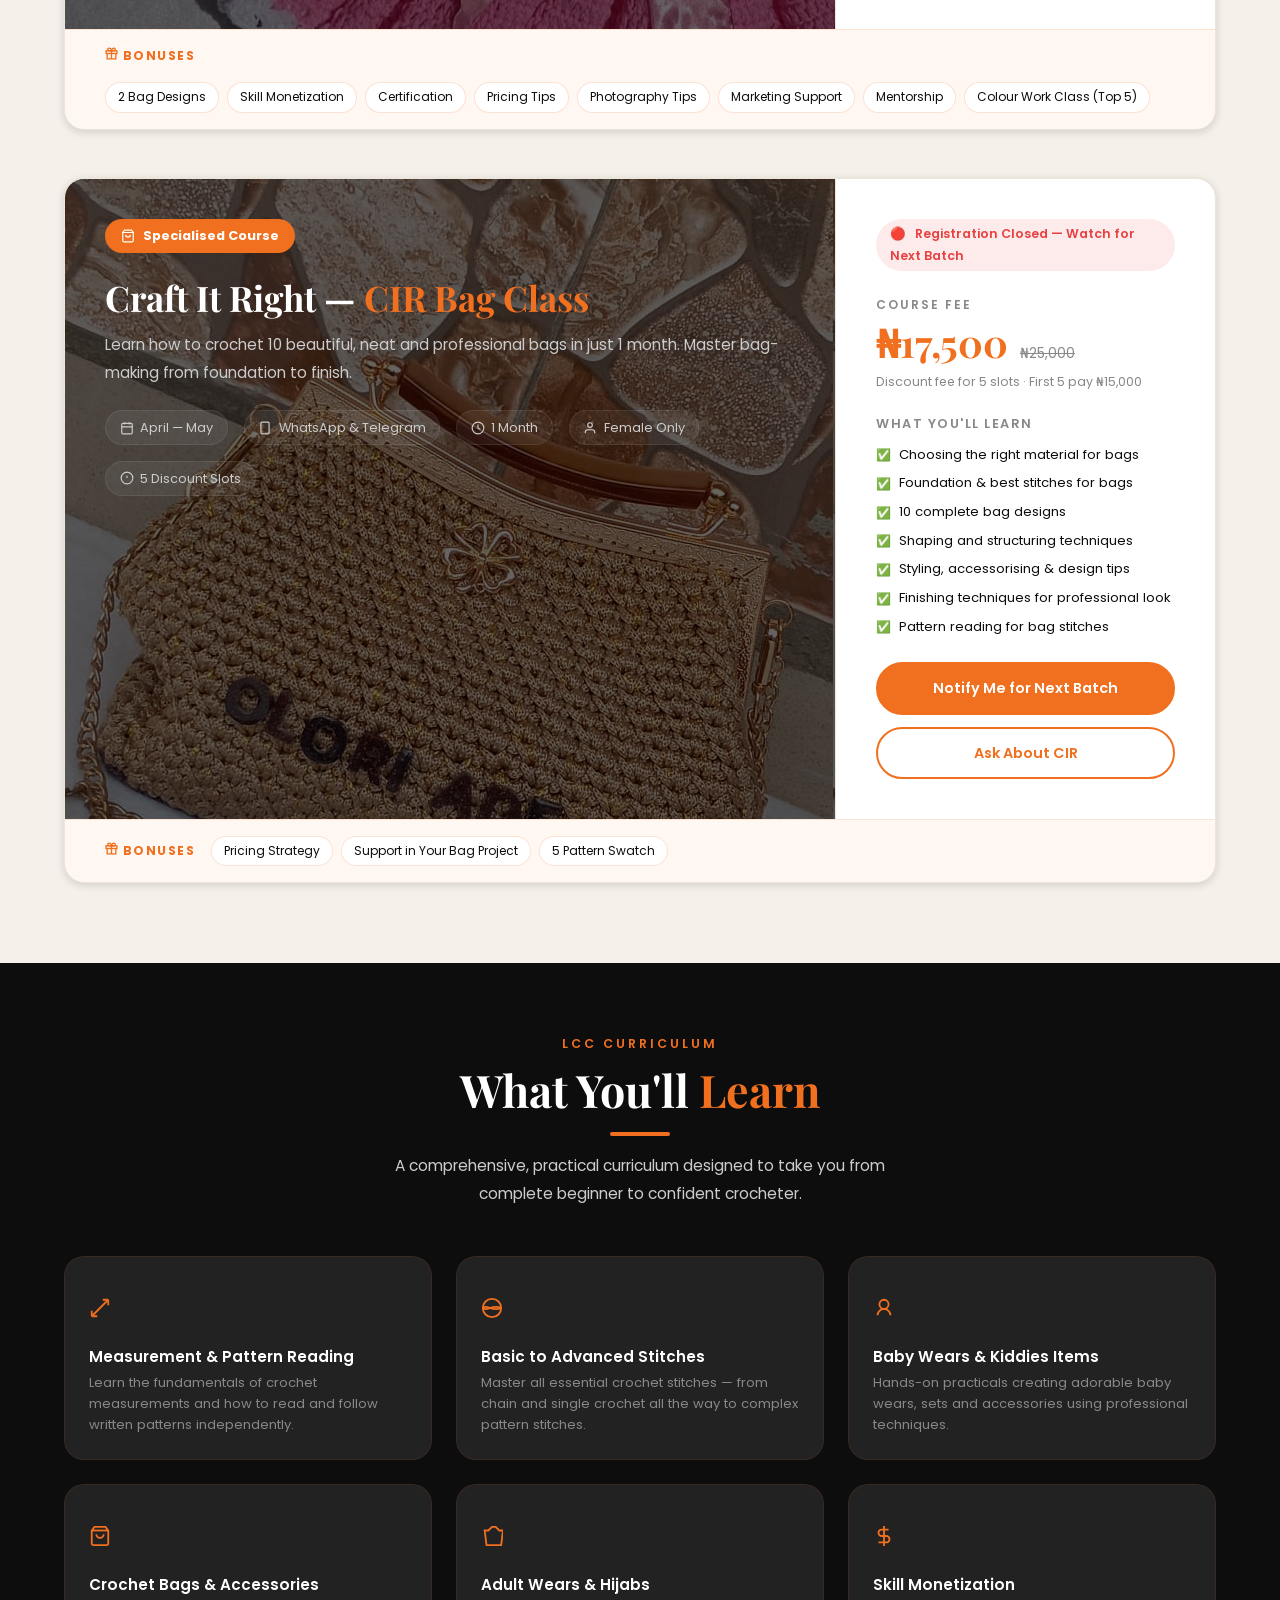
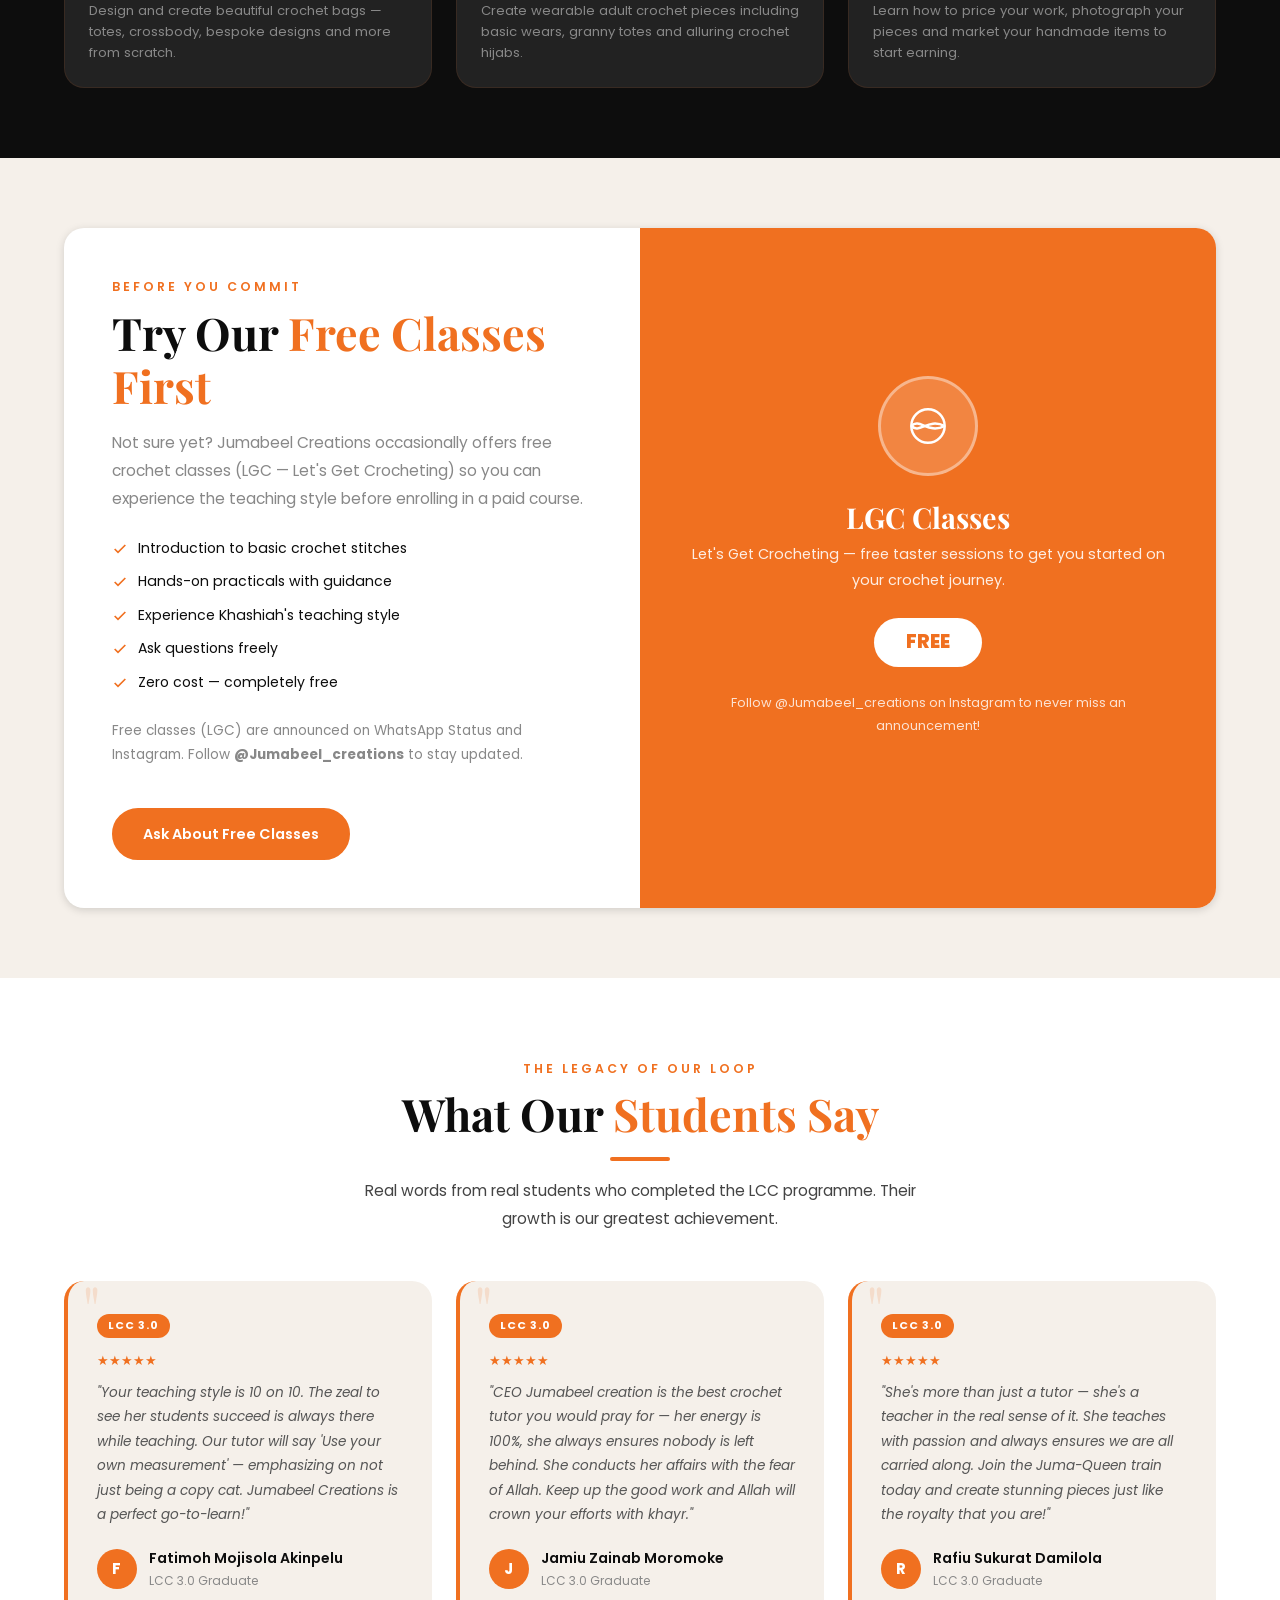
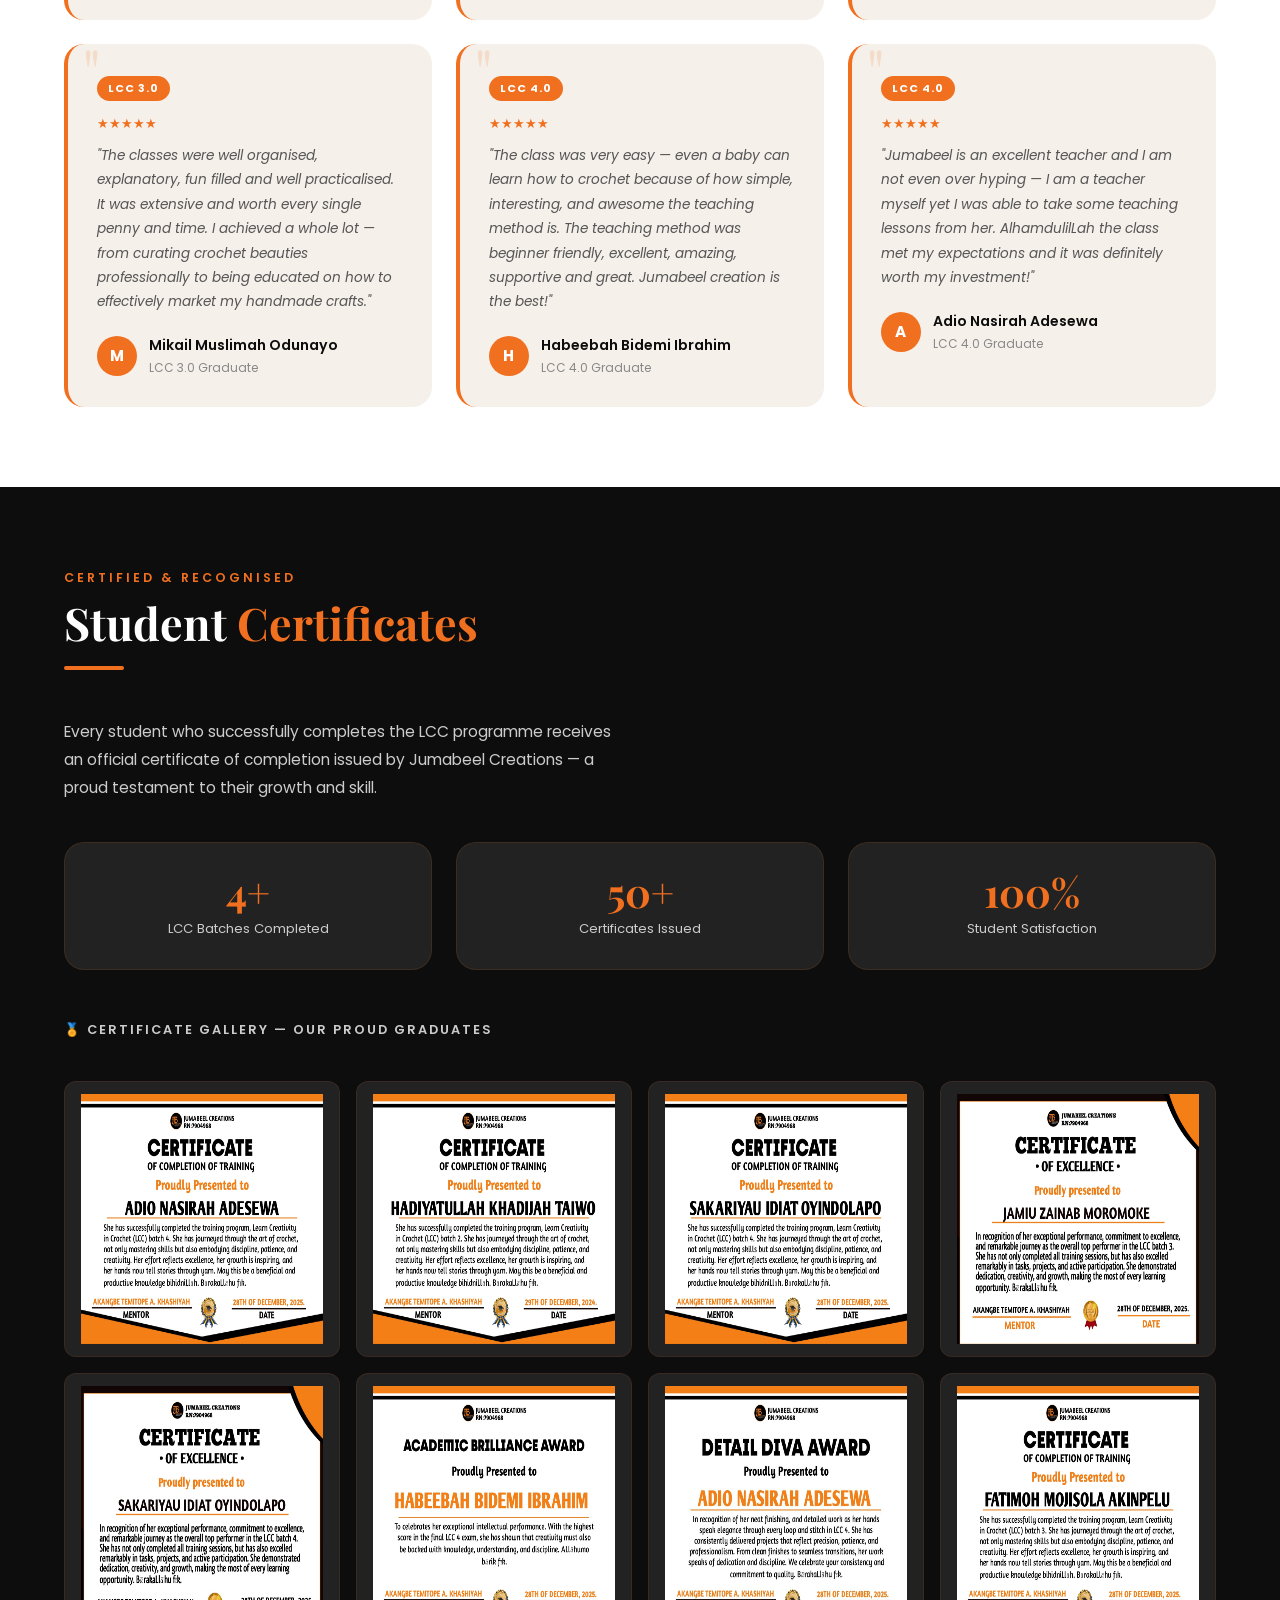
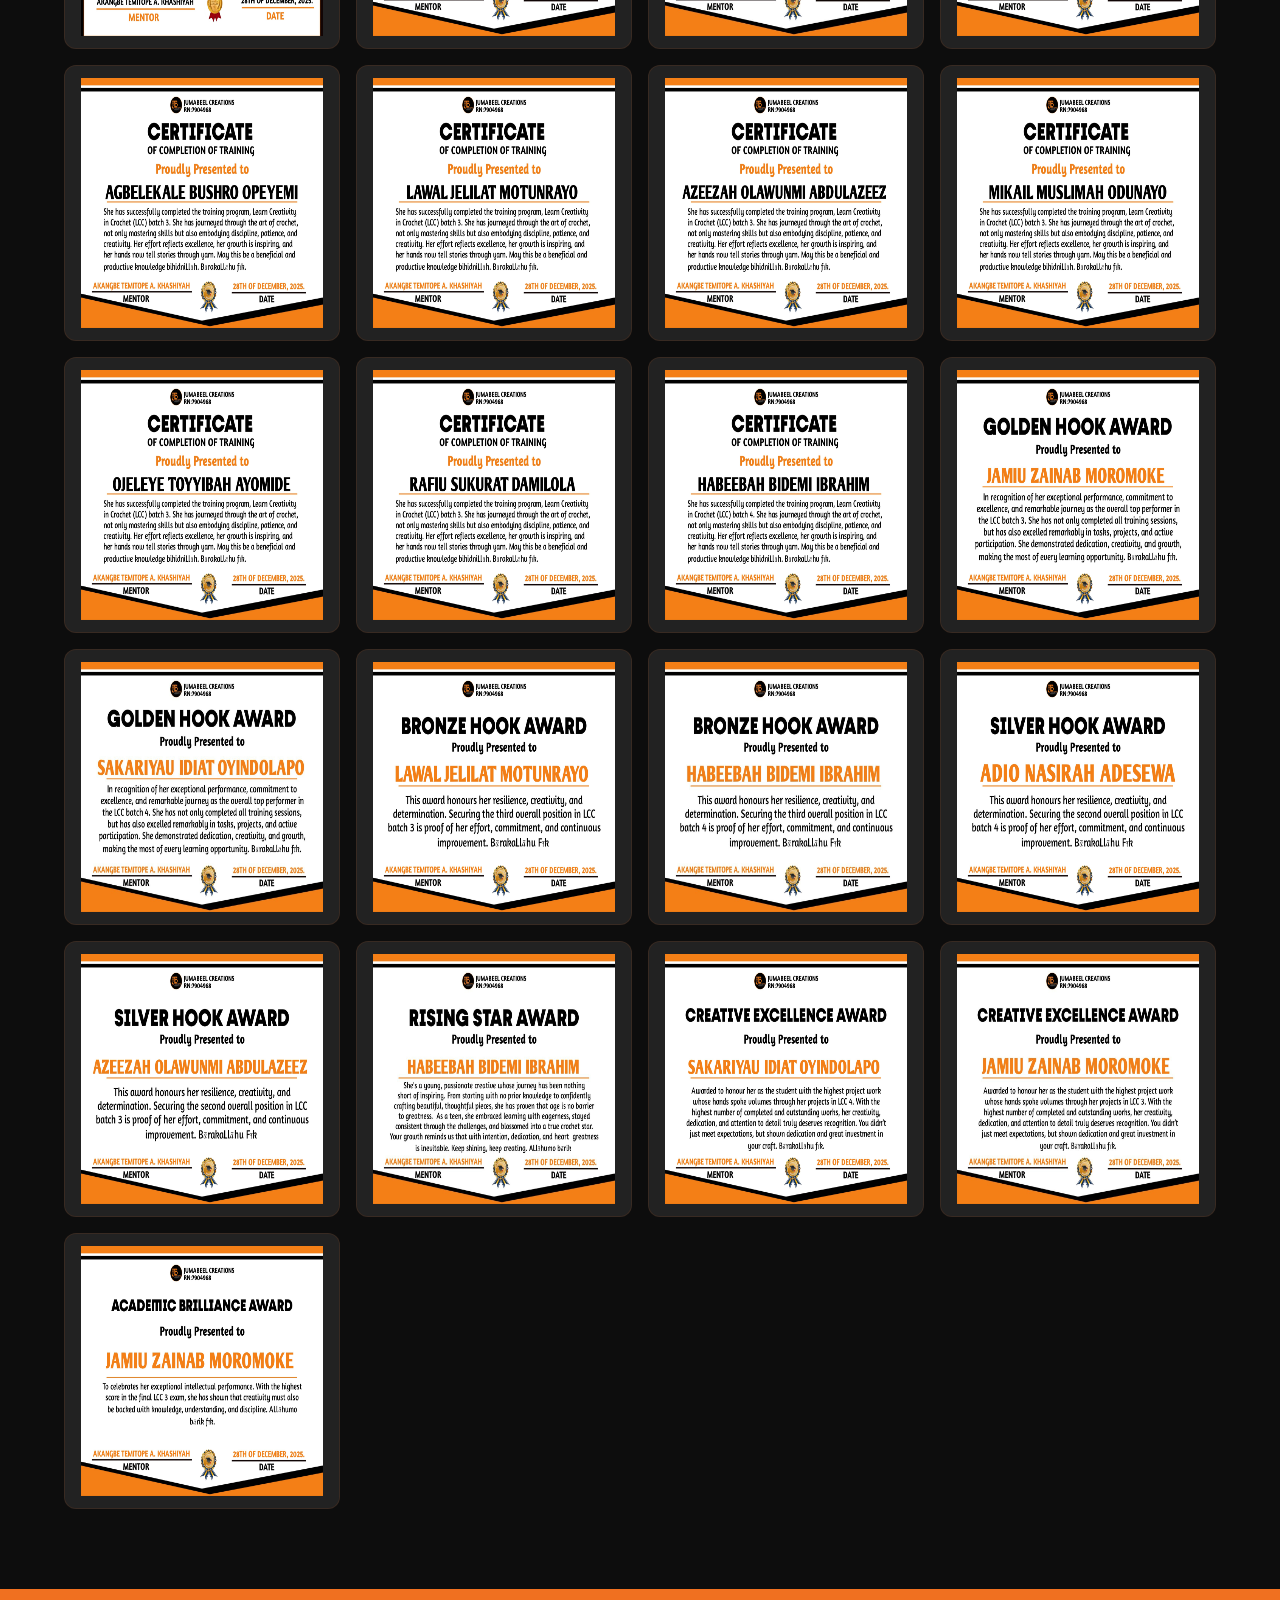
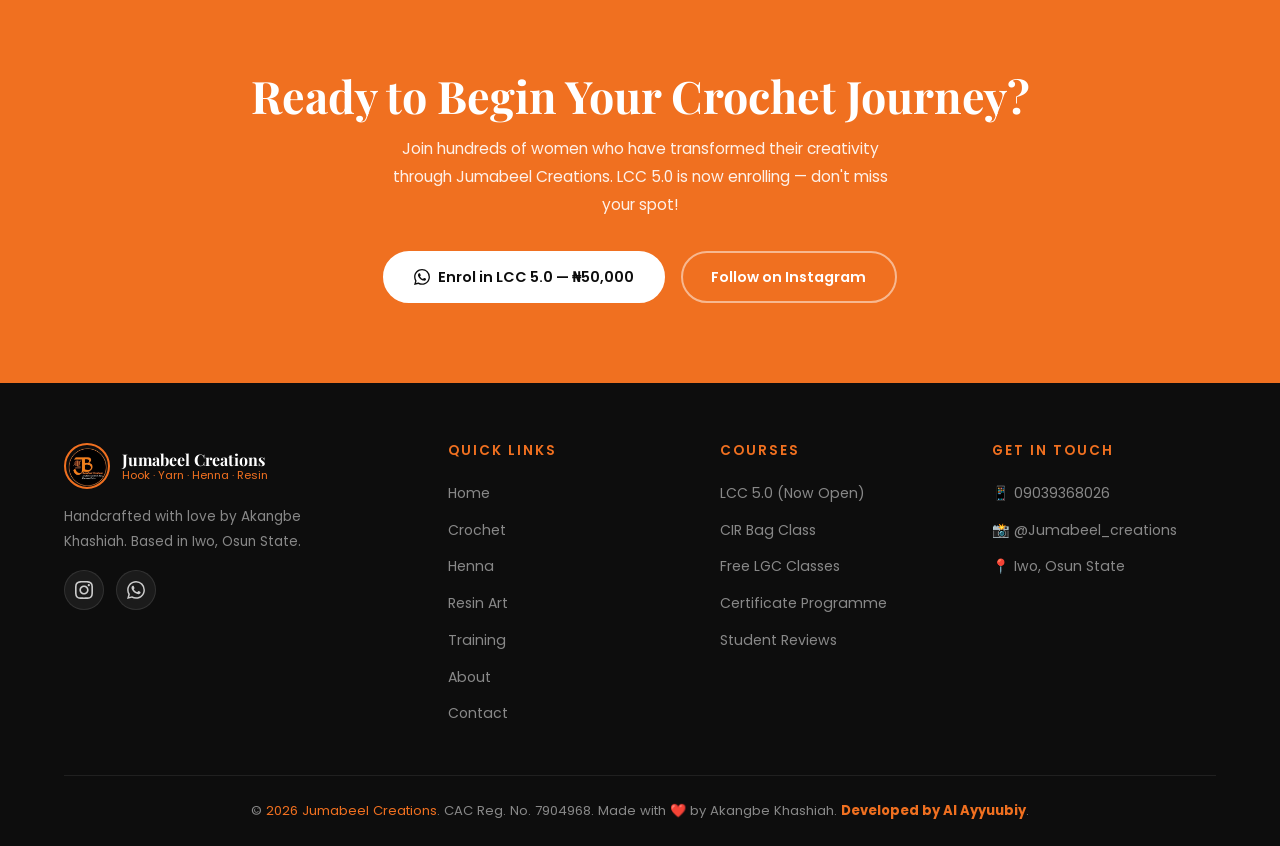
<file: training.html>
<!DOCTYPE html>
<html lang="en">
<head>
  <meta charset="UTF-8" />
  <meta name="viewport" content="width=device-width, initial-scale=1.0" />
  <meta name="description" content="Jumabeel Creations Training — Learn Creativity in Crocheting (LCC). Online crochet classes for beginners to advanced. Female only. Iwo, Osun State." />
  <title>Training & Classes | Jumabeel Creations</title>
  <link rel="icon" type="image/png" href="assets/images/logo/logo.png" />
  <link rel="preconnect" href="https://fonts.googleapis.com" />
  <link rel="preconnect" href="https://fonts.gstatic.com" crossorigin />
  <link href="https://fonts.googleapis.com/css2?family=Playfair+Display:ital,wght@0,400;0,600;0,700;1,400&family=Poppins:wght@300;400;500;600&family=Dancing+Script:wght@600;700&display=swap" rel="stylesheet" />
  <link rel="stylesheet" href="css/style.css" />
  <link rel="stylesheet" href="css/training.css" />
</head>
<body>

  <!-- NAVBAR -->
  <nav class="navbar">
    <div class="container">
      <a href="index.html" class="nav-logo">
        <img src="assets/images/logo/logo.png" alt="Jumabeel Creations Logo" />
        <div class="nav-logo-text">
          <span class="brand-name">Jumabeel Creations</span>
          <span class="brand-tagline">Hook · Yarn · Henna · Resin</span>
        </div>
      </a>
      <ul class="nav-links">
        <li><a href="index.html">Home</a></li>
        <li><a href="crochet.html">Crochet</a></li>
        <li><a href="henna.html">Henna</a></li>
        <li><a href="resin.html">Resin</a></li>
        <li><a href="training.html" class="active">Training</a></li>
        <li><a href="gallery.html">Gallery</a></li>
        <li><a href="about.html">About</a></li>
        <li><a href="contact.html">Contact</a></li>
      </ul>
      <div class="nav-cta">
        <a href="https://wa.me/2349039368026?text=Hi!%20I%20want%20to%20enrol%20in%20LCC%205.0" target="_blank" class="btn btn-primary">
          <svg width="16" height="16" viewBox="0 0 24 24" fill="currentColor"><path d="M17.472 14.382c-.297-.149-1.758-.867-2.03-.967-.273-.099-.471-.148-.67.15-.197.297-.767.966-.94 1.164-.173.199-.347.223-.644.075-.297-.15-1.255-.463-2.39-1.475-.883-.788-1.48-1.761-1.653-2.059-.173-.297-.018-.458.13-.606.134-.133.298-.347.446-.52.149-.174.198-.298.298-.497.099-.198.05-.371-.025-.52-.075-.149-.669-1.612-.916-2.207-.242-.579-.487-.5-.669-.51-.173-.008-.371-.01-.57-.01-.198 0-.52.074-.792.372-.272.297-1.04 1.016-1.04 2.479 0 1.462 1.065 2.875 1.213 3.074.149.198 2.096 3.2 5.077 4.487.709.306 1.262.489 1.694.625.712.227 1.36.195 1.871.118.571-.085 1.758-.719 2.006-1.413.248-.694.248-1.289.173-1.413-.074-.124-.272-.198-.57-.347m-5.421 7.403h-.004a9.87 9.87 0 01-5.031-1.378l-.361-.214-3.741.982.998-3.648-.235-.374a9.86 9.86 0 01-1.51-5.26c.001-5.45 4.436-9.884 9.888-9.884 2.64 0 5.122 1.03 6.988 2.898a9.825 9.825 0 012.893 6.994c-.003 5.45-4.437 9.884-9.885 9.884m8.413-18.297A11.815 11.815 0 0012.05 0C5.495 0 .16 5.335.157 11.892c0 2.096.547 4.142 1.588 5.945L.057 24l6.305-1.654a11.882 11.882 0 005.683 1.448h.005c6.554 0 11.89-5.335 11.893-11.893a11.821 11.821 0 00-3.48-8.413z"/></svg>
          Enrol Now
        </a>
      </div>
      <button class="hamburger" aria-label="Toggle menu"><span></span><span></span><span></span></button>
    </div>
  </nav>

  <div class="mobile-nav">
    <a href="index.html">Home</a>
    <a href="crochet.html">Crochet</a>
    <a href="henna.html">Henna</a>
    <a href="resin.html">Resin</a>
    <a href="training.html" class="active">Training</a>
    <a href="gallery.html">Gallery</a>
    <a href="about.html">About</a>
    <a href="contact.html">Contact</a>
    <a href="https://wa.me/2349039368026?text=Hi!%20I%20want%20to%20enrol%20in%20LCC%205.0" target="_blank" class="btn btn-primary">Enrol Now</a>
  </div>

  <!-- HERO -->
  <section class="training-hero">
    <div class="container">
      <span class="section-label">The Legacy of Our Loop</span>
      <h1>Learn to <span>Crochet</span> with Jumabeel</h1>
      <p>From zero to hero in 3 months — online crochet classes designed to empower, inspire and equip you with skills that last a lifetime. Female only.</p>
      <div style="display:flex;justify-content:center;gap:1rem;flex-wrap:wrap;margin-bottom:1.5rem;">
        <a href="https://wa.me/2349039368026?text=Hi!%20I%20want%20to%20enrol%20in%20LCC%205.0" target="_blank" class="btn btn-primary">Enrol in LCC 5.0</a>
        <a href="#courses" class="btn btn-outline" style="color:#fff;border-color:rgba(255,255,255,.4);">View All Courses</a>
      </div>
      <div class="training-hero-chips">
        <div class="training-chip"><strong>LCC 5.0</strong> — Now Enrolling</div>
        <div class="training-chip"><strong>Online</strong> — WhatsApp & Telegram</div>
        <div class="training-chip"><strong>3 Months</strong> — May to July</div>
        <div class="training-chip"><strong>Female Only</strong> — Limited Slots</div>
        <div class="training-chip"><strong>Certificate</strong> — Issued on Completion</div>
      </div>
    </div>
  </section>

  <!-- COURSES SECTION -->
  <section class="courses-section" id="courses">
    <div class="container">
      <div class="section-heading centered" data-reveal>
        <span class="section-label">Available Courses</span>
        <h2>Jumabeel <span class="text-orange">Offered Courses</span></h2>
        <div class="divider centered"></div>
        <p>Choose the course that fits your level and goal — from complete beginner to advanced bag making. All conducted online.</p>
      </div>

      <!-- ===== LCC 5.0 ===== -->
      <div class="course-card" data-reveal>
        <div class="course-card-inner">
          <div class="course-banner">
            <div>
              <div class="course-batch-badge"><svg width="14" height="14" viewBox="0 0 24 24" fill="currentColor"><path d="M22 10v6M2 10l10-5 10 5-10 5z"/><path d="M6 12v5c0 2 2 3 6 3s6-1 6-3v-5"/></svg> Flagship Course</div>
              <h2>Learn Creativity in <span>Crocheting</span></h2>
              <p class="course-subtitle">From Basic to Beauty — Step into creativity and discover your hidden talent as you move from ZERO TO HERO crocheter in 3 months.</p>
              <div class="course-meta">
                <div class="course-meta-item"><svg width="14" height="14" viewBox="0 0 24 24" fill="none" stroke="currentColor" stroke-width="2"><rect x="3" y="4" width="18" height="18" rx="2"/><line x1="16" y1="2" x2="16" y2="6"/><line x1="8" y1="2" x2="8" y2="6"/><line x1="3" y1="10" x2="21" y2="10"/></svg> May — July</div>
                <div class="course-meta-item"><svg width="14" height="14" viewBox="0 0 24 24" fill="none" stroke="currentColor" stroke-width="2"><rect x="5" y="2" width="14" height="20" rx="2"/><line x1="12" y1="18" x2="12.01" y2="18"/></svg> WhatsApp & Telegram</div>
                <div class="course-meta-item"><svg width="14" height="14" viewBox="0 0 24 24" fill="none" stroke="currentColor" stroke-width="2"><circle cx="12" cy="12" r="10"/><polyline points="12 6 12 12 16 14"/></svg> 3 Months</div>
                <div class="course-meta-item"><svg width="14" height="14" viewBox="0 0 24 24" fill="none" stroke="currentColor" stroke-width="2"><path d="M20 21v-2a4 4 0 0 0-4-4H8a4 4 0 0 0-4 4v2"/><circle cx="12" cy="7" r="4"/></svg> Female Only</div>
                <div class="course-meta-item"><svg width="14" height="14" viewBox="0 0 24 24" fill="none" stroke="currentColor" stroke-width="2"><circle cx="12" cy="12" r="10"/><line x1="12" y1="8" x2="12" y2="12"/><line x1="12" y1="16" x2="12.01" y2="16"/></svg> Limited Slots</div>
              </div>
            </div>
          </div>
          <div class="course-details">
            <div>
              <div class="course-status open">🟢 &nbsp; Now Enrolling — LCC 5.0</div>
              <div class="course-price-block">
                <span class="label">Course Fee</span>
                <span>
                  <span class="course-price-main">₦50,000</span>
                  <span class="course-price-original">₦60,000</span>
                </span>
                <span class="course-price-note">Save ₦11,001 — Limited time discount</span>
              </div>
              <div class="course-includes">
                <h4>What's Included</h4>
                <ul>
                  <li>Step by step guidance from basic to mastery</li>
                  <li>Hands-on practical on crochet basics</li>
                  <li>Hands-on practical on baby wears</li>
                  <li>Crochet bags & accessories</li>
                  <li>Adult basic wears</li>
                  <li>Pattern reading & measurement guide</li>
                  <li>Crochet hijab practicals</li>
                  <li>Surface slip stitching technique</li>
                  <li>Photography, marketing & mentorship</li>
                  <li>Skill monetization + Certification</li>
                </ul>
              </div>
            </div>
            <div class="course-btn-group">
              <a href="https://wa.me/2349039368026?text=Hi%20Jumabeel%20Creations!%20I%20want%20to%20enrol%20in%20LCC%205.0%20(₦50,000)." target="_blank" class="btn btn-primary">
                <svg width="16" height="16" viewBox="0 0 24 24" fill="currentColor"><path d="M17.472 14.382c-.297-.149-1.758-.867-2.03-.967-.273-.099-.471-.148-.67.15-.197.297-.767.966-.94 1.164-.173.199-.347.223-.644.075-.297-.15-1.255-.463-2.39-1.475-.883-.788-1.48-1.761-1.653-2.059-.173-.297-.018-.458.13-.606.134-.133.298-.347.446-.52.149-.174.198-.298.298-.497.099-.198.05-.371-.025-.52-.075-.149-.669-1.612-.916-2.207-.242-.579-.487-.5-.669-.51-.173-.008-.371-.01-.57-.01-.198 0-.52.074-.792.372-.272.297-1.04 1.016-1.04 2.479 0 1.462 1.065 2.875 1.213 3.074.149.198 2.096 3.2 5.077 4.487.709.306 1.262.489 1.694.625.712.227 1.36.195 1.871.118.571-.085 1.758-.719 2.006-1.413.248-.694.248-1.289.173-1.413-.074-.124-.272-.198-.57-.347m-5.421 7.403h-.004a9.87 9.87 0 01-5.031-1.378l-.361-.214-3.741.982.998-3.648-.235-.374a9.86 9.86 0 01-1.51-5.26c.001-5.45 4.436-9.884 9.888-9.884 2.64 0 5.122 1.03 6.988 2.898a9.825 9.825 0 012.893 6.994c-.003 5.45-4.437 9.884-9.885 9.884m8.413-18.297A11.815 11.815 0 0012.05 0C5.495 0 .16 5.335.157 11.892c0 2.096.547 4.142 1.588 5.945L.057 24l6.305-1.654a11.882 11.882 0 005.683 1.448h.005c6.554 0 11.89-5.335 11.893-11.893a11.821 11.821 0 00-3.48-8.413z"/></svg>
                Enrol via WhatsApp — ₦50,000
              </a>
              <a href="https://wa.me/2349039368026?text=Hi!%20I%20want%20to%20ask%20about%20LCC%205.0%20before%20enrolling." target="_blank" class="btn btn-outline">Ask a Question First</a>
            </div>
          </div>
        </div>
        <div class="course-bonus">
          <span class="bonus-label"><svg width="13" height="13" viewBox="0 0 24 24" fill="none" stroke="currentColor" stroke-width="2.5"><polyline points="20 12 20 22 4 22 4 12"/><rect x="2" y="7" width="20" height="5"/><line x1="12" y1="22" x2="12" y2="7"/><path d="M12 7H7.5a2.5 2.5 0 010-5C11 2 12 7 12 7z"/><path d="M12 7h4.5a2.5 2.5 0 000-5C13 2 12 7 12 7z"/></svg> Bonuses</span>
          <div class="bonus-items">
            <span class="bonus-item">2 Bag Designs</span>
            <span class="bonus-item">Skill Monetization</span>
            <span class="bonus-item">Certification</span>
            <span class="bonus-item">Pricing Tips</span>
            <span class="bonus-item">Photography Tips</span>
            <span class="bonus-item">Marketing Support</span>
            <span class="bonus-item">Mentorship</span>
            <span class="bonus-item">Colour Work Class (Top 5)</span>
          </div>
        </div>
      </div>

      <!-- ===== CIR BAG CLASS ===== -->
      <div class="course-card" data-reveal>
        <div class="course-card-inner">
          <div class="course-banner2">
            <div>
              <div class="course-batch-badge"><svg width="14" height="14" viewBox="0 0 24 24" fill="none" stroke="currentColor" stroke-width="2"><path d="M6 2L3 6v14a2 2 0 002 2h14a2 2 0 002-2V6l-3-4z"/><line x1="3" y1="6" x2="21" y2="6"/><path d="M16 10a4 4 0 01-8 0"/></svg> Specialised Course</div>
              <h2>Craft It Right — <span>CIR Bag Class</span></h2>
              <p class="course-subtitle">Learn how to crochet 10 beautiful, neat and professional bags in just 1 month. Master bag-making from foundation to finish.</p>
              <div class="course-meta">
                <div class="course-meta-item"><svg width="14" height="14" viewBox="0 0 24 24" fill="none" stroke="currentColor" stroke-width="2"><rect x="3" y="4" width="18" height="18" rx="2"/><line x1="16" y1="2" x2="16" y2="6"/><line x1="8" y1="2" x2="8" y2="6"/><line x1="3" y1="10" x2="21" y2="10"/></svg> April — May</div>
                <div class="course-meta-item"><svg width="14" height="14" viewBox="0 0 24 24" fill="none" stroke="currentColor" stroke-width="2"><rect x="5" y="2" width="14" height="20" rx="2"/><line x1="12" y1="18" x2="12.01" y2="18"/></svg> WhatsApp & Telegram</div>
                <div class="course-meta-item"><svg width="14" height="14" viewBox="0 0 24 24" fill="none" stroke="currentColor" stroke-width="2"><circle cx="12" cy="12" r="10"/><polyline points="12 6 12 12 16 14"/></svg> 1 Month</div>
                <div class="course-meta-item"><svg width="14" height="14" viewBox="0 0 24 24" fill="none" stroke="currentColor" stroke-width="2"><path d="M20 21v-2a4 4 0 0 0-4-4H8a4 4 0 0 0-4 4v2"/><circle cx="12" cy="7" r="4"/></svg> Female Only</div>
                <div class="course-meta-item"><svg width="14" height="14" viewBox="0 0 24 24" fill="none" stroke="currentColor" stroke-width="2"><circle cx="12" cy="12" r="10"/><line x1="12" y1="8" x2="12" y2="12"/><line x1="12" y1="16" x2="12.01" y2="16"/></svg> 5 Discount Slots</div>
              </div>
            </div>
          </div>
          <div class="course-details">
            <div>
              <div class="course-status closed">🔴 &nbsp; Registration Closed — Watch for Next Batch</div>
              <div class="course-price-block">
                <span class="label">Course Fee</span>
                <span>
                  <span class="course-price-main">₦17,500</span>
                  <span class="course-price-original">₦25,000</span>
                </span>
                <span class="course-price-note">Discount fee for 5 slots · First 5 pay ₦15,000</span>
              </div>
              <div class="course-includes">
                <h4>What You'll Learn</h4>
                <ul>
                  <li>Choosing the right material for bags</li>
                  <li>Foundation & best stitches for bags</li>
                  <li>10 complete bag designs</li>
                  <li>Shaping and structuring techniques</li>
                  <li>Styling, accessorising & design tips</li>
                  <li>Finishing techniques for professional look</li>
                  <li>Pattern reading for bag stitches</li>
                </ul>
              </div>
            </div>
            <div class="course-btn-group">
              <a href="https://wa.me/2349039368026?text=Hi!%20I%20want%20to%20be%20notified%20when%20CIR%20Bag%20Class%20next%20batch%20opens." target="_blank" class="btn btn-primary">
                Notify Me for Next Batch
              </a>
              <a href="https://wa.me/2349039368026?text=Hi!%20I%20want%20to%20ask%20about%20the%20CIR%20Bag%20Class." target="_blank" class="btn btn-outline">Ask About CIR</a>
            </div>
          </div>
        </div>
        <div class="course-bonus">
          <span class="bonus-label"><svg width="13" height="13" viewBox="0 0 24 24" fill="none" stroke="currentColor" stroke-width="2.5"><polyline points="20 12 20 22 4 22 4 12"/><rect x="2" y="7" width="20" height="5"/><line x1="12" y1="22" x2="12" y2="7"/><path d="M12 7H7.5a2.5 2.5 0 010-5C11 2 12 7 12 7z"/><path d="M12 7h4.5a2.5 2.5 0 000-5C13 2 12 7 12 7z"/></svg> Bonuses</span>
          <div class="bonus-items">
            <span class="bonus-item">Pricing Strategy</span>
            <span class="bonus-item">Support in Your Bag Project</span>
            <span class="bonus-item">5 Pattern Swatch</span>
          </div>
        </div>
      </div>

    </div>
  </section>

  <!-- WHAT YOU'LL LEARN -->
  <section class="learn-section">
    <div class="container">
      <div class="section-heading centered" data-reveal>
        <span class="section-label">LCC Curriculum</span>
        <h2>What You'll <span>Learn</span></h2>
        <div class="divider centered"></div>
        <p style="color:var(--gray-light);max-width:500px;margin:.5rem auto 0;">A comprehensive, practical curriculum designed to take you from complete beginner to confident crocheter.</p>
      </div>
      <div class="learn-grid">
        <div class="learn-card" data-reveal>
          <span class="learn-icon"><svg width="22" height="22" viewBox="0 0 24 24" fill="none" stroke="#F07020" stroke-width="2"><path d="M3 21L21 3"/><path d="M21 3h-6m6 0v6"/><path d="M3 21h6m-6 0V15"/></svg></span>
          <h4>Measurement & Pattern Reading</h4>
          <p>Learn the fundamentals of crochet measurements and how to read and follow written patterns independently.</p>
        </div>
        <div class="learn-card" data-reveal>
          <span class="learn-icon"><svg width="22" height="22" viewBox="0 0 24 24" fill="none" stroke="#F07020" stroke-width="2"><circle cx="12" cy="12" r="10"/><path d="M2 12c5-5 10 5 20 0"/><path d="M2 12c5 5 10-5 20 0"/></svg></span>
          <h4>Basic to Advanced Stitches</h4>
          <p>Master all essential crochet stitches — from chain and single crochet all the way to complex pattern stitches.</p>
        </div>
        <div class="learn-card" data-reveal>
          <span class="learn-icon"><svg width="22" height="22" viewBox="0 0 24 24" fill="none" stroke="#F07020" stroke-width="2"><circle cx="12" cy="8" r="5"/><path d="M5 20a7 7 0 0114 0"/></svg></span>
          <h4>Baby Wears & Kiddies Items</h4>
          <p>Hands-on practicals creating adorable baby wears, sets and accessories using professional techniques.</p>
        </div>
        <div class="learn-card" data-reveal>
          <span class="learn-icon"><svg width="22" height="22" viewBox="0 0 24 24" fill="none" stroke="#F07020" stroke-width="2"><path d="M6 2L3 6v14a2 2 0 002 2h14a2 2 0 002-2V6l-3-4z"/><line x1="3" y1="6" x2="21" y2="6"/><path d="M16 10a4 4 0 01-8 0"/></svg></span>
          <h4>Crochet Bags & Accessories</h4>
          <p>Design and create beautiful crochet bags — totes, crossbody, bespoke designs and more from scratch.</p>
        </div>
        <div class="learn-card" data-reveal>
          <span class="learn-icon"><svg width="22" height="22" viewBox="0 0 24 24" fill="none" stroke="#F07020" stroke-width="2"><path d="M12 2l-4 4H4l2 16h16l2-16h-4l-4-4z"/></svg></span>
          <h4>Adult Wears & Hijabs</h4>
          <p>Create wearable adult crochet pieces including basic wears, granny totes and alluring crochet hijabs.</p>
        </div>
        <div class="learn-card" data-reveal>
          <span class="learn-icon"><svg width="22" height="22" viewBox="0 0 24 24" fill="none" stroke="#F07020" stroke-width="2"><line x1="12" y1="1" x2="12" y2="23"/><path d="M17 5H9.5a3.5 3.5 0 000 7h5a3.5 3.5 0 010 7H6"/></svg></span>
          <h4>Skill Monetization</h4>
          <p>Learn how to price your work, photograph your pieces and market your handmade items to start earning.</p>
        </div>
      </div>
    </div>
  </section>

  <!-- FREE CLASS SECTION -->
  <section class="free-class-section">
    <div class="container">
      <div class="free-class-inner" data-reveal>
        <div class="free-class-content">
          <span class="section-label">Before You Commit</span>
          <h2>Try Our <span>Free Classes First</span></h2>
          <p>Not sure yet? Jumabeel Creations occasionally offers free crochet classes (LGC — Let's Get Crocheting) so you can experience the teaching style before enrolling in a paid course.</p>
          <ul class="free-class-list">
            <li><svg width="16" height="16" viewBox="0 0 24 24" fill="none" stroke="#F07020" stroke-width="2.5"><polyline points="20 6 9 17 4 12"/></svg> Introduction to basic crochet stitches</li>
            <li><svg width="16" height="16" viewBox="0 0 24 24" fill="none" stroke="#F07020" stroke-width="2.5"><polyline points="20 6 9 17 4 12"/></svg> Hands-on practicals with guidance</li>
            <li><svg width="16" height="16" viewBox="0 0 24 24" fill="none" stroke="#F07020" stroke-width="2.5"><polyline points="20 6 9 17 4 12"/></svg> Experience Khashiah's teaching style</li>
            <li><svg width="16" height="16" viewBox="0 0 24 24" fill="none" stroke="#F07020" stroke-width="2.5"><polyline points="20 6 9 17 4 12"/></svg> Ask questions freely</li>
            <li><svg width="16" height="16" viewBox="0 0 24 24" fill="none" stroke="#F07020" stroke-width="2.5"><polyline points="20 6 9 17 4 12"/></svg> Zero cost — completely free</li>
          </ul>
          <p style="font-size:.85rem;color:var(--gray);">Free classes (LGC) are announced on WhatsApp Status and Instagram. Follow <strong>@Jumabeel_creations</strong> to stay updated.</p>
          <a href="https://wa.me/2349039368026?text=Hi!%20I%20want%20to%20know%20when%20the%20next%20free%20LGC%20class%20is." target="_blank" class="btn btn-primary" style="margin-top:1.5rem;">Ask About Free Classes</a>
        </div>
        <div class="free-class-visual">
          <div class="free-badge"><svg width="40" height="40" viewBox="0 0 24 24" fill="none" stroke="white" stroke-width="1.5"><circle cx="12" cy="12" r="10"/><path d="M2 12c5-5 10 5 20 0"/><path d="M2 12c5 5 10-5 20 0"/></svg></div>
          <h3>LGC Classes</h3>
          <p>Let's Get Crocheting — free taster sessions to get you started on your crochet journey.</p>
          <span class="free-tag">FREE</span>
          <p style="color:rgba(255,255,255,.8);font-size:.8rem;">Follow @Jumabeel_creations on Instagram to never miss an announcement!</p>
        </div>
      </div>
    </div>
  </section>

  <!-- STUDENT REVIEWS -->
  <section class="student-reviews">
    <div class="container">
      <div class="section-heading centered" data-reveal>
        <span class="section-label">The Legacy of Our Loop</span>
        <h2>What Our <span>Students Say</span></h2>
        <div class="divider centered"></div>
        <p>Real words from real students who completed the LCC programme. Their growth is our greatest achievement.</p>
      </div>
      <div class="reviews-slider">

        <div class="student-review-card" data-reveal>
          <span class="review-batch-tag">LCC 3.0</span>
          <div class="review-stars">★★★★★</div>
          <p class="review-text">"Your teaching style is 10 on 10. The zeal to see her students succeed is always there while teaching. Our tutor will say 'Use your own measurement' — emphasizing on not just being a copy cat. Jumabeel Creations is a perfect go-to-learn!"</p>
          <div class="review-author">
            <div class="avatar">F</div>
            <div>
              <div class="author-name">Fatimoh Mojisola Akinpelu</div>
              <div class="author-batch">LCC 3.0 Graduate</div>
            </div>
          </div>
        </div>

        <div class="student-review-card" data-reveal>
          <span class="review-batch-tag">LCC 3.0</span>
          <div class="review-stars">★★★★★</div>
          <p class="review-text">"CEO Jumabeel creation is the best crochet tutor you would pray for — her energy is 100%, she always ensures nobody is left behind. She conducts her affairs with the fear of Allah. Keep up the good work and Allah will crown your efforts with khayr."</p>
          <div class="review-author">
            <div class="avatar">J</div>
            <div>
              <div class="author-name">Jamiu Zainab Moromoke</div>
              <div class="author-batch">LCC 3.0 Graduate</div>
            </div>
          </div>
        </div>

        <div class="student-review-card" data-reveal>
          <span class="review-batch-tag">LCC 3.0</span>
          <div class="review-stars">★★★★★</div>
          <p class="review-text">"She's more than just a tutor — she's a teacher in the real sense of it. She teaches with passion and always ensures we are all carried along. Join the Juma-Queen train today and create stunning pieces just like the royalty that you are!"</p>
          <div class="review-author">
            <div class="avatar">R</div>
            <div>
              <div class="author-name">Rafiu Sukurat Damilola</div>
              <div class="author-batch">LCC 3.0 Graduate</div>
            </div>
          </div>
        </div>

        <div class="student-review-card" data-reveal>
          <span class="review-batch-tag">LCC 3.0</span>
          <div class="review-stars">★★★★★</div>
          <p class="review-text">"The classes were well organised, explanatory, fun filled and well practicalised. It was extensive and worth every single penny and time. I achieved a whole lot — from curating crochet beauties professionally to being educated on how to effectively market my handmade crafts."</p>
          <div class="review-author">
            <div class="avatar">M</div>
            <div>
              <div class="author-name">Mikail Muslimah Odunayo</div>
              <div class="author-batch">LCC 3.0 Graduate</div>
            </div>
          </div>
        </div>

        <div class="student-review-card" data-reveal>
          <span class="review-batch-tag">LCC 4.0</span>
          <div class="review-stars">★★★★★</div>
          <p class="review-text">"The class was very easy — even a baby can learn how to crochet because of how simple, interesting, and awesome the teaching method is. The teaching method was beginner friendly, excellent, amazing, supportive and great. Jumabeel creation is the best!"</p>
          <div class="review-author">
            <div class="avatar">H</div>
            <div>
              <div class="author-name">Habeebah Bidemi Ibrahim</div>
              <div class="author-batch">LCC 4.0 Graduate</div>
            </div>
          </div>
        </div>

        <div class="student-review-card" data-reveal>
          <span class="review-batch-tag">LCC 4.0</span>
          <div class="review-stars">★★★★★</div>
          <p class="review-text">"Jumabeel is an excellent teacher and I am not even over hyping — I am a teacher myself yet I was able to take some teaching lessons from her. AlhamdulilLah the class met my expectations and it was definitely worth my investment!"</p>
          <div class="review-author">
            <div class="avatar">A</div>
            <div>
              <div class="author-name">Adio Nasirah Adesewa</div>
              <div class="author-batch">LCC 4.0 Graduate</div>
            </div>
          </div>
        </div>

      </div>
    </div>
  </section>

  <!-- CERTIFICATE SECTION -->
  <section class="cert-section">
    <div class="container">
      <div class="section-heading" data-reveal>
        <span class="section-label">Certified & Recognised</span>
        <h2>Student <span>Certificates</span></h2>
        <div class="divider"></div>
      </div>
      <p>Every student who successfully completes the LCC programme receives an official certificate of completion issued by Jumabeel Creations — a proud testament to their growth and skill.</p>

      <div class="cert-stats-row" data-reveal>
        <div class="cert-stat-card">
          <span class="big">4+</span>
          <span class="desc">LCC Batches Completed</span>
        </div>
        <div class="cert-stat-card">
          <span class="big">50+</span>
          <span class="desc">Certificates Issued</span>
        </div>
        <div class="cert-stat-card">
          <span class="big">100%</span>
          <span class="desc">Student Satisfaction</span>
        </div>
      </div>

      <p class="cert-wall-title">🏅 Certificate Gallery — Our Proud Graduates</p>
      <div class="cert-grid">
        <!--
          HOW TO ADD CERTIFICATES:
          Replace each .cert-item-placeholder div with:
          Add as many .cert-item divs as you have certificates.
        -->
        <div class="cert-item" data-reveal>
          <div class="cert-item-placeholder">
            <img src="assets/images/certificates/cert-001.jpg" alt="Student Certificate" />
          </div>
          <div class="cert-overlay">View Certificate</div>
        </div>
        <div class="cert-item" data-reveal>
          <div class="cert-item-placeholder">
            <img src="assets/images/certificates/cert-002.jpg" alt="Student Certificate" />
          </div>
          <div class="cert-overlay">View Certificate</div>
        </div>
        <div class="cert-item" data-reveal>
          <div class="cert-item-placeholder">
            <img src="assets/images/certificates/cert-003.jpg" alt="Student Certificate" />
          </div>
          <div class="cert-overlay">View Certificate</div>
        </div>
        <div class="cert-item" data-reveal>
          <div class="cert-item-placeholder">
            <img src="assets/images/certificates/cert-004.jpg" alt="Student Certificate" />
          </div>
          <div class="cert-overlay">View Certificate</div>
        </div>
        <div class="cert-item" data-reveal>
          <div class="cert-item-placeholder">
            <img src="assets/images/certificates/cert-005.jpg" alt="Student Certificate" />
          </div>
          <div class="cert-overlay">View Certificate</div>
        </div>
        <div class="cert-item" data-reveal>
          <div class="cert-item-placeholder">
         <img src="assets/images/certificates/cert-006.jpg" alt="Student Certificate" />
          </div>
          <div class="cert-overlay">View Certificate</div>
        </div>
        <div class="cert-item" data-reveal>
          <div class="cert-item-placeholder">
            <img src="assets/images/certificates/cert-007.jpg" alt="Student Certificate" />
          </div>
          <div class="cert-overlay">View Certificate</div>
        </div>
        <div class="cert-item" data-reveal>
          <div class="cert-item-placeholder">
            <img src="assets/images/certificates/cert-008.jpg" alt="Student Certificate" />
          </div>
          <div class="cert-overlay">View Certificate</div>
        </div>
       <div class="cert-item" data-reveal>
          <div class="cert-item-placeholder">
            <img src="assets/images/certificates/cert-009.jpg" alt="Student Certificate" />
          </div>
          <div class="cert-overlay">View Certificate</div>
        </div>
         <div class="cert-item" data-reveal>
          <div class="cert-item-placeholder">
            <img src="assets/images/certificates/cert-010.jpg" alt="Student Certificate" />
          </div>
          <div class="cert-overlay">View Certificate</div>
        </div>
         <div class="cert-item" data-reveal>
          <div class="cert-item-placeholder">
            <img src="assets/images/certificates/cert-011.jpg" alt="Student Certificate" />
          </div>
          <div class="cert-overlay">View Certificate</div>
        </div>
         <div class="cert-item" data-reveal>
          <div class="cert-item-placeholder">
            <img src="assets/images/certificates/cert-012.jpg" alt="Student Certificate" />
          </div>
          <div class="cert-overlay">View Certificate</div>
        </div>
         <div class="cert-item" data-reveal>
          <div class="cert-item-placeholder">
            <img src="assets/images/certificates/cert-013.jpg" alt="Student Certificate" />
          </div>
          <div class="cert-overlay">View Certificate</div>
        </div>
         <div class="cert-item" data-reveal>
          <div class="cert-item-placeholder">
            <img src="assets/images/certificates/cert-014.jpg" alt="Student Certificate" />
          </div>
          <div class="cert-overlay">View Certificate</div>
        </div>
         <div class="cert-item" data-reveal>
          <div class="cert-item-placeholder">
            <img src="assets/images/certificates/cert-015.jpg" alt="Student Certificate" />
          </div>
          <div class="cert-overlay">View Certificate</div>
        </div>
         <div class="cert-item" data-reveal>
          <div class="cert-item-placeholder">
            <img src="assets/images/certificates/cert-016.jpg" alt="Student Certificate" />
          </div>
          <div class="cert-overlay">View Certificate</div>
        </div>
         <div class="cert-item" data-reveal>
          <div class="cert-item-placeholder">
            <img src="assets/images/certificates/cert-017.jpg" alt="Student Certificate" />
          </div>
          <div class="cert-overlay">View Certificate</div>
        </div>
         <div class="cert-item" data-reveal>
          <div class="cert-item-placeholder">  
            <img src="assets/images/certificates/cert-018.jpg" alt="Student Certificate" />  
          </div>
          <div class="cert-overlay">View Certificate</div>
        </div>
         <div class="cert-item" data-reveal>
          <div class="cert-item-placeholder">
            <img src="assets/images/certificates/cert-019.jpg" alt="Student Certificate" />
          </div>
          <div class="cert-overlay">View Certificate</div>
        </div>
         <div class="cert-item" data-reveal>
          <div class="cert-item-placeholder">
            <img src="assets/images/certificates/cert-020.jpg" alt="Student Certificate" />
          </div>
          <div class="cert-overlay">View Certificate</div>
        </div>
         <div class="cert-item" data-reveal>
          <div class="cert-item-placeholder">
            <img src="assets/images/certificates/cert-021.jpg" alt="Student Certificate" />
          </div>
          <div class="cert-overlay">View Certificate</div>
        </div>
         <div class="cert-item" data-reveal>
          <div class="cert-item-placeholder">
            <img src="assets/images/certificates/cert-022.jpg" alt="Student Certificate" />
          </div>
          <div class="cert-overlay">View Certificate</div>
        </div>
         <div class="cert-item" data-reveal>
          <div class="cert-item-placeholder">
            <img src="assets/images/certificates/cert-023.jpg" alt="Student Certificate" />
          </div>
          <div class="cert-overlay">View Certificate</div>
        </div>
         <div class="cert-item" data-reveal>
          <div class="cert-item-placeholder">
            <img src="assets/images/certificates/cert-024.jpg" alt="Student Certificate" />
          </div>
          <div class="cert-overlay">View Certificate</div>
        </div>
         <div class="cert-item" data-reveal>
          <div class="cert-item-placeholder">
            <img src="assets/images/certificates/cert-025.jpg" alt="Student Certificate" />
          </div>
          <div class="cert-overlay">View Certificate</div>
        </div>
        </div>
    </div>
  </section>

  <!-- ENROL CTA -->
  <section class="enrol-cta">
    <div class="container">
      <h2>Ready to Begin Your Crochet Journey?</h2>
      <p>Join hundreds of women who have transformed their creativity through Jumabeel Creations. LCC 5.0 is now enrolling — don't miss your spot!</p>
      <div class="enrol-btn-group">
        <a href="https://wa.me/2349039368026?text=Hi%20Jumabeel%20Creations!%20I%20want%20to%20enrol%20in%20LCC%205.0." target="_blank" class="btn btn-white">
          <svg width="16" height="16" viewBox="0 0 24 24" fill="currentColor"><path d="M17.472 14.382c-.297-.149-1.758-.867-2.03-.967-.273-.099-.471-.148-.67.15-.197.297-.767.966-.94 1.164-.173.199-.347.223-.644.075-.297-.15-1.255-.463-2.39-1.475-.883-.788-1.48-1.761-1.653-2.059-.173-.297-.018-.458.13-.606.134-.133.298-.347.446-.52.149-.174.198-.298.298-.497.099-.198.05-.371-.025-.52-.075-.149-.669-1.612-.916-2.207-.242-.579-.487-.5-.669-.51-.173-.008-.371-.01-.57-.01-.198 0-.52.074-.792.372-.272.297-1.04 1.016-1.04 2.479 0 1.462 1.065 2.875 1.213 3.074.149.198 2.096 3.2 5.077 4.487.709.306 1.262.489 1.694.625.712.227 1.36.195 1.871.118.571-.085 1.758-.719 2.006-1.413.248-.694.248-1.289.173-1.413-.074-.124-.272-.198-.57-.347m-5.421 7.403h-.004a9.87 9.87 0 01-5.031-1.378l-.361-.214-3.741.982.998-3.648-.235-.374a9.86 9.86 0 01-1.51-5.26c.001-5.45 4.436-9.884 9.888-9.884 2.64 0 5.122 1.03 6.988 2.898a9.825 9.825 0 012.893 6.994c-.003 5.45-4.437 9.884-9.885 9.884m8.413-18.297A11.815 11.815 0 0012.05 0C5.495 0 .16 5.335.157 11.892c0 2.096.547 4.142 1.588 5.945L.057 24l6.305-1.654a11.882 11.882 0 005.683 1.448h.005c6.554 0 11.89-5.335 11.893-11.893a11.821 11.821 0 00-3.48-8.413z"/></svg>
          Enrol in LCC 5.0 — ₦50,000
        </a>
        <a href="https://instagram.com/Jumabeel_creations" target="_blank" class="btn btn-outline" style="color:white;border-color:rgba(255,255,255,.5);">Follow on Instagram</a>
      </div>
    </div>
  </section>

  <!-- FOOTER -->
  <footer class="footer">
    <div class="container">
      <div class="footer-grid">
        <div class="footer-brand">
          <a href="index.html" class="nav-logo">
            <img src="assets/images/logo/logo.png" alt="Jumabeel Creations" />
            <div class="nav-logo-text">
              <span class="brand-name">Jumabeel Creations</span>
              <span class="brand-tagline">Hook · Yarn · Henna · Resin</span>
            </div>
          </a>
          <p>Handcrafted with love by Akangbe Khashiah. Based in Iwo, Osun State.</p>
          <div class="footer-social" style="margin-top:1rem;">
            <a href="https://instagram.com/Jumabeel_creations" class="social-icon" target="_blank" title="Instagram">
              <svg width="18" height="18" viewBox="0 0 24 24" fill="currentColor"><path d="M12 2.163c3.204 0 3.584.012 4.85.07 3.252.148 4.771 1.691 4.919 4.919.058 1.265.069 1.645.069 4.849 0 3.205-.012 3.584-.069 4.849-.149 3.225-1.664 4.771-4.919 4.919-1.266.058-1.644.07-4.85.07-3.204 0-3.584-.012-4.849-.07-3.26-.149-4.771-1.699-4.919-4.92-.058-1.265-.07-1.644-.07-4.849 0-3.204.013-3.583.07-4.849.149-3.227 1.664-4.771 4.919-4.919 1.266-.057 1.645-.069 4.849-.069zm0-2.163c-3.259 0-3.667.014-4.947.072-4.358.2-6.78 2.618-6.98 6.98-.059 1.281-.073 1.689-.073 4.948 0 3.259.014 3.668.072 4.948.2 4.358 2.618 6.78 6.98 6.98 1.281.058 1.689.072 4.948.072 3.259 0 3.668-.014 4.948-.072 4.354-.2 6.782-2.618 6.979-6.98.059-1.28.073-1.689.073-4.948 0-3.259-.014-3.667-.072-4.947-.196-4.354-2.617-6.78-6.979-6.98-1.281-.059-1.69-.073-4.949-.073zm0 5.838c-3.403 0-6.162 2.759-6.162 6.162s2.759 6.163 6.162 6.163 6.162-2.759 6.162-6.163c0-3.403-2.759-6.162-6.162-6.162zm0 10.162c-2.209 0-4-1.79-4-4 0-2.209 1.791-4 4-4s4 1.791 4 4c0 2.21-1.791 4-4 4zm6.406-11.845c-.796 0-1.441.645-1.441 1.44s.645 1.44 1.441 1.44c.795 0 1.439-.645 1.439-1.44s-.644-1.44-1.439-1.44z"/></svg>
            </a>
            <a href="https://wa.me/2349039368026" class="social-icon" target="_blank" title="WhatsApp">
              <svg width="18" height="18" viewBox="0 0 24 24" fill="currentColor"><path d="M17.472 14.382c-.297-.149-1.758-.867-2.03-.967-.273-.099-.471-.148-.67.15-.197.297-.767.966-.94 1.164-.173.199-.347.223-.644.075-.297-.15-1.255-.463-2.39-1.475-.883-.788-1.48-1.761-1.653-2.059-.173-.297-.018-.458.13-.606.134-.133.298-.347.446-.52.149-.174.198-.298.298-.497.099-.198.05-.371-.025-.52-.075-.149-.669-1.612-.916-2.207-.242-.579-.487-.5-.669-.51-.173-.008-.371-.01-.57-.01-.198 0-.52.074-.792.372-.272.297-1.04 1.016-1.04 2.479 0 1.462 1.065 2.875 1.213 3.074.149.198 2.096 3.2 5.077 4.487.709.306 1.262.489 1.694.625.712.227 1.36.195 1.871.118.571-.085 1.758-.719 2.006-1.413.248-.694.248-1.289.173-1.413-.074-.124-.272-.198-.57-.347m-5.421 7.403h-.004a9.87 9.87 0 01-5.031-1.378l-.361-.214-3.741.982.998-3.648-.235-.374a9.86 9.86 0 01-1.51-5.26c.001-5.45 4.436-9.884 9.888-9.884 2.64 0 5.122 1.03 6.988 2.898a9.825 9.825 0 012.893 6.994c-.003 5.45-4.437 9.884-9.885 9.884m8.413-18.297A11.815 11.815 0 0012.05 0C5.495 0 .16 5.335.157 11.892c0 2.096.547 4.142 1.588 5.945L.057 24l6.305-1.654a11.882 11.882 0 005.683 1.448h.005c6.554 0 11.89-5.335 11.893-11.893a11.821 11.821 0 00-3.48-8.413z"/></svg>
            </a>
          </div>
        </div>
        <div class="footer-col">
          <h4>Quick Links</h4>
          <ul>
            <li><a href="index.html">Home</a></li>
            <li><a href="crochet.html">Crochet</a></li>
            <li><a href="henna.html">Henna</a></li>
            <li><a href="resin.html">Resin Art</a></li>
            <li><a href="training.html">Training</a></li>
            <li><a href="about.html">About</a></li>
            <li><a href="contact.html">Contact</a></li>
          </ul>
        </div>
        <div class="footer-col">
          <h4>Courses</h4>
          <ul>
            <li><a href="training.html">LCC 5.0 (Now Open)</a></li>
            <li><a href="training.html">CIR Bag Class</a></li>
            <li><a href="training.html">Free LGC Classes</a></li>
            <li><a href="training.html">Certificate Programme</a></li>
            <li><a href="training.html">Student Reviews</a></li>
          </ul>
        </div>
        <div class="footer-col">
          <h4>Get In Touch</h4>
          <ul>
            <li><a href="https://wa.me/2349039368026" target="_blank">📱 09039368026</a></li>
            <li><a href="https://instagram.com/Jumabeel_creations" target="_blank">📸 @Jumabeel_creations</a></li>
            <li><a href="#">📍 Iwo, Osun State</a></li>
          </ul>
        </div>
      </div>
      <div class="footer-bottom">
        &copy; <span class="footer-year"></span> <span>Jumabeel Creations</span>. CAC Reg. No. 7904968. Made with ❤️ by Akangbe Khashiah. <span><b>Developed by Al Ayyuubiy</b></span>.
      </div>
    </div>
  </footer>

  <div class="whatsapp-float" title="Chat with us on WhatsApp">
    <svg viewBox="0 0 24 24"><path d="M17.472 14.382c-.297-.149-1.758-.867-2.03-.967-.273-.099-.471-.148-.67.15-.197.297-.767.966-.94 1.164-.173.199-.347.223-.644.075-.297-.15-1.255-.463-2.39-1.475-.883-.788-1.48-1.761-1.653-2.059-.173-.297-.018-.458.13-.606.134-.133.298-.347.446-.52.149-.174.198-.298.298-.497.099-.198.05-.371-.025-.52-.075-.149-.669-1.612-.916-2.207-.242-.579-.487-.5-.669-.51-.173-.008-.371-.01-.57-.01-.198 0-.52.074-.792.372-.272.297-1.04 1.016-1.04 2.479 0 1.462 1.065 2.875 1.213 3.074.149.198 2.096 3.2 5.077 4.487.709.306 1.262.489 1.694.625.712.227 1.36.195 1.871.118.571-.085 1.758-.719 2.006-1.413.248-.694.248-1.289.173-1.413-.074-.124-.272-.198-.57-.347m-5.421 7.403h-.004a9.87 9.87 0 01-5.031-1.378l-.361-.214-3.741.982.998-3.648-.235-.374a9.86 9.86 0 01-1.51-5.26c.001-5.45 4.436-9.884 9.888-9.884 2.64 0 5.122 1.03 6.988 2.898a9.825 9.825 0 012.893 6.994c-.003 5.45-4.437 9.884-9.885 9.884m8.413-18.297A11.815 11.815 0 0012.05 0C5.495 0 .16 5.335.157 11.892c0 2.096.547 4.142 1.588 5.945L.057 24l6.305-1.654a11.882 11.882 0 005.683 1.448h.005c6.554 0 11.89-5.335 11.893-11.893a11.821 11.821 0 00-3.48-8.413z"/></svg>
  </div>
  <button class="scroll-top" title="Back to top">&#8679;</button>

  <!-- Certificate Lightbox -->
  <script src="js/main.js"></script>
  <script>
    // Certificate lightbox
    const certItems = document.querySelectorAll('.cert-item');
    certItems.forEach(item => {
      item.addEventListener('click', () => {
        const img = item.querySelector('img');
        if (!img) return;
        const lb = document.createElement('div');
        lb.style.cssText = 'position:fixed;inset:0;background:rgba(0,0,0,.92);z-index:9999;display:flex;align-items:center;justify-content:center;cursor:zoom-out;backdrop-filter:blur(8px);';
        const lbImg = document.createElement('img');
        lbImg.src = img.src;
        lbImg.style.cssText = 'max-width:90vw;max-height:90vh;border-radius:12px;box-shadow:0 20px 60px rgba(0,0,0,.7);';
        lb.appendChild(lbImg);
        lb.addEventListener('click', () => lb.remove());
        document.addEventListener('keydown', e => { if(e.key==='Escape') lb.remove(); }, {once:true});
        document.body.appendChild(lb);
      });
    });
  </script>
</body>
</html>
</file>
<file: css/style.css>
/* ============================================
   JUMABEEL CREATIONS — Global Stylesheet
   style.css
   Colors: Orange #F07020 | Black #0D0D0D | White #FFFFFF | Cream #F5F0EA
   Fonts: Playfair Display | Poppins | Dancing Script
============================================ */

/* ---------- Google Fonts Import ---------- */
@import url('https://fonts.googleapis.com/css2?family=Playfair+Display:ital,wght@0,400;0,600;0,700;1,400&family=Poppins:wght@300;400;500;600&family=Dancing+Script:wght@600;700&display=swap');

/* ---------- CSS Variables (Brand Tokens) ---------- */
:root {
  --orange:       #F07020;
  --orange-dark:  #C85A10;
  --orange-light: #FF9050;
  --black:        #0D0D0D;
  --black-soft:   #1A1A1A;
  --black-card:   #222222;
  --white:        #FFFFFF;
  --cream:        #F5F0EA;
  --cream-dark:   #EDE5D8;
  --gray:         #888888;
  --gray-light:   #CCCCCC;

  --font-heading:  'Playfair Display', Georgia, serif;
  --font-body:     'Poppins', sans-serif;
  --font-accent:   'Poppins', sans-serif;

  --radius:        12px;
  --radius-lg:     20px;
  --radius-full:   999px;

  --shadow-sm:     0 2px 8px rgba(0,0,0,0.15);
  --shadow-md:     0 6px 24px rgba(0,0,0,0.25);
  --shadow-orange: 0 4px 20px rgba(240,112,32,0.35);

  --transition:    all 0.3s ease;
  --nav-height:    72px;
}

/* ---------- Reset & Base ---------- */
*, *::before, *::after {
  margin: 0;
  padding: 0;
  box-sizing: border-box;
}

html {
  scroll-behavior: smooth;
  font-size: 16px;
}

body {
  font-family: var(--font-body);
  background-color: var(--cream);
  color: var(--black);
  line-height: 1.7;
  overflow-x: hidden;
}

img {
  max-width: 100%;
  display: block;
}

a {
  text-decoration: none;
  color: inherit;
  transition: var(--transition);
}

ul { list-style: none; }

/* ---------- Typography ---------- */
h1, h2, h3, h4 {
  font-family: var(--font-heading);
  line-height: 1.2;
  color: var(--black);
}

h1 { font-size: clamp(2.2rem, 5vw, 3.8rem); }
h2 { font-size: clamp(1.8rem, 3.5vw, 2.8rem); }
h3 { font-size: clamp(1.2rem, 2.5vw, 1.6rem); }
h4 { font-size: 1.1rem; }

p {
  font-size: 0.97rem;
  color: #444;
  line-height: 1.8;
}

.accent-text {
  font-family: var(--font-accent);
  color: var(--orange);
}

.section-label {
  font-family: var(--font-body);
  font-size: 0.78rem;
  font-weight: 600;
  letter-spacing: 3px;
  text-transform: uppercase;
  color: var(--orange);
  margin-bottom: 0.5rem;
  display: block;
}

/* ---------- Layout Utilities ---------- */
.container {
  width: 90%;
  max-width: 1200px;
  margin: 0 auto;
  flex-wrap:wrap;
}

.section {
  padding: 90px 0;
}

.section-dark {
  background-color: var(--black);
  color: var(--white);
}

.section-dark h2,
.section-dark h3,
.section-dark p {
  color: var(--white);
}

.section-dark p {
  color: var(--gray-light);
}

.section-cream {
  background-color: var(--cream);
}

.section-white {
  background-color: var(--white);
}

.text-center { text-align: center; }
.text-orange { color: var(--orange); }

.grid-2 {
  display: grid;
  grid-template-columns: repeat(2, 1fr);
  gap: 2rem;
}

.grid-3 {
  display: grid;
  grid-template-columns: repeat(3, 1fr);
  gap: 2rem;
}

.grid-4 {
  display: grid;
  grid-template-columns: repeat(4, 1fr);
  gap: 1.5rem;
}

.flex {
  display: flex;
  align-items: center;
}

.flex-between {
  display: flex;
  align-items: center;
  justify-content: space-between;
}

.gap-1 { gap: 1rem; }
.gap-2 { gap: 2rem; }

/* ---------- Buttons ---------- */
.btn {
  display: inline-flex;
  align-items: center;
  gap: 0.5rem;
  padding: 0.75rem 1.8rem;
  border-radius: var(--radius-full);
  font-family: var(--font-body);
  font-size: 0.9rem;
  font-weight: 600;
  cursor: pointer;
  border: 2px solid transparent;
  transition: var(--transition);
  white-space: nowrap;
}

.btn-primary {
  background-color: var(--orange);
  color: var(--white);
  border-color: var(--orange);
}

.btn-primary:hover {
  background-color: var(--orange-dark);
  border-color: var(--orange-dark);
  box-shadow: var(--shadow-orange);
  transform: translateY(-2px);
}

.btn-outline {
  background-color: transparent;
  color: var(--orange);
  border-color: var(--orange);
}

.btn-outline:hover {
  background-color: var(--orange);
  color: var(--white);
  transform: translateY(-2px);
}

.btn-white {
  background-color: var(--white);
  color: var(--black);
  border-color: var(--white);
}

.btn-white:hover {
  background-color: var(--orange);
  color: var(--white);
  border-color: var(--orange);
  transform: translateY(-2px);
}

.btn-whatsapp {
  background-color: #25D366;
  color: var(--white);
  border-color: #25D366;
}

.btn-whatsapp:hover {
  background-color: #1ebe5d;
  transform: translateY(-2px);
  box-shadow: 0 4px 16px rgba(37,211,102,0.4);
}

/* ---------- Section Heading Block ---------- */
.section-heading {
  margin-bottom: 3rem;
}

.section-heading.centered {
  text-align: center;
}

.section-heading h2 span {
  color: var(--orange);
}

.section-heading p {
  margin-top: 0.75rem;
  max-width: 560px;
}

.section-heading.centered p {
  margin: 0.75rem auto 0;
}

/* ---------- Divider ---------- */
.divider {
  width: 60px;
  height: 4px;
  background: var(--orange);
  border-radius: var(--radius-full);
  margin: 1rem 0;
}

.divider.centered {
  margin: 1rem auto;
}

/* ---------- Cards ---------- */
.card {
  background: var(--white);
  border-radius: var(--radius-lg);
  overflow: hidden;
  box-shadow: var(--shadow-sm);
  transition: var(--transition);
}

.card:hover {
  transform: translateY(-6px);
  box-shadow: var(--shadow-md);
}

.card-dark {
  background: var(--black-card);
  color: var(--white);
}

.card-img {
  width: 100%;
  height: 260px;
  object-fit: cover;
  transition: var(--transition);
}

.card:hover .card-img {
  transform: scale(1.04);
}

.card-img-wrap {
  overflow: hidden;
}

.card-body {
  padding: 1.25rem 1.5rem 1.5rem;
}

.card-body h3 {
  margin-bottom: 0.4rem;
  font-size: 1.1rem;
}

.card-body p {
  font-size: 0.85rem;
  color: var(--gray);
  margin-bottom: 1rem;
}

.card-price {
  font-family: var(--font-body);
  font-weight: 700;
  color: var(--orange);
  font-size: 1rem;
  margin-bottom: 1rem;
  display: block;
}

/* ---------- NAVBAR ---------- */
.navbar {
  position: fixed;
  top: 0;
  left: 0;
  right: 0;
  z-index: 1000;
  height: var(--nav-height);
  background: rgba(13, 13, 13, 0.96);
  backdrop-filter: blur(12px);
  -webkit-backdrop-filter: blur(12px);
  border-bottom: 1px solid rgba(240,112,32,0.15);
  transition: var(--transition);
}

.navbar .container {
  height: 100%;
  display: flex;
  align-items: center;
  justify-content: space-between;
}

.nav-logo {
  display: flex;
  align-items: center;
  gap: 0.75rem;
}

.nav-logo img {
  height: 46px;
  width: 46px;
  border-radius: 50%;
  object-fit: cover;
  border: 2px solid var(--orange);
}

.nav-logo-text {
  display: flex;
  flex-direction: column;
  line-height: 1.1;
}

.nav-logo-text .brand-name {
  font-family: var(--font-heading);
  font-size: 1rem;
  font-weight: 700;
  color: var(--white);
}

.nav-logo-text .brand-tagline {
  font-family: var(--font-accent);
  font-size: 0.7rem;
  color: var(--orange);
}

.nav-links {
  display: flex;
  align-items: center;
  gap: 0.25rem;
}

.nav-links a {
  color: var(--gray-light);
  font-size: 0.88rem;
  font-weight: 500;
  padding: 0.5rem 0.9rem;
  border-radius: var(--radius-full);
  transition: var(--transition);
  position: relative;
}

.nav-links a:hover,
.nav-links a.active {
  color: var(--orange);
  background: rgba(240,112,32,0.1);
}

.nav-cta {
  display: flex;
  align-items: center;
  gap: 0.75rem;
}

/* Hamburger */
.hamburger {
  display: none;
  flex-direction: column;
  justify-content: center;
  gap: 5px;
  cursor: pointer;
  padding: 8px;
  border: none;
  background: none;
}

.hamburger span {
  display: block;
  width: 24px;
  height: 2px;
  background: var(--white);
  border-radius: 2px;
  transition: var(--transition);
}

.hamburger.open span:nth-child(1) {
  transform: translateY(7px) rotate(45deg);
}
.hamburger.open span:nth-child(2) {
  opacity: 0;
}
.hamburger.open span:nth-child(3) {
  transform: translateY(-7px) rotate(-45deg);
}

/* Mobile Nav */
.mobile-nav {
  display: none;
  position: fixed;
  top: var(--nav-height);
  left: 0;
  right: 0;
  background: var(--black);
  border-bottom: 2px solid var(--orange);
  padding: 1.5rem;
  z-index: 999;
  flex-direction: column;
  gap: 0.5rem;
  animation: slideDown 0.3s ease;
}

.mobile-nav.open {
  display: flex;
}

.mobile-nav a {
  color: var(--gray-light);
  font-size: 1rem;
  font-weight: 500;
  padding: 0.75rem 1rem;
  border-radius: var(--radius);
  transition: var(--transition);
}

.mobile-nav a:hover,
.mobile-nav a.active {
  color: var(--orange);
  background: rgba(240,112,32,0.1);
}

.mobile-nav .btn {
  margin-top: 0.5rem;
  justify-content: center;
  width: 100%;
}

@keyframes slideDown {
  from { opacity: 0; transform: translateY(-10px); }
  to   { opacity: 1; transform: translateY(0); }
}

/* ---------- FOOTER ---------- */
.footer {
  background-color: var(--black);
  color: var(--gray-light);
  padding: 60px 0 0;
}

.footer-grid {
  display: grid;
  grid-template-columns: 1.5fr 1fr 1fr 1fr;
  gap: 3rem;
  padding-bottom: 3rem;
  border-bottom: 1px solid rgba(255,255,255,0.08);
}

.footer-brand .nav-logo {
  margin-bottom: 1rem;
}

.footer-brand p {
  font-size: 0.85rem;
  color: var(--gray);
  line-height: 1.8;
  max-width: 260px;
}

.footer-col h4 {
  font-family: var(--font-body);
  font-size: 0.85rem;
  font-weight: 600;
  letter-spacing: 2px;
  text-transform: uppercase;
  color: var(--orange);
  margin-bottom: 1.2rem;
}

.footer-col ul {
  display: flex;
  flex-direction: column;
  gap: 0.6rem;
}

.footer-col ul a {
  color: var(--gray);
  font-size: 0.88rem;
  transition: var(--transition);
}

.footer-col ul a:hover {
  color: var(--orange);
  padding-left: 4px;
}

.footer-social {
  display: flex;
  gap: 0.75rem;
  margin-top: 0.5rem;
}

.social-icon {
  width: 40px;
  height: 40px;
  border-radius: 50%;
  background: rgba(255,255,255,0.06);
  border: 1px solid rgba(255,255,255,0.1);
  display: flex;
  align-items: center;
  justify-content: center;
  font-size: 1rem;
  color: var(--gray-light);
  transition: var(--transition);
  cursor: pointer;
}

.social-icon:hover {
  background: var(--orange);
  border-color: var(--orange);
  color: var(--white);
  transform: translateY(-3px);
}

.footer-bottom {
  padding: 1.5rem 0;
  text-align: center;
  font-size: 0.82rem;
  color: var(--gray);
}

.footer-bottom span {
  color: var(--orange);
}

/* ---------- Page Hero (reused across pages) ---------- */
.page-hero {
  background: var(--black);
  padding: 140px 0 80px;
  text-align: center;
  position: relative;
  overflow: hidden;
}

.page-hero::before {
  content: '';
  position: absolute;
  top: -40%;
  left: -10%;
  width: 500px;
  height: 500px;
  background: radial-gradient(circle, rgba(240,112,32,0.12) 0%, transparent 70%);
  pointer-events: none;
}

.page-hero::after {
  content: '';
  position: absolute;
  bottom: -20%;
  right: -5%;
  width: 350px;
  height: 350px;
  background: radial-gradient(circle, rgba(240,112,32,0.08) 0%, transparent 70%);
  pointer-events: none;
}

.page-hero h1 {
  color: var(--white);
}

.page-hero h1 span {
  color: var(--orange);
}

.page-hero p {
  color: var(--gray-light);
  max-width: 520px;
  margin: 1rem auto 0;
}

/* ---------- Floating WhatsApp Button ---------- */
.whatsapp-float {
  position: fixed;
  bottom: 28px;
  right: 28px;
  z-index: 998;
  width: 58px;
  height: 58px;
  background: #25D366;
  border-radius: 50%;
  display: flex;
  align-items: center;
  justify-content: center;
  box-shadow: 0 4px 20px rgba(37,211,102,0.5);
  cursor: pointer;
  transition: var(--transition);
  animation: pulse-green 2.5s infinite;
}

.whatsapp-float:hover {
  transform: scale(1.1);
  box-shadow: 0 6px 28px rgba(37,211,102,0.65);
}

.whatsapp-float svg {
  width: 30px;
  height: 30px;
  fill: white;
}

@keyframes pulse-green {
  0%, 100% { box-shadow: 0 4px 20px rgba(37,211,102,0.5); }
  50%       { box-shadow: 0 4px 32px rgba(37,211,102,0.8); }
}

/* ---------- Scroll to Top ---------- */
.scroll-top {
  position: fixed;
  bottom: 28px;
  left: 28px;
  z-index: 998;
  width: 44px;
  height: 44px;
  background: var(--orange);
  border-radius: 50%;
  display: none;
  align-items: center;
  justify-content: center;
  cursor: pointer;
  transition: var(--transition);
  box-shadow: var(--shadow-orange);
  border: none;
  color: white;
  font-size: 1.2rem;
}

.scroll-top.visible {
  display: flex;
}

.scroll-top:hover {
  background: var(--orange-dark);
  transform: translateY(-3px);
}

/* ---------- Badge ---------- */
.badge {
  display: inline-block;
  padding: 0.25rem 0.8rem;
  border-radius: var(--radius-full);
  font-size: 0.72rem;
  font-weight: 600;
  letter-spacing: 1px;
  text-transform: uppercase;
}

.badge-orange {
  background: rgba(240,112,32,0.15);
  color: var(--orange);
}

.badge-black {
  background: var(--black);
  color: var(--white);
}

/* ---------- Filter Tabs ---------- */
.filter-tabs {
  display: flex;
  flex-wrap: wrap;
  gap: 0.6rem;
  margin-bottom: 2.5rem;
  justify-content: center;
}

.filter-tab {
  padding: 0.5rem 1.4rem;
  border-radius: var(--radius-full);
  border: 2px solid var(--gray-light);
  background: transparent;
  font-family: var(--font-body);
  font-size: 0.85rem;
  font-weight: 500;
  color: var(--gray);
  cursor: pointer;
  transition: var(--transition);
}

.filter-tab:hover,
.filter-tab.active {
  border-color: var(--orange);
  background: var(--orange);
  color: var(--white);
}

/* ---------- Testimonial Card ---------- */
.testimonial-card {
  background: var(--white);
  border-radius: var(--radius-lg);
  padding: 2rem;
  box-shadow: var(--shadow-sm);
  position: relative;
  border-left: 4px solid var(--orange);
}

.testimonial-card::before {
  content: '"';
  font-family: var(--font-heading);
  font-size: 5rem;
  color: var(--orange);
  opacity: 0.15;
  position: absolute;
  top: -10px;
  left: 16px;
  line-height: 1;
}

.testimonial-card p {
  font-style: italic;
  color: #555;
  margin-bottom: 1.2rem;
  line-height: 1.8;
}

.testimonial-author {
  display: flex;
  align-items: center;
  gap: 0.75rem;
}

.testimonial-author .avatar {
  width: 44px;
  height: 44px;
  border-radius: 50%;
  background: var(--orange);
  display: flex;
  align-items: center;
  justify-content: center;
  font-weight: 700;
  color: white;
  font-size: 1rem;
  flex-shrink: 0;
}

.testimonial-author .name {
  font-weight: 600;
  font-size: 0.9rem;
  color: var(--black);
}

.testimonial-author .location {
  font-size: 0.78rem;
  color: var(--gray);
}

/* ---------- Stars ---------- */
.stars {
  color: var(--orange);
  font-size: 0.85rem;
  margin-bottom: 0.75rem;
}

/* ---------- Animations ---------- */
@keyframes fadeUp {
  from { opacity: 0; transform: translateY(30px); }
  to   { opacity: 1; transform: translateY(0); }
}

@keyframes fadeIn {
  from { opacity: 0; }
  to   { opacity: 1; }
}

@keyframes scaleIn {
  from { opacity: 0; transform: scale(0.92); }
  to   { opacity: 1; transform: scale(1); }
}

.animate-fadeup {
  animation: fadeUp 0.7s ease both;
}

.animate-fadein {
  animation: fadeIn 0.6s ease both;
}

/* ---------- Responsive ---------- */
@media (max-width: 1024px) {
  .grid-4 {
    grid-template-columns: repeat(2, 1fr);
  }

  .footer-grid {
    grid-template-columns: 1fr 1fr;
    gap: 2rem;
  }
}

@media (max-width: 768px) {
  .section {
    padding: 60px 0;
  }

  .grid-2,
  .grid-3 {
    grid-template-columns: 1fr;
  }

  .grid-4 {
    grid-template-columns: repeat(2, 1fr);
  }

  .nav-links,
  .nav-cta {
    display: none;
  }

  .hamburger {
    display: flex;
  }

  .footer-grid {
    grid-template-columns: 1fr;
    gap: 2rem;
  }

  .footer-brand p {
    max-width: 100%;
  }
}

@media (max-width: 480px) {
  .grid-4 {
    grid-template-columns: 1fr;
  }

  .container {
    width: 94%;
  }

  .btn {
    padding: 0.65rem 1.4rem;
    font-size: 0.85rem;
  }

  .whatsapp-float {
    bottom: 20px;
    right: 20px;
    width: 50px;
    height: 50px;
  }
}

/* ============================================
   GLOBAL FIX: btn-order button — consistent everywhere
============================================ */
.btn-order {
  display: inline-flex !important;
  align-items: center !important;
  gap: 0.45rem !important;
  padding: 0.65rem 1.4rem !important;
  background: var(--orange) !important;
  color: var(--white) !important;
  border-radius: var(--radius-full) !important;
  font-family: var(--font-body) !important;
  font-size: 0.85rem !important;
  font-weight: 600 !important;
  border: none !important;
  cursor: pointer !important;
  transition: var(--transition) !important;
  white-space: nowrap !important;
  justify-content: center !important;
  text-decoration: none !important;
}
.btn-order:hover {
  background: var(--orange-dark) !important;
  transform: translateY(-2px) !important;
  box-shadow: var(--shadow-orange) !important;
}
.btn-order svg,
.btn-order img {
  width: 14px !important;
  height: 14px !important;
  fill: white !important;
  flex-shrink: 0 !important;
  display: inline-block !important;
}
/* Full width variant inside price cards */
.price-card .btn-order {
  width: 100% !important;
  margin-top: 1.2rem !important;
}
</file>
<file: css/home.css>
/* ============================================
   JUMABEEL CREATIONS — Home Page Styles
   home.css
============================================ */

/* ---------- HERO SECTION ---------- */
.hero {
  min-height: 100vh;
  background-color: var(--black);
  display: flex;
  align-items: center;
  position: relative;
  overflow: hidden;
  padding-top: var(--nav-height);
}

/* Decorative background blobs */
.hero::before {
  content: '';
  position: absolute;
  top: -100px;
  right: -100px;
  width: 600px;
  height: 600px;
  background: radial-gradient(circle, rgba(240,112,32,0.15) 0%, transparent 65%);
  pointer-events: none;
}

.hero::after {
  content: '';
  position: absolute;
  bottom: -80px;
  left: -80px;
  width: 450px;
  height: 450px;
  background: radial-gradient(circle, rgba(240,112,32,0.08) 0%, transparent 65%);
  pointer-events: none;
}

/* Decorative pattern grid */
.hero-pattern {
  position: absolute;
  inset: 0;
  background-image:
    repeating-linear-gradient(
      0deg,
      transparent,
      transparent 60px,
      rgba(240,112,32,0.03) 60px,
      rgba(240,112,32,0.03) 61px
    ),
    repeating-linear-gradient(
      90deg,
      transparent,
      transparent 60px,
      rgba(240,112,32,0.03) 60px,
      rgba(240,112,32,0.03) 61px
    );
  pointer-events: none;
}

.hero .container {
  display: grid;
  grid-template-columns: 1fr 1fr;
  gap: 4rem;
  align-items: center;
  position: relative;
  z-index: 1;
  padding: 80px 0;
}

/* Hero Text Side */
.hero-content {
  animation: fadeUp 0.9s ease both;
}

.hero-eyebrow {
  display: inline-flex;
  align-items: center;
  gap: 0.6rem;
  margin-bottom: 1.5rem;
}

.hero-eyebrow .line {
  width: 36px;
  height: 2px;
  background: var(--orange);
}

.hero-eyebrow span {
  font-size: 0.78rem;
  font-weight: 600;
  letter-spacing: 3px;
  text-transform: uppercase;
  color: var(--orange);
}

.hero-content h1 {
  color: var(--white);
  margin-bottom: 1.5rem;
}

.hero-content h1 .name-highlight {
  color: var(--orange);
  font-style: italic;
}

.hero-content p {
  color: var(--gray-light);
  font-size: 1rem;
  max-width: 480px;
  margin-bottom: 2.5rem;
}

.hero-buttons {
  display: flex;
  flex-wrap: wrap;
  gap: 1rem;
  margin-bottom: 3rem;
}

.hero-services-row {
  display: flex;
  gap: 1.5rem;
  flex-wrap: wrap;
}

.hero-service-chip {
  display: flex;
  align-items: center;
  gap: 0.5rem;
  padding: 0.5rem 1.1rem;
  border-radius: var(--radius-full);
  background: rgba(255,255,255,0.06);
  border: 1px solid rgba(240,112,32,0.25);
  color: var(--gray-light);
  font-size: 0.82rem;
  font-weight: 500;
}

.hero-service-chip .dot {
  width: 7px;
  height: 7px;
  border-radius: 50%;
  background: var(--orange);
}

/* Hero Visual Side */
.hero-visual {
  position: relative;
  animation: fadeUp 0.9s ease 0.2s both;
}

.hero-img-main {
  width: 100%;
  height: 520px;
  object-fit: cover;
  border-radius: var(--radius-lg);
  border: 3px solid rgba(240,112,32,0.3);
}

.hero-img-placeholder {
  width: 100%;
  height: 520px;
  border-radius: var(--radius-lg);
  border: 3px solid rgba(240,112,32,0.3);
  background: var(--black-card);
  display: flex;
  flex-direction: column;
  align-items: center;
  justify-content: center;
  gap: 1rem;
  color: var(--gray);
  font-size: 0.9rem;
}

.hero-img-placeholder .placeholder-icon {
  font-size: 3rem;
  opacity: 0.4;
}

.hero-img-placeholder p {
  color: var(--gray);
  text-align: center;
  font-size: 0.82rem;
}

/* Floating card on hero image */
.hero-badge-card {
  position: absolute;
  bottom: -20px;
  left: -24px;
  background: var(--orange);
  border-radius: var(--radius-lg);
  padding: 1.2rem 1.5rem;
  color: white;
  box-shadow: var(--shadow-orange);
  animation: fadeUp 0.9s ease 0.5s both;
}

.hero-badge-card .big-number {
  font-family: var(--font-heading);
  font-size: 2.2rem;
  font-weight: 700;
  line-height: 1;
}

.hero-badge-card .label {
  font-size: 0.78rem;
  opacity: 0.9;
  margin-top: 0.2rem;
}

.hero-badge-card-2 {
  position: absolute;
  top: 24px;
  right: -20px;
  background: var(--white);
  border-radius: var(--radius);
  padding: 0.9rem 1.2rem;
  box-shadow: var(--shadow-md);
  animation: fadeUp 0.9s ease 0.4s both;
}

.hero-badge-card-2 .rating {
  font-size: 0.72rem;
  color: var(--gray);
  margin-bottom: 0.2rem;
}

.hero-badge-card-2 .rating-val {
  font-family: var(--font-heading);
  font-size: 1.5rem;
  font-weight: 700;
  color: var(--black);
  display: flex;
  align-items: center;
  gap: 0.3rem;
}

.hero-badge-card-2 .rating-val span {
  color: var(--orange);
  font-size: 0.9rem;
}

/* ---------- SERVICES OVERVIEW ---------- */
.services-section {
  background: var(--cream);
}

.services-grid {
  display: grid;
  grid-template-columns: repeat(3, 1fr);
  gap: 2rem;
}

.service-card {
  background: var(--white);
  border-radius: var(--radius-lg);
  overflow: hidden;
  box-shadow: var(--shadow-sm);
  transition: var(--transition);
  position: relative;
}

.service-card:hover {
  transform: translateY(-8px);
  box-shadow: var(--shadow-md);
}

.service-card-img {
  width: 100%;
  height: 240px;
  object-fit: cover;
  transition: var(--transition);
}

.service-card:hover .service-card-img {
  transform: scale(1.05);
}

.service-card-img-wrap {
  overflow: hidden;
  position: relative;
}

.service-card-tag {
  position: absolute;
  top: 12px;
  left: 12px;
  background: var(--black);
  color: var(--orange);
  font-size: 0.72rem;
  font-weight: 600;
  letter-spacing: 1.5px;
  text-transform: uppercase;
  padding: 0.3rem 0.8rem;
  border-radius: var(--radius-full);
}

.service-card-img-placeholder {
  width: 100%;
  height: 240px;
  background: var(--cream-dark);
  display: flex;
  align-items: center;
  justify-content: center;
  font-size: 3.5rem;
}

.service-card-body {
  padding: 1.5rem;
}

.service-card-body h3 {
  margin-bottom: 0.5rem;
  font-size: 1.2rem;
}

.service-card-body p {
  font-size: 0.85rem;
  color: var(--gray);
  margin-bottom: 1.2rem;
}

.service-card-link {
  display: inline-flex;
  align-items: center;
  gap: 0.4rem;
  color: var(--orange);
  font-size: 0.85rem;
  font-weight: 600;
  transition: var(--transition);
}

.service-card-link:hover {
  gap: 0.7rem;
}

/* ---------- ABOUT TEASER ---------- */
.about-teaser {
  background: var(--black);
}

.about-teaser .container {
  display: grid;
  grid-template-columns: 1fr 1fr;
  gap: 5rem;
  align-items: center;
}

.about-teaser-img-wrap {
  position: relative;
}

.about-teaser-img {
  width: 100%;
  height: 480px;
  object-fit: cover;
  border-radius: var(--radius-lg);
  border: 3px solid rgba(240,112,32,0.3);
}

.about-teaser-img-placeholder {
  width: 100%;
  height: 480px;
  background: var(--black-card);
  border-radius: var(--radius-lg);
  border: 3px solid rgba(240,112,32,0.2);
  display: flex;
  align-items: center;
  justify-content: center;
  font-size: 4rem;
  color: rgba(255,255,255,0.1);
}

/* Decorative frame */
.about-teaser-img-wrap::before {
  content: '';
  position: absolute;
  top: 20px;
  left: 20px;
  right: -20px;
  bottom: -20px;
  border: 2px solid rgba(240,112,32,0.2);
  border-radius: var(--radius-lg);
  z-index: 0;
}

.about-teaser-img,
.about-teaser-img-placeholder {
  position: relative;
  z-index: 1;
}

.about-teaser-content h2 {
  color: var(--white);
  margin-bottom: 1rem;
}

.about-teaser-content h2 span {
  color: var(--orange);
}

.about-teaser-content .accent {
  font-family: var(--font-accent);
  font-size: 1.4rem;
  color: var(--orange);
  display: block;
  margin-bottom: 1.5rem;
}

.about-teaser-content p {
  color: var(--gray-light);
  margin-bottom: 1rem;
}

.about-teaser-content .btn {
  margin-top: 1.5rem;
}

/* ---------- TESTIMONIALS ---------- */
.testimonials-section {
  background: var(--cream);
}

.testimonials-grid {
  display: grid;
  grid-template-columns: repeat(3, 1fr);
  gap: 1.5rem;
}

/* ---------- CTA BANNER ---------- */
.cta-banner {
  background: var(--orange);
  padding: 80px 0;
  text-align: center;
  position: relative;
  overflow: hidden;
}

.cta-banner::before {
  content: '';
  position: absolute;
  top: -50%;
  left: -10%;
  width: 400px;
  height: 400px;
  background: rgba(255,255,255,0.08);
  border-radius: 50%;
}

.cta-banner::after {
  content: '';
  position: absolute;
  bottom: -40%;
  right: -5%;
  width: 300px;
  height: 300px;
  background: rgba(0,0,0,0.08);
  border-radius: 50%;
}

.cta-banner .container {
  position: relative;
  z-index: 1;
}

.cta-banner h2 {
  color: var(--white);
  margin-bottom: 1rem;
}

.cta-banner p {
  color: rgba(255,255,255,0.88);
  max-width: 520px;
  margin: 0 auto 2rem;
}

.cta-banner .btn-white {
  font-size: 1rem;
  padding: 0.9rem 2.2rem;
}

/* ---------- RESPONSIVE ---------- */
@media (max-width: 1024px) {
  .hero .container {
    gap: 2.5rem;
  }

  .services-grid {
    grid-template-columns: repeat(2, 1fr);
  }

  .testimonials-grid {
    grid-template-columns: repeat(2, 1fr);
  }
}

@media (max-width: 768px) {
  .hero .container {
    grid-template-columns: 1fr;
    text-align: center;
    padding: 60px 0 80px;
  }

  .hero-content p {
    margin-left: auto;
    margin-right: auto;
  }

  .hero-buttons {
    justify-content: center;
  }

  .hero-services-row {
    justify-content: center;
  }

  .hero-eyebrow {
    justify-content: center;
  }

  .hero-visual {
    order: -1;
  }

  .hero-img-main,
  .hero-img-placeholder {
    height: 320px;
  }

  .hero-badge-card {
    left: 10px;
    bottom: -16px;
  }

  .hero-badge-card-2 {
    right: 10px;
    top: 10px;
  }

  .services-grid {
    grid-template-columns: 1fr;
  }

  .about-teaser .container {
    grid-template-columns: 1fr;
    gap: 3rem;
  }

  .testimonials-grid {
    grid-template-columns: 1fr;
  }
}

/* ---------- TRUST BAR ---------- */
.trust-bar {
  background: var(--black);
  border-bottom: 1px solid rgba(240,112,32,0.2);
  padding: 0.9rem 0;
}
.trust-items {
  display: flex;
  align-items: center;
  justify-content: center;
  flex-wrap: wrap;
  gap: 0;
}
.trust-item {
  display: flex;
  align-items: center;
  gap: 0.5rem;
  font-size: 0.82rem;
  color: var(--gray-light);
  padding: 0.3rem 1.5rem;
  font-weight: 500;
}
.trust-item .trust-icon { font-size: 1rem; }
.trust-divider {
  width: 1px;
  height: 20px;
  background: rgba(255,255,255,0.12);
}

/* ---------- STATS STRIP ---------- */
.stats-strip {
  background: var(--orange);
  padding: 50px 0;
}
.stats-grid {
  display: grid;
  grid-template-columns: repeat(4, 1fr);
  gap: 2rem;
  text-align: center;
}
.stat-item {}
.stat-big {
  font-family: var(--font-heading);
  font-size: 2.8rem;
  font-weight: 700;
  color: var(--white);
  display: block;
  line-height: 1;
}
.stat-desc {
  font-size: 0.82rem;
  color: rgba(255,255,255,0.85);
  margin-top: 0.4rem;
  display: block;
  font-weight: 500;
}

/* ---------- ABOUT TEASER ADDITIONS ---------- */
.about-cac-badge {
  display: flex;
  align-items: center;
  gap: 0.75rem;
  background: rgba(240,112,32,0.08);
  border: 1px solid rgba(240,112,32,0.2);
  border-radius: var(--radius);
  padding: 0.85rem 1.2rem;
  margin-top: 1.5rem;
}
.about-cac-badge .cac-icon { font-size: 1.5rem; flex-shrink: 0; }
.about-cac-badge strong { display: block; color: var(--white); font-size: 0.88rem; }
.about-cac-badge span { font-size: 0.75rem; color: var(--gray); }

/* ---------- LCC TEASER ---------- */
.lcc-teaser { background: var(--black); }
.lcc-teaser-inner {
  display: grid;
  grid-template-columns: 1fr auto;
  gap: 4rem;
  align-items: center;
  background: var(--black-card);
  border-radius: var(--radius-lg);
  border: 1px solid rgba(240,112,32,0.2);
  padding: 3rem;
}
.lcc-teaser-content h2 { color: var(--white); margin-bottom: 1rem; }
.lcc-teaser-content h2 span { color: var(--orange); }
.lcc-teaser-content p { color: var(--gray-light); margin-bottom: 1.5rem; }
.lcc-perks {
  list-style: none;
  display: flex;
  flex-direction: column;
  gap: 0.5rem;
  margin-bottom: 2rem;
}
.lcc-perks li { color: var(--gray-light); font-size: 0.88rem; }
.lcc-price-row { display: flex; align-items: center; gap: 2rem; flex-wrap: wrap; }
.lcc-price { display: flex; flex-direction: column; }
.price-current {
  font-family: var(--font-heading);
  font-size: 2rem;
  font-weight: 700;
  color: var(--orange);
  line-height: 1;
}
.price-original {
  font-size: 0.85rem;
  color: var(--gray);
  text-decoration: line-through;
  margin-top: 0.2rem;
}
.lcc-teaser-badge {
  text-align: center;
  flex-shrink: 0;
}
.lcc-badge-circle {
  width: 140px;
  height: 140px;
  border-radius: 50%;
  background: var(--orange);
  display: flex;
  flex-direction: column;
  align-items: center;
  justify-content: center;
  margin: 0 auto 1rem;
  box-shadow: var(--shadow-orange);
}
.lcc-batch { font-family: var(--font-heading); font-size: 1.2rem; font-weight: 700; color: white; line-height: 1; }
.lcc-num { font-family: var(--font-heading); font-size: 2.5rem; font-weight: 700; color: white; line-height: 1; }
.lcc-sub { font-size: 0.68rem; color: rgba(255,255,255,0.85); margin-top: 0.2rem; }
.lcc-teaser-badge p { color: var(--gray-light); font-size: 0.82rem; margin: 0.2rem 0; }

/* ---------- SERVICES GRID 4 COLS ---------- */
.services-grid {
  display: grid;
  grid-template-columns: repeat(4, 1fr);
  gap: 1.5rem;
}

/* ---------- RESPONSIVE ADDITIONS ---------- */
@media (max-width: 1024px) {
  .services-grid { grid-template-columns: repeat(2, 1fr); }
  .stats-grid { grid-template-columns: repeat(2, 1fr); }
  .lcc-teaser-inner { grid-template-columns: 1fr; gap: 2rem; }
  .lcc-teaser-badge { display: flex; align-items: center; gap: 2rem; justify-content: center; }
  .lcc-badge-circle { margin: 0; }
}
@media (max-width: 768px) {
  .services-grid { grid-template-columns: 1fr; }
  .stats-grid { grid-template-columns: repeat(2, 1fr); }
  .trust-items { gap: 0.5rem; }
  .trust-divider { display: none; }
  .lcc-teaser-inner { padding: 2rem; }
  .lcc-teaser-badge { flex-direction: column; }
}
@media (max-width: 480px) {
  .stats-grid { grid-template-columns: repeat(2, 1fr); }
  .lcc-price-row { flex-direction: column; align-items: flex-start; gap: 1rem; }
}
</file>
<file: css/about.css>
/* ============================================
   JUMABEEL CREATIONS — About Page Styles
   about.css
============================================ */

/* ---------- HERO ---------- */
.about-hero {
  background: var(--black);
  padding: 140px 0 80px;
  position: relative;
  overflow: hidden;
}
.about-hero::before {
  content:''; position:absolute; top:-30%; right:-10%;
  width:600px; height:600px;
  background:radial-gradient(circle,rgba(240,112,32,.12) 0%,transparent 70%);
  pointer-events:none;
}
.about-hero .container {
  display: grid;
  grid-template-columns: 1fr 1fr;
  gap: 5rem;
  align-items: center;
  position: relative; z-index:1;
}

/* Photo side */
.about-hero-visual { position: relative; }
.about-hero-img {
  width: 100%; height: 500px;
  object-fit: cover;
  border-radius: var(--radius-lg);
  border: 3px solid rgba(240,112,32,.3);
  display: block;
}
.about-hero-img-placeholder {
  width: 100%; height: 500px;
  background: var(--black-card);
  border-radius: var(--radius-lg);
  border: 3px solid rgba(240,112,32,.2);
  display: flex; flex-direction:column;
  align-items:center; justify-content:center;
  gap: 1rem;
}
.about-hero-img-placeholder svg { opacity:.25; }
.about-hero-img-placeholder p { color:var(--gray); font-size:.82rem; text-align:center; }

/* Decorative frame */
.about-hero-visual::before {
  content:'';
  position:absolute; top:20px; left:20px; right:-20px; bottom:-20px;
  border:2px solid rgba(240,112,32,.15);
  border-radius:var(--radius-lg);
  z-index:0;
}
.about-hero-img,
.about-hero-img-placeholder { position:relative; z-index:1; }

/* Floating name card */
.about-name-card {
  position: absolute;
  bottom: -20px; right: -20px;
  background: var(--orange);
  border-radius: var(--radius-lg);
  padding: 1.2rem 1.8rem;
  z-index: 2;
  box-shadow: var(--shadow-orange);
}
.about-name-card .card-name {
  font-family: var(--font-heading);
  font-size: 1.1rem;
  font-weight: 700;
  color: white;
  display: block;
  line-height: 1.2;
}
.about-name-card .card-role {
  font-size: .75rem;
  color: rgba(255,255,255,.85);
  display: block;
  margin-top: .2rem;
  font-style: italic;
}

/* Text side */
.about-hero-content {}
.about-hero-content .greeting {
  font-family: var(--font-accent);
  font-size: 1.6rem;
  color: var(--orange);
  display: block;
  margin-bottom: .5rem;
}
.about-hero-content h1 { color:var(--white); margin-bottom: 1rem; }
.about-hero-content h1 span { color:var(--orange); }
.about-hero-content p { color:var(--gray-light); margin-bottom:1rem; line-height:1.9; }
.about-hero-content .full-name {
  font-family: var(--font-heading);
  font-size: 1.1rem;
  color: var(--orange);
  font-style: italic;
  display: block;
  margin-bottom: 1.5rem;
}

/* CAC badge */
.cac-licensed-badge {
  display: flex;
  align-items: center;
  gap: 1rem;
  background: rgba(240,112,32,.08);
  border: 1px solid rgba(240,112,32,.2);
  border-radius: var(--radius);
  padding: 1rem 1.5rem;
  margin-top: 1.5rem;
}
.cac-licensed-badge svg { flex-shrink:0; }
.cac-licensed-badge strong { color:var(--white); font-size:.9rem; display:block; }
.cac-licensed-badge span { color:var(--gray); font-size:.78rem; }

/* ---------- WHAT JUMABEEL DOES ---------- */
.what-we-do { background:var(--cream); padding:80px 0; }
.what-we-do-inner {
  background:var(--white);
  border-radius:var(--radius-lg);
  padding:3rem;
  box-shadow:var(--shadow-sm);
}
.what-we-do-inner h2 { margin-bottom:.75rem; }
.what-we-do-inner h2 span { color:var(--orange); }
.what-we-do-inner .brand-statement {
  font-family: var(--font-heading);
  font-style: italic;
  font-size: 1.05rem;
  color: var(--black);
  line-height: 1.9;
  border-left: 4px solid var(--orange);
  padding-left: 1.5rem;
  margin: 1.5rem 0;
}
.what-we-do-inner p { color:var(--gray); margin-bottom:1rem; line-height:1.9; }

/* Craft expertise chips */
.craft-chips {
  display: flex; flex-wrap:wrap; gap:.6rem; margin-top:1.5rem;
}
.craft-chip {
  display: flex; align-items:center; gap:.4rem;
  background: var(--cream);
  border: 1px solid var(--cream-dark);
  border-radius: var(--radius-full);
  padding: .4rem 1rem;
  font-size: .82rem;
  font-weight: 600;
  color: var(--black);
  transition: var(--transition);
}
.craft-chip:hover { border-color:var(--orange); color:var(--orange); }
.craft-chip svg { width:15px; height:15px; stroke:var(--orange); }

/* ---------- VISION MISSION VALUES ---------- */
.vmv-section { background:var(--black); padding:80px 0; }
.vmv-grid {
  display: grid;
  grid-template-columns: repeat(3,1fr);
  gap: 1.5rem;
  margin-top: 2.5rem;
}
.vmv-card {
  background: var(--black-card);
  border-radius: var(--radius-lg);
  padding: 2rem;
  border-top: 4px solid var(--orange);
  transition: var(--transition);
}
.vmv-card:hover { transform:translateY(-5px); }
.vmv-card-icon {
  width: 52px; height:52px;
  border-radius: var(--radius);
  background: rgba(240,112,32,.1);
  display:flex; align-items:center; justify-content:center;
  margin-bottom: 1.2rem;
}
.vmv-card-icon svg { width:26px; height:26px; stroke:var(--orange); }
.vmv-card h3 {
  color: var(--white); font-family:var(--font-body);
  font-size:1rem; font-weight:700; margin-bottom:.75rem;
  letter-spacing:.5px; text-transform:uppercase;
}
.vmv-card p { color:var(--gray-light); font-size:.88rem; line-height:1.9; }

/* Core values list */
.values-list {
  display:flex; flex-direction:column; gap:.6rem; margin-top:.5rem;
}
.values-list li {
  display:flex; align-items:flex-start; gap:.6rem;
  font-size:.85rem; color:var(--gray-light); line-height:1.6;
}
.values-list li svg { width:16px; height:16px; stroke:var(--orange); flex-shrink:0; margin-top:2px; }

/* ---------- CLOSING STATEMENT ---------- */
.closing-section { background: var(--cream); padding: 70px 0; }
.closing-inner {
  background: var(--black);
  border-radius: var(--radius-lg);
  padding: 3rem;
  text-align: center;
  border: 1px solid rgba(240,112,32,.15);
  position: relative;
  overflow: hidden;
}
.closing-inner::before {
  content:'';
  position:absolute; top:-30%; left:-10%;
  width:400px; height:400px;
  background:radial-gradient(circle,rgba(240,112,32,.08) 0%,transparent 70%);
  pointer-events:none;
}
.closing-inner .container { position:relative; z-index:1; }
.closing-quote {
  font-family: var(--font-heading);
  font-style: italic;
  font-size: clamp(1.1rem,2.5vw,1.5rem);
  color: var(--white);
  line-height: 1.9;
  max-width: 700px;
  margin: 0 auto 1.5rem;
}
.closing-quote span { color:var(--orange); }
.closing-dua {
  font-family: var(--font-accent);
  font-size: 1.4rem;
  color: var(--orange);
  display: block;
  margin-bottom: 2rem;
}

/* ---------- SOCIAL LINKS ---------- */
.social-section { background: var(--white); padding: 70px 0; }
.social-section h2 span { color:var(--orange); }
.social-grid {
  display: grid;
  grid-template-columns: repeat(3,1fr);
  gap: 1.5rem;
  margin-top: 2.5rem;
}
.social-card {
  display: flex;
  align-items: center;
  gap: 1.2rem;
  background: var(--cream);
  border-radius: var(--radius-lg);
  padding: 1.5rem;
  border: 1px solid var(--cream-dark);
  text-decoration: none;
  transition: var(--transition);
  color: var(--black);
}
.social-card:hover {
  transform: translateY(-4px);
  box-shadow: var(--shadow-sm);
  border-color: rgba(240,112,32,.3);
}
.social-card-icon {
  width: 52px; height:52px;
  border-radius: 50%;
  display:flex; align-items:center; justify-content:center;
  flex-shrink:0;
}
.social-card-icon.wa { background:#25D366; }
.social-card-icon.ig { background:linear-gradient(135deg,#f09433,#e6683c,#dc2743,#cc2366,#bc1888); }
.social-card-icon.fb { background:#1877F2; }
.social-card-icon.tk { background:#000; }
.social-card-icon.yt { background:#FF0000; }
.social-card-icon.th { background:#000; }
.social-card-icon svg { width:24px; height:24px; fill:white; }
.social-card-info .platform { font-weight:700; font-size:.95rem; color:var(--black); display:block; }
.social-card-info .handle { font-size:.8rem; color:var(--gray); display:block; margin-top:.1rem; }
.social-card-arrow {
  margin-left:auto;
  width:32px; height:32px;
  border-radius:50%;
  background:var(--cream-dark);
  display:flex; align-items:center; justify-content:center;
  flex-shrink:0; transition:var(--transition);
}
.social-card:hover .social-card-arrow { background:var(--orange); }
.social-card-arrow svg { width:14px; height:14px; stroke:var(--gray); }
.social-card:hover .social-card-arrow svg { stroke:white; }

/* ---------- RESPONSIVE ---------- */
@media (max-width:1024px) {
  .about-hero .container { grid-template-columns:1fr; gap:3rem; }
  .vmv-grid { grid-template-columns:1fr; }
  .social-grid { grid-template-columns:repeat(2,1fr); }
}
@media (max-width:768px) {
  .about-hero-img, .about-hero-img-placeholder { height:350px; }
  .social-grid { grid-template-columns:1fr; }
  .what-we-do-inner { padding:2rem; }
  .closing-inner { padding:2rem; }
  .about-name-card { right:0; bottom:-15px; }
}
</file>
<file: css/contact.css>
/* ============================================
   JUMABEEL CREATIONS — Contact Page Styles
   contact.css
============================================ */

/* ---------- HERO ---------- */
.contact-hero {
  background: 
   linear-gradient(
   rgba(0,0,0,0.6),
   rgba(0,0,0,0.6)
  ),
  url("/assets/images/crochet/conbg.jpg");
  padding: 140px 0 80px;
  text-align: center;
  position: relative;
  overflow: hidden;
}
.contact-hero::before {
  content:''; position:absolute; top:-30%; left:-10%;
  width:500px; height:500px;
  background:radial-gradient(circle,rgba(240,112,32,.13) 0%,transparent 70%);
  pointer-events:none;
}
.contact-hero .container { position:relative; z-index:1; }
.contact-hero h1 { color:var(--white); margin-bottom:1rem; }
.contact-hero h1 span { color:var(--orange); font-style:italic; }
.contact-hero p { color:var(--gray-light); max-width:540px; margin:0 auto; }

/* ---------- MAIN CONTACT SECTION ---------- */
.contact-main { background:var(--cream); padding:80px 0; }
.contact-grid {
  display: grid;
  grid-template-columns: 1fr 1fr;
  gap: 3rem;
  align-items: start;
}

/* Left — Contact Cards */
.contact-cards { display:flex; flex-direction:column; gap:1.5rem; }

.contact-card {
  background: var(--white);
  border-radius: var(--radius-lg);
  padding: 2rem;
  box-shadow: var(--shadow-sm);
  display: flex;
  align-items: center;
  gap: 1.5rem;
  transition: var(--transition);
  text-decoration: none;
  color: var(--black);
  border: 1px solid var(--cream-dark);
}
.contact-card:hover {
  transform: translateY(-4px);
  box-shadow: var(--shadow-md);
  border-color: rgba(240,112,32,.25);
}
.contact-card-icon {
  width: 58px; height:58px;
  border-radius: var(--radius);
  display:flex; align-items:center; justify-content:center;
  flex-shrink:0;
}
.contact-card-icon.wa { background:#25D366; }
.contact-card-icon.ig { background:linear-gradient(135deg,#f09433,#e6683c,#dc2743,#cc2366,#bc1888); }
.contact-card-icon.loc { background:var(--orange); }
.contact-card-icon svg { width:26px; height:26px; fill:white; }
.contact-card-icon.loc svg { fill:none; stroke:white; stroke-width:2; }

.contact-card-text .label {
  font-size:.75rem; font-weight:600;
  letter-spacing:1.5px; text-transform:uppercase;
  color:var(--gray); display:block; margin-bottom:.25rem;
}
.contact-card-text .value {
  font-size:1rem; font-weight:700;
  color:var(--black); display:block;
}
.contact-card-text .sub {
  font-size:.78rem; color:var(--gray); display:block; margin-top:.15rem;
}
.contact-card-arrow {
  margin-left:auto; flex-shrink:0;
  width:36px; height:36px;
  border-radius:50%;
  background:var(--cream);
  display:flex; align-items:center; justify-content:center;
  transition:var(--transition);
}
.contact-card:hover .contact-card-arrow { background:var(--orange); }
.contact-card-arrow svg { width:14px; height:14px; stroke:var(--gray); }
.contact-card:hover .contact-card-arrow svg { stroke:white; }

/* Location card (not a link) */
.contact-card.static { cursor:default; }
.contact-card.static:hover { transform:none; border-color:var(--cream-dark); box-shadow:var(--shadow-sm); }

/* ---------- RIGHT — FAQ ---------- */
.faq-section-inner {}
.faq-section-inner h2 { margin-bottom:.5rem; }
.faq-section-inner h2 span { color:var(--orange); }
.faq-section-inner > p { color:var(--gray); margin-bottom:2rem; }

.faq-list { display:flex; flex-direction:column; gap:.75rem; }

.faq-item {
  background: var(--white);
  border-radius: var(--radius);
  border: 1px solid var(--cream-dark);
  overflow: hidden;
  transition: var(--transition);
}
.faq-item.open { border-color:rgba(240,112,32,.3); }

.faq-question {
  width:100%;
  background:none; border:none;
  padding: 1.2rem 1.5rem;
  display:flex; align-items:center; justify-content:space-between;
  cursor:pointer;
  font-family:var(--font-body);
  font-size:.9rem; font-weight:600;
  color:var(--black);
  text-align:left;
  gap:1rem;
  transition:var(--transition);
}
.faq-question:hover { color:var(--orange); }
.faq-item.open .faq-question { color:var(--orange); }

.faq-icon {
  width:28px; height:28px;
  border-radius:50%;
  background:var(--cream);
  display:flex; align-items:center; justify-content:center;
  flex-shrink:0; transition:var(--transition);
}
.faq-item.open .faq-icon { background:var(--orange); transform:rotate(45deg); }
.faq-icon svg { width:14px; height:14px; stroke:var(--gray); }
.faq-item.open .faq-icon svg { stroke:white; }

.faq-answer {
  display:none;
  padding:0 1.5rem 1.2rem;
  font-size:.85rem;
  color:var(--gray);
  line-height:1.8;
  border-top:1px solid var(--cream-dark);
  padding-top:1rem;
}
.faq-item.open .faq-answer { display:block; }

/* ---------- BIG WHATSAPP CTA ---------- */
.whatsapp-cta-section {
  background: var(--black);
  padding: 80px 0;
}
.whatsapp-cta-inner {
  background: #25D366;
  border-radius: var(--radius-lg);
  padding: 3rem;
  text-align: center;
  position:relative;
  overflow:hidden;
}
.whatsapp-cta-inner::before {
  content:'';
  position:absolute; top:-40%; right:-10%;
  width:350px; height:350px;
  background:rgba(255,255,255,.08);
  border-radius:50%;
  pointer-events:none;
}
.whatsapp-cta-inner::after {
  content:'';
  position:absolute; bottom:-30%; left:-5%;
  width:250px; height:250px;
  background:rgba(0,0,0,.06);
  border-radius:50%;
  pointer-events:none;
}
.whatsapp-cta-inner .container { position:relative; z-index:1; }
.wa-cta-icon {
  width: 80px; height:80px;
  border-radius:50%;
  background:rgba(255,255,255,.2);
  display:flex; align-items:center; justify-content:center;
  margin:0 auto 1.5rem;
}
.wa-cta-icon svg { width:42px; height:42px; fill:white; }
.whatsapp-cta-inner h2 { color:white; margin-bottom:.75rem; }
.whatsapp-cta-inner p { color:rgba(255,255,255,.9); max-width:520px; margin:0 auto 2rem; }

.wa-btn-big {
  display:inline-flex; align-items:center; gap:.75rem;
  background:white; color:#25D366;
  padding:1rem 2.5rem;
  border-radius:var(--radius-full);
  font-size:1.05rem; font-weight:700;
  text-decoration:none;
  transition:var(--transition);
  box-shadow:0 4px 20px rgba(0,0,0,.15);
}
.wa-btn-big:hover { transform:translateY(-3px); box-shadow:0 8px 28px rgba(0,0,0,.2); }
.wa-btn-big svg { width:22px; height:22px; fill:#25D366; }

.wa-pre-text {
  color:rgba(255,255,255,.85);
  font-size:.82rem;
  margin-top:1.2rem;
  display:block;
}

/* ---------- SOCIAL QUICK LINKS ---------- */
.contact-socials { background:var(--cream); padding:60px 0; }
.contact-socials h2 span { color:var(--orange); }
.socials-row {
  display:flex; flex-wrap:wrap; gap:1rem;
  margin-top:2rem; justify-content:center;
}
.social-pill {
  display:inline-flex; align-items:center; gap:.6rem;
  padding:.65rem 1.4rem;
  border-radius:var(--radius-full);
  font-size:.85rem; font-weight:600;
  text-decoration:none;
  transition:var(--transition);
  border:2px solid transparent;
}
.social-pill:hover { transform:translateY(-3px); box-shadow:var(--shadow-sm); }
.social-pill.wa { background:#25D366; color:white; }
.social-pill.ig { background:linear-gradient(135deg,#f09433,#dc2743,#bc1888); color:white; }
.social-pill.fb { background:#1877F2; color:white; }
.social-pill.tk { background:#000; color:white; }
.social-pill.yt { background:#FF0000; color:white; }
.social-pill.th { background:#000; color:white; }
.social-pill svg { width:16px; height:16px; fill:white; }

/* ---------- RESPONSIVE ---------- */
@media (max-width:1024px) {
  .contact-grid { grid-template-columns:1fr; }
}
@media (max-width:768px) {
  .whatsapp-cta-inner { padding:2rem; }
  .wa-btn-big { padding:.85rem 1.8rem; font-size:.95rem; }
}
</file>
<file: css/crochet.css>
/* ============================================
   JUMABEEL CREATIONS — Crochet Page Styles
   crochet.css
============================================ */

/* ---------- CROCHET HERO ---------- */
.crochet-hero {
  background:
   linear-gradient(
   rgba(0,0,0,0.3),
   rgba(0,0,0,0.3)
  ),
  url("/assets/images/crochet/crochetbg.jpg");
  background-size: cover;
  background-repeat: no-repeat;
  padding: 140px 0 80px;
  text-align: center;
  position: relative;
  overflow: hidden;
}

.crochet-hero::before {
  content: '';
  position: absolute;
  top: -30%; left: -10%;
  width: 500px; height: 500px;
  background: radial-gradient(circle, rgba(240,112,32,0.13) 0%, transparent 70%);
  pointer-events: none;
}
.crochet-hero::after {
  content: '';
  position: absolute;
  bottom: -20%; right: -5%;
  width: 350px; height: 350px;
  background: radial-gradient(circle, rgba(240,112,32,0.07) 0%, transparent 70%);
  pointer-events: none;
}
.crochet-hero .container { position: relative; z-index: 1; }
.crochet-hero h1 { color: var(--white); margin-bottom: 1rem; }
.crochet-hero h1 span { color: var(--orange); font-style: italic; }
.crochet-hero p { color: var(--gray-light); max-width: 560px; margin: 0 auto 2rem; font-size: 1rem; }

.crochet-hero-stats {
  display: flex;
  justify-content: center;
  gap: 3rem;
  margin-top: 2.5rem;
  flex-wrap: wrap;
}
.hero-stat { text-align: center; }
.hero-stat .stat-number {
  font-family: var(--font-heading);
  font-size: 2rem; font-weight: 700;
  color: var(--orange); display: block; line-height: 1;
}
.hero-stat .stat-label {
  font-size: 0.78rem; color: var(--gray-light);
  letter-spacing: 1px; margin-top: 0.3rem; display: block;
}

/* ---------- CATEGORY TABS ---------- */
.category-tabs-wrap {
  background: var(--white);
  border-bottom: 2px solid var(--cream-dark);
  position: sticky;
  top: var(--nav-height);
  z-index: 100;
  padding: 0;
}
.category-tabs {
  display: flex;
  overflow-x: auto;
  gap: 0;
  scrollbar-width: none;
}
.category-tabs::-webkit-scrollbar { display: none; }
.category-tab-btn {
  flex-shrink: 0;
  padding: 1.1rem 1.6rem;
  background: none;
  border: none;
  border-bottom: 3px solid transparent;
  font-family: var(--font-body);
  font-size: 0.88rem;
  font-weight: 600;
  color: var(--gray);
  cursor: pointer;
  transition: var(--transition);
  white-space: nowrap;
  display: flex;
  align-items: center;
  gap: 0.4rem;
}
.category-tab-btn:hover { color: var(--orange); }
.category-tab-btn.active {
  color: var(--orange);
  border-bottom-color: var(--orange);
}
.category-tab-btn .tab-emoji { font-size: 1rem; }

/* ---------- GALLERY SECTION ---------- */
.gallery-section { background: var(--cream); padding: 70px 0; }

/* ---------- CATEGORY SECTION BLOCK ---------- */
.category-block { display: none; }
.category-block.active { display: block; }

.category-block-header {
  display: flex;
  align-items: flex-end;
  justify-content: space-between;
  flex-wrap: wrap;
  gap: 1rem;
  margin-bottom: 2.5rem;
}
.category-block-header h2 { margin-bottom: 0.3rem; }
.category-block-header h2 span { color: var(--orange); }
.category-block-header p { color: var(--gray); font-size: 0.88rem; max-width: 500px; }
.category-block-header .item-count {
  font-size: 0.8rem;
  color: var(--gray);
  background: var(--cream-dark);
  padding: 0.3rem 0.9rem;
  border-radius: var(--radius-full);
  white-space: nowrap;
  flex-shrink: 0;
}

/* ---------- PRODUCT GRID ---------- */
.product-grid {
  display: grid;
  grid-template-columns: repeat(3, 1fr);
  gap: 1.8rem;
}

/* ---------- PRODUCT CARD ---------- */
.product-card {
  background: var(--white);
  border-radius: var(--radius-lg);
  overflow: hidden;
  box-shadow: var(--shadow-sm);
  transition: var(--transition);
  position: relative;
}
.product-card:hover {
  transform: translateY(-7px);
  box-shadow: var(--shadow-md);
}
.product-img-wrap { position: relative; overflow: hidden; }
.product-img {
  width: 100%; height: 350px;
  object-fit: cover; display: block;
  transition: transform 0.4s ease;
}
.product-card:hover .product-img { transform: scale(1.06); }

.product-img-placeholder {
  width: 100%; height: 350px;
  background: linear-gradient(135deg, var(--cream-dark) 0%, var(--cream) 100%);
  display: flex; flex-direction: column;
  align-items: center; justify-content: center;
  gap: 0.5rem; font-size: 3.5rem;
}
.product-img-placeholder small {
  font-size: 0.72rem; color: var(--gray);
  font-family: var(--font-body);
}

.product-category-tag {
  position: absolute; top: 12px; left: 12px;
  background: var(--black); color: var(--orange);
  font-size: 0.7rem; font-weight: 600;
  letter-spacing: 1.5px; text-transform: uppercase;
  padding: 0.3rem 0.8rem;
  border-radius: var(--radius-full); z-index: 1;
}
.product-status-tag {
  position: absolute; top: 12px; right: 12px;
  font-size: 0.68rem; font-weight: 600;
  padding: 0.25rem 0.7rem;
  border-radius: var(--radius-full); z-index: 1;
}
.product-status-tag.available { background: #25D366; color: white; }
.product-status-tag.custom { background: var(--orange); color: white; }
.product-status-tag.preorder { background: #6C63FF; color: white; }

/* Sale badge */
.product-sale-badge {
  position: absolute; bottom: 12px; left: 12px;
  background: #E53E3E; color: white;
  font-size: 0.68rem; font-weight: 700;
  padding: 0.2rem 0.6rem;
  border-radius: var(--radius-full); z-index: 1;
}

.product-card-body { padding: 1.2rem 1.4rem 1.4rem; }
.product-card-body h3 { font-size: 1rem; margin-bottom: 0.3rem; }
.product-desc { font-size: 0.82rem; color: var(--gray); margin-bottom: 1rem; line-height: 1.6; }

.product-card-footer {
  display: flex;
  align-items: center;
  justify-content: space-between;
  gap: 0.5rem; flex-wrap: wrap;
}
.product-price { font-family: var(--font-heading); font-weight: 700; color: var(--orange); font-size: 1.05rem; }
.product-price .original-price {
  font-family: var(--font-body);
  font-size: 0.75rem; color: var(--gray);
  text-decoration: line-through;
  font-weight: 400; display: block; line-height: 1;
}
.product-price small {
  font-family: var(--font-body);
  font-size: 0.72rem; color: var(--gray);
  font-weight: 400; display: block; line-height: 1;
}

.btn-order {
  display: inline-flex; align-items: center;
  gap: 0.4rem; padding: 0.55rem 1.1rem;
  background: var(--orange); color: var(--white);
  border-radius: var(--radius-full);
  font-size: 0.8rem; font-weight: 600;
  border: none; cursor: pointer;
  transition: var(--transition); white-space: nowrap;
}
.btn-order:hover {
  background: var(--orange-dark);
  transform: translateY(-2px);
  box-shadow: var(--shadow-orange);
}
.btn-order svg { width: 14px; height: 14px; fill: white; flex-shrink: 0; }

/* ---------- BOOKING NOTICE (Adult Wears) ---------- */
.booking-notice {
  background: var(--black);
  border-radius: var(--radius-lg);
  padding: 2rem 2.5rem;
  margin-bottom: 2.5rem;
  display: flex;
  align-items: center;
  gap: 1.5rem;
  border-left: 4px solid var(--orange);
}
.booking-notice .notice-icon { font-size: 2.5rem; flex-shrink: 0; }
.booking-notice h4 { color: var(--white); font-family: var(--font-body); font-weight: 600; margin-bottom: 0.3rem; }
.booking-notice p { color: var(--gray-light); font-size: 0.85rem; margin: 0; }

/* ---------- ACCESSORIES NOTE ---------- */
.accessories-note {
  background: rgba(240,112,32,0.08);
  border: 1px solid rgba(240,112,32,0.25);
  border-radius: var(--radius);
  padding: 1rem 1.5rem;
  margin-bottom: 2rem;
  font-size: 0.85rem;
  color: var(--black);
}
.accessories-note strong { color: var(--orange); }

/* ---------- CARE INSTRUCTIONS ---------- */
.care-section { background: var(--black); padding: 70px 0; }
.care-section h2 { color: var(--white); }
.care-section h2 span { color: var(--orange); }
.care-grid {
  display: grid;
  grid-template-columns: repeat(4, 1fr);
  gap: 1.5rem; margin-top: 2.5rem;
}
.care-card {
  background: var(--black-card);
  border-radius: var(--radius-lg);
  padding: 1.5rem; text-align: center;
  border: 1px solid rgba(240,112,32,0.12);
  transition: var(--transition);
}
.care-card:hover { border-color: rgba(240,112,32,0.4); transform: translateY(-4px); }
.care-icon { font-size: 2.2rem; margin-bottom: 0.8rem; display: block; }
.care-card h4 { color: var(--white); font-size: 0.95rem; margin-bottom: 0.4rem; font-family: var(--font-body); font-weight: 600; }
.care-card p { color: var(--gray); font-size: 0.8rem; line-height: 1.6; }

/* ---------- CTA ---------- */
.crochet-cta { background: var(--orange); padding: 70px 0; text-align: center; }
.crochet-cta h2 { color: var(--white); margin-bottom: 0.75rem; }
.crochet-cta p { color: rgba(255,255,255,0.88); max-width: 500px; margin: 0 auto 2rem; }

/* ---------- RESPONSIVE ---------- */
@media (max-width: 1024px) {
  .product-grid { grid-template-columns: repeat(2, 1fr); }
  .care-grid { grid-template-columns: repeat(2, 1fr); }
}
@media (max-width: 768px) {
  .crochet-hero-stats { gap: 2rem; }
  .product-grid { grid-template-columns: 1fr; }
  .care-grid { grid-template-columns: repeat(2, 1fr); }
  .booking-notice { flex-direction: column; gap: 1rem; text-align: center; }
  .category-block-header { flex-direction: column; align-items: flex-start; }
}
@media (max-width: 480px) {
  .care-grid { grid-template-columns: 1fr; }
  .product-card-footer { flex-direction: column; align-items: flex-start; }
  .btn-order { width: 100%; justify-content: center; }
}
</file>
<file: css/henna.css>
/* ============================================
   JUMABEEL CREATIONS — Henna Page Styles
   henna.css
============================================ */

/* ---------- HERO ---------- */
.henna-hero {
  background:
   linear-gradient(
   rgba(0,0,0,0.6),
   rgba(0,0,0,0.6)
  ),
  url("/assets/images/henna/hennabg.jpg");
  padding: 140px 0 80px;
  text-align: center;
  position: relative;
  overflow: hidden;
}
.henna-hero::before {
  content:''; position:absolute; top:-30%; left:-10%;
  width:500px; height:500px;
  background:radial-gradient(circle,rgba(240,112,32,.13) 0%,transparent 70%);
  pointer-events:none;
}
.henna-hero::after {
  content:''; position:absolute; bottom:-20%; right:-5%;
  width:350px; height:350px;
  background:radial-gradient(circle,rgba(240,112,32,.07) 0%,transparent 70%);
  pointer-events:none;
}
.henna-hero .container { position:relative; z-index:1; }
.henna-hero h1 { color:var(--white); margin-bottom:1rem; }
.henna-hero h1 span { color:var(--orange); font-style:italic; }
.henna-hero p { color:var(--gray-light); max-width:560px; margin:0 auto 2rem; font-size:1rem; }

.henna-hero-stats {
  display:flex; justify-content:center;
  gap:3rem; margin-top:2.5rem; flex-wrap:wrap;
}
.henna-hero-stats .hero-stat .stat-number {
  font-family:var(--font-heading); font-size:2rem; font-weight:700;
  color:var(--orange); display:block; line-height:1;
}
.henna-hero-stats .hero-stat .stat-label {
  font-size:.78rem; color:var(--gray-light);
  letter-spacing:1px; margin-top:.3rem; display:block;
}

/* ---------- HENNA NOTE BANNER ---------- */
.henna-note {
  background: var(--orange);
  padding: 1rem 0;
  text-align: center;
}
.henna-note p {
  color: white;
  font-size: .88rem;
  font-weight: 600;
  margin: 0;
}
.henna-note p span { opacity: .85; font-weight: 400; }

/* ---------- PRICE SECTION ---------- */
.henna-pricing { background: var(--cream); padding: 80px 0; }

.pricing-tabs-wrap {
  background: var(--white);
  border-bottom: 2px solid var(--cream-dark);
  position: sticky;
  top: var(--nav-height);
  z-index: 100;
  margin-bottom: 3rem;
}
.pricing-tabs {
  display: flex;
  overflow-x: auto;
  scrollbar-width: none;
}
.pricing-tabs::-webkit-scrollbar { display: none; }
.pricing-tab-btn {
  flex-shrink: 0;
  padding: 1.1rem 2rem;
  background: none;
  border: none;
  border-bottom: 3px solid transparent;
  font-family: var(--font-body);
  font-size: .9rem;
  font-weight: 600;
  color: var(--gray);
  cursor: pointer;
  transition: var(--transition);
  white-space: nowrap;
}
.pricing-tab-btn:hover { color: var(--orange); }
.pricing-tab-btn.active { color: var(--orange); border-bottom-color: var(--orange); }

/* Pricing Block */
.pricing-block { display: none; }
.pricing-block.active { display: block; }

.pricing-block-header {
  margin-bottom: 2.5rem;
}
.pricing-block-header h2 { margin-bottom:.5rem; }
.pricing-block-header h2 span { color: var(--orange); }
.pricing-block-header p { color: var(--gray); max-width: 600px; }

/* Price Cards Grid */
.price-cards-grid {
  display: grid;
  grid-template-columns: repeat(3, 1fr);
  gap: 1.5rem;
  margin-bottom: 2rem;
}

/* Price Card */
.price-card {
  background: var(--white);
  border-radius: var(--radius-lg);
  padding: 2rem 1.8rem;
  box-shadow: var(--shadow-sm);
  transition: var(--transition);
  border-top: 4px solid transparent;
  position: relative;
}
.price-card:hover {
  transform: translateY(-6px);
  box-shadow: var(--shadow-md);
  border-top-color: var(--orange);
}
.price-card.featured {
  border-top-color: var(--orange);
  background: var(--black);
}
.price-card.featured h3,
.price-card.featured p { color: var(--white); }
.price-card.featured .price-amount { color: var(--orange); }
.price-card.featured .price-desc { color: var(--gray-light); }

.price-card-icon { font-size: 2.2rem; margin-bottom: 1rem; display: block; }
.price-card h3 {
  font-family: var(--font-body);
  font-size: 1rem;
  font-weight: 700;
  color: var(--black);
  margin-bottom: .4rem;
}
.price-desc {
  font-size: .82rem;
  color: var(--gray);
  margin-bottom: 1.2rem;
  line-height: 1.6;
}
.price-amount {
  font-family: var(--font-heading);
  font-size: 1.8rem;
  font-weight: 700;
  color: var(--orange);
  display: block;
  line-height: 1;
  margin-bottom: .3rem;
}
.price-note {
  font-size: .72rem;
  color: var(--gray);
  display: block;
}
.price-card .btn-order {
  margin-top: 1.2rem;
  width: 100%;
  justify-content: center;
}

/* Popular badge */
.popular-badge {
  position: absolute;
  top: -1px;
  right: 1.2rem;
  background: var(--orange);
  color: white;
  font-size: .68rem;
  font-weight: 700;
  letter-spacing: 1px;
  text-transform: uppercase;
  padding: .3rem .8rem;
  border-radius: 0 0 var(--radius) var(--radius);
}

/* ---------- HENNA ACCESSORIES ---------- */
.henna-accessories { background: var(--white); padding: 70px 0; }
.accessories-grid {
  display: grid;
  grid-template-columns: repeat(3, 1fr);
  gap: 1.5rem;
  margin-top: 2.5rem;
}
.accessory-card {
  background: var(--cream);
  border-radius: var(--radius-lg);
  padding: 1.5rem;
  display: flex;
  align-items: center;
  gap: 1.2rem;
  transition: var(--transition);
  border: 1px solid var(--cream-dark);
}
.accessory-card:hover {
  transform: translateY(-4px);
  box-shadow: var(--shadow-sm);
  border-color: rgba(240,112,32,.25);
}
.accessory-icon { font-size: 2.2rem; flex-shrink: 0; }
.accessory-card h4 {
  font-family: var(--font-body);
  font-size: .95rem;
  font-weight: 600;
  color: var(--black);
  margin-bottom: .25rem;
}
.accessory-card p { font-size: .8rem; color: var(--gray); margin: 0; }
.accessory-price {
  font-family: var(--font-heading);
  font-weight: 700;
  color: var(--orange);
  font-size: 1.05rem;
  display: block;
  margin-top: .3rem;
}

/* ---------- HOW TO BOOK ---------- */
.how-to-book { background: var(--black); padding: 70px 0; }
.how-to-book h2 { color: var(--white); }
.how-to-book h2 span { color: var(--orange); }
.booking-steps {
  display: grid;
  grid-template-columns: repeat(4, 1fr);
  gap: 1.5rem;
  margin-top: 2.5rem;
}
.booking-step {
  text-align: center;
  position: relative;
}
.booking-step::after {
  content: '→';
  position: absolute;
  top: 28px;
  right: -1rem;
  color: var(--orange);
  font-size: 1.4rem;
  opacity: .5;
}
.booking-step:last-child::after { display: none; }
.step-number {
  width: 56px; height: 56px;
  border-radius: 50%;
  background: var(--orange);
  color: white;
  font-family: var(--font-heading);
  font-size: 1.4rem;
  font-weight: 700;
  display: flex;
  align-items: center;
  justify-content: center;
  margin: 0 auto 1rem;
}
.booking-step h4 {
  color: var(--white);
  font-family: var(--font-body);
  font-size: .9rem;
  font-weight: 600;
  margin-bottom: .4rem;
}
.booking-step p { color: var(--gray); font-size: .8rem; }

/* ---------- HENNA CTA ---------- */
.henna-cta { background: var(--orange); padding: 70px 0; text-align: center; }
.henna-cta h2 { color: var(--white); margin-bottom: .75rem; }
.henna-cta p { color: rgba(255,255,255,.88); max-width: 500px; margin: 0 auto 2rem; }

/* ---------- RESPONSIVE ---------- */
@media (max-width:1024px) {
  .price-cards-grid { grid-template-columns: repeat(2, 1fr); }
  .accessories-grid { grid-template-columns: repeat(2, 1fr); }
  .booking-steps { grid-template-columns: repeat(2, 1fr); }
  .booking-step::after { display: none; }
}
@media (max-width:768px) {
  .price-cards-grid { grid-template-columns: 1fr; }
  .accessories-grid { grid-template-columns: 1fr; }
  .booking-steps { grid-template-columns: 1fr; }
  .henna-hero-stats { gap: 1.5rem; }
}
</file>
<file: css/resin.css>
/* ============================================
   JUMABEEL CREATIONS — Resin Page Styles
   resin.css
============================================ */

/* ---------- HERO ---------- */
.resin-hero {
  background:
   linear-gradient(
   rgba(0,0,0,0.6),
   rgba(0,0,0,0.6)
  ),
  url("/assets/images/resin/resinbg.jpg");
  padding: 140px 0 80px;
  text-align: center;
  position: relative;
  overflow: hidden;
}
.resin-hero::before {
  content:''; position:absolute; top:-30%; left:-10%;
  width:500px; height:500px;
  background:radial-gradient(circle,rgba(240,112,32,.13) 0%,transparent 70%);
  pointer-events:none;
}
.resin-hero::after {
  content:''; position:absolute; bottom:-20%; right:-5%;
  width:350px; height:350px;
  background:radial-gradient(circle,rgba(240,112,32,.07) 0%,transparent 70%);
  pointer-events:none;
}
.resin-hero .container { position:relative; z-index:1; }
.resin-hero h1 { color:var(--white); margin-bottom:1rem; }
.resin-hero h1 span { color:var(--orange); font-style:italic; }
.resin-hero p { color:var(--gray-light); max-width:560px; margin:0 auto 2rem; font-size:1rem; }

.resin-hero-stats {
  display:flex; justify-content:center;
  gap:3rem; margin-top:2.5rem; flex-wrap:wrap;
}
.resin-hero-stats .hero-stat .stat-number {
  font-family:var(--font-heading); font-size:2rem; font-weight:700;
  color:var(--orange); display:block; line-height:1;
}
.resin-hero-stats .hero-stat .stat-label {
  font-size:.78rem; color:var(--gray-light);
  letter-spacing:1px; margin-top:.3rem; display:block;
}

/* ---------- RESIN GALLERY ---------- */
.resin-gallery { background: var(--cream); padding: 80px 0; }

.resin-grid {
  display: grid;
  grid-template-columns: repeat(3, 1fr);
  gap: 2rem;
}

/* Resin Product Card */
.resin-card {
  background: var(--white);
  border-radius: var(--radius-lg);
  overflow: hidden;
  box-shadow: var(--shadow-sm);
  transition: var(--transition);
  position: relative;
}
.resin-card:hover {
  transform: translateY(-7px);
  box-shadow: var(--shadow-md);
}

.resin-img-wrap { position:relative; overflow:hidden; }
.resin-img {
  width:100%; height:260px;
  object-fit:cover; display:block;
  transition: transform 0.4s ease;
  cursor: zoom-in;
}
.resin-card:hover .resin-img { transform:scale(1.06); }

.resin-img-placeholder {
  width:100%; height:260px;
  background:linear-gradient(135deg,var(--black-card) 0%,var(--black-soft) 100%);
  display:flex; flex-direction:column;
  align-items:center; justify-content:center;
  gap:.5rem; font-size:3.5rem; cursor:pointer;
}
.resin-img-placeholder small {
  font-size:.72rem; color:var(--gray);
  font-family:var(--font-body);
}

.resin-type-tag {
  position:absolute; top:12px; left:12px;
  background:var(--black); color:var(--orange);
  font-size:.7rem; font-weight:600;
  letter-spacing:1.5px; text-transform:uppercase;
  padding:.3rem .8rem; border-radius:var(--radius-full); z-index:1;
}
.resin-status-tag {
  position:absolute; top:12px; right:12px;
  font-size:.68rem; font-weight:600;
  padding:.25rem .7rem; border-radius:var(--radius-full); z-index:1;
}
.resin-status-tag.available { background:#25D366; color:white; }
.resin-status-tag.custom { background:var(--orange); color:white; }
.resin-sale-badge {
  position:absolute; bottom:12px; left:12px;
  background:#E53E3E; color:white;
  font-size:.68rem; font-weight:700;
  padding:.2rem .6rem; border-radius:var(--radius-full); z-index:1;
}

.resin-card-body { padding:1.3rem 1.5rem 1.5rem; }
.resin-card-body h3 { font-size:1.05rem; margin-bottom:.35rem; }
.resin-card-body p { font-size:.82rem; color:var(--gray); margin-bottom:1rem; line-height:1.6; }

.resin-card-footer {
  display:flex; align-items:center;
  justify-content:space-between; gap:.5rem; flex-wrap:wrap;
}
.resin-price {
  font-family:var(--font-heading); font-weight:700;
  color:var(--orange); font-size:1.05rem;
}
.resin-price .original-price {
  font-family:var(--font-body); font-size:.75rem;
  color:var(--gray); text-decoration:line-through;
  font-weight:400; display:block; line-height:1;
}
.resin-price small {
  font-family:var(--font-body); font-size:.72rem;
  color:var(--gray); font-weight:400; display:block; line-height:1;
}

/* ---------- WHAT IS RESIN ---------- */
.resin-about { background: var(--black); padding: 70px 0; }
.resin-about .container {
  display: grid;
  grid-template-columns: 1fr 1fr;
  gap: 5rem;
  align-items: center;
}
.resin-about-content h2 { color:var(--white); margin-bottom:1rem; }
.resin-about-content h2 span { color:var(--orange); }
.resin-about-content p { color:var(--gray-light); margin-bottom:1rem; }
.resin-features {
  display: grid;
  grid-template-columns: 1fr 1fr;
  gap: 1rem;
  margin-top: 1.5rem;
}
.resin-feature {
  background: var(--black-card);
  border-radius: var(--radius);
  padding: 1rem;
  border-left: 3px solid var(--orange);
}
.resin-feature .feat-icon { font-size:1.5rem; margin-bottom:.4rem; display:block; }
.resin-feature h4 {
  color:var(--white); font-family:var(--font-body);
  font-size:.85rem; font-weight:600; margin-bottom:.2rem;
}
.resin-feature p { color:var(--gray); font-size:.78rem; margin:0; }

.resin-about-visual {
  position: relative;
}
.resin-about-img-placeholder {
  width:100%; height:400px;
  background:var(--black-card);
  border-radius:var(--radius-lg);
  border:2px solid rgba(240,112,32,.2);
  display:flex; align-items:center;
  justify-content:center; font-size:5rem;
}

/* ---------- CUSTOM ORDER SECTION ---------- */
.resin-custom { background: var(--cream); padding: 70px 0; }
.resin-custom-inner {
  background: var(--white);
  border-radius: var(--radius-lg);
  padding: 3rem;
  box-shadow: var(--shadow-sm);
  display: grid;
  grid-template-columns: 1fr 1fr;
  gap: 4rem;
  align-items: center;
}
.resin-custom-content h2 { margin-bottom:1rem; }
.resin-custom-content h2 span { color:var(--orange); }
.resin-custom-content p { color:var(--gray); margin-bottom:1.5rem; }
.custom-options {
  display: flex;
  flex-direction: column;
  gap: .75rem;
  margin-bottom: 2rem;
}
.custom-option {
  display: flex;
  align-items: center;
  gap: .75rem;
  font-size: .88rem;
  color: var(--black);
}
.custom-option .opt-icon { font-size:1.2rem; flex-shrink:0; }

.resin-custom-visual {
  text-align: center;
}
.custom-price-card {
  background: var(--black);
  border-radius: var(--radius-lg);
  padding: 2.5rem 2rem;
  text-align: center;
}
.custom-price-card .cpc-icon { font-size:3rem; margin-bottom:1rem; display:block; }
.custom-price-card h3 { color:var(--white); margin-bottom:.5rem; font-size:1.2rem; }
.custom-price-card p { color:var(--gray-light); font-size:.85rem; margin-bottom:1.5rem; }
.custom-price-card .price-tag {
  font-family:var(--font-heading); font-size:2rem;
  font-weight:700; color:var(--orange); display:block; margin-bottom:1.5rem;
}

/* ---------- CTA ---------- */
.resin-cta { background:var(--orange); padding:70px 0; text-align:center; }
.resin-cta h2 { color:var(--white); margin-bottom:.75rem; }
.resin-cta p { color:rgba(255,255,255,.88); max-width:500px; margin:0 auto 2rem; }

/* ---------- RESPONSIVE ---------- */
@media (max-width:1024px) {
  .resin-grid { grid-template-columns:repeat(2,1fr); }
  .resin-about .container { grid-template-columns:1fr; gap:3rem; }
  .resin-custom-inner { grid-template-columns:1fr; gap:2rem; }
}
@media (max-width:768px) {
  .resin-grid { grid-template-columns:1fr; }
  .resin-features { grid-template-columns:1fr; }
  .resin-hero-stats { gap:1.5rem; }
  .resin-custom-inner { padding:2rem; }
}
@media (max-width:480px) {
  .resin-card-footer { flex-direction:column; align-items:flex-start; }
  .btn-order { width:100%; justify-content:center; }
}
</file>
<file: css/training.css>
/* ============================================
   JUMABEEL CREATIONS — Training Page Styles
   training.css
============================================ */

/* ---------- HERO ---------- */
.training-hero {
  background:
   linear-gradient(
   rgba(0,0,0,0.6),
   rgba(0,0,0,0.6)
  ),
  url("/assets/images/training/trainingbg4.jpg");
  padding: 140px 0 80px;
  text-align: center;
  position: relative;
  overflow: hidden;
}
.training-hero::before {
  content:''; position:absolute; top:-30%; left:-10%;
  width:500px; height:500px;
  background:radial-gradient(circle,rgba(240,112,32,.15) 0%,transparent 70%);
  pointer-events:none;
}
.training-hero::after {
  content:''; position:absolute; bottom:-20%; right:-5%;
  width:350px; height:350px;
  background:radial-gradient(circle,rgba(240,112,32,.08) 0%,transparent 70%);
  pointer-events:none;
}
.training-hero .container { position:relative; z-index:1; }
.training-hero h1 { color:var(--white); margin-bottom:1rem; }
.training-hero h1 span { color:var(--orange); font-style:italic; }
.training-hero p { color:var(--gray-light); max-width:580px; margin:0 auto 2rem; font-size:1rem; }

.training-hero-chips {
  display:flex; justify-content:center;
  flex-wrap:wrap; gap:.75rem; margin-top:2rem;
}
.training-chip {
  background:rgba(240,112,32,.12);
  border:1px solid rgba(240,112,32,.3);
  color:var(--gray-light);
  font-size:.8rem; font-weight:500;
  padding:.4rem 1rem; border-radius:var(--radius-full);
}
.training-chip strong { color:var(--orange); }

/* ---------- COURSES SECTION ---------- */
.courses-section { background:var(--cream); padding:80px 0; }

/* Course Card */
.course-card {
  background:var(--white);
  border-radius:var(--radius-lg);
  overflow:hidden;
  box-shadow:var(--shadow-sm);
  transition:var(--transition);
  margin-bottom:3rem;
  border:1px solid var(--cream-dark);
}
.course-card:last-child { margin-bottom:0; }
.course-card:hover { box-shadow:var(--shadow-md); }

.course-card-inner {
  display:grid;
  grid-template-columns:1fr 380px;
}

/* Course banner side */
.course-banner {
   background:
   linear-gradient(
   rgba(0,0,0,0.6),
   rgba(0,0,0,0.6)
  ),
  url("/assets/images/crochet/baby/jumaryam-.jpg");
  padding:2.5rem;
  display:flex;
  flex-direction:column;
  justify-content:space-between;
  position:relative;
  overflow:hidden;
}
.course-banner2 {
   background:
   linear-gradient(
   rgba(0,0,0,0.6),
   rgba(0,0,0,0.6)
  ),
  url("/assets/images/training/craft-it-right.jpg");
  padding:2.5rem;
  display:flex;
  flex-direction:column;
  justify-content:space-between;
  position:relative;
  overflow:hidden;
}
.course-banner2::before {
  content:'';
  position:absolute; top:-40%; right:-20%;
  width:300px; height:300px;
  background:radial-gradient(circle,rgba(240,112,32,.15) 0%,transparent 70%);
  pointer-events:none;
}
.course-banner2 h2 {
  color:var(--white);
  font-size:clamp(1.5rem,3vw,2.2rem);
  margin-bottom:.75rem;
  position:relative; z-index:1;
}
.course-banner2 h2 span { color:var(--orange); }
.course-banner2 .course-subtitle {
  color:var(--gray-light);
  font-size:.95rem;
  margin-bottom:1.5rem;
  position:relative; z-index:1;
}
.course-banner::before {
  content:'';
  position:absolute; top:-40%; right:-20%;
  width:300px; height:300px;
  background:radial-gradient(circle,rgba(240,112,32,.15) 0%,transparent 70%);
  pointer-events:none;
}
.course-batch-badge {
  display:inline-flex;
  align-items:center;
  gap:.5rem;
  background:var(--orange);
  color:white;
  font-size:.8rem; font-weight:700;
  padding:.4rem 1rem; border-radius:var(--radius-full);
  width:fit-content; margin-bottom:1.5rem;
}
.course-banner h2 {
  color:var(--white);
  font-size:clamp(1.5rem,3vw,2.2rem);
  margin-bottom:.75rem;
  position:relative; z-index:1;
}
.course-banner h2 span { color:var(--orange); }
.course-banner .course-subtitle {
  color:var(--gray-light);
  font-size:.95rem;
  margin-bottom:1.5rem;
  position:relative; z-index:1;
}
.course-meta {
  display:flex; flex-wrap:wrap; gap:1rem;
  position:relative; z-index:1;
}
.course-meta-item {
  display:flex; align-items:center; gap:.4rem;
  font-size:.8rem; color:var(--gray-light);
  background:rgba(255,255,255,.06);
  padding:.35rem .85rem; border-radius:var(--radius-full);
  border:1px solid rgba(255,255,255,.08);
}
.course-meta-item .meta-icon { font-size:.9rem; }

/* Course details side */
.course-details {
  padding:2.5rem;
  border-left:1px solid var(--cream-dark);
  display:flex;
  flex-direction:column;
  justify-content:space-between;
}
.course-price-block { margin-bottom:1.5rem; }
.course-price-block .label {
  font-size:.75rem; font-weight:600;
  letter-spacing:2px; text-transform:uppercase;
  color:var(--gray); margin-bottom:.5rem; display:block;
}
.course-price-main {
  font-family:var(--font-heading);
  font-size:2.4rem; font-weight:700;
  color:var(--orange); line-height:1;
}
.course-price-original {
  font-size:.85rem; color:var(--gray);
  text-decoration:line-through; margin-left:.5rem;
}
.course-price-note {
  font-size:.78rem; color:var(--gray);
  display:block; margin-top:.3rem;
}

.course-status {
  display:inline-flex; align-items:center; gap:.4rem;
  font-size:.78rem; font-weight:600;
  padding:.3rem .9rem; border-radius:var(--radius-full);
  margin-bottom:1.5rem; width:fit-content;
}
.course-status.open { background:rgba(37,211,102,.12); color:#1ebe5d; }
.course-status.closed { background:rgba(232,65,66,.1); color:#e84142; }

.course-includes {
  margin-bottom:1.5rem;
}
.course-includes h4 {
  font-family:var(--font-body);
  font-size:.8rem; font-weight:600;
  letter-spacing:1.5px; text-transform:uppercase;
  color:var(--gray); margin-bottom:.75rem;
}
.course-includes ul {
  display:flex; flex-direction:column; gap:.4rem;
}
.course-includes ul li {
  font-size:.82rem; color:var(--black);
  display:flex; align-items:flex-start; gap:.5rem;
}
.course-includes ul li::before {
  content:'✅'; font-size:.75rem; flex-shrink:0; margin-top:.1rem;
}

.course-btn-group {
  display:flex; flex-direction:column; gap:.75rem;
}
.course-btn-group .btn {
  width:100%; justify-content:center;
}

/* Bonus strip */
.course-bonus {
  background:rgba(240,112,32,.06);
  border-top:1px solid rgba(240,112,32,.15);
  padding:1rem 2.5rem;
  display:flex; align-items:center; gap:1rem; flex-wrap:wrap;
}
.course-bonus .bonus-label {
  font-size:.75rem; font-weight:700;
  letter-spacing:1.5px; text-transform:uppercase;
  color:var(--orange); flex-shrink:0;
}
.bonus-items {
  display:flex; flex-wrap:wrap; gap:.5rem;
}
.bonus-item {
  background:var(--white);
  border:1px solid rgba(240,112,32,.2);
  border-radius:var(--radius-full);
  font-size:.75rem; color:var(--black);
  padding:.25rem .75rem;
}

/* ---------- WHAT YOU'LL LEARN ---------- */
.learn-section { background:var(--black); padding:70px 0; }
.learn-section h2 { color:var(--white); }
.learn-section h2 span { color:var(--orange); }
.learn-grid {
  display:grid;
  grid-template-columns:repeat(3,1fr);
  gap:1.5rem;
  margin-top:2.5rem;
}
.learn-card {
  background:var(--black-card);
  border-radius:var(--radius-lg);
  padding:1.5rem;
  border:1px solid rgba(240,112,32,.1);
  transition:var(--transition);
}
.learn-card:hover {
  border-color:rgba(240,112,32,.35);
  transform:translateY(-4px);
}
.learn-card .learn-icon { font-size:2rem; margin-bottom:.75rem; display:block; }
.learn-card h4 {
  color:var(--white); font-family:var(--font-body);
  font-size:.95rem; font-weight:600; margin-bottom:.4rem;
}
.learn-card p { color:var(--gray); font-size:.82rem; line-height:1.6; }

/* ---------- FREE CLASS SECTION ---------- */
.free-class-section { background:var(--cream); padding:70px 0; }
.free-class-inner {
  background:var(--white);
  border-radius:var(--radius-lg);
  padding:0;
  overflow:hidden;
  box-shadow:var(--shadow-sm);
  display:grid;
  grid-template-columns:1fr 1fr;
}
.free-class-content {
  padding:3rem;
}
.free-class-content h2 { margin-bottom:1rem; }
.free-class-content h2 span { color:var(--orange); }
.free-class-content p { color:var(--gray); margin-bottom:1rem; }
.free-class-list {
  display:flex; flex-direction:column;
  gap:.6rem; margin:1.5rem 0;
}
.free-class-list li {
  font-size:.88rem; color:var(--black);
  display:flex; align-items:center; gap:.6rem;
}
.free-class-list li .li-icon { font-size:1rem; }

.free-class-visual {
  background:var(--orange);
  padding:3rem;
  display:flex;
  flex-direction:column;
  align-items:center;
  justify-content:center;
  text-align:center;
}
.free-badge {
  width:100px; height:100px;
  border-radius:50%;
  background:rgba(255,255,255,.15);
  border:3px solid rgba(255,255,255,.4);
  display:flex; align-items:center;
  justify-content:center;
  font-size:2.5rem;
  margin:0 auto 1.5rem;
}
.free-class-visual h3 {
  color:white; font-size:1.8rem; margin-bottom:.5rem;
}
.free-class-visual p { color:rgba(255,255,255,.88); font-size:.9rem; margin-bottom:1.5rem; }
.free-class-visual .free-tag {
  background:white; color:var(--orange);
  font-size:1.2rem; font-weight:800;
  padding:.5rem 2rem; border-radius:var(--radius-full);
  display:inline-block; margin-bottom:1.5rem;
}

/* ---------- STUDENT REVIEWS ---------- */
.student-reviews { background:var(--white); padding:80px 0; }
.student-reviews h2 { }
.student-reviews h2 span { color:var(--orange); }

/* Review slider wrapper */
.reviews-slider {
  display:grid;
  grid-template-columns:repeat(3,1fr);
  gap:1.5rem;
  margin-top:2.5rem;
}

/* Student review card */
.student-review-card {
  background:var(--cream);
  border-radius:var(--radius-lg);
  padding:1.8rem;
  position:relative;
  border-left:4px solid var(--orange);
  transition:var(--transition);
}
.student-review-card:hover {
  transform:translateY(-4px);
  box-shadow:var(--shadow-sm);
}
.student-review-card::before {
  content:'"';
  font-family:var(--font-heading);
  font-size:4rem; color:var(--orange);
  opacity:.15; position:absolute;
  top:-5px; left:14px; line-height:1;
}
.review-batch-tag {
  display:inline-block;
  background:var(--orange);
  color:white; font-size:.68rem;
  font-weight:700; letter-spacing:1px;
  text-transform:uppercase;
  padding:.2rem .7rem; border-radius:var(--radius-full);
  margin-bottom:.75rem;
}
.student-review-card .review-text {
  font-style:italic; color:#555;
  font-size:.85rem; line-height:1.8;
  margin-bottom:1.2rem;
}
.review-author {
  display:flex; align-items:center; gap:.75rem;
}
.review-author .avatar {
  width:40px; height:40px; border-radius:50%;
  background:var(--orange);
  display:flex; align-items:center;
  justify-content:center;
  font-weight:700; color:white;
  font-size:.95rem; flex-shrink:0;
}
.review-author .author-name {
  font-weight:600; font-size:.88rem; color:var(--black);
}
.review-author .author-batch {
  font-size:.75rem; color:var(--gray);
}
.review-stars { color:var(--orange); font-size:.82rem; margin-bottom:.5rem; }

/* ---------- CERTIFICATE SECTION ---------- */
.cert-section { background:var(--black); padding:80px 0; }
.cert-section h2 { color:var(--white); }
.cert-section h2 span { color:var(--orange); }
.cert-section > .container > p { color:var(--gray-light); max-width:560px; margin:.5rem 0 2.5rem; }

.cert-stats-row {
  display:grid;
  grid-template-columns:repeat(3,1fr);
  gap:1.5rem;
  margin-bottom:3rem;
}
.cert-stat-card {
  background:var(--black-card);
  border-radius:var(--radius-lg);
  padding:1.8rem;
  text-align:center;
  border:1px solid rgba(240,112,32,.12);
}
.cert-stat-card .big { 
  font-family:var(--font-heading);
  font-size:2.5rem; font-weight:700;
  color:var(--orange); display:block; line-height:1;
}
.cert-stat-card .desc {
  color:var(--gray-light); font-size:.82rem;
  margin-top:.4rem; display:block;
}

.cert-wall-title {
  font-family:var(--font-body);
  font-size:.8rem; font-weight:600;
  letter-spacing:2px; text-transform:uppercase;
  color:var(--orange); margin-bottom:1.5rem;
}
.cert-grid {
  display:grid;
  grid-template-columns:repeat(4,1fr);
  gap:1rem;
}
.cert-item {
  background:var(--black-card);
  border-radius:var(--radius);
  overflow:hidden;
  border:1px solid rgba(240,112,32,.1);
  transition:var(--transition);
  cursor:pointer;
  aspect-ratio:3/3;
  display:flex; align-items:center;
  justify-content:center;
  position:relative;
}
.cert-item:hover {
  border-color:var(--orange);
  transform:translateY(-4px);
  box-shadow:var(--shadow-orange);
}
.cert-item img {
  width:300px; height:250px; object-fit:fill;
}
.cert-item-placeholder {
  display:flex; flex-direction:column;
  align-items:center; justify-content:center;
  gap:.5rem; padding:1rem; text-align:;
}
.cert-item-placeholder .cert-icon { font-size:2rem; }
.cert-item-placeholder span {
  font-size:.7rem; color:var(--gray);
  font-family:var(--font-body);
}
.cert-item .cert-overlay {
  position:absolute; inset:0;
  background:rgba(240,112,32,.85);
  display:flex; align-items:center;
  justify-content:center;
  opacity:0; transition:var(--transition);
  font-size:.8rem; font-weight:600; color:white;
}
.cert-item:hover .cert-overlay { opacity:1; }

/* ---------- ENROL CTA ---------- */
.enrol-cta { background:var(--orange); padding:80px 0; text-align:center; }
.enrol-cta h2 { color:white; margin-bottom:.75rem; }
.enrol-cta p { color:rgba(255,255,255,.9); max-width:520px; margin:0 auto 2rem; }
.enrol-btn-group {
  display:flex; justify-content:center;
  flex-wrap:wrap; gap:1rem;
}

/* ---------- RESPONSIVE ---------- */
@media (max-width:1024px) {
  .course-card-inner { grid-template-columns:1fr; }
  .course-details { border-left:none; border-top:1px solid var(--cream-dark); }
  .learn-grid { grid-template-columns:repeat(2,1fr); }
  .reviews-slider { grid-template-columns:repeat(2,1fr); }
  .cert-grid { grid-template-columns:repeat(3,1fr); }
  .cert-stats-row { grid-template-columns:1fr; }
  .free-class-inner { grid-template-columns:1fr; }
}
@media (max-width:768px) {
  .learn-grid { grid-template-columns:1fr; }
  .reviews-slider { grid-template-columns:1fr; }
  .cert-grid { grid-template-columns:repeat(2,1fr); }
  .course-bonus { flex-direction:column; gap:.5rem; }
  .course-btn-group { flex-direction:column; }
}
@media (max-width:480px) {
  .cert-grid { grid-template-columns:repeat(2,1fr); }
  .course-banner, .course-details { padding:1.5rem; }
}
</file>
